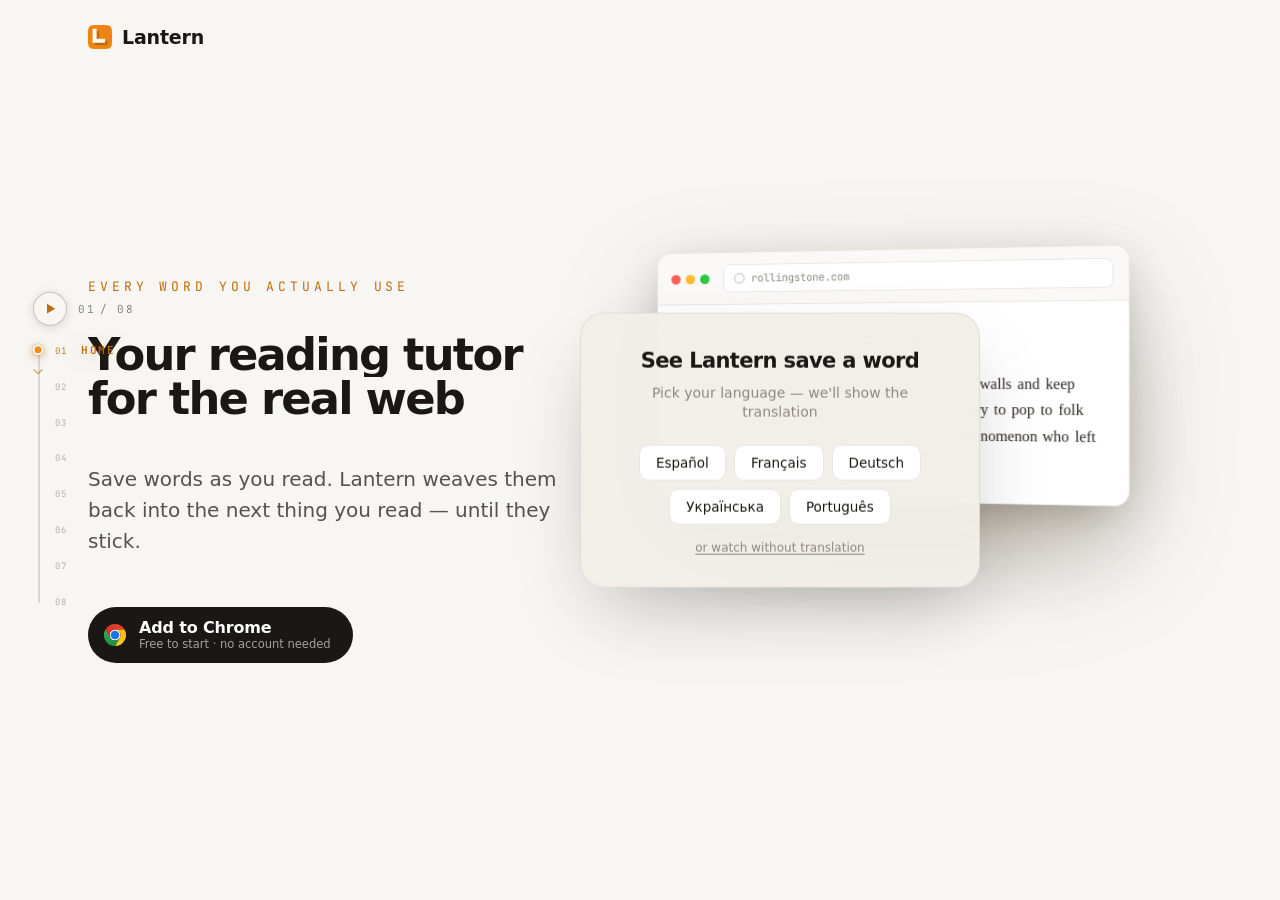
<file: src/index.html>
<!DOCTYPE html>
<html lang="en">
<head>
<meta charset="UTF-8" />
<meta name="viewport" content="width=device-width, initial-scale=1.0" />
<title>Lantern — Learn Languages While You Read</title>
<meta name="description" content="Lantern turns any page you read into a language lesson — hard words glossed, passages simplified, the page talks back, every word quizzed until it sticks." />
<link rel="canonical" href="https://withlantern.ai/" />
<meta name="robots" content="index, follow, max-image-preview:large" />
<meta name="theme-color" content="#f5f0e8" />
<!-- Open Graph -->
<meta property="og:type" content="website" />
<meta property="og:url" content="https://withlantern.ai/" />
<meta property="og:site_name" content="Lantern" />
<meta property="og:locale" content="en_US" />
<meta property="og:title" content="Lantern — Learn Languages While You Read" />
<meta property="og:description" content="Your reading tutor for the real web — turn any page into a language lesson. Glossed, simplified, translated, discussed, and quizzed until the words stick." />
<meta property="og:image" content="https://withlantern.ai/og-image.png" />
<meta property="og:image:width" content="1200" />
<meta property="og:image:height" content="630" />
<meta property="og:image:alt" content="Lantern reading a web article — hard words glossed into your language as you read." />
<!-- Twitter -->
<meta name="twitter:card" content="summary_large_image" />
<meta name="twitter:title" content="Lantern — Learn Languages While You Read" />
<meta name="twitter:description" content="Your reading tutor for the real web — every page becomes a language lesson." />
<meta name="twitter:image" content="https://withlantern.ai/og-image.png" />
<meta name="twitter:image:alt" content="Lantern reading a web article — hard words glossed into your language as you read." />
<link rel="icon" type="image/svg+xml" href="lantern-icon-orange.svg" />
<!-- Structured data: Chrome extension is a SoftwareApplication -->
<script type="application/ld+json">
{
  "@context": "https://schema.org",
  "@type": "SoftwareApplication",
  "name": "Lantern",
  "applicationCategory": "EducationalApplication",
  "operatingSystem": "Chrome",
  "browserRequirements": "Requires Google Chrome",
  "url": "https://withlantern.ai/",
  "description": "Lantern is a Chrome extension that turns any page you read into a language lesson — hard words glossed, passages simplified, the page talks back, and every word is quizzed until it sticks.",
  "offers": { "@type": "Offer", "price": "0", "priceCurrency": "USD" }
}
</script>
<link rel="preconnect" href="https://fonts.googleapis.com" />
<link rel="preconnect" href="https://fonts.gstatic.com" crossorigin />
<link rel="preconnect" href="https://api.fontshare.com" crossorigin />
<link href="https://api.fontshare.com/v2/css?f[]=general-sans@400,500,600,700&display=swap" rel="stylesheet" />
<link href="https://fonts.googleapis.com/css2?family=JetBrains+Mono:wght@400;500;600&display=swap" rel="stylesheet" />
<link href="lantern-v3.css" rel="stylesheet" />
<style>
/* ===== HERO PHASE 2 ===== */

#hero .hero-stage { transition: transform 0.8s cubic-bezier(.4,0,.2,1); }
/* phase 2: wider browser slides left so its right edge stays on-screen */
body.hero-p2 #hero .hero-stage { transform: translateX(-5vw); }
/* P3 holds the stage exactly where P2 left it — the in-browser text is the SAME
   words (page-en → tr-page), so any stage shift here reads as that text jumping.
   Only the affordance (words → sentences) and the left copy change. */
body.hero-p3 #hero .hero-stage { transform: translateX(-5vw); }
/* P4: shift right + rise — browser moves noticeably between phases */
body.hero-p4 #hero .hero-stage { transform: translateX(calc(-5vw + 1.5%)) translateY(-28px); }
/* P5: shift left + drop */
body.hero-p5 #hero .hero-stage { transform: translateX(calc(-5vw - 4.5%)) translateY(12px); }

#hero .browser {
  position: relative;                /* tpanel + discuss dock anchor to the browser viewport */
  transform: perspective(1300px) rotateY(-4.4deg) scale(0.9);
  transform-origin: 50% 50%;
  transition: transform 0.8s cubic-bezier(.4,0,.2,1), box-shadow 0.6s ease;
}
/* tr-active: the browser holds still on ALL viewports — only the riser sentence
   card gets the 3D pop. Shadow stays neutral. */
body.hero-p3 #hero.tr-active .browser {
  transform: perspective(1300px) rotateY(0deg) !important;   /* flat — same pose as P2, browser holds still */
  box-shadow: inherit;
}
#hero .browser,
body.hero-p2 #hero .browser,
body.hero-p3 #hero .browser,
body.hero-p4 #hero .browser {
  width: min(593px, 41.1vw) !important;
  max-width: none !important;
}
body.hero-p2 #hero .browser { transform: perspective(1300px) rotateY(0deg) !important; }
body.hero-p3 #hero .browser { transform: perspective(1300px) rotateY(0deg) !important; }   /* flat, same as P2 — text doesn't tilt on the P2→P3 swap */
body.hero-p4 #hero .browser { transform: perspective(1300px) rotateY(0deg) !important; }   /* flat — same pose as Immerse, the frame doesn't tilt on the swap */
/* DISCUSS morph: once the chat dock is open (disc-open), the browser eases LEFT to
   become the left-hand backdrop object while the chat floats near screen-centre —
   applied on .browser (not the stage) so the stage-anchored dock holds still */
body.hero-p4.disc-open #hero .browser { transform: perspective(1300px) rotateY(0deg) translateX(-72px) !important; }
body.hero-p5 #hero .browser { transform: perspective(1300px) rotateY(0deg) !important; }   /* flat — same pose as Immerse */

#hero .hero-copy {
  transition: opacity 0.5s ease, transform 0.65s cubic-bezier(.4,0,.2,1);
}
body.hero-p2 #hero .hero-copy {
  opacity: 0;
  transform: translateX(-100px);
  pointer-events: none;
}

#hero .hw-card { transition: transform 0.45s cubic-bezier(.4,0,.2,1), opacity 0.35s ease; }
body.hero-p2 #hero .hw-card  { opacity: 0 !important; pointer-events: none; }
#hero .hw-card .wordcard { transform: rotate(var(--rot, 0deg)); }
/* big word-cards drift gently in the air once they settle (overrides lantern-v3.css, which pinned them static) */
#hero .hw-card.rested { animation: card-bob var(--cbdur, 4.6s) ease-in-out infinite; animation-delay: var(--cbdel, 0s); }
/* transitions live on the base selector so the return direction animates too */
#hero .hw-onboard { transition: opacity 0.3s ease; }
body.hero-p2 #hero .hw-onboard { opacity: 0; pointer-events: none; }
/* lang pill lives in the topbar — persistent (наскрізна): visible across EVERY
   hero phase, not only P3, so a returning visitor can always re-pick the gloss
   language. margin-left:auto pulls it out of the centre and groups it with the
   install pill on the right (logo alone left, controls clustered right). */
.topbar .hw-lang { position: relative; margin-left: auto; margin-right: clamp(14px, 2vw, 26px); opacity: 1; pointer-events: auto; transition: opacity 0.3s ease; }
.topbar { pointer-events: none; }
.topbar .brand, .topbar .hw-lang, .topbar .pill { pointer-events: auto; }
/* topbar content rides the centred .wrap grid (max 1200), NOT the raw gutter —
   so the logo's left edge lands on the hero headline's left edge (208px @1520),
   and the right cluster mirrors it. Background stays full-bleed (left/right:0);
   only the inner padding tracks the wrap inset, collapsing to --gut below 1200. */
.topbar { padding-left:  max(var(--gut), calc((100% - var(--maxw)) / 2 + var(--gut)));
          padding-right: max(var(--gut), calc((100% - var(--maxw)) / 2 + var(--gut))); }

#hero .hero-copy   { grid-column: 1; grid-row: 1; }
#hero .hero-stage  { grid-column: 2; grid-row: 1; position: relative; }

#hero .hero-copy-p2 {
  grid-column: 1; grid-row: 1;
  align-self: center; min-width: 0; max-width: 420px;
  opacity: 0; transform: translateY(56px); pointer-events: none;
  transition: opacity 0.6s ease 0.18s, transform 0.72s cubic-bezier(.4,0,.2,1) 0.1s;
}
body.hero-p2 #hero .hero-copy-p2 { opacity: 1; transform: none; pointer-events: auto; }
#hero .hero-copy-p2 .p2-eyebrow,
#hero .hero-copy-p3 .p2-eyebrow,
#hero .hero-copy-p4 .p2-eyebrow {
  font-family: var(--mono, 'JetBrains Mono', monospace);
  font-size: 12px; letter-spacing: .22em; text-transform: uppercase;
  color: var(--amber-deep, #c96b00); margin-bottom: 32px;
}
#hero .hero-copy-p2 h2,
#hero .hero-copy-p3 h2,
#hero .hero-copy-p4 h2 {
  font-weight: 700; letter-spacing: -.035em;
  font-size: clamp(32px, 3.5vw, 50px); line-height: 1.04; margin: 0 0 34px;
}
#hero .hero-copy-p2 .p2-sub,
#hero .hero-copy-p3 .p2-sub,
#hero .hero-copy-p4 .p2-sub {
  font-size: clamp(15px, 1.5vw, 18px); color: var(--ink-70, rgba(26,23,20,.7));
  line-height: 1.58; max-width: 36ch; margin: 0;
}

/* HOME shows only the lead paragraph; this dense 2nd paragraph stays clipped away
   (clip-path + max-height:0) until SIMPLIFY (screen 2), where it reveals and gets
   simplified. overflow:visible lets the simp-dot peek out past the left edge. */
.hero-extra {
  overflow: visible;
  opacity: 0;
  max-height: 0;
  clip-path: inset(0 0 100% 0);
  transition: clip-path 1s cubic-bezier(.4,0,.2,1) 0.12s, opacity 0.65s ease 0.3s, max-height 1s cubic-bezier(.4,0,.2,1) 0.12s;
}
body.hero-p2 .hero-extra {
  clip-path: inset(0 -10px -40px -34px); /* negative left lets dot peek out */
  max-height: 500px;
  opacity: 1;
}

.scroll-cue { transition: opacity 0.3s ease; display: none !important; }
body.hero-p2 .scroll-cue { opacity: 0; }

/* mobile-only bottom nav cluster — hidden on desktop (shown in the ≤920px block) */
.m-navcluster { display: none; }
/* mobile-only relocated CTA clone — hidden on desktop */
.hcta-m { display: none; }
/* responsive visibility helpers */
.m-only { display: none; }
.d-only { display: block; }

/* worddeck: lift at-hero suppression in phase 2 */
body.hero-p2 #worddeck {
  opacity: 1 !important;
  pointer-events: auto !important;
  transition: opacity 0.35s ease, transform 0.5s cubic-bezier(.4,0,.2,1);
}

/* topbar stays transparent through every hero phase — modern floating header,
   no frosted band, no hairline. The controls (dark logo, gloss selector, dark
   pill) read fine on the light hero, and the content sits below the header line. */
body.hero-p2.at-hero .topbar {
  background: transparent !important;
  backdrop-filter: none !important;
  -webkit-backdrop-filter: none !important;
  box-shadow: none !important;
}
body.hero-p2.at-hero .topbar .nav-links {
  opacity: 1 !important; pointer-events: auto !important;
  transition: opacity 0.35s ease 0.2s;
}
body.hero-p2.at-hero .pill {
  opacity: 1 !important; visibility: visible !important;
  pointer-events: auto !important;
  transition: opacity 0.35s ease 0.25s, visibility 0s;
}

/* left nav dots */
.m-dotnav {
  position: fixed; left: 28px; top: 50%; transform: translateY(-50%);
  display: flex; flex-direction: column; gap: 8px; z-index: 200;
}
.m-dot-wrap {
  display: flex; align-items: center; gap: 9px;
  cursor: pointer; background: none; border: none; padding: 0;
}
.m-nav-slot {
  width: 15px; height: 15px; flex-shrink: 0;
  display: flex; align-items: center; justify-content: center;
}
.m-dot {
  width: 7px; height: 7px; border-radius: 50%;
  background: rgba(26,23,20,.25);
  transition: background 0.25s ease;
}
.m-icon {
  width: 15px; height: 15px; display: none;
  fill: var(--amber, #ef8e1c); stroke: var(--amber, #ef8e1c);
  stroke-width: 1; stroke-linecap: round; stroke-linejoin: round;
}
.m-dot-lbl {
  font-family: var(--mono, monospace); font-size: 10px;
  letter-spacing: .12em; text-transform: uppercase;
  color: rgba(26,23,20,.35); white-space: nowrap;
  opacity: 0; transition: color 0.3s ease, opacity 0.2s ease;
}
/* active tab — hide dot, show filled icon */
.m-dot-wrap.on .m-dot { display: none; }
.m-dot-wrap.on .m-icon { display: block; }
.m-dot-wrap.on .m-dot-lbl { color: var(--amber-deep, #c96b00); }
/* hover (non-active) */
.m-dot-wrap:not(.on):hover .m-dot { background: var(--ink, #1a1714); }
.m-dot-wrap:not(.on):hover .m-dot-lbl { color: var(--ink, #1a1714); }

/* === magnetic m-dotnav (mirrors index.html dotnav mechanic) === */
/* cancel the naive full-nav hover; per-dot opacity driven by --m instead */
.m-dotnav:hover .m-dot-lbl { opacity: 0; }
/* lean + swell driven by CSS vars set by JS */
.m-dot-wrap {
  transform: translateX(calc(var(--near, 0) * 6px + var(--m, 0) * 12px));
  transition: transform 0.14s ease-out;
}
.m-dotnav.peek .m-dot-lbl {
  opacity: var(--m, 0);
  transform: none;
  transition: opacity 0.12s, transform 0.14s;
}

/* ═══ desktop bottom deck — council verdict B: the side rail retires; navigation
   moves to a bottom media-player (caption + scrubber + PLAY), built mouse-native
   and as a real focusable slider. Driven through window.LanternPhases. ═══ */
#d-deck { display: none; }
@media (min-width: 921px) {
  .m-dotnav { display: none !important; }            /* side rail retired on desktop */
  .scroll-cue { display: none !important; }          /* deck's PLAY replaces the "scroll" hint */
  /* ═══ DESKTOP LEFT CHAPTER-INDEX RAIL — council verdict "The Wick" ═══
     all 8 screens stacked top→bottom, threaded by an amber wick whose lit
     bead rides to the current chapter; the active name glows as if lit by the
     lantern. Replaces the old bottom media-player. (named-list 6/7,
     odometer 5/7, full-height 5/7, chevron hint 7/7, PLAY kept 7/7) */
  #d-deck {
    position: fixed; left: clamp(18px, 2.6vw, 42px); top: 50%;
    transform: translateY(-50%);
    z-index: 71; pointer-events: none;                /* children re-enable */
    display: flex; flex-direction: column; align-items: flex-start; gap: 16px;
    transition: opacity .4s ease;
  }
  body.ph-cta #d-deck { opacity: 0; pointer-events: none; }   /* clear the install screen */

  /* (head) PLAY + odometer phase counter */
  .d-head { display: flex; align-items: center; gap: 11px; pointer-events: auto; }
  .d-count {
    font-family: var(--mono, monospace); font-size: 11px; letter-spacing: .16em;
    color: var(--ink, #1a1714); opacity: .5; line-height: 1; display: inline-flex; gap: .35em;
  }
  .d-count .d-cn { display: inline-block; font-variant-numeric: tabular-nums; }
  .d-count .d-cn.roll { animation: d-roll .42s cubic-bezier(.3,.1,.25,1); }
  @keyframes d-roll { 0% { transform: translateY(-72%); opacity: 0; } 100% { transform: none; opacity: 1; } }

  .d-playbtn {
    pointer-events: auto; flex-shrink: 0;
    width: 34px; height: 34px; border-radius: 50%;
    border: 1.5px solid rgba(26,23,20,.22); box-sizing: border-box;
    background: var(--paper, #f7f6f3); box-shadow: 0 2px 10px rgba(26,23,20,.14);
    display: flex; align-items: center; justify-content: center; padding: 0;
    cursor: pointer; transition: border-color .18s, background .18s, transform .12s;
  }
  .d-playbtn:hover { border-color: rgba(26,23,20,.42); }
  .d-playbtn:active { transform: scale(.92); }
  .d-playbtn:focus-visible { outline: 2px solid var(--amber, #ef8e1c); outline-offset: 3px; }
  .d-playbtn svg { width: 18px; height: 18px; fill: var(--amber-deep, #c96b00); }
  .d-playbtn .ic-stop { display: none; }
  .d-playbtn.playing { border-color: var(--amber, #ef8e1c); background: rgba(239,142,28,.10); }
  .d-playbtn.playing .ic-play { display: none; }
  .d-playbtn.playing .ic-stop { display: block; }

  /* (rail) the chapter index — all 8 screens, threaded by the amber "wick" */
  .d-rail {
    position: relative; display: flex; flex-direction: column;
    gap: clamp(13px, 2.2vh, 26px); padding-left: 22px; pointer-events: auto;
  }
  .d-wick { position: absolute; left: 5px; top: 6px; bottom: 6px; width: 1.5px;
            background: rgba(26,23,20,.14); border-radius: 2px; }
  .d-wick-fill { position: absolute; left: 5px; top: 6px; width: 1.5px; height: 0;
                 background: linear-gradient(180deg, rgba(239,142,28,.5), var(--amber, #ef8e1c));
                 border-radius: 2px; transition: height .42s cubic-bezier(.3,.1,.25,1); }
  .d-bead { position: absolute; left: 5px; top: 0; width: 11px; height: 11px; border-radius: 50%;
            transform: translate(-50%, -50%); background: var(--amber, #ef8e1c);
            border: 2.5px solid var(--paper, #f7f6f3);
            box-shadow: 0 0 0 1px rgba(26,23,20,.10), 0 2px 8px rgba(201,107,0,.55);
            transition: top .42s cubic-bezier(.3,.1,.25,1); }

  .d-chap { position: relative; display: flex; align-items: baseline; gap: 9px;
            background: none; border: none; padding: 1px 0; margin: 0; cursor: pointer;
            font-family: var(--mono, monospace); text-align: left;
            -webkit-tap-highlight-color: transparent; }
  .d-chap-num { font-size: 9px; letter-spacing: .08em; color: var(--ink, #1a1714); opacity: .3;
                min-width: 15px; font-variant-numeric: tabular-nums; font-style: normal;
                transition: opacity .3s ease, color .3s ease; }
  /* names stay hidden — the 8 numbered ticks already carry the depth. Only the
     active chapter is named; the rest fade in on hover (TOC-style reveal). */
  .d-chap-name { font-size: 11px; letter-spacing: .13em; text-transform: uppercase;
                 color: var(--ink, #1a1714); opacity: 0; white-space: nowrap;
                 transition: opacity .35s ease, color .35s ease,
                             transform .42s cubic-bezier(.3,.1,.25,1), text-shadow .35s ease; }
  .d-chap:hover .d-chap-name { opacity: .6; }
  .d-chap:focus-visible { outline: 2px solid var(--amber, #ef8e1c); outline-offset: 3px; border-radius: 4px; }
  .d-chap:focus-visible .d-chap-name { opacity: .6; }   /* keyboard reveal mirrors hover */
  .d-chap.passed .d-chap-num { opacity: .5; color: var(--amber-deep, #c96b00); }
  .d-chap.on .d-chap-num { opacity: .9; color: var(--amber-deep, #c96b00); }
  .d-chap.on .d-chap-name { opacity: 1; color: var(--amber-deep, #c96b00); font-weight: 600;
                            transform: translateX(2px); text-shadow: 0 0 18px rgba(239,142,28,.5); }

  /* first-timer cue (council option B): a lone down-chevron sat ON the wick, just
     under the lit bead — reads as "the light keeps going down the rail." No label:
     the arrow says it. Top set by JS to the gap under the active row; shown on HOME,
     fades + stops bobbing once they move. */
  .d-hint { position: absolute; left: -3px; pointer-events: none;   /* chevron centre lands on the wick (x=5px) */
            display: flex; opacity: 0; transition: opacity .5s ease;
            animation: d-bob 1.7s ease-in-out infinite; animation-play-state: paused; }
  .d-hint.show { opacity: .55; animation-play-state: running; }
  .d-hint svg { width: 16px; height: 16px; stroke: var(--amber-deep, #c96b00);
                fill: none; stroke-width: 2.2; stroke-linecap: round; stroke-linejoin: round; }
  @keyframes d-bob { 0%, 100% { transform: translateY(0); } 50% { transform: translateY(3px); } }

  @media (prefers-reduced-motion: reduce) {
    .d-wick-fill, .d-bead, .d-chap-name { transition: none; }
    .d-hint { animation: none; }
    .d-count .d-cn.roll { animation: none; }
  }
}

/* hero simplify dot: fade in after text is visible; on hover it eases up a touch
   (smooth, no bounce). transform MUST be in this transition list — this id rule
   overrides .simp-dot's own transform transition from lantern-v3.css, so without
   it the hover scale would snap instantly. */
#hero-simp-dot {
  opacity: 0; pointer-events: none;
  transition: opacity 0.35s ease 1s,
              transform 0.3s cubic-bezier(.25,.8,.35,1),
              box-shadow 0.3s ease, background 0.3s ease;
}
body.hero-p2 #hero-simp-dot { opacity: 1; pointer-events: auto; }
/* …but never in P3/P4 (hero-p2 stays on body there): the dot is invisible yet an explicit
   pointer-events:auto re-enables hit-testing through the page-en's pointer-events:none */
body.hero-p3 #hero-simp-dot { pointer-events: none !important; }
/* hover the dot → light amber wash hints "this paragraph will simplify",
   and the dot itself scales up smoothly */
#hero .sv-para.simp { border-radius: 9px; transition: background 0.25s ease; }
#hero .sv-para.simp:has(#hero-simp-dot:hover) { background: rgba(239,142,28,0.10); }
#hero-simp-dot:hover { transform: translate(-50%,-50%) scale(1.35); }

/* reading-level badge — a single chip pinned to the toolbar's top-right CORNER.
   It pops in showing C1 (the dense level), then the card FLIPS over to reveal B2.
   left/bottom:auto override lantern-v3.css's base .simp-level (left:50%, bottom:-28px),
   which would otherwise stretch this box across half the toolbar. */
.browser .url { position: relative; }
.browser .bbar { position: relative; }
.browser .simp-level {
  position: absolute; right: 24px; top: 50%; left: auto; bottom: auto;
  display: block; width: 34px; height: 22px;
  transform-origin: right center;
  opacity: 0; transform: translateY(-50%) scale(.5);
  transition: opacity .3s ease, transform .5s cubic-bezier(.2,1.12,.3,1);
  pointer-events: none; z-index: 4;
  perspective: 240px;                 /* gives the flip its depth */
}
.browser .simp-level.show { opacity: 1; transform: translateY(-50%) scale(1); }

/* the flipping card: two faces back-to-back, rotated on rolled */
.browser .simp-level .sl-flip {
  position: relative; width: 100%; height: 100%;
  transform-style: preserve-3d;
  transition: transform .62s cubic-bezier(.4,.05,.2,1);
}
.browser .simp-level.rolled .sl-flip { transform: rotateY(180deg); }
.browser .simp-level .sl-face {
  position: absolute; inset: 0;
  display: flex; align-items: center; justify-content: center;
  font-family: var(--mono,'JetBrains Mono',monospace);
  font-size: 10.5px; font-weight: 700; letter-spacing: .04em;
  border-radius: 7px;                 /* rounded-rect corners, matching the CEFR chips on the MY VOCAB cards */
  backface-visibility: hidden; -webkit-backface-visibility: hidden;
}
/* front = C1 (dense), amber */
.browser .simp-level .sl-front {
  color: var(--amber-deep,#c96b00); background: rgba(176,106,44,.10);
  border: 1px solid rgba(176,106,44,.3);
}
/* back = B2 (your level), green — pre-rotated so it faces out after the flip */
.browser .simp-level .sl-back {
  color: #fff; background: var(--green,#5a9e5f); border: 1px solid var(--green,#5a9e5f);
  transform: rotateY(180deg);
}
.browser .simp-level.rolled.pulse .sl-back { animation: slpulse .72s ease; }

/* ===== HERO PHASE 3 — Translate ===== */

/* All three article layers stay position:absolute — simultaneous crossfade, no layout shifts */
#hero .browser .page { min-height: 220px; overflow: hidden; transition: min-height 1s cubic-bezier(.4,0,.2,1) 0.12s; }
/* P2: browser expands smoothly as the 2nd paragraph reveals — min-height drives height, pages stay absolute */
body.hero-p2 #hero .browser .page { min-height: 340px; }

#hero .page-en {
  position: absolute; top: 0; left: 0; right: 0;
  overflow: visible;
  transition: opacity 0.26s ease;
}
body.hero-p3 #hero .page-en { opacity: 0; pointer-events: none; transition: opacity 0.20s ease; }

/* translation page */
#hero .tr-page {
  position: absolute; top: 0; left: 0; right: 0;
  padding: 26px 32px;
  opacity: 0; pointer-events: none;
  transition: opacity 0.26s ease, padding-right 0.45s cubic-bezier(.34,.1,.64,1);
}
body.hero-p3 #hero .tr-page { opacity: 1; pointer-events: auto; transition: opacity 0.34s ease, padding-right 0.45s cubic-bezier(.34,.1,.64,1); }

/* layer-swap must not move text: .hl and .sel carry 3px side padding, pulled
   back with negative margins so both layers flow exactly like plain text —
   P2→P3 changes the affordance, never the position */
#hero .page-en .hl { margin: 0 -3px; }
#hero .tr-page .sel { margin: -1px -3px; }

/* p2 copy exits */
body.hero-p3 #hero .hero-copy-p2 { opacity: 0; transform: translateX(-120px); pointer-events: none; }

/* browser stays at p2 position — hero-stage inherits hero-p2 transform */

/* browser nudges left when the translate panel opens, giving it room */
body.hero-p3 #hero.panel-open .hero-stage { transform: translateX(calc(-5vw - 36px)); }

/* p3 copy slides in */
#hero .hero-copy-p3 {
  grid-column: 1; grid-row: 1;
  align-self: center; min-width: 0;
  opacity: 0; transform: translateY(48px); pointer-events: none;
  transition: opacity 0.6s ease 0.28s, transform 0.72s cubic-bezier(.4,0,.2,1) 0.18s;
}
body.hero-p3 #hero .hero-copy-p3 { opacity: 1; transform: none; pointer-events: auto; }

/* translate card: a compact popup that pops out next to the sentence.
   It is reparented to <body> on init so position:fixed resolves against the
   viewport (the hero-stage carries a transform, which would otherwise become
   the containing block). left/top come from the live sentence rect in JS;
   transform-origin (--tc-ox / --tc-oy) points the pop toward the text. */
/* .tcard = the fixed-positioned, gently-floating shell (left/top set in JS).
   The float lives here as a transform animation; the one-time pop-in lives on
   .tc-pop inside — two elements so the two transforms never fight. The card
   floats on its own gentle cycle while, in Translate, the page browser is frozen
   (see the rule below) — so the card is the ONLY thing moving, not the reverse. */
.tcard {
  position: fixed; left: 0; top: 0; z-index: 60;
  width: 343px; max-width: min(374px, 86vw);
  pointer-events: none;
  animation: tcbob 4.5s ease-in-out infinite;
}
@keyframes tcbob { 0%, 100% { transform: translateY(0); } 50% { transform: translateY(-4px); } }
/* Translate = the card is the live element: freeze the browser's bob so it sits
   dead still and only the card floats (the opposite of every other phase). */
body.hero-p3 #hero .floatwrap { animation: none !important; transform: none !important; }

.tc-pop {
  background: rgba(255,255,255,.94);
  -webkit-backdrop-filter: blur(16px) saturate(1.4);
  backdrop-filter: blur(16px) saturate(1.4);
  border: 1px solid var(--line);
  border-radius: 15px;
  box-shadow: 0 26px 54px -22px rgba(26,23,20,.42), 0 6px 16px -10px rgba(26,23,20,.16);
  overflow: hidden;
  font-family: var(--sans);
  opacity: 0;
  transform: translateY(7px) scale(.95);
  transform-origin: var(--tc-ox, 24px) var(--tc-oy, 0%);
  transition: opacity 0.2s ease, transform 0.44s cubic-bezier(.2,1.05,.3,1), height 0.42s cubic-bezier(.3,.82,.32,1);
}
.tcard.show .tc-pop { opacity: 1; transform: none; pointer-events: auto; }
/* the demo pointer that flies in to "click" the sentence open — viewport-fixed so
   it tracks the live sentence rect (reuses .hw-cursor visuals; hidden ≤1000px) */
.hw-cursor.tr-cursor { position: fixed; z-index: 62; }
/* switching sentences: the card glides to the new spot (and stretches its height
   in JS) instead of fade-repopping */
.tcard.tc-gliding { transition: left 0.42s cubic-bezier(.3,.82,.32,1), top 0.42s cubic-bezier(.3,.82,.32,1); }

/* header bar: a warm strip with the translate glyph + language direction */
.tc-bar {
  display: flex; align-items: center; gap: 7px;
  padding: 9px 14px;
  background: var(--paper-2, #f1efe9);
  border-bottom: 1px solid var(--line-soft);
}
.tc-glyph { width: 15px; height: 15px; color: var(--amber, #ef8e1c); display: flex; }
.tc-glyph svg { width: 15px; height: 15px; }
.tc-title {
  font-family: var(--mono, monospace); font-size: 10px; font-weight: 600;
  letter-spacing: .15em; text-transform: uppercase; color: var(--ink-70, #5c574f);
}
/* pin + close — top-right of the card; need their own pointer-events since .tcard is none */
.tc-pin, .tc-close {
  flex-shrink: 0; padding: 0;
  display: flex; align-items: center; justify-content: center;
  width: 20px; height: 20px;
  border: none; border-radius: 6px; background: transparent; cursor: pointer;
  color: var(--ink-45, #8d877e); pointer-events: auto;
  transition: background .18s ease, color .18s ease;
}
.tc-pin { margin-left: auto; }   /* the pin opens the right-side cluster */
.tc-pin:hover, .tc-close:hover { background: rgba(26,23,20,.08); color: var(--ink, #1a1714); }
.tc-pin.pinned { color: var(--amber, #ef8e1c); background: rgba(239,142,28,.12); }
.tc-pin svg { width: 14px; height: 14px; }
.tc-pin.pinned svg path:last-child { fill: currentColor; }
.tc-close svg { width: 13px; height: 13px; }
/* language direction — moved to a footer strip at the bottom of the card */
.tc-foot {
  display: flex; align-items: center; justify-content: flex-end;
  padding: 8px 15px; border-top: 1px solid var(--line-soft);
}
.tc-lang {
  font-family: var(--mono, monospace); font-size: 10px; font-weight: 600;
  letter-spacing: .12em; text-transform: uppercase; color: var(--ink-45, #8d877e);
}
.tc-body { padding: 13px 15px 15px; }
.tc-src {
  font-size: 13px; line-height: 1.5; color: var(--ink-45, #8d877e);
  display: -webkit-box; -webkit-box-orient: vertical; -webkit-line-clamp: 2; overflow: hidden;
}
.tc-rule { height: 1px; background: var(--line-soft); margin: 11px 0; }
.tc-tgt { font-size: 15px; line-height: 1.55; color: var(--ink, #1a1714); }
.tc-tgt .tw {
  display: inline-block; opacity: 0; transform: translateY(6px);
  animation: twWave 0.5s cubic-bezier(.2,.7,.2,1) both;
}

/* "go next" pill — sits under the card; left/top set in JS, fades in + gently
   bobs once the translation has played. Click (or scroll) → next screen. */
.tc-next {
  position: fixed; left: 0; top: 0; z-index: 60;
  display: inline-flex; align-items: center; gap: 7px;
  padding: 9px 17px;
  font-family: var(--sans); font-size: 13px; font-weight: 600; letter-spacing: .01em;
  color: var(--ink, #1a1714);
  background: rgba(255,255,255,.94);
  -webkit-backdrop-filter: blur(16px) saturate(1.4); backdrop-filter: blur(16px) saturate(1.4);
  border: 1px solid var(--line); border-radius: 999px;
  box-shadow: 0 12px 26px -14px rgba(26,23,20,.42), 0 2px 8px -4px rgba(26,23,20,.16);
  cursor: pointer;
  opacity: 0; transform: translateY(6px);
  /* NOTE: no `transform` in the transition — the bob + press keyframes own
     transform; a .4s transform transition would fight the keyframes at every
     bob→press handoff and make the auto-press jitter instead of depress cleanly */
  transition: opacity .3s ease, box-shadow .2s ease;
  pointer-events: none;
}
.tc-next.show { opacity: 1; pointer-events: auto; animation: tcNextBob 2.4s ease-in-out infinite; }
.tc-next:hover { box-shadow: 0 14px 30px -14px rgba(26,23,20,.5), 0 2px 8px -4px rgba(26,23,20,.18); }
.tc-next .arr { color: var(--amber, #ef8e1c); font-weight: 700; transition: transform .25s ease; }
.tc-next:hover .arr { transform: translateX(3px); }
@keyframes tcNextBob { 0%, 100% { transform: translateY(0); } 50% { transform: translateY(-3px); } }
/* tactile press: a quick depress + amber ripple — fires on click and (under PLAY)
   as the visible cause of the auto-advance. Overrides the bob while it plays. */
.tc-next.press { animation: tcNextPress .28s ease; }
/* translateY(0) is pinned at every stop so the handoff back to the bob (which
   also rests at translateY(0)) is seamless — only `scale` moves during the press */
@keyframes tcNextPress {
  0%   { transform: translateY(0) scale(1);   box-shadow: 0 12px 26px -14px rgba(26,23,20,.42), 0 0 0 0 rgba(239,142,28,.5); }
  32%  { transform: translateY(0) scale(.93); box-shadow: 0 6px 14px -10px rgba(26,23,20,.4), 0 0 0 4px rgba(239,142,28,.32); }
  100% { transform: translateY(0) scale(1);   box-shadow: 0 12px 26px -14px rgba(26,23,20,.42), 0 0 0 12px rgba(239,142,28,0); }
}
/* under PLAY the pill is auto-pressed (not waiting for a click), so the idle bob
   serves no purpose — and its mid-cycle handoff into/out of the press read as a
   strange one-off jitter. Hold it still: no bob, just the clean depress. */
.tc-next.show.still { animation: none; transform: translateY(0); }
.tc-next.show.still.press { animation: tcNextPress .28s ease; }
@media (prefers-reduced-motion: reduce) { .tc-next.show { animation: none; } }
/* the chat is tall on phones — its "next" cue would land in the bottom cards +
   scrubber. Mobile already walks on via the scrubber, so hide it there. */
@media (max-width: 920px) { #hero-disc-next, #hero-home-next, #hero-prac-next, #hero-simp-next, #hero-tc-next { display: none !important; } }

/* ===== HERO PHASE 3.5 — Immersion (read the whole article in your language) =====
   Builds on the Translate browser. The article is a 3D flip card: the front face
   is English with our saved words in blue; the ↻ control flips it once and the
   back face shows the same article in the chosen gloss language, our words in
   violet. The article "stays English" everywhere else — this is the one screen
   that reads it through. */
#hero .imm-page {
  position: absolute; top: 0; left: 0; right: 0;
  padding: 26px 32px; perspective: 1400px;
  opacity: 0; pointer-events: none; transition: opacity 0.28s ease;
}
body.hero-imm #hero .imm-page { opacity: 1; pointer-events: auto; }
/* immersion owns the article surface — the translate layer steps aside */
body.hero-imm #hero .tr-page { opacity: 0 !important; pointer-events: none; }

#hero .imm-surface { position: relative; min-height: 196px; }
#hero .imm-face { top: 0; left: 0; right: 0; }
#hero .imm-front { position: relative; }
#hero .imm-back  { position: absolute; opacity: 0; pointer-events: none; }
/* per-word morph — each word transitions as a unit */
#hero .imm-word { display: inline-block; transition: opacity 0.22s ease, transform 0.27s cubic-bezier(.2,.8,.2,1); }
#hero .imm-face.imm-out .imm-word { opacity: 0; transform: translateY(-7px); }
#hero .imm-face.imm-in  .imm-word { opacity: 0; transform: translateY(7px); transition: none; }
#hero .imm-title { font-family: 'General Sans', sans-serif; font-weight: 700; font-size: 21px; margin: 0 0 14px; text-align: center; }
#hero .imm-p  { margin: 0; }
#hero .imm-p.imm-p2 { margin: 18px 0 0; }
/* our saved words, marked on both faces — blue in English, violet once translated */
#hero .imm-w { border-radius: 4px; padding: 0 3px; transition: background .25s, color .25s; }
#hero .imm-front .imm-w { background: #e3edfd; color: #2f6fd6; }
#hero .imm-back  .imm-w { background: #efe4fb; color: #7b46cf; }
#hero .tr-page   .imm-w { background: #e3edfd; color: #2f6fd6; }

/* ↻ flip control — reuses the in-browser pill; bottom-right like Discuss */
#hero-imm-fab {
  opacity: 0; transform: translateY(10px); pointer-events: none; z-index: 6;
  transition: opacity 0.3s ease, transform 0.38s cubic-bezier(.2,.85,.25,1);
  border-radius: 999px;
}
#hero-imm-fab.show { opacity: 1; transform: none; pointer-events: auto; }
#hero-imm-fab.press { transform: scale(.93); transition: transform 0.12s ease; }
#hero-imm-fab.gone  { opacity: 0; transform: scale(.9); pointer-events: none; transition: opacity 0.22s ease, transform 0.25s ease; }
#hero-imm-fab .dc-ico { color: var(--amber-deep, #c96b00); }
/* the icon spins with the page each way it swaps (forward into your language,
   back into English) */
#hero-imm-fab .dc-ico svg { transition: transform 1s cubic-bezier(.52,0,.18,1); }
body.imm-flipped #hero-imm-fab .dc-ico svg { transform: rotate(360deg); }

/* Immersion copy — slides in from the right like the other phase copies */
#hero .hero-copy-imm {
  grid-column: 1; grid-row: 1; align-self: center; min-width: 0; max-width: 420px;
  opacity: 0; transform: translateX(120px); pointer-events: none;
  transition: opacity 0.6s ease 0.12s, transform 0.72s cubic-bezier(.4,0,.2,1) 0.08s;
}
body.hero-imm #hero .hero-copy-imm { opacity: 1; transform: none; pointer-events: auto; }
body.hero-imm #hero .hero-copy-p3  { opacity: 0; transform: translateX(-120px); pointer-events: none; }
#hero .hero-copy-imm .p2-eyebrow {
  font-family: var(--mono, 'JetBrains Mono', monospace);
  font-size: 12px; letter-spacing: .22em; text-transform: uppercase;
  color: var(--amber-deep, #c96b00); margin-bottom: 32px;
}
#hero .hero-copy-imm h2 { font-weight: 700; letter-spacing: -.035em; font-size: clamp(32px, 3.5vw, 50px); line-height: 1.04; margin: 0 0 34px; }
#hero .hero-copy-imm .p2-sub { font-size: clamp(15px, 1.5vw, 18px); color: var(--ink-70, rgba(26,23,20,.7)); line-height: 1.58; max-width: 36ch; margin: 0; }

@media (max-width: 920px) {
  #hero .hero-copy-imm { grid-column: 1 !important; grid-row: 1 !important; width: 90vw !important; max-width: none !important; margin-left: auto !important; margin-right: auto !important; padding: 0; min-width: 0; align-self: end !important; transform: none; }
  body.hero-imm #hero .hero-copy-imm { transform: translateY(-12px); }
  #hero .hero-copy-imm h2 { display: block !important; white-space: normal; font-size: clamp(20px, 5.6vw, 28px) !important; margin-bottom: 0; line-height: 1.14; font-weight: 700; }
  #hero .hero-copy-imm .p2-eyebrow { font-size: 10px; letter-spacing: .18em; margin-bottom: 8px; }
  #hero .hero-copy-imm .p2-sub { display: -webkit-box !important; -webkit-box-orient: vertical; -webkit-line-clamp: 3; overflow: hidden; margin: var(--m-vgap) auto 0 !important; max-width: none; font-size: 17px !important; line-height: 1.45; }
  #hero-imm-next { display: none !important; }
  body.hero-imm #hero .browser .page { min-height: 380px !important; }
  /* Immerse reads at the SAME size as the other article screens. The old shrink
     (15px title / 12.5px body) existed only because the window was a FIXED, height-
     capped box that clipped the longer gloss languages — but fitMobileBrowser() now
     sizes the window to its content, so there's nothing to fit-to-shrink. (Very long
     languages may clip a line off the bottom-anchored title — by design, never the
     payoff.) Matches .page-en: title 20px, body 14px, padding 18/20/26. */
  #hero .imm-page { padding: 18px 20px 26px !important; }
  #hero .imm-title { font-size: 20px !important; margin: 0 0 12px !important; }
  #hero .imm-p { font-size: 14px !important; line-height: 1.6 !important; }
  #hero .imm-p.imm-p2 { margin: 14px 0 0 !important; }
  body.hero-imm #hero .imm-surface { min-height: auto !important; }
}

/* IMMERSE layout swap (desktop only): browser moves left, copy text moves right.
   Practice (p5) and Discuss (p4) inherit the SAME layout so the browser window
   stays glued in place across Immerse → Practice → Discuss — only the in-window
   content and the right-hand copy swap. No column jump between these screens. */
@media (min-width: 921px) {
  body.hero-imm #hero .hero-inner,
  body.hero-p4 #hero .hero-inner,
  body.hero-p5 #hero .hero-inner { grid-template-columns: minmax(0, 1fr) minmax(0, 0.82fr); }
  body.hero-imm.hero-p3 #hero .hero-stage,
  body.hero-p4 #hero .hero-stage,
  body.hero-p5 #hero .hero-stage { grid-column: 1; transform: none; }
  body.hero-imm #hero .hero-copy-imm,
  body.hero-p4 #hero .hero-copy-p4,
  body.hero-p5 #hero .hero-copy-p5 { grid-column: 2; }
  body.hero-imm #hero .browser .page { min-height: 400px; }
}
body.hero-imm #hero .imm-surface { min-height: 240px; }

/* ===== HERO PHASE 4 — Discuss (the page talks back) =====
   The floating tilted chat is retired: a side panel docks INSIDE the browser
   frame, flush under the toolbar — the exact shape of a real Chrome side
   panel. The article stays visible on the left as grounding. */

/* p3 copy exits, p4 copy slides in — mirror of the p2->p3 swap */
body.hero-p4 #hero .hero-copy-p3 { opacity: 0; transform: translateX(-120px); pointer-events: none; }
#hero .hero-copy-p4 {
  grid-column: 1; grid-row: 1;
  align-self: center; min-width: 0;
  opacity: 0; transform: translateX(-32px); pointer-events: none;
  transition: transform 0.55s cubic-bezier(.4,0,.2,1) 0.15s;
}
body.hero-p4 #hero .hero-copy-p4 { opacity: 1; transform: none; pointer-events: auto; }

/* the translate sentences go quiet — P4 reads the article, doesn't translate it */
body.hero-p4 #hero .tr-page .sel { pointer-events: none; }
#hero.panel-open .tr-page .sel { pointer-events: none; }

/* this headline runs one word longer than its siblings — a notch smaller
   keeps "The page talks back." clear of the window's left edge */
#hero .hero-copy-p4 h2 { font-size: clamp(34px, 3.4vw, 48px); }

/* the vocab deck stays on screen in P4 — the "word used" spark flies to it
   and its progress ring ticks up */

/* "Discuss the article" pill — bottom-right of the page, like the real extension */
#hero-disc-fab {
  opacity: 0; transform: translateY(10px); pointer-events: none; z-index: 6;
  transition: opacity 0.3s ease, transform 0.38s cubic-bezier(.2,.85,.25,1);
  border-radius: 999px;
}
#hero-disc-fab.show  { opacity: 1; transform: none; pointer-events: auto; }
#hero-disc-fab.press { transform: scale(.93); transition: transform 0.12s ease; }
#hero-disc-fab.gone  { opacity: 0; transform: scale(.9); pointer-events: none; transition: opacity 0.22s ease, transform 0.25s ease; }

/* the chat popup sits flush under the toolbar at the right of the browser frame.
   Height is auto so the dock grows to fit its content without any internal scroll. */
#hero-dock {
  position: absolute; top: 56px; left: 285px; width: 308px; z-index: 7;
  max-height: calc(100% - 66px);
  background: #fff; border: 1px solid var(--line); border-radius: 14px;
  box-shadow: 0 26px 48px -20px rgba(26,23,20,.30), 0 8px 18px -10px rgba(26,23,20,.14);
  display: flex; flex-direction: column; overflow: hidden;
  opacity: 0; transform: translateX(-18px) scale(.97);
  transform-origin: top left;            /* floats near screen-centre, slightly left; the browser eases left behind it */
  transition: opacity 0.25s ease, transform 0.38s cubic-bezier(.2,.85,.25,1);
  pointer-events: none;
}
#hero-dock.show { opacity: 1; transform: none; pointer-events: auto; }
#hero-dock .cw-body  { flex: 1 1 auto; min-height: 0; height: auto; overflow-y: auto; padding: 14px 16px 10px; }
#hero-dock .cw-foot  { flex: 0 0 auto; padding: 9px 14px 15px; border-top: 1px solid var(--line-soft); }
/* bot messages read like a real chat — hard left, not inheriting #hero's centre */
#hero-dock .cw-bot   { font-size: 14px; line-height: 1.55; text-align: left; }
#hero-dock .cw-user  { font-size: 13.5px; }

/* "word used" credit: the typed word flashes green in the bubble and a
   spark flies to its deck card, whose progress ring ticks up */
#hero-dock .cw-user .cw-saved { box-shadow: inset 0 -2px 0 var(--green, #2f9e5f); }
.cw-saved.used { animation: usedflash 0.9s ease; }
@keyframes usedflash { 30% { background: rgba(47,158,95,.22); } }
.use-spark {
  position: fixed; z-index: 96; width: 10px; height: 10px; border-radius: 50%;
  margin: -5px 0 0 -5px; pointer-events: none;
  background: var(--green, #2f9e5f); box-shadow: 0 0 0 4px rgba(47,158,95,.18);
  transition: transform 0.55s cubic-bezier(.3,.1,.3,1), opacity 0.2s ease 0.4s;
}

/* skeleton shimmer while "reading" — brief and honest */
.dk-skel { display: flex; flex-direction: column; gap: 9px; padding: 4px 0; transition: opacity 0.22s ease; }
.dk-skel i {
  height: 11px; border-radius: 6px;
  background: linear-gradient(100deg, var(--paper-2, #eeedea) 38%, #f8f6f2 50%, var(--paper-2, #eeedea) 62%);
  background-size: 220% 100%;
  animation: dkshine 1.1s linear infinite;
}
.dk-skel i:nth-child(2) { width: 88%; }
.dk-skel i:nth-child(3) { width: 72%; }
@keyframes dkshine { from { background-position: 130% 0; } to { background-position: -90% 0; } }
.dk-skel.out { opacity: 0; }

/* summary: mono micro-label + three bullets that stream in */
.dk-label {
  font-family: var(--mono, monospace); font-size: 10px; font-weight: 600;
  letter-spacing: .18em; text-transform: uppercase; color: var(--ink-45, #8d877e);
  margin: 2px 0 9px; opacity: 0; transition: opacity 0.4s ease;
}
.dk-label.on { opacity: 1; }
.dk-label .lvl { color: var(--green, #2f9e5f); }
.dk-b { display: flex; gap: 9px; font-size: 14px; line-height: 1.5; color: var(--ink, #1a1714); padding: 3px 0; }
.dk-b .dk-dot { width: 5px; height: 5px; border-radius: 50%; background: var(--amber, #ef8e1c); margin-top: 8px; flex-shrink: 0; opacity: 0; transition: opacity 0.3s ease; }
.dk-b.live .dk-dot { opacity: 1; }

/* the sentence an answer cites pulses amber in the article — grounding made visible */
#hero .tr-page .sel.cite { animation: citepulse 1.25s ease 2; border-radius: 4px; }
@keyframes citepulse { 0%, 100% { background: transparent; } 38% { background: rgba(239,142,28,.2); } }

/* progress ring 3D pop — the ring jumps toward the viewer when a word is used.
   Targets the ring (.wd-prog), NOT the whole card: a card-level transform here
   with fill 'both' used to stick at transform:none after the pop and kill the
   resting tilt + hover lift on every card that had ever been used. The ring has
   no rest/hover transform of its own, so it can hold the pop freely. */
@keyframes ring-pop {
  0%   { transform: none; }
  38%  { transform: perspective(72px) translateZ(5px) scale(1.16); }
  100% { transform: none; }
}
.wd-card.ring-pop .wd-prog { animation: ring-pop 0.52s cubic-bezier(.2,.85,.3,1) both; }

/* mobile mastery bar — the flying chip has no ring, so progress reads as an inset
   bar that fills 0→100% during the fly, then BLINKS twice at arrival: the bar-
   analogue of the desktop ring closing + ring-pop. Swell + brightness on the fill,
   contained within the chip (it never escapes the pill). */
@keyframes mr-bar-blink {
  0%   { transform: scaleY(1);   filter: brightness(1)    drop-shadow(0 0 0   rgba(239,142,28,0));  }
  18%  { transform: scaleY(1.8); filter: brightness(1.38) drop-shadow(0 0 4px rgba(239,142,28,.85)); }
  40%  { transform: scaleY(1);   filter: brightness(1)    drop-shadow(0 0 0   rgba(239,142,28,0));  }
  60%  { transform: scaleY(1.6); filter: brightness(1.34) drop-shadow(0 0 4px rgba(239,142,28,.8));  }
  100% { transform: scaleY(1);   filter: brightness(1)    drop-shadow(0 0 0   rgba(239,142,28,0));  }
}
.mr-bar-blink { animation: mr-bar-blink 0.66s cubic-bezier(.2,.85,.3,1) both; }

/* once the page scrolls past the hero to the CTA, hero chrome bows out */
.m-dotnav { transition: opacity 0.3s ease; }
body.at-close .m-dotnav { opacity: 0; pointer-events: none; }
body.past-hero #worddeck { opacity: 0 !important; pointer-events: none !important; transition: opacity 0.3s ease; }
/* snap departing phase copy out instantly — kills double-exposure overlap between phases */
#hero .phase-exit { transition: opacity 0.09s ease, transform 0.09s ease !important; }

/* ===== HERO SIMP STATE — departure-board after simplification completes ===== */

@keyframes board-out {
  from { opacity: 1; transform: rotateX(0deg);   }
  to   { opacity: 0; transform: rotateX(-55deg); }
}
@keyframes board-in {
  from { opacity: 0; transform: rotateX(55deg); }
  to   { opacity: 1; transform: rotateX(0deg);  }
}
/* "first" spreads into the gap between "We" and "invented" */
@keyframes first-spread {
  0%   { max-width: 0;     opacity: 0; }
  52%  { max-width: 280px; opacity: 0; }
  100% { max-width: 280px; opacity: 1; }
}

/* SIMP payoff ribbon — council change: the left explanatory copy (.hero-copy-p2) is
   NO LONGER boarded out; it stays readable while the visitor reads it. The "living
   dictionary" payoff is reparented to <body> and pinned to the browser's bottom edge
   (placed in JS via _heroPlaceSimpRibbon), then crossfades into the "Next: Translate"
   pill — one continuous gesture, no destructive in-place swap. */
.hero-copy-simp {
  position: fixed; left: 0; top: 0; z-index: 60;
  transform: translateX(-50%);            /* JS sets left to the browser's centre x */
  opacity: 0; pointer-events: none;
  transition: opacity .34s ease;
  perspective: 600px;
}
body.hero-simp .hero-copy-simp { opacity: 1; }
body.hero-simp .hero-copy-simp .sc-h { animation: board-in 0.3s cubic-bezier(.2,.8,.3,1) 0.06s both; transform-origin: bottom center; }

.hero-copy-simp .sc-h {
  margin: 0; white-space: nowrap; text-align: center;
  box-sizing: border-box;                 /* so JS min-width (= measured width) maps 1:1 */
  font-weight: 700; letter-spacing: -.02em;
  font-size: clamp(17px, 1.5vw, 23px); line-height: 1.1;
  color: var(--ink, #1a1714);
  background: rgba(255,255,255,.9);
  -webkit-backdrop-filter: blur(8px); backdrop-filter: blur(8px);
  border: 1px solid rgba(58,36,2,.10);
  box-shadow: 0 20px 44px -24px rgba(58,36,2,.34), 0 4px 14px -8px rgba(26,23,20,.14);
  padding: 11px 24px; border-radius: 999px;
}
/* morph clone — same visuals as .sc-h but selectable when reparented to <body> */
[data-sc-morph] {
  font-weight: 700; letter-spacing: -.02em;
  font-size: clamp(17px, 1.5vw, 23px); line-height: 1.1;
  color: var(--ink, #1a1714);
  background: rgba(255,255,255,.9);
  -webkit-backdrop-filter: blur(8px); backdrop-filter: blur(8px);
  border: 1px solid rgba(58,36,2,.10);
  box-shadow: 0 20px 44px -24px rgba(58,36,2,.34), 0 4px 14px -8px rgba(26,23,20,.14);
  padding: 11px 24px; border-radius: 999px;
  white-space: nowrap; text-align: center;
  box-sizing: border-box; overflow: hidden;
}

/* verb cycle: made → built → created → invented (3 departure-board flips) */
@keyframes verb-out    { to   { transform:rotateX(-90deg); opacity:0; } }
@keyframes verb-in-mid { from { transform:rotateX(80deg);  opacity:0; } }
@keyframes verb-in-end {
  0%   { transform:rotateX(80deg); opacity:0; }
  60%  { transform:rotateX(-8deg); opacity:1; }
  80%  { transform:rotateX(3deg); }
  100% { transform:rotateX(0deg); }
}
/* "made" rides in WITH the headline in plain ink (no separate wipe), then lights
   amber and departure-board flips to "invented" */
.hero-copy-simp .sc-verb {
  display:inline-block; vertical-align:baseline;
  color: inherit; transition: color .32s ease;
}
.hero-copy-simp .sc-verb.amber { color: var(--amber-deep,#c96b00); }
body.hero-simp .hero-copy-simp .sc-verb.v-out { animation:verb-out     0.22s ease-in  both !important; }
body.hero-simp .hero-copy-simp .sc-verb.v-end { animation:verb-in-end  0.45s ease-out both !important; }

/* ===== HERO PHASE 5 — In-page exercises ===== */

/* p4 copy exits when P5 arrives (hero-p4 class is removed, so copy-p4 reverts to hidden;
   hero-copy-p5 enters with the same slide-in pattern as p2/p3/p4) */
#hero .hero-copy-p5 {
  grid-column: 1; grid-row: 1;
  align-self: center; min-width: 0;
  opacity: 0; transform: translateY(44px); pointer-events: none;
  transition: opacity 0.6s ease 0.28s, transform 0.72s cubic-bezier(.4,0,.2,1) 0.18s;
}
body.hero-p5 #hero .hero-copy-p5 { opacity: 1; transform: none; pointer-events: auto; }
/* the MY VOCAB rail (#worddeck) is fixed to the viewport's right edge (right:20px,
   162px wide). On laptop-width viewports its footprint overhangs the right copy
   column, so the wide "Instant exercises." heading runs under it. Reserve the deck's
   footprint on the right of the P5 copy — it shrinks to 0 once the viewport is wide
   enough that the deck clears the centred 1200px wrap (~1500px+). */
@media (min-width: 921px) {
  #hero .hero-copy-p5 { padding-right: clamp(0px, calc(150px - (100vw - 1200px) / 2), 150px); }
}
/* hero-p3 stays on the body in P5 (additive classes), so the P3 copy is still
   "on" — slide it out, the way P4 does, or it double-exposes under the P5 copy */
body.hero-p5 #hero .hero-copy-p3 { opacity: 0; transform: translateX(-120px); pointer-events: none; }

/* ex-page: absolutely positioned by default (like .tr-page), shown in P5 */
#hero .ex-page {
  position: absolute; top: 0; left: 0; right: 0;
  padding: 26px 32px;
  opacity: 0; pointer-events: none;
  /* leaving Practice, the exercises lift up + fade — they "fly off" rather than
     just cross-fading into Discuss. The slide only animates on EXIT: the
     hero-p5 rule below omits transform from its transition, so entry snaps the
     offset away invisibly (while still at opacity 0) and only fades in. */
  transform: translateY(-26px);
  transition: opacity 0.3s ease, transform 0.42s cubic-bezier(.5,0,.85,.3), padding-right 0.45s cubic-bezier(.34,.1,.64,1);
}
body.hero-p5 #hero .ex-page {
  opacity: 1; pointer-events: auto;
  transform: none;
  transition: opacity 0.34s ease;
}
/* hero-p3 stays active in P5 (browser stays wide), but tr-page must hide */
body.hero-p5 #hero .tr-page {
  opacity: 0; pointer-events: none; position: absolute;
  padding-right: 0; transition: opacity 0.20s ease;
}

/* HUD (inq-hud reused from lantern-v3.css) — hidden until P5 */
#hero .hx-hud { display: none; }
body.hero-p5 #hero .hx-hud { display: block; }

/* menu dropdowns inside the browser — open upward so they don't overflow the frame */
#hero .ex-page .inqgap .menu {
  top: auto; bottom: calc(100% + 7px);
  min-width: 98px; border-radius: 9px;
}
#hero .ex-page .inqgap .menu button { font-size: 12px; padding: 5px 10px; border-radius: 6px; }
/* first gap (genre) is near the top — flip its menu to open downward */
#hero .ex-page .gap-first .menu { top: calc(100% + 7px); bottom: auto; }
/* Oops! bubble base — mobile media query has these too; duplicated here so desktop gets them */
.ex-bubble {
  position: absolute; bottom: calc(100% + 8px); left: 50%;
  z-index: 30; white-space: nowrap;
  font-family: var(--sans, 'General Sans', sans-serif);
  font-weight: 700; font-size: 13px; letter-spacing: .01em;
  background: #fff; color: #c43c3c;
  border: 2px solid #1a1714; border-radius: 11px;
  padding: 6px 11px;
  box-shadow: 3px 3px 0 rgba(26,23,20,.85);
  transform: translateX(-50%) scale(.5) rotate(-4deg);
  opacity: 0;
  transition: transform .22s cubic-bezier(.2,1.6,.35,1), opacity .15s ease;
  pointer-events: none;
}
.ex-bubble::after {
  content: ""; position: absolute; bottom: -6px; left: 50%;
  width: 9px; height: 9px; transform: translateX(-50%) rotate(45deg);
  background: #fff; border-right: 2px solid #1a1714; border-bottom: 2px solid #1a1714;
}
.ex-bubble.show { transform: translateX(-50%) scale(1) rotate(-4deg); opacity: 1; }
/* hero exercise: menu opens upward, so flip bubble below the gap */
#hero .ex-page .inqgap .ex-bubble { bottom: auto; top: calc(100% + 8px); }
#hero .ex-page .inqgap .ex-bubble::after { bottom: auto; top: -6px; border-right: none; border-bottom: none; border-left: 2px solid #1a1714; border-top: 2px solid #1a1714; }
/* Article-choice exercise (Practice screen) — until "Turn into exercises" the slot
   reads as plain prose ("a"), like the word gaps. On activation the word collapses
   to a [ ] gap and the choice pills fly in, matching how the word cards form. */
.art-gap { position: relative; }
.art-choices { display: none; }
.art-gap.art-live .art-rest { display: none; }
.art-gap.art-live .art-choices { display: inline-flex; align-items: baseline; gap: 1px; vertical-align: -1px; margin: 0 1px; }
/* the [ ] frame that marks the slot as a fill-in */
.art-br { color: rgba(26,23,20,.34); font-weight: 600; }
.art-gap.art-live .art-br { animation: artBr .34s ease both; }
@keyframes artBr { from { opacity: 0; } to { opacity: 1; } }
.art-pill { display: inline-block; padding: 2px 6px; border-radius: 99px; border: 1.5px solid transparent; background: transparent; font-size: 13px; font-family: inherit; font-weight: 500; color: var(--ink); cursor: pointer; transition: background .14s, color .14s, border-color .14s; line-height: 1.5; }
/* each pill flies up into the gap, staggered */
.art-gap.art-live .art-pill { animation: artPop .42s cubic-bezier(.2,1.5,.4,1) both; }
.art-gap.art-live .art-pill:nth-of-type(1) { animation-delay: .06s; }
.art-gap.art-live .art-pill:nth-of-type(2) { animation-delay: .15s; }
.art-gap.art-live .art-pill:nth-of-type(3) { animation-delay: .24s; }
@keyframes artPop { from { opacity: 0; transform: translateY(7px) scale(.6); } to { opacity: 1; transform: none; } }
.art-pill:hover, .art-pill.hover { background: rgba(26,23,20,.09); border-color: rgba(26,23,20,.3); }
.art-pill.wrong { border-color: #c43c3c; color: #c43c3c; }
.art-pill.chosen { background: var(--green, #5a9e5f); color: #fff; border-color: var(--green, #5a9e5f); pointer-events: none; }
.art-gap.done .art-pill:not(.chosen) { opacity: .3; pointer-events: none; }
.art-sep { color: rgba(26,23,20,.22); font-size: 10px; pointer-events: none; align-self: center; margin: 0 -1px; }
@media (prefers-reduced-motion: reduce) {
  .art-gap.art-live .art-pill, .art-gap.art-live .art-br { animation: none; opacity: 1; transform: none; }
}

/* ===== CTA CHARGE — the six features wire into the install button =====
   Cards + wires live in .cta-dock, built by lantern-cta-charge.js.
   z:-1 keeps them under the headline/button but over the page background. */
.cta-dock { position: absolute; inset: 0; z-index: -1; pointer-events: none; }
/* the six feature cards breathe — each orbits a tiny ellipse (radius --ax/--ay)
   with its own period (--fd) and a negative --fdelay, so the six never bob in
   unison. The translate composes the -50%,-50% centring so they stay anchored;
   the wires re-glue to the live card position every frame (lantern-cta-charge.js). */
@keyframes dkFloat {
  0%   { transform: translate(calc(-50% + var(--ax,5px)), calc(-50% + var(--ay,5px))); }
  25%  { transform: translate(calc(-50% - var(--ay,5px)), calc(-50% + var(--ax,5px))); }
  50%  { transform: translate(calc(-50% - var(--ax,5px)), calc(-50% - var(--ay,5px))); }
  75%  { transform: translate(calc(-50% + var(--ay,5px)), calc(-50% - var(--ax,5px))); }
  100% { transform: translate(calc(-50% + var(--ax,5px)), calc(-50% + var(--ay,5px))); }
}
#ev-close .dk-card { animation: dkFloat var(--fd, 8s) ease-in-out var(--fdelay, 0s) infinite; will-change: transform; }
@media (prefers-reduced-motion: reduce) { #ev-close .dk-card { animation: none; } }
/* at rest the six cards settle back so the headline + orange CTA own the focus —
   council 3/7: they should frame the climax, not compete with it (desaturated,
   slightly recessed). The wires/beads + button stay at full strength. */
#ev-close .dk-card { opacity: .82; filter: saturate(.85); }
/* the heat ramp: JS lerps background-color ink → amber in 10 even steps
   (one per bead arrival); the linear transition blurs the steps into one
   continuous warming — no binary flip at the end */
#ev-close .d1-install { transition: transform .2s cubic-bezier(.3,.9,.3,1), box-shadow .2s ease, background-color .65s linear; }
.d1-install.blazing { box-shadow: 0 22px 48px -18px rgba(239,142,28,.7), 0 3px 9px -4px rgba(26,23,20,.3); }
/* once the pill is fully amber the amber-bright arrow would muddy into the
   background — lift it to white so it stays as legible as the cream label
   (eases in over the heat ramp via the .d1-arrow color transition) */
.d1-install.blazing .d1-arrow { color: #fff; }
/* touches of warmth: each bead that sinks under the rim continues INSIDE the
   pill as a glowing trace — it keeps the bead's trajectory and fades out,
   clipped to the pill shape */
.d1-warm { position: absolute; inset: 0; border-radius: inherit; overflow: hidden; pointer-events: none; z-index: 1; }
.d1-install > span:not(.d1-warm) { position: relative; z-index: 2; }
.d1-touch { position: absolute; width: 64px; height: 64px; margin: -32px 0 0 -32px; border-radius: 50%;
  background: radial-gradient(circle, rgba(255,186,84,.95), rgba(239,142,28,.4) 50%, transparent 72%);
  --dx: 0px; --dy: 0px;
  animation: warm-touch .6s ease-out forwards; }
@keyframes warm-touch { 0% { opacity: .95; transform: scale(.4) translate(0,0); } 100% { opacity: 0; transform: scale(1.05) translate(var(--dx), var(--dy)); } }
@media (max-width: 979px) { .cta-dock { display: none; } }
/* docked entry: when the finale's flip-clones deliver the cards, the real dock
   cards must appear INSTANTLY where the clones land — no fade/slide */
.dk-card.snap .dk-in { transition: none; opacity: 1; transform: none; }
/* ── finale → CTA flip transition: each article card flies to its dock slot and
   flips to reveal the feature it powers (lantern-everywhere.js builds these) ── */
.flip-clone { position: fixed; left: 0; top: 0; z-index: 1200; pointer-events: none; perspective: 1300px; will-change: transform; }
.fc-rot { position: relative; transform-style: preserve-3d; }
.fc-front, .fc-back { position: absolute; left: 0; top: 0; transform: translate(-50%, -50%);
  backface-visibility: hidden; -webkit-backface-visibility: hidden; }
.fc-back { transform: translate(-50%, -50%) rotateY(180deg); }
.fc-front .pg { margin: 0; }
.fc-back .dk-card { position: relative !important; left: auto !important; top: auto !important; transform: none !important; animation: none !important; }
/* the desktop flip stays desktop-only; the mobile flip opts in with .m-flip */
@media (max-width: 979px) { .flip-clone:not(.m-flip) { display: none; } }
/* mobile flip clones: the back must match the compact in-#ev-close dock card
   (no preview, tight padding) since the clone lives on <body>, outside that scope */
.m-flip .dk-prev { display: none; }
.m-flip .dk-in { padding: 10px 10px 8px; }
.m-flip .dk-top { margin-bottom: 0; }
/* ═══════════ ONE-SCREEN MODEL ═══════════
   Everywhere + CTA are NOT scroll sections — they are phase overlays of the one
   pinned hero screen. No scrolling between screens: the browser window morphs
   through the hero phases → splits into the six pages (ph-ev) → the pages dock
   into the install button (ph-cta). Driven by the hero phase engine. */
#finale, #ev-close { position: fixed; inset: 0; z-index: 40; opacity: 0; pointer-events: none; transition: opacity .55s ease; }
body.ph-ev  #finale   { opacity: 1; pointer-events: auto; }
body.ph-cta #ev-close { opacity: 1; pointer-events: auto; z-index: 50; }
body.ph-cta #finale   { opacity: 0; pointer-events: none; }
/* the hero bows out behind the overlays once we leave its phases.
   !important: lantern-v3.js's scroll loop writes #hero opacity inline every frame,
   so a plain rule would lose to it and the hero would never hide. */
body.ph-ev #hero, body.ph-cta #hero { opacity: 0 !important; pointer-events: none; transition: opacity .55s ease; }
/* Practice → Everywhere: before the shatter, the window glides DEAD-CENTRE and the
   Practice copy clears out — so the six cards then burst symmetrically from centre.
   JS (toEverywhere) writes the centring translate on .hero-stage inline; these rules
   square the browser, fade the left copy, and freeze the bob so the measured centre
   stays put. Placed AFTER the hero-pN transforms so it wins the !important tie. */
body.ev-centering #hero .floatwrap { animation-play-state: paused; }
body.ev-centering #hero .browser {
  transform: perspective(1300px) rotateY(0deg) rotate(0deg) !important;
  transition: transform 0.55s cubic-bezier(.4,0,.2,1) !important;
}
body.ev-centering #hero .hero-copy-p5 {
  opacity: 0 !important;
  transform: translateX(-34px) !important;
  transition: opacity 0.38s ease, transform 0.5s cubic-bezier(.4,0,.2,1) !important;
}
/* nav dots fade on the CTA phase (replaces the old at-close hook) */
body.ph-cta .m-dotnav { opacity: 0; pointer-events: none; }
/* MY VOCAB deck belongs to the hero — on the CTA it just overlaps the dock cards
   (and a body.at-hero.vocab-on rule keeps forcing it visible since at-hero never
   flips off here). Glide it off to the right + fade: "your words are collected,
   now it all lives in one click". Keyed on ph-cta so it auto-restores (slides
   back) when you leave the CTA. The 4-class selector out-specifies the forced
   rule (1,3,1 > 1,2,1) so it wins without !important on the transform. */
/* same on the finale (Everywhere): the browser wall + the vocab strip would
   overlap, so the deck glides off there too — keyed on ph-ev so it slides back
   when you return to the hero. */
body.ph-ev #worddeck,
body.ph-ev.at-hero.vocab-on #worddeck,
body.ph-cta #worddeck,
body.ph-cta.at-hero.vocab-on #worddeck {
  opacity: 0 !important;
  transform: translateX(150%) !important;
  pointer-events: none !important;
  transition: transform .55s cubic-bezier(.4,0,.2,1), opacity .45s ease;
}
/* the scroll gate nudges the cue when you try to scroll past without acting:
   a single downward bounce + amber emphasis says "do something here" (the bob
   keeps breathing underneath via the stacked animation) */
.ev-cue.nudge { animation: evCueBreathe 2.6s ease-in-out infinite, cueNudge .52s cubic-bezier(.3,.9,.3,1); color: var(--amber-deep); }
@keyframes cueNudge { 0%,100% { transform: translateY(0); } 35% { transform: translateY(5px); } 70% { transform: translateY(0); } }
/* the streak as the button's echo: days 2..10 moved out of .d1-track
   (lantern-cta-charge.js) into a compact centred row under the button,
   so the button itself sits dead-centre as the heart of the charge scene */
#ev-close .d1-echo { display: flex; align-items: center; justify-content: center; gap: 8px; max-width: 100%; padding: 0 16px; margin-top: 20px; }
#ev-close .d1-echo .d1-daycell { width: 34px; height: 34px; border-radius: 10px; font-size: 12px; }
/* days 2..10 ride in their own wrapper so the promise collapses in one move
   once it has played; day 1 + label stay */
#ev-close .d1-futures { display: inline-flex; align-items: center; gap: 8px; overflow: hidden; max-width: 640px; opacity: 1; transition: max-width .6s cubic-bezier(.4,0,.2,1), opacity .45s ease, margin-left .6s cubic-bezier(.4,0,.2,1); }
#ev-close .d1-echo.faded .d1-futures { max-width: 0; opacity: 0; margin-left: -8px; }
/* the streak names itself: a quiet label + day 1 as the row's anchor —
   faint amber before ignition, fully lit (and staying lit) after */
#ev-close .d1-echo-lab { font-family: var(--mono); font-size: 10.5px; letter-spacing: .16em; text-transform: uppercase; color: rgba(26,23,20,.35); margin-right: 8px; }
#ev-close .d1-echo .d1-daycell.day1 { background: rgba(239,142,28,.12); border-color: rgba(239,142,28,.38); color: var(--amber-deep, #c96b00); }
#ev-close .d1-echo .d1-daycell.day1.lit { background: var(--amber); border-color: var(--amber); color: #fff; }
/* shorter label ("Add to Chrome", set by lantern-cta-charge.js) buys a bigger button */
#ev-close .d1-install { font-size: 24px; padding: 22px 36px 22px 28px; gap: 15px; }
#ev-close .d1-install .d1-chrome { width: 34px; height: 34px; }
/* hero CTA → full pill, matching the topbar pill and the final install button
   (base .btn-install is a 14px rounded-rect; main.html only, index stays as-is) */
#hero .btn-install { border-radius: 999px; }
#hero .floatwrap { filter: drop-shadow(0 36px 50px rgba(58,36,2,.20)) drop-shadow(0 10px 22px rgba(26,23,20,.12)); }
#hero #hero-disc-fab { bottom: 16px; }
body.hero-p5 #hero .hx-hud { position: absolute; bottom: 0; left: 0; right: 0; z-index: 2; }

/* ── P3: sentences — hover tint, lift = translateY+shadow only, zero scale/rotate ── */
#hero .tr-page .sel {
  display: inline;                    /* inline, NOT inline-block — sentences flow as one paragraph */
  -webkit-box-decoration-break: clone; box-decoration-break: clone;  /* bg/underline wrap per line */
  box-shadow: none !important;        /* kill the blue inset-underline from .page .sel */
  text-decoration: underline;
  text-decoration-color: transparent;
  text-decoration-thickness: 2px;
  text-underline-offset: 3px;
  text-shadow: .35px 0 transparent, -.35px 0 transparent;
  transition: background .2s ease, text-decoration-color .2s ease, text-shadow .2s ease,
              border-radius .2s ease,
              transform .38s cubic-bezier(.2,.8,.25,1), box-shadow .38s ease,
              opacity .15s ease, padding .38s cubic-bezier(.2,.8,.25,1);
}
/* hover: underline the sentence + a smooth nudge toward a heavier weight — faked
   with a paired text-shadow so the glyph advance (and the layout) never shifts;
   no change to font size or family, so nothing reflows */
#hero .tr-page .sel:hover {
  cursor: pointer;
  background: transparent;        /* kill the blue .page .sel:hover wash */
  text-decoration-color: rgba(59,111,212,.85);   /* blue underline, no fill */
  text-shadow: .35px 0 currentColor, -.35px 0 currentColor;
}
/* active sentence (being translated): a blue underline marks it — no background
   wash (the underline alone is the cue; the amber wash read as a yellow box) */
#hero .tr-page .sel.on {
  background: transparent;
  text-decoration-color: var(--blue, #3b6fd4);
  text-shadow: .35px 0 currentColor, -.35px 0 currentColor;
}
#hero .tr-page .sel.m-lift {
  position: relative; z-index: 5;
  background: #fff; border-radius: 11px; padding: 11px 13px;
  transform: translateY(-3px);
  box-shadow: 0 10px 26px -8px rgba(26,23,20,.18), 0 2px 6px -3px rgba(26,23,20,.09) !important;
}
/* exit: fade + nudge up (no scale) */
#hero .tr-page .sel.m-lift.m-swap { opacity: 0; transform: translateY(-9px); }
#hero .tr-page .sel.m-lift::after {
  content: attr(data-langchip);
  position: absolute; top: -10px; right: 10px;
  font-family: var(--mono, monospace); font-size: 9.5px; font-weight: 600;
  line-height: 1; letter-spacing: .08em;
  background: var(--amber, #ef8e1c); color: #fff;
  padding: 4px 7px; border-radius: 999px;
  box-shadow: 0 3px 8px -3px rgba(201,107,0,.5);
  opacity: 0; transform: translateY(4px);
  transition: opacity .25s ease, transform .25s ease;
}
#hero .tr-page .sel.m-uk::after { opacity: 1; transform: none; transition-delay: .3s; }
/* riser clone — out-of-flow, page never reflows */
#hero .tr-page .sel.m-riser {
  z-index: 5;
  transition: transform .38s cubic-bezier(.2,.8,.25,1), box-shadow .38s ease,
              background .2s ease, opacity .15s ease,
              padding .38s cubic-bezier(.2,.8,.25,1), border-radius .38s ease,
              left .38s cubic-bezier(.2,.8,.25,1), top .38s cubic-bezier(.2,.8,.25,1),
              height .4s cubic-bezier(.25,.8,.25,1);
}
@media (min-width: 921px) {
  #hero .tr-page .sel.m-lift { padding: 16px 20px; border-radius: 13px; }
}

/* ═══════════════════════════════════════════════════════
   MOBILE (≤920px) — reveal hero stage, scale browser,
   swipe-navigable phases, bottom progress dots
   ═══════════════════════════════════════════════════════ */
@media (max-width: 920px) {
  /* single spacing token — all gaps/paddings above and below the browser derive from this */
  :root { --m-vgap: 12px; }

  .m-only { display: block; }
  .d-only { display: none; }
  /* inline-safe mobile hide: stays inline on desktop (no rule there), drops out
     on phones. Used to shorten dense in-article prose so the Practice window
     doesn't overflow — and to spare learners the hardest (C1) trailing clauses. */
  .m-hide { display: none !important; }

  /* un-hide stage (lantern-v3.css sets display:none at 920px) */
  #hero .hero-stage {
    display: block !important;
    grid-column: 1 !important;
    grid-row: 2 !important;
    height: auto !important;
    margin-right: 0 !important;
    overflow: visible !important;
    transform: none !important;
  }
  /* neutralise all desktop stage horizontal slides */
  body.hero-p2 #hero .hero-stage,
  body.hero-p3 #hero .hero-stage,
  body.hero-p3 #hero.panel-open .hero-stage,
  body.hero-p4 #hero .hero-stage,
  body.hero-p5 #hero .hero-stage { transform: none !important; }

  /* two-row hero: copy (auto) above, stage (remaining) below */
  #hero .hero-inner {
    grid-template-columns: 1fr !important;
    grid-template-rows: 134px auto 1fr !important;  /* copy (fixed) · browser · spacer */
    align-items: start !important;
    gap: var(--m-vgap) !important;
    height: 100% !important;
  }

  /* all phase copies: row 1, bottom-aligned so browser Y stays constant */
  #hero .hero-copy,
  #hero .hero-copy-p2,
  #hero .hero-copy-p3,
  #hero .hero-copy-p4,
  #hero .hero-copy-p5 {
    grid-column: 1 !important;
    grid-row: 1 !important;
    align-self: end !important;
    /* same box as the browser window below (width:90vw, centred) so the titles +
       slogans align edge-to-edge with the frame instead of running wider */
    width: 90vw !important; max-width: none !important;
    margin-left: auto !important; margin-right: auto !important;
    padding: 0;
    min-width: 0;
  }

  /* per-phase title block rides ABOVE the browser — the message of each screen
     ("Every word you actually use", "Read it simpler", …). Single bold line so
     the heading is a label, not a paragraph; the subhead carries the detail. */
  #hero .hero-copy-p2 h2, #hero .hero-copy-p3 h2,
  #hero .hero-copy-p4 h2, #hero .hero-copy-p5 h2 {
    display: block !important; white-space: nowrap; overflow: hidden;
    text-overflow: ellipsis; font-weight: 700;
  }
  /* <br> inside h2 would break the single-line rule — suppress it */
  #hero .hero-copy-p2 h2 br, #hero .hero-copy-p3 h2 br,
  #hero .hero-copy-p4 h2 br, #hero .hero-copy-p5 h2 br { display: none !important; }
  /* Immerse title is long — let it wrap to 2 lines at the authored break instead of clipping */
  #hero .hero-copy-imm h2 br { display: inline !important; }

  /* compact copy on mobile */
  /* Home title "Your reading tutor for the real web" rides on ONE line on mobile
     (owner request). reveal-lines' .ln spans collapse to inline; the font scales with
     the viewport (vw) so the whole phrase fits the 90vw box without wrapping, down to
     320px. The kicker is hidden on mobile (below), so the headline owns the top alone. */
  /* Home title "Your reading tutor for the real web" rides on ONE line on mobile
     (owner request). reveal-lines' .ln spans collapse to inline; the font scales with
     the viewport (vw) so the whole phrase fits the 90vw box without wrapping, down to
     320px. The kicker is hidden on mobile (below), so the headline owns the top alone. */
  #hero .hero-copy h1 { display: block !important; font-size: clamp(15px, 4.6vw, 30px) !important; line-height: 1.1; margin-bottom: 0; white-space: nowrap; }
  #hero .hero-copy h1 .ln,
  #hero .hero-copy h1 .ln > .i { display: inline !important; transform: none !important; overflow: visible; }
  /* Owner request: drop the kicker on mobile entirely — the one-line headline owns the
     top. "Every word you actually use" stays in the DESKTOP kicker (it's keyword-free,
     so hiding it on mobile costs no SEO; the keywords live in the h1 + title/meta). */
  #hero .hero-copy .hero-eyebrow { display: none !important; }
  /* descriptive subhead under each headline — shown on mobile so every screen
     matches the desktop copy (Practice/p5 included). Clamped + compact so the
     browser + cards still fit. */
  #hero .hero-copy .hsub {
    display: -webkit-box !important; -webkit-box-orient: vertical; -webkit-line-clamp: 2; overflow: hidden;
    margin: var(--m-vgap) auto 0 !important; max-width: none;   /* fill the 90vw copy box, matching the browser width */
    font-size: 16px !important; line-height: 1.45;
  }
  #hero .hero-copy-p2 .p2-sub,
  #hero .hero-copy-p3 .p2-sub,
  #hero .hero-copy-p4 .p2-sub,
  #hero .hero-copy-p5 .p2-sub {
    display: -webkit-box !important; -webkit-box-orient: vertical; -webkit-line-clamp: 3; overflow: hidden;
    margin: var(--m-vgap) auto 0 !important; max-width: none;   /* fill the 90vw copy box, matching the browser width */
    font-size: 17px !important; line-height: 1.45;
  }
  #hero .hero-copy .hcta { margin-top: 10px; }
  #hero .hero-copy-p2 h2,
  #hero .hero-copy-p3 h2,
  #hero .hero-copy-p4 h2,
  #hero .hero-copy-p5 h2 { font-size: clamp(20px, 5.5vw, 28px) !important; margin-bottom: 0 !important; line-height: 1.1; }
  /* the per-screen name (Simplify / Translate / Discuss / Practice / Everywhere)
     is already named by the bottom phase caption — drop the top eyebrow on mobile
     so it isn't shown twice. (P1's "Your reading tutor for the real web" tagline
     stays — it's not a screen name.) */
  #hero .hero-copy-p2 .p2-eyebrow,
  #hero .hero-copy-p3 .p2-eyebrow,
  #hero .hero-copy-imm .p2-eyebrow,
  #hero .hero-copy-p4 .p2-eyebrow,
  #hero .hero-copy-p5 .p2-eyebrow { display: none !important; }
  /* payoff ribbon on mobile: smaller pill, still pinned to the browser's bottom edge
     (no Next pill on mobile — the crank is the nav — so it simply fades after its dwell) */
  #hero-simp-ribbon .sc-h { font-size: 14px !important; padding: 9px 18px !important; max-width: 90vw; }

  /* exit: vertical nudge instead of desktop horizontal slide */
  body.hero-p2 #hero .hero-copy { transform: translateY(-12px) !important; }
  body.hero-p3 #hero .hero-copy-p2 { transform: translateY(-12px) !important; }
  body.hero-p4 #hero .hero-copy-p3 { transform: translateY(-12px) !important; }
  body.hero-p5 #hero .hero-copy-p3 { transform: translateY(-12px) !important; }

  /* hero: don't vertical-centre — let copy + stage stack from top.
     sticky: the crank runway below scrolls under it while the story plays in place */
  #hero { align-items: flex-start !important; padding: 0 var(--gut, 20px) 60px !important; position: sticky; top: 0; }

  /* the crank runway: ~80vh of native scroll per phase step (6 steps) */
  #m-crank { height: 480vh; height: 480svh; }
  html, body { overscroll-behavior-y: none; }
  #hero .hero-inner {
    width: 100% !important;
    box-sizing: border-box !important;
    align-self: stretch !important;
    min-height: calc(100vh - var(--nav, 56px));
    /* lifted ~22px: copies overlay in one grid row (height = tall HOME copy) and the
       bottom cluster is position:fixed, so trimming the top padding raises the browser
       toward viewport-centre AND widens the clean gap below it (kills the "каша"). */
    padding: calc(var(--nav, 56px) - 8px) 0 calc(env(safe-area-inset-bottom,0px) + 120px) !important;
  }

  /* float: lantern-v3.css sets display:none at 920px — un-hide and make static */
  #hero .float { display: block !important; position: static !important; top: auto !important; left: auto !important; z-index: auto !important; }
  #hero .floatwrap { animation: none !important; transform: none !important; filter: none !important; }

  /* browser: flat, full-width, no 3D perspective, no bottom crop */
  #hero .browser,
  body.hero-p2 #hero .browser,
  body.hero-p3 #hero .browser,
  body.hero-p4 #hero .browser,
  body.hero-p4.disc-open #hero .browser {    /* the desktop Discuss browser-right shift is desktop-only */
    position: relative !important;
    width: 90vw !important; max-width: none !important; min-height: 0 !important;  /* 90% of the screen, centred (vw, not %-of-padded-column) */
    margin-left: auto !important; margin-right: auto !important;
    transform: none !important; clip-path: none !important;
    box-shadow: 0 10px 28px -8px rgba(26,23,20,.18) !important;
  }
  /* desktop staggers the p4 copy behind disc-open; on mobile just show it on enter */
  body.hero-p4 #hero .hero-copy-p4 { opacity: 1 !important; transform: none !important; }
  /* translate beat: the desktop tilt/shrink (#hero.tr-active) must NOT move the
     browser on mobile — the frame holds still, only the sentence lifts inside it */
  body.hero-p3 #hero.tr-active .browser {
    transform: none !important;
    box-shadow: 0 10px 28px -8px rgba(26,23,20,.18) !important;
  }

  /* browser page: smaller font; keep min-height (children are position:absolute).
     P1 sized to the FULL 4-line article (no clip), tightened inner padding so the
     paragraph wraps to fewer lines and the window stays compact — cards below ride
     higher and clear the CTA + scrubber (P2 grows it to 330 for the simplify para) */
  #hero .browser .page { font-size: 14px !important; line-height: 1.6 !important; padding: 16px !important; min-height: 330px !important; }
  /* bottom padding > top: the article is bottom-anchored and the window hugs the
     layer, so a heavier bottom seats the last line off the frame the same as the
     heading clears the top (owner: top/bottom must read equal). */
  #hero .browser .page-en,
  #hero .browser .tr-page,
  #hero .browser .ex-page { padding: 18px 20px 26px !important; }
  #hero .browser .page > p:first-child,
  #hero .browser .page h3 { font-size: 15px !important; }
  /* The 2nd paragraph used to be RESERVED from the start (max-height:250) so the
     Home window was pre-sized for Simplify and didn't jump. We no longer reserve:
     fitMobileBrowser() (bottom of body) measures the live text on every screen and
     drives .page min-height with the 1s transition below, so the window MORPHS to
     fit each phase — Home stays short (one paragraph), Simplify grows for the second.
     hero-extra falls back to its base rule: max-height:0 on Home, 500 on hero-p2. */

  /* the page children are position:absolute, so .page never grows on its own.
     fitMobileBrowser() sets an inline min-height (important) per screen; these
     CSS values are only the pre-JS fallback. The transition makes the morph. */
  #hero .browser .page { transition: min-height 1s cubic-bezier(.4,0,.2,1) 0.12s; }
  body.hero-p2 #hero .browser .page { min-height: 330px !important; }

  /* COUNCIL verdict (7/0, Option A): the in-browser article is taller than the
     fixed ~330px window on mobile, so something must clip. Anchor every article
     layer to the BOTTOM of the window so each phase's PAYOFF stays whole — the
     simplified card, the translated sentence, the exercises — and the article's
     own title + intro clip off the TOP instead. The marketing headline above the
     browser already carries each phase's meaning, so the clipped title costs no
     story. (.page is overflow:hidden + position:relative, so bottom:0 children
     overflow upward and clip cleanly under the address bar.)
     Scoped to body.hero-p2 (present SIMPLIFY→Practice, absent on Home/Install): on
     Home the only content is the title + intro — its payoff is at the TOP and the
     reserved 2nd-paragraph space sits at the bottom, so bottom-anchoring there would
     clip the title instead. Those intro screens keep the default top-anchor. */
  body.hero-p2 #hero .browser .page-en,
  body.hero-p2 #hero .browser .tr-page,
  body.hero-p2 #hero .browser .ex-page,
  body.hero-p2 #hero .browser .imm-page { top: auto !important; bottom: 0 !important; }

  /* base highlight geometry on mobile; only the demo-SAVED words go blue.
     branch out (nondemo) + the candidate words keep the amber invite from
     lantern-v3.css (body.hw-invite), mirroring desktop — no blanket blue. */
  #hero .browser .hl { border-radius: 4px; padding: 0 2px; }
  #hero .browser .hl.saved { background: #e3edfd; color: #2f6fd6; }

  /* the fake article should read like a real page — left-aligned, not centred
     (the marketing headline + CTA stay centred; only the browser content resets) */
  #hero .browser .page { text-align: left !important; }

  /* CTA relocates BELOW the browser on mobile.
     Desktop keeps the in-copy button (copy+CTA centre as one stacked unit);
     on phones the copy button is hidden and a sibling clone sits under the browser. */
  #hero .hero-copy .hcta { display: none !important; }
  /* COUNCIL Q2 (lever B, 4/7): dock the send-CTA directly under the word-cards
     instead of pinning it to the viewport bottom. The cards are absolute and
     top-anchored in the #hero box (~605px from top, stable across viewport
     heights); the CTA shares that coordinate space, so anchoring it from the TOP
     makes it track the cards and kills the dead gap — proof (cards) and action
     (Send) read as one continuous unit. (Visible on HOME only — faded P2+.) */
  #hero .hcta-m {
    position: absolute !important; top: 628px !important; bottom: auto !important;
    left: 0 !important; right: 0 !important;
    grid-column: unset !important; grid-row: unset !important;
    margin: 0 !important; display: block; transition: opacity 0.4s ease;
  }
  /* compact word cards on mobile — small like the vocab strip, two rows:
     row 1 = EN word alone (font set inline per word so long ones fit);
     row 2 = translation + CEFR level badge, translation eased down a step
     (the desktop 20px gloss was oversized on a phone). */
  #hero .hw-card .wordcard.wordcard-m { padding: 7px 9px !important; border-radius: 13px !important; }
  #hero .hw-card .wordcard-m .w { line-height: 1.05 !important; }
  #hero .hw-card .wordcard-m .wbot { display: flex !important; align-items: center; justify-content: space-between; gap: 6px; margin-top: 5px !important; }
  #hero .hw-card .wordcard-m .tr { font-size: 11px !important; margin-top: 0 !important; }
  #hero .hw-card .wordcard-m .cefr-b { font-size: 9px !important; padding: 2px 5px !important; flex: none; }
  /* leaving screen 1, the cards MORPH into the vocab strip (JS FLIP in
     lantern-hero-words.js, fired from toP2). The fold lifts each card OUT of
     #hero to fixed coords, so this opacity:0 only catches the fallback case
     where no morph runs (it never flashes during the morph). */
  /* only on the Home phase; fades away once the user swipes on */
  body.hero-p2   #hero .hcta-m,
  body.hero-p3   #hero .hcta-m,
  body.hero-p4   #hero .hcta-m,
  body.hero-p5   #hero .hcta-m,
  body.hero-simp #hero .hcta-m,
  body.ph-ev     #hero .hcta-m,
  body.ph-cta    #hero .hcta-m { opacity: 0; pointer-events: none; }

  /* swipe-down cue under the Send button — a down-arrow that "swipes" down on a
     loop, telling first-timers the story keeps going below. Inherits .hcta-m's
     HOME-only visibility, so it fades the moment they swipe on. */
  #hero .hcta-m .m-swipe-cue { display: flex; justify-content: center; margin-top: 13px; pointer-events: none; }
  #hero .hcta-m .m-swipe-cue svg { width: 22px; height: 22px; color: var(--amber-deep, #c96b00); animation: m-swipe 1.7s ease-in-out infinite; }
  @keyframes m-swipe {
    0%   { transform: translateY(-3px); opacity: .3; }
    50%  { transform: translateY(5px);  opacity: 1; }
    100% { transform: translateY(-3px); opacity: .3; }
  }

  /* Translate card (.tcard) is JS-anchored under the tapped sentence by placeTCard,
     which on mobile reserves the bottom band so the card never overlaps the My-vocab
     strip. (The old `.tpanel` bottom-sheet rule that lived here was DEAD — the live
     element is class `tcard`, not `tpanel` — and a fixed bottom sheet would now
     collide with the vocab strip at bottom:88px, so it is removed deliberately.) */

  /* discuss phase: chat floats as a fixed card in front of the whole screen —
     same focal treatment as desktop but adapted for portrait. The browser frame
     stays visible below as a grounding backdrop. */
  body.hero-p4 #hero .browser { max-width: 460px !important; }
  body.hero-p4 #hero .browser .page { min-height: calc(100vh - 480px) !important; }

  #hero-dock {
    position: fixed !important;
    left: 16px !important; right: 16px !important;
    width: auto !important; max-width: 420px !important;
    margin: 0 auto !important;
    top: auto !important;
    bottom: calc(env(safe-area-inset-bottom, 0px) + 92px) !important;
    height: auto !important;
    max-height: 70vh !important;
    border-radius: 20px !important;
    box-shadow: 0 32px 72px -20px rgba(26,23,20,.52), 0 0 0 1px rgba(26,23,20,.07) !important;
    transform: translateY(18px) scale(0.97) !important;
    transform-origin: bottom center !important;
    opacity: 0 !important;
    pointer-events: none !important;
    transition: opacity 0.3s ease, transform 0.38s cubic-bezier(.2,.85,.25,1) !important;
  }
  #hero-dock.show {
    opacity: 1 !important;
    transform: translateY(0) scale(1) !important;
    pointer-events: auto !important;
    /* pre-size to the panel's natural full height so it never grows upward as messages type in;
       cw-body (flex:1) fills the space and scrolls — no layout shift during the chat animation */
    height: clamp(300px, 46vh, 400px) !important;
  }
  #hero-dock .cw-body {
    height: 0 !important; flex: 1 1 auto !important;
    min-height: 0 !important; max-height: none !important; overflow-y: auto !important;
  }
  /* bottom padding must clear the 20px card radius, else the composer's
     rounded corners get sliced by the card's overflow:hidden corner */
  #hero-dock .cw-foot { padding: 9px 15px 16px !important; }
  body.hero-p4 #hero .browser .page { opacity: 0.22 !important; transition: opacity .3s ease; }

  /* word deck: compact right-rail — visible P2 onwards */
  #worddeck { position: fixed; top: 68px; right: 12px; width: 110px; }
  body.hero-p2 #worddeck.show { display: block !important; }
  .wd-ph { display: none; }
  .wd-label { font-size: 9px; margin-bottom: 5px; }
  .wd-card { padding: 5px 9px; border-radius: 10px; margin-top: -17px; }
  /* the small cards carry the gloss (the translation), not the phonetic/level —
     that's the payoff the visitor reads; the level badge is dropped, the row with it */
  .wd-card .wd-tr { display: block !important; }
  .wd-card .wd-row { display: none !important; }
  .wd-card .wd-side .cefr-b { display: none !important; }

  /* word popup: compact on mobile */
  .popup.hw-popup { width: min(256px, calc(100vw - 32px)) !important; padding: 12px 14px !important; }
  .popup.hw-popup .w { font-size: 17px !important; }
  .popup.hw-popup hr { margin: 8px 0 !important; }
  .popup.hw-popup .def { font-size: 13px !important; line-height: 1.4 !important; }
  .popup.hw-popup .ex { display: none !important; }
  .popup.hw-popup .save { margin-top: 9px !important; }
  .popup.hw-popup .savebtn { padding: 9px 14px !important; font-size: 13px !important; }

  /* P2-P5: worddeck = "A+" horizontal-scroll vocab strip just above the scrubber.
     Fixed-width readable cards (never flex-squished); overflow scrolls with a soft
     right edge-fade as the "more ->" cue; gesture-isolated (touch-action:pan-x +
     overscroll-behavior-x:contain) so a sideways pan on the strip does NOT fight
     the vertical phase-crank. Every saved word is kept and reachable by scroll
     (trim() is gated off on mobile in lantern-v3.js, and the newest card auto-
     scrolls into view on save). Static scatter rhymes with the desktop rail. */
  body.hero-p2 #worddeck {
    position: fixed !important;
    bottom: 88px !important;
    left: var(--gut, 20px) !important;
    right: var(--gut, 20px) !important;
    top: auto !important;
    width: auto !important;
    transform: none !important;
  }
  body.hero-p2 #worddeck.show { display: block !important; }
  body.hero-p2 .wd-label {
    display: block !important; margin: 0 0 6px 2px !important;
    font-family: var(--mono); font-size: 9px; letter-spacing: .14em; text-transform: uppercase;
    color: var(--amber-deep); opacity: .9;
  }
  body.hero-p2 #wd-stack {
    display: flex !important; flex-direction: row !important; flex-wrap: nowrap !important;
    justify-content: flex-start !important; gap: 5px !important;
    overflow-x: auto !important; overflow-y: visible !important;
    scroll-behavior: smooth; scrollbar-width: none;
    touch-action: pan-x; overscroll-behavior-x: contain;
    -webkit-mask: linear-gradient(90deg, #000 88%, transparent);
            mask: linear-gradient(90deg, #000 88%, transparent);
    padding: 3px 14px 4px 0;
  }
  body.hero-p2 #wd-stack::-webkit-scrollbar { display: none; }
  /* chip = the word at full chip-width + its gloss; the desktop progress RING
     (.wd-side) is dropped from the strip — on an 86px chip it stole ~32px and
     crushed long words ("phenomenon"). Progress is kept (parity) but re-drawn as
     a 2px amber underline via ::after, fed by --wd-prog-frac set in lantern-v3.js.
     Width fits the word (min 62 / max 132) so short words stay compact and long
     ones get the room they need; the strip scrolls horizontally past the screen. */
  body.hero-p2 .wd-card {
    flex: 0 0 auto !important;
    width: auto !important; min-width: 62px !important; max-width: 132px !important;
    margin: 0 !important; padding: 7px 10px 9px !important; gap: 0 !important;
    overflow: hidden !important;
    /* the desktop pile's deep drop shadow (0 18px 34px) looks heavy on a flat
       horizontal strip — soften to a gentle, diffuse lift (owner: "мьяка розсіяна"). */
    box-shadow: 0 3px 12px -6px rgba(26,23,20,.13) !important;
  }
  /* Mobile strip entrance: pop in from scale(0.85) in place — the desktop
     translateX(16px) shifts the card rightward into the next card's space,
     causing visible overlap in the horizontal row. Scale-in avoids that. */
  body.hero-p2 .wd-card:not(.in):not(.preset) {
    transform: scale(0.85) !important;
  }
  body.hero-p2 .wd-card .wd-side { display: none !important; }
  body.hero-p2 .wd-card .wd-main { width: 100% !important; }
  body.hero-p2 .wd-card .wd-w {
    font-size: 12.5px !important; line-height: 1.1 !important;
    white-space: nowrap !important; overflow: hidden !important; text-overflow: ellipsis !important;
    display: block !important;
  }
  body.hero-p2 .wd-card .wd-tr {
    font-size: 10.5px !important; line-height: 1.15 !important; margin-top: 2px !important;
    white-space: nowrap !important; overflow: hidden !important; text-overflow: ellipsis !important;
  }
  /* progress underline — keeps the desktop ring's signal without the horizontal cost */
  body.hero-p2 .wd-card::after {
    content: ''; position: absolute; left: 10px; right: 10px; bottom: 4px; height: 2px;
    border-radius: 2px;
    /* amber fill SIZED to the progress fraction over a faint track; background-size
       is animatable, so the bar grows smoothly as the word earns progress across
       screens (the mobile analogue of the desktop ring closing). Fed by
       --wd-prog-frac, which setProg() now keeps in lockstep with the ring. */
    background: linear-gradient(90deg, var(--amber, #F07010) 0, var(--amber, #F07010) 100%)
                  left center / calc(var(--wd-prog-frac, 0) * 100%) 100% no-repeat,
                rgba(26,23,20,.12);
    transition: background-size .6s cubic-bezier(.4,0,.2,1);
  }
  /* the in-flight mastery clone draws its own animated bar inside the pill — drop
     the static underline on it so the two don't stack */
  body.hero-p2 .wd-card.mr-fly::after { display: none !important; }
  /* gathered, upright row — drop the desktop rail's rotation/nudge scatter so the
     cards sit neatly one after another (owner: "зібрані картки"), not tilted. */
  body.hero-p2 #worddeck .wd-card.in {
    transform: none !important; animation: none !important;
  }

  /* left nav dots: hidden */
  .m-dotnav { display: none !important; }

  /* scroll-cue arrow: hidden */
  .scroll-cue { display: none; }

  /* bottom phase-nav cluster: visible */
  .m-navcluster { display: flex; }

  /* ═══ bottom phase-nav cluster — council verdict "The Folio Index" ═══
     raised off the floor; hint → caption → uniform dot rail, stacked.
     active state carried by colour + a non-layout halo, never by size. */
  .m-navcluster {
    position: fixed; left: 50%;
    bottom: calc(env(safe-area-inset-bottom, 0px) + 20px);
    transform: translateX(-50%);
    z-index: 71; pointer-events: none;
    display: flex; flex-direction: column; align-items: center;
  }

  /* (1) phase caption — meaning lives in type, not in 6px pictograms */
  .m-phase-caption {
    font-family: var(--mono, monospace); font-size: 11px;
    letter-spacing: .14em; text-transform: uppercase; white-space: nowrap;
    color: var(--ink, #1a1714); opacity: .55;
    margin-top: 5px;
    transition: opacity .18s ease;
  }

  /* (2) scrubber — drag the bead anywhere; the demo plays every phase on the
     way there at a capped speed. Generous vertical padding = fat hit target. */
  /* play + scrub on one media-player row; track stays the truth, play is opt-in */
  .m-scrub-row {
    display: flex; align-items: center; gap: 16px;
    width: min(86vw, 360px);       /* narrower row = ticks sit closer together; play (LEFT) + advance (RIGHT) flank a tighter scrubber */
    pointer-events: none;          /* children re-enable; cluster stays click-through */
  }
  /* play = a BARE triangle, twin to the bare advance chevron on the right (no
     border/box). The play↔stop icon swap is the only "playing" cue it needs. */
  .m-playbtn {
    pointer-events: auto; flex-shrink: 0;
    width: 34px; height: 34px;
    background: none; border: none; box-shadow: none;
    display: flex; align-items: center; justify-content: center;
    padding: 0; cursor: pointer; -webkit-tap-highlight-color: transparent;
    transition: transform .12s ease;
  }
  .m-playbtn:active { transform: scale(.92); }
  .m-playbtn svg { width: 24px; height: 24px; fill: var(--amber-deep, #c96b00); }
  .m-playbtn .ic-stop { display: none; }
  .m-playbtn.playing .ic-play { display: none; }
  .m-playbtn.playing .ic-stop { display: block; }

  /* advance = a BARE down-chevron that gently bobs (no border/box) — the "keep going
     down" cue, now seated at the right of the scrubber. Tap = next screen. */
  .m-advance {
    pointer-events: auto; flex-shrink: 0;
    width: 34px; height: 34px;
    background: none; border: none; box-shadow: none;
    display: flex; align-items: center; justify-content: center;
    padding: 0; cursor: pointer; -webkit-tap-highlight-color: transparent;
  }
  .m-advance svg {
    width: 22px; height: 22px; fill: none;
    stroke: var(--amber-deep, #c96b00); stroke-width: 2.4;
    stroke-linecap: round; stroke-linejoin: round;
    animation: m-swipe 1.7s ease-in-out infinite;
  }
  .m-advance:active svg { animation: none; transform: translateY(4px); }
  @media (prefers-reduced-motion: reduce) { .m-advance svg { animation: none; } }

  .m-scrub {
    pointer-events: auto;
    flex: 1; min-width: 0;         /* fill the middle between play (left) and advance (right) */
    padding: 14px 0 10px;
    touch-action: none;            /* the track owns its gestures */
  }
  .m-scrub:focus, .m-scrub:focus-visible,
  .m-scrub *:focus, .m-scrub *:focus-visible { outline: none; }
  .m-scrub-track {
    position: relative; height: 3px; border-radius: 2px;
    background: rgba(26,23,20,.12);
  }
  /* notches: 7 phase stops, built by lantern-scrub.js */
  .m-scrub-tick {
    position: absolute; top: 50%; width: 5px; height: 5px;
    border-radius: 50%; transform: translate(-50%,-50%);
    background: var(--paper, #f7f6f3);
    border: 1px solid rgba(26,23,20,.30); box-sizing: border-box;
  }
  .m-scrub-tick.passed { background: var(--amber, #ef8e1c); border-color: var(--amber, #ef8e1c); }
  /* amber read-trail behind the bead */
  .m-scrub-fill {
    position: absolute; left: 0; top: 0; bottom: 0; width: 0;
    border-radius: 2px;
    background: linear-gradient(90deg, rgba(239,142,28,.45), var(--amber, #ef8e1c));
    transition: width .45s cubic-bezier(.3,.1,.25,1);
  }
  /* the bead — our pulsing dot, same DNA as the desktop hero dot */
  .m-scrub-ball {
    position: absolute; left: 0; top: 50%;
    width: 18px; height: 18px; border-radius: 50%;
    transform: translate(-50%,-50%);
    background: var(--amber, #ef8e1c);
    border: 2.5px solid #fff; box-sizing: border-box;
    box-shadow: 0 1px 4px rgba(26,23,20,.22), 0 0 0 1px rgba(26,23,20,.06);
    transition: left .45s cubic-bezier(.3,.1,.25,1);
  }
  /* finger down: no easing (1:1 tracking) + the pulse ring */
  .m-scrub.drag .m-scrub-ball { transition: none; }
  .m-scrub.drag .m-scrub-fill { transition: none; }
  .m-scrub.drag .m-scrub-ball::after {
    content: ""; position: absolute; inset: -2.5px; border-radius: 50%;
    animation: scrub-pulse 1.1s ease-out infinite;
  }
  @keyframes scrub-pulse {
    0%   { box-shadow: 0 0 0 0 rgba(239,142,28,.50); }
    100% { box-shadow: 0 0 0 14px rgba(239,142,28,0); }
  }
  /* a hollow ring marks where you let go while the demo catches up */
  .m-scrub-goal {
    position: absolute; top: 50%; width: 14px; height: 14px;
    border-radius: 50%; transform: translate(-50%,-50%);
    border: 2px solid var(--amber-deep, #c96b00); box-sizing: border-box;
    opacity: 0; transition: opacity .25s ease;
  }
  .m-scrub.chasing .m-scrub-goal { opacity: .8; }
  @media (prefers-reduced-motion: reduce) {
    .m-scrub.drag .m-scrub-ball::after { animation: none; }
  }

  /* ── CTA screen (#ev-close) mobile ─────────────────────────────── */

  /* solid paper background so the section properly covers the Everywhere
     screen during and after the phase transition */
  #ev-close { background: var(--paper, #f7f6f3); }

  /* content is tall now (headline + CTA + 6 cards + foot) — centre it between
     the absolute logo at top and the fixed navcluster at bottom */
  #ev-close .close-wrap {
    flex: 1 !important;
    /* owner: 3 zones via auto margins — [title + note] together at the top, [button + cards]
       centred in the middle, [Free to start · Privacy] at the bottom. The two auto margins
       (.cta-dock + .m-cta-foot) split the free space evenly above the middle and the foot. */
    justify-content: flex-start !important;
    padding-top: clamp(80px, 11.5vh, 104px) !important;  /* drops the title clear of the logo */
    padding-bottom: clamp(70px, 10vh, 100px) !important; /* clears bottom navcluster */
  }
  /* the note now rides directly under the h1 (JS moves it out of the button cluster) */
  #ev-close .close-wrap > .m-close-note {
    margin: 12px auto 0 !important; max-width: 92vw;
    font-size: 12.5px; line-height: 1.45; color: var(--ink-45, rgba(26,23,20,.5));
  }
  #ev-close .cta-dock { margin-top: auto !important; }   /* push the middle cluster down off the title+note */

  /* topbar install pill is useless on mobile (Chrome Web Store rejects it) */
  .topbar .pill { display: none !important; }

  /* topbar is hidden on P7 — reclaim its padding-top for content room */
  body.ph-cta #ev-close { padding-top: 0 !important; }

  /* ── 7→8 seam: the EVERYWHERE wall and the INSTALL chrome share the top zone,
     so the default simultaneous .55s cross-fade ghosts one headline through the
     other — that's the "скачок". During the flip we instead clear the wall fast,
     then ease the install chrome in AS the six cards dock (~760ms), so the screen
     forms AROUND the landing cards instead of flashing in over them. Scoped to
     .m-cta-flip (added by toCTAmobile, dropped on land) so back-nav off the CTA
     still uses the plain symmetric fade — no laggy exit. */
  body.m-cta-flip #finale   { transition: opacity .3s ease; }
  body.m-cta-flip #ev-close { transition: opacity .46s ease .3s; }

  /* P1 inline share prompt */
  .m-hcta-note {
    font-size: 12px; margin: 0 0 10px;
    color: var(--ink-45, rgba(26,23,20,.45));
    letter-spacing: .01em;
  }
  /* smaller outlined share button for P1 */
  .m-share-sm {
    background: transparent !important;
    color: var(--ink, #1a1714) !important;
    border: 1.5px solid rgba(26,23,20,.22) !important;
    box-shadow: none !important;
    font-size: 14px !important;
    padding: 10px 20px !important;
    border-radius: 999px !important;
  }
  .m-share-sm svg { stroke: var(--ink, #1a1714) !important; width: 15px; height: 15px; }

  /* email fallback link in P7 CTA */
  .m-email-link {
    display: block; margin-top: 14px;
    font-size: 13px; font-family: var(--mono, monospace); letter-spacing: .04em;
    color: var(--ink-45, rgba(26,23,20,.45));
    text-decoration: underline; text-underline-offset: 3px;
  }

  /* push Everywhere content below the fixed topbar */
  #finale { padding-top: calc(var(--nav, 72px) + 16px) !important; }

  /* the day-streak echo row, shown on mobile too (matches desktop's lit end-state).
     It rides right under the "Day one…" headline — day 1 lit as a static start, the
     rest of the week ahead. No charge animation on mobile, so day 1 is lit by CSS. */
  #ev-close .d1-echo {
    display: flex !important; align-items: center; justify-content: center;
    flex-wrap: nowrap; gap: 7px; max-width: 100%; overflow: hidden;
    margin: 0 0 8px; padding: 0 16px;
  }
  #ev-close .d1-echo .d1-echo-lab { margin-right: 6px; }
  #ev-close .d1-echo .d1-daycell { width: 26px; height: 26px; border-radius: 8px; font-size: 11px; flex: none; }
  #ev-close .d1-echo .d1-daycell.day1 { background: var(--amber); border-color: var(--amber); color: #fff; }
  #ev-close .d1-futures { gap: 7px; }

  /* hide nav on CTA — full vertical space for the 3+3+button layout */
  body.ph-cta .topbar { opacity: 0 !important; pointer-events: none !important; transition: opacity .3s; }
  /* …and reclaim its height: the topbar is gone, so no nav offset */
  #ev-close { padding-top: 0 !important; }

  /* compact footer: one line, with room for the scrubber riding above it */
  #ev-close footer {
    padding: 10px var(--gut, 20px) calc(env(safe-area-inset-bottom, 0px) + 88px);
    font-size: 13px;
  }

  /* tighten the eyebrow letter-spacing so it doesn't wrap mid-word on
     narrow phones (320–375px) */
  #ev-close .d1-kick { letter-spacing: .12em; font-size: 11px; }

  /* the share button IS the primary CTA on mobile — amber = "the action" */
  .m-share-btn {
    display: inline-flex; align-items: center; justify-content: center; gap: 10px;
    border: none; cursor: pointer; white-space: nowrap;
    font-family: var(--sans); font-weight: 600; font-size: 16px; letter-spacing: -.01em;
    padding: 15px 26px; border-radius: 999px;
    background: var(--amber, #ef8e1c);
    color: #fff;
    box-shadow: 0 16px 36px -14px rgba(239,142,28,.55), 0 3px 8px -4px rgba(26,23,20,.2);
  }
  .m-share-btn svg { width: 18px; height: 18px; flex: none; }
  .m-share-btn:active { opacity: .88; }
  /* …except on the CTA screen, where it starts INK and the bead arrivals
     heat it to amber (inline background-color from lantern-cta-charge.js) */
  #ev-close .m-share-btn {
    background: var(--ink, #1a1714);
    position: relative; overflow: hidden;
    box-shadow: 0 12px 28px -12px rgba(26,23,20,.45);
    transition: background-color .45s ease, box-shadow .45s ease, opacity .15s;
  }
  #ev-close .m-share-btn > span:not(.d1-warm),
  #ev-close .m-share-btn > svg { position: relative; z-index: 2; }
  #ev-close .m-share-btn.blazing {
    box-shadow: 0 18px 40px -12px rgba(239,142,28,.65), 0 4px 10px -4px rgba(26,23,20,.25);
  }
  /* мобайл: скасувати підйом (clip-path вже none на мобайлі) */
  #hero #hero-disc-fab { bottom: 16px; }
  body.hero-p5 #hero .hx-hud { position: relative; bottom: auto; left: auto; right: auto; }
  /* P5: let menus + bubbles overflow above the browser frame */
  body.hero-p5 #hero .browser { overflow: visible !important; }
  body.hero-p5 #hero .browser .page { overflow: visible !important; }

  /* ── P1 word demo on mobile: un-gate the cards + the demo "cursor" ──
     lantern-v3.css hides .hw-card/.hw-cursor under 1000px; the mobile
     demo (lantern-hero-words.js MOBILE mode) needs both back */
  .hw-card { display: block !important; }
  /* rested mobile cards glide when the row re-centres (centreMobileRow in
     lantern-hero-words.js); transform/opacity keep their fly-in timing */
  #hero .hw-card { transition: transform .45s cubic-bezier(.4,0,.2,1), opacity .35s ease, left .42s cubic-bezier(.4,0,.2,1), top .42s cubic-bezier(.4,0,.2,1); }
  /* let the rested mobile cards drift a touch (живі, не мертві) — a gentle ~3px
     float, half the desktop amplitude + slower, so it reads as breathing rather
     than the old "jumping". Cards desync via their per-card --cbdur. */
  #hero .hw-card.rested { animation: card-bob-m var(--cbdur, 4.6s) ease-in-out infinite !important; }
  @keyframes card-bob-m {
    0%   { transform: translate3d(0, 0, 0); }
    33%  { transform: translate3d(.5px, -3px, 0); }
    66%  { transform: translate3d(-.5px, -1.5px, 0); }
    100% { transform: translate3d(0, 0, 0); }
  }
  .hw-cursor { display: block !important; }
  /* the pointer is a fingertip, not a mouse arrow */
  .hw-cursor .hwc-ico svg { display: none; }
  .hw-cursor .hwc-ico::before {
    content: ""; position: absolute; left: -11px; top: -11px;
    width: 22px; height: 22px; border-radius: 50%;
    background: rgba(26,23,20,.30);
    border: 1.5px solid rgba(255,255,255,.9);
    box-shadow: 0 2px 8px rgba(26,23,20,.25);
  }

  /* ── P5: comic beats for the self-playing exercise ───────────────── */
  .ex-bubble {
    position: absolute; bottom: calc(100% + 8px); left: 50%;
    z-index: 30; white-space: nowrap;
    font-family: var(--sans, 'General Sans', sans-serif);
    font-weight: 700; font-size: 13px; letter-spacing: .01em;
    background: #fff; color: #c43c3c;
    border: 2px solid #1a1714; border-radius: 11px;
    padding: 6px 11px;
    box-shadow: 3px 3px 0 rgba(26,23,20,.85);
    transform: translateX(-50%) scale(.5) rotate(-4deg);
    opacity: 0;
    transition: transform .22s cubic-bezier(.2,1.6,.35,1), opacity .15s ease;
    pointer-events: none;
  }
  .ex-bubble::after {                /* the comic tail */
    content: ""; position: absolute; bottom: -6px; left: 50%;
    width: 9px; height: 9px; transform: translateX(-50%) rotate(45deg);
    background: #fff; border-right: 2px solid #1a1714; border-bottom: 2px solid #1a1714;
  }
  .ex-bubble.show { transform: translateX(-50%) scale(1) rotate(-4deg); opacity: 1; }

  .ex-success {
    position: fixed; left: 50%; top: 42%;
    z-index: 320; text-align: center;
    background: #fff; border: 2px solid #1a1714; border-radius: 20px;
    padding: 22px 34px 20px;
    box-shadow: 5px 6px 0 rgba(26,23,20,.85), 0 30px 60px -20px rgba(26,23,20,.35);
    transform: translate(-50%,-50%) scale(.55) rotate(2deg);
    opacity: 0;
    transition: transform .3s cubic-bezier(.2,1.5,.35,1), opacity .18s ease;
    pointer-events: none;
  }
  .ex-success.show { transform: translate(-50%,-50%) scale(1) rotate(0deg); opacity: 1; }
  .ex-success .exs-ic {
    width: 44px; height: 44px; margin: 0 auto 10px;
    border-radius: 50%; background: var(--green, #2f9e5f); color: #fff;
    display: flex; align-items: center; justify-content: center;
  }
  .ex-success .exs-ic svg { width: 24px; height: 24px; }
  .ex-success .exs-h {
    font-family: var(--sans, 'General Sans', sans-serif);
    font-weight: 700; font-size: 26px; letter-spacing: -.02em; color: var(--ink, #1a1714);
  }
  .ex-success .exs-sub {
    font-size: 13px; color: var(--ink-45, rgba(26,23,20,.55)); margin-top: 3px;
  }

  /* ── Everywhere screen: logo + domain + 2 lines of live article text ──
     We drop the made-up headlines and instead show the real excerpt (2 lines).
     That makes the auto-simplify cascade + tap-to-simplify VISIBLE on mobile —
     the hard sentence rewriting to your level is the whole point of this screen,
     and it was previously hidden behind the title. */
  .pg-head { display: none; }
  .pg-stack { display: grid; }
  .pg-stack > p { font-size: 12.5px; line-height: 1.42; -webkit-line-clamp: 2; }
  .pg-body { padding: 9px 13px 11px; }
  /* drop the "News / Thread / Paper" kind label — logo+domain is enough */
  .pg-kind { display: none; }
  /* compact card sized for 2-column layout (~20% wider than before) */
  .pg {
    width: clamp(150px, 45vw, 190px);
    box-shadow: 0 8px 18px -10px rgba(26,23,20,.35);
  }
  /* show all 6 (overrides the ≤600px display:none in lantern-v3.css) */
  .pg-float:nth-child(n+5) { display: block; }
  /* title forced onto ONE line — shrink to fit, never wrap */
  .ev-title { white-space: nowrap !important; font-size: clamp(18px, 6.6vw, 34px) !important; line-height: 1.05; margin-bottom: 10px; }
  /* lift the whole Everywhere stack up under the logo (was vertically centred,
     which left a big dead band above the title) */
  #finale.ev { justify-content: flex-start !important; }
  /* 2-column wall — widened to seat the two fatter cards side by side */
  .ev-wall { gap: 12px !important; max-width: 420px !important; }
  /* swipe-to-simplify hint (touch only) — mono micro-copy under the subtitle */
  .ev-swipe {
    display: block; margin: 26px 0 clamp(14px, 2vh, 22px);   /* +30px vs before — drops swipe + cards + cue as a group */
    font-family: var(--mono); font-size: 11px; letter-spacing: .12em;
    text-transform: uppercase; color: var(--amber-deep); z-index: 5;
  }
  .ev-swipe-arr { display: inline-block; animation: evSwipeArr 1.4s ease-in-out infinite; }
  @keyframes evSwipeArr { 0%,100% { transform: translateX(0); } 50% { transform: translateX(5px); } }

  /* ── CTA screen (council 7/7, layout "b"): button+note isolated at TOP,
        six pills in a clean 3×2 grid below, wires run UP into the button ─ */

  /* the desktop "Add to Chrome" pill can't install on a phone (Chrome Web Store
     needs a desktop browser) — drop it; the dock's "Send to desktop" IS the CTA */
  #ev-close .d1-track { display: none !important; }

  /* council: no footer + no "Read the world" branding on the phone — the screen
     ends on the action, not on a vanity bar */
  #ev-close footer { display: none !important; }

  /* council 7/7: a quiet brand mark top-left replaces the lost navbar/footer logo */
  #ev-close .m-cta-logo {
    display: flex; align-items: center; gap: 8px;
    position: absolute; top: 18px; left: 18px; z-index: 6;
    font-weight: 600; font-size: 17px; letter-spacing: -.01em;
    color: var(--ink, #1a1714);
  }
  #ev-close .m-cta-logo .lmark { width: 21px; height: 21px; }

  /* dock = vertical grid; JS puts .m-close-cta first (top), then the 3×2 pills,
     then .m-cta-foot (email + reassurance) last */
  #ev-close .cta-dock {
    display: grid !important;
    grid-template-columns: repeat(3, 1fr);
    gap: var(--m-vgap) 8px;
    position: relative !important;     /* anchors the .ev-wires overlay */
    inset: auto !important;
    width: 100%;
    z-index: 1 !important;
    pointer-events: none;
  }
  /* the button block: isolated full-width TOP row, generous air below so the
     wires have a clean lane up from the pills (no copy for them to cross) */
  #ev-close .cta-dock > .m-close-cta {
    grid-column: 1 / -1;
    order: 0;
    position: relative; z-index: 4;
    pointer-events: auto;
    display: flex !important;
    flex-direction: column; align-items: center; gap: var(--m-vgap);
    text-align: center;
    margin: 0 0 var(--m-vgap);
  }
  /* INSTALL must hold the headline + streak + 6 example cards + foot in one screen:
     trim the giant close headline and the gaps on phones */
  /* owner: title in 2 lines (was wrapping to 3) with a touch more air between them.
     Lift the desktop max-width:16ch cap (that's what forced the 2nd line to wrap) so the
     <br> alone controls the break; sized so "makes the next page easier" holds one line. */
  #ev-close .d1-headline { font-size: clamp(19px, 5.4vw, 24px) !important; line-height: 1.2; max-width: none !important; margin: 0 0 var(--m-vgap) !important; }
  #ev-close .d1-kick { margin-bottom: 6px; }
  #ev-close .m-close-cta .m-close-note {
    margin: 0; font-size: 12.5px; line-height: 1.45;
    color: var(--ink-45, rgba(26,23,20,.5));
  }
  /* foot is now a direct child of close-wrap (moved out of the dock in JS) so space-between
     drops it to the bottom band — between the last card and the scrubber. */
  #ev-close .m-cta-foot {
    width: 100%;
    margin-top: auto !important;   /* second auto margin — drops the foot to the bottom band */
    pointer-events: auto;
    display: flex; flex-direction: column; align-items: center; gap: 11px;
    text-align: center;
  }
  #ev-close .m-cta-foot .m-email-link { margin: 0; }
  #ev-close .m-cta-foot .m-hero-hint {
    margin: 0; font-size: 12px; color: var(--ink-45, rgba(26,23,20,.5));
  }
  #ev-close .m-cta-foot .m-priv-link {
    margin: 2px 0 0; font-size: 12px; color: var(--ink-45, rgba(26,23,20,.5));
    text-decoration: underline; text-underline-offset: 2px;
  }
  /* cards: relative so ::before/::after can anchor to them; float on their own ellipse */
  @keyframes dkfloatM {
    0%   { transform: translateY(0px) rotate(.3deg); }
    25%  { transform: translateY(calc(var(--ay, 3px) * -.65)) rotate(0deg); }
    50%  { transform: translateY(calc(var(--ay, 3px) * -1)) rotate(-.3deg); }
    75%  { transform: translateY(calc(var(--ay, 3px) * -.65)) rotate(0deg); }
    100% { transform: translateY(0px) rotate(.3deg); }
  }
  #ev-close .dk-card {
    position: relative !important;
    left: auto !important; top: auto !important;
    /* fit the 1fr cell: content-width (width:auto) let the wide cards (Translate,
       Save) spill past their column and off the right screen edge (~394px on a
       390px phone — "Immerse" clipped). min-width:0 defeats the grid item's auto
       minimum so the cell can actually constrain it. */
    width: 100% !important; min-width: 0; box-sizing: border-box;
    /* the desktop "recessed" wash (opacity .82 + desaturate) reads as washed-out
       transparent pills on the small phone cards — keep them solid here */
    opacity: 1 !important; filter: none !important;
  }
  #ev-close .dk-card.in {
    animation: dkfloatM var(--fd, 8s) ease-in-out var(--fdelay, 0s) infinite;
  }
  @media (prefers-reduced-motion: reduce) { #ev-close .dk-card.in { animation: none; } }
  /* top row: Translate · Exercises · Save  |  bottom row: Simplify · Discuss · Immerse */
  #ev-close .dk-card[data-feat="translate"]  { order: 1; }
  #ev-close .dk-card[data-feat="exercises"]  { order: 2; }
  #ev-close .dk-card[data-feat="save"]       { order: 3; }
  #ev-close .dk-card[data-feat="simplify"]   { order: 4; }
  #ev-close .dk-card[data-feat="discuss"]    { order: 5; }
  #ev-close .dk-card[data-feat="immerse"]    { order: 6; }
  /* compact: 3-col cards are narrower, trim padding so previews still fit */
  #ev-close .dk-in  { padding: 7px 8px 8px; }
  #ev-close .dk-top { margin-bottom: 4px; }
  #ev-close .dk-prev { display: flex; font-size: 9px; line-height: 1.3; min-height: 0; padding: 5px 6px; gap: 3px; overflow: hidden; }
  /* the rigid preview chips (Save's word pill, Translate's gloss) set their own
     larger font + don't shrink, so on the narrow 3-col card they spilled past
     the card edge. Pull them down to the compact size and let them wrap. */
  #ev-close .dk-prev > * { max-width: 100%; min-width: 0; }
  #ev-close .dkw  { flex-wrap: wrap; font-size: 9px; padding: 2px 5px; gap: 3px 5px; }
  #ev-close .dkw i { font-size: 8px; }
  #ev-close .dkw .cefr-b { font-size: 8px !important; padding: 1px 4px !important; border-radius: 4px !important; }
  #ev-close .dktr { flex-wrap: wrap; font-size: 9px; gap: 3px 5px; }
  #ev-close .dktr .s { flex-basis: 100%; }   /* source word on line 1, →translation on line 2 */
  #ev-close .dk-ic { width: 26px !important; height: 26px !important; border-radius: 9px !important; } /* more breathing, same svg */

  /* Owner: the highlighted payoff words ranged 9px (devotado, genre) to 11.5px (phenomenon)
     because the bigger cards (exercises/simplify/immerse) never got a mobile size override and
     inherited their desktop sizes. Normalise: every card's CONTEXT text to the 9px base, every
     EMPHASISED word to ONE size (10.5px) so the highlight reads the same on all 6 cards. */
  #ev-close .dkcz,
  #ev-close .dksm,
  #ev-close .dkim { font-size: 9px !important; line-height: 1.4 !important; }
  #ev-close .dkw b,
  #ev-close .dkok,
  #ev-close .dktr .t,
  #ev-close .dkcz .gap,
  #ev-close .dksm b,
  #ev-close .dkim b { font-size: 10.5px !important; line-height: 1.25 !important; }
  /* "phenomenon" is the longest highlighted word — trim its pill padding so it clears
     the narrow card edge at the uniform 10.5px size (others fit as-is). */
  #ev-close .dkcz .gap { padding: 0 4px !important; }

  /* Simplify: hold it to 2 rows. The struck "before" text + arrow share row 1 (shrink the
     de-emphasised strikethrough so both fit the 91px card), the payoff drops to row 2 — the
     arrow no longer wraps onto a lonely middle line. */
  #ev-close .dksm { row-gap: 2px !important; column-gap: 4px !important; align-items: baseline !important; }
  #ev-close .dksm s { font-size: 7.5px !important; }
  #ev-close .dksm b { flex-basis: 100% !important; }

  /* Save: lift the A2 level badge into the card's top-right corner (smaller) so the genre
     pill reads as one clean line "genre /ʒɒn.rə/" instead of wrapping the badge below it. */
  #ev-close .dk-card[data-feat="save"] .dk-prev { position: relative; }
  #ev-close .dkw .cefr-b {
    position: absolute !important; top: 4px !important; right: 5px !important;
    font-size: 7px !important; padding: 1px 3px !important; border-radius: 3px !important;
  }

  /* the REAL wires: the desktop SVG bead engine, vertical geometry —
     absolute overlay across the whole 3+button+3 grid */
  #ev-close .ev-wires {
    display: block !important;       /* lantern-v3.css hides it under 980px */
    position: absolute !important;
    inset: 0 !important;
    width: 100%; height: 100%;
    overflow: visible;
    pointer-events: none;
    z-index: 3;
  }
}
</style>
<script>
(function () {
  var d = document.documentElement;
  d.classList.add('fonts-loading');
  var done = false, cbs = [];
  function ready() {
    if (done) return; done = true;
    d.classList.remove('fonts-loading'); d.classList.add('fonts-ready');
    cbs.forEach(function (f) { try { f(); } catch (e) {} }); cbs = null;
  }
  window.whenFontsReady = function (cb) { done ? cb() : cbs.push(cb); };
  try {
    if (document.fonts && document.fonts.load) {
      Promise.all([
        document.fonts.load('700 1em "General Sans"'),
        document.fonts.load('500 1em "General Sans"'),
        document.fonts.load('400 1em "General Sans"'),
        document.fonts.load('500 1em "JetBrains Mono"')
      ]).then(ready).catch(ready);
      document.fonts.ready.then(ready);
    } else { ready(); }
  } catch (e) { ready(); }
  setTimeout(ready, 2000);
})();
</script>
</head>
<body class="at-hero">
<div id="bg"></div>
<div id="grain"></div>

<!-- NAV -->
<div class="topbar" id="topbar">
  <div class="brand"><img src="lantern-icon-orange.svg" class="lmark" width="24" height="24" alt="" aria-hidden="true"><span class="wm">Lant<span class="en">e</span>rn</span></div>
  <button class="pill"><svg class="c-ico" viewBox="0 0 48 48" width="15" height="15" aria-hidden="true"><defs><linearGradient id="chp-a" x1="3.2173" y1="15" x2="44.7812" y2="15" gradientUnits="userSpaceOnUse"><stop offset="0" stop-color="#d93025"/><stop offset="1" stop-color="#ea4335"/></linearGradient><linearGradient id="chp-b" x1="20.7219" y1="47.6791" x2="41.5039" y2="11.6837" gradientUnits="userSpaceOnUse"><stop offset="0" stop-color="#fcc934"/><stop offset="1" stop-color="#fbbc04"/></linearGradient><linearGradient id="chp-c" x1="26.5981" y1="46.5015" x2="5.8161" y2="10.506" gradientUnits="userSpaceOnUse"><stop offset="0" stop-color="#1e8e3e"/><stop offset="1" stop-color="#34a853"/></linearGradient></defs><circle cx="24" cy="23.9947" r="12" fill="#fff"/><path d="M24,12H44.7812a23.9939,23.9939,0,0,0-41.5639.0029L13.6079,30l.0093-.0024A11.9852,11.9852,0,0,1,24,12Z" fill="url(#chp-a)"/><circle cx="24" cy="24" r="9.5" fill="#1a73e8"/><path d="M34.3913,30.0029,24.0007,48A23.994,23.994,0,0,0,44.78,12.0031H23.9989l-.0025.0093A11.985,11.985,0,0,1,34.3913,30.0029Z" fill="url(#chp-b)"/><path d="M13.6086,30.0031,3.218,12.006A23.994,23.994,0,0,0,24.0025,48L34.3931,30.0029l-.0067-.0068a11.9852,11.9852,0,0,1-20.7778.007Z" fill="url(#chp-c)"/></svg>Add to Chrome</button>
</div>

<!-- NAV DOTS -->
<nav class="m-dotnav" aria-label="Hero screens">
  <button class="m-dot-wrap on" id="m-dot-1" aria-label="Home">
    <span class="m-nav-slot"><span class="m-dot"></span><svg class="m-icon" viewBox="0 0 24 24" aria-hidden="true"><path d="M12 3L2 12h3v9h5v-5h4v5h5v-9h3L12 3z"/></svg></span>
    <span class="m-dot-lbl">Home</span>
  </button>
  <button class="m-dot-wrap" id="m-dot-2" aria-label="Simplify">
    <span class="m-nav-slot"><span class="m-dot"></span><svg class="m-icon" viewBox="0 0 24 24" aria-hidden="true"><path d="M15 4V2"/><path d="M15 16v-2"/><path d="M8 9h2"/><path d="M20 9h2"/><path d="M17.8 11.8 19 13"/><path d="M15 9h.01"/><path d="M17.8 6.2 19 5"/><path d="m3 21 9-9"/><path d="M12.2 6.2 11 5"/></svg></span>
    <span class="m-dot-lbl">Simplify</span>
  </button>
  <button class="m-dot-wrap" id="m-dot-3" aria-label="Translate">
    <span class="m-nav-slot"><span class="m-dot"></span><svg class="m-icon" viewBox="0 0 24 24" aria-hidden="true"><path d="m5 8 6 6"/><path d="M4 14l6-6 2-3"/><path d="M2 5h12"/><path d="M7 2h1"/><path d="M22 22 17 12l-5 10"/><path d="M14 18h6"/></svg></span>
    <span class="m-dot-lbl">Translate</span>
  </button>
  <button class="m-dot-wrap" id="m-dot-imm" aria-label="Everywhere">
    <span class="m-nav-slot"><span class="m-dot"></span><svg class="m-icon" viewBox="0 0 24 24" aria-hidden="true"><polyline points="21 3 21 8 16 8"/><polyline points="3 21 3 16 8 16"/><path d="M19.4 9a7.5 7.5 0 0 0-12.5-2.8L3 8"/><path d="M4.6 15a7.5 7.5 0 0 0 12.5 2.8L21 16"/></svg></span>
    <span class="m-dot-lbl">Everywhere</span>
  </button>
  <button class="m-dot-wrap" id="m-dot-4" aria-label="Discuss">
    <span class="m-nav-slot"><span class="m-dot"></span><svg class="m-icon" viewBox="0 0 24 24" aria-hidden="true"><path d="M21 15a2 2 0 0 1-2 2H7l-4 4V5a2 2 0 0 1 2-2h14a2 2 0 0 1 2 2z"/></svg></span>
    <span class="m-dot-lbl">Discuss</span>
  </button>
  <button class="m-dot-wrap" id="m-dot-5" aria-label="Practice">
    <span class="m-nav-slot"><span class="m-dot"></span><svg class="m-icon" viewBox="0 0 24 24" aria-hidden="true"><path d="M22 10v6M2 10l10-5 10 5-10 5z"/><path d="M6 12v5c3 3 9 3 12 0v-5"/></svg></span>
    <span class="m-dot-lbl">Practice</span>
  </button>
  <button class="m-dot-wrap" id="m-dot-ev" aria-label="Everywhere">
    <span class="m-nav-slot"><span class="m-dot"></span><svg class="m-icon" viewBox="0 0 24 24" aria-hidden="true"><circle cx="12" cy="12" r="10"/><path d="M12 2a15.3 15.3 0 0 1 4 10 15.3 15.3 0 0 1-4 10 15.3 15.3 0 0 1-4-10A15.3 15.3 0 0 1 12 2z"/><line x1="2" y1="12" x2="22" y2="12"/></svg></span>
    <span class="m-dot-lbl">Everywhere</span>
  </button>
  <button class="m-dot-wrap" id="m-dot-6" aria-label="Get Lantern">
    <span class="m-nav-slot"><span class="m-dot"></span><svg class="m-icon" viewBox="0 0 24 24" aria-hidden="true"><path d="M8.5 14.5A2.5 2.5 0 0 0 11 12c0-1.38-.5-2-1-3-1.072-2.143-.224-4.054 2-6 .5 2.5 2 4.9 4 6.5 2 1.6 3 3.5 3 5.5a7 7 0 1 1-14 0c0-1.153.433-2.294 1-3a2.5 2.5 0 0 0 2.5 2z"/></svg></span>
    <span class="m-dot-lbl">Install</span>
  </button>
</nav>

<!-- HERO -->
<header class="hero" id="hero" data-sect data-tx="rise" data-screen-label="Hero">
  <div class="hero-inner wrap">

    <!-- COLUMN 1 — phase 1 copy -->
    <div class="hero-copy">
      <!-- COUNCIL verdict (Option C, 4/3): swap the brand line and the tagline.
           The keyword phrase carries the <h1> weight (closes the on-page SEO gap —
           title/meta already banked it); the distinctive "Every word you actually
           use" survives as the kicker, not binned (the council overruled dropping it). -->
      <div class="hero-eyebrow">Every word you actually use</div>
      <h1 class="disp reveal-lines">Your reading tutor <br class="hero-h1-brk" />for the real web</h1>
      <p class="hsub" data-m="Save words as you read. Lantern brings them back in the next thing you read — until they stick.">Save words as you read. Lantern weaves them back into the next thing you read — until they stick.</p>
      <div class="hcta">
        <button class="btn-install">
          <svg width="22" height="22" viewBox="0 0 48 48" xmlns="http://www.w3.org/2000/svg" aria-hidden="true"><defs><linearGradient id="chf-a" x1="3.2173" y1="15" x2="44.7812" y2="15" gradientUnits="userSpaceOnUse"><stop offset="0" stop-color="#d93025"/><stop offset="1" stop-color="#ea4335"/></linearGradient><linearGradient id="chf-b" x1="20.7219" y1="47.6791" x2="41.5039" y2="11.6837" gradientUnits="userSpaceOnUse"><stop offset="0" stop-color="#fcc934"/><stop offset="1" stop-color="#fbbc04"/></linearGradient><linearGradient id="chf-c" x1="26.5981" y1="46.5015" x2="5.8161" y2="10.506" gradientUnits="userSpaceOnUse"><stop offset="0" stop-color="#1e8e3e"/><stop offset="1" stop-color="#34a853"/></linearGradient></defs><circle cx="24" cy="23.9947" r="12" fill="#fff"/><path d="M24,12H44.7812a23.9939,23.9939,0,0,0-41.5639.0029L13.6079,30l.0093-.0024A11.9852,11.9852,0,0,1,24,12Z" fill="url(#chf-a)"/><circle cx="24" cy="24" r="9.5" fill="#1a73e8"/><path d="M34.3913,30.0029,24.0007,48A23.994,23.994,0,0,0,44.78,12.0031H23.9989l-.0025.0093A11.985,11.985,0,0,1,34.3913,30.0029Z" fill="url(#chf-b)"/><path d="M13.6086,30.0031,3.218,12.006A23.994,23.994,0,0,0,24.0025,48L34.3931,30.0029l-.0067-.0068a11.9852,11.9852,0,0,1-20.7778.007Z" fill="url(#chf-c)"/></svg>
          <span class="il"><span class="t1">Add to Chrome</span><span class="t2">Free to start · no account needed</span></span>
        </button>
      </div>
    </div>

    <!-- COLUMN 2 — browser (stays through both phases) -->
    <div class="hero-stage">
      <div class="float" data-speed="-0.08" style="top:calc(8% + 10px);left:calc(-2% + 25px);z-index:1">
        <div class="floatwrap" style="--dur:8s;--del:0s">
          <div class="browser" style="box-shadow:0 72px 124px -46px rgba(58,36,2,.22),0 18px 38px -20px rgba(26,23,20,.16)">
            <div class="bbar"><div class="bdots"><i></i><i></i><i></i></div><div class="url">rollingstone.com</div></div>
            <div class="page" style="font-size:16.5px;line-height:1.72;position:relative">
              <!-- English content — Phase 1 & 2 -->
              <div class="page-en" style="padding:26px 32px">
                <p style="font-family:'General Sans',sans-serif;font-weight:700;font-size:21px;margin:0 0 14px;text-align:center">The Eras Tour</p>
                <p style="margin:0">Few musicians <span class="hl" data-w="branch out" data-ph="/brɑːntʃ aʊt/" data-cls="amber" data-cefr="B2" data-tr="розширюватися" data-tr-uk="розширюватися" data-tr-es="diversificarse" data-tr-fr="se diversifier" data-tr-de="sich verzweigen" data-tr-pt="se ramificar" data-tr-en="diversify" data-nondemo="1">branch out</span> across so many <span class="hl" data-w="genre" data-ph="/ˈʒɒn.rə/" data-cls="green" data-cefr="A2" data-tr="жанр" data-tr-uk="жанр" data-tr-es="género" data-tr-fr="genre" data-tr-de="Genre" data-tr-pt="gênero" data-tr-en="style">genre</span> walls and keep every audience. Taylor Swift moved from country to pop to folk without losing her <span class="hl" data-w="devoted" data-ph="/dɪˈvəʊ.tɪd/" data-cls="red" data-cefr="B2" data-tr="відданий" data-tr-uk="відданий" data-tr-es="devoto" data-tr-fr="dévoué" data-tr-de="treu" data-tr-pt="devotado" data-tr-en="loyal">devoted</span> fans — a cultural <span class="hl" data-w="phenomenon" data-ph="/fɪˈnɒm.ɪ.nən/" data-cls="violet" data-cefr="C1" data-tr="явище" data-tr-uk="явище" data-tr-es="fenómeno" data-tr-fr="phénomène" data-tr-de="Phänomen" data-tr-pt="fenômeno" data-tr-en="marvel">phenomenon</span> who left a <span class="hl" data-w="legacy" data-ph="/ˈleɡ.ə.si/" data-cls="red" data-cefr="B2" data-tr="спадщина" data-tr-uk="спадщина" data-tr-es="legado" data-tr-fr="héritage" data-tr-de="Erbe" data-tr-pt="legado" data-tr-en="heritage">legacy</span> no one had predicted.</p>
                <!-- revealed in phase 2 — the dense paragraph that simplifies -->
                <div class="hero-extra">
                  <p class="sv-para simp" id="hero-simp-para" style="margin:18px 0 0">
                    <button class="simp-dot" id="hero-simp-dot" aria-label="Simplify this paragraph"><span class="sd-core"></span></button>
                    <span class="simp-body" id="hero-simp-body">Her unprecedented commercial <span class="hl" data-w="trajectory" data-ph="/trəˈdʒek.tər.i/" data-cls="red" data-cefr="C1" data-tr="траєкторія" data-tr-uk="траєкторія" data-tr-es="trayectoria" data-tr-fr="trajectoire" data-tr-de="Laufbahn" data-tr-pt="trajetória" data-tr-en="path">trajectory</span> has eclipsed every prior touring benchmark, drawing scrutiny over whether the industry can sustain such <span class="hl" data-w="pervasive" data-ph="/pəˈveɪ.sɪv/" data-cls="violet" data-cefr="C1" data-tr="повсюдний" data-tr-uk="повсюдний" data-tr-es="omnipresente" data-tr-fr="omniprésent" data-tr-de="allgegenwärtig" data-tr-pt="generalizado" data-tr-en="widespread">pervasive</span> saturation. The revenue disparity between her and her <span class="hl" data-w="contemporaries" data-ph="/kənˈtem.pər.ər.iz/" data-cls="blue" data-cefr="C1" data-tr="сучасники" data-tr-uk="сучасники" data-tr-es="contemporáneos" data-tr-fr="contemporains" data-tr-de="Zeitgenossen" data-tr-pt="contemporâneos" data-tr-en="peers">contemporaries</span> signals a structural shift.</span>
                  </p>
                </div>
              </div>
              <!-- English content — Phase 3 (sentences clickable for translation) -->
              <div class="tr-page">
                <p style="font-family:'General Sans',sans-serif;font-weight:700;font-size:21px;margin:0 0 14px;text-align:center">The Eras Tour</p>
                <!-- same text as page-en, sentence-wrapped — the P2→P3 swap changes
                     the affordance (words → sentences), never the text position -->
                <p style="margin:0"><span class="sel" data-tr="s1" tabindex="0" role="button">Few musicians branch out across so many <span class="imm-w">genre</span> walls and keep every audience.</span> <span class="sel" data-tr="s1b" tabindex="0" role="button">Taylor Swift moved from country to pop to folk without losing her <span class="imm-w">devoted</span> fans — a cultural <span class="imm-w">phenomenon</span> who left a <span class="imm-w">legacy</span> no one had predicted.</span></p>
                <!-- para 2 = the ORIGINAL dense sentence. Simplify (P2) previews the
                     easier version then reverts, so the dense text is what carries here -->
                <p style="margin:18px 0 0"><span class="sel" data-tr="s2a" tabindex="0" role="button">Her unprecedented commercial trajectory has eclipsed every prior touring benchmark, drawing scrutiny over whether the industry can sustain such pervasive saturation.</span> <span class="sel" data-tr="s2b" tabindex="0" role="button">The revenue disparity between her and her contemporaries signals a structural shift.</span></p>
              </div>
              <!-- Phase 3.5 — Immersion: the article flips into the reader's language.
                   Front = English, our vocab in blue; flip the ↻ control and the page
                   spins once to the chosen gloss language, our vocab now in violet. -->
              <div class="imm-page" aria-hidden="true">
                <div class="imm-surface" id="imm-surface">
                  <div class="imm-face imm-front">
                    <p class="imm-title">The Eras Tour</p>
                    <p class="imm-p"  id="imm-front-p1"></p>
                    <p class="imm-p imm-p2" id="imm-front-p2"></p>
                  </div>
                  <div class="imm-face imm-back" aria-hidden="true">
                    <p class="imm-title">The Eras Tour</p>
                    <p class="imm-p"  id="imm-back-p1"></p>
                    <p class="imm-p imm-p2" id="imm-back-p2"></p>
                  </div>
                </div>
              </div>
              <!-- Phase 5 — same full article, exercise gaps instead of sentence-selects.
                   Four gaps in reading order: genre (word), article (a/the/Ø),
                   phenomenon (word), has/have/had (tense — para 2 first line). -->
              <div class="ex-page" style="padding:26px 32px">
                <p style="font-family:'General Sans',sans-serif;font-weight:700;font-size:21px;margin:0 0 14px;text-align:center">The Eras Tour</p>
                <p style="margin:0">Few musicians branch out across so many <span class="exw gap-first" data-a="genre" data-o="genre|style|trend">genre</span> walls and keep every audience. Taylor Swift moved from country to pop to folk without losing her devoted fans — <span class="art-gap" data-a="a"><span class="art-rest">a</span><span class="art-choices" aria-hidden="true"><span class="art-br">[</span><button class="art-pill" data-v="The" type="button">The</button><span class="art-sep">|</span><button class="art-pill" data-v="Ø" type="button">Ø</button><span class="art-sep">|</span><button class="art-pill" data-v="a" type="button">a</button><span class="art-br">]</span></span></span> cultural <span class="exw" data-a="phenomenon" data-o="phenomenon|event|talent">phenomenon</span> who left a legacy no one had predicted.</p>
                <p style="margin:18px 0 0">Her unprecedented commercial trajectory <span class="art-gap" data-a="has"><span class="art-rest">has</span><span class="art-choices" aria-hidden="true"><span class="art-br">[</span><button class="art-pill" data-v="have" type="button">have</button><span class="art-sep">|</span><button class="art-pill" data-v="had" type="button">had</button><span class="art-sep">|</span><button class="art-pill" data-v="has" type="button">has</button><span class="art-br">]</span></span></span> eclipsed every prior touring benchmark<span class="m-hide">, drawing scrutiny over whether the industry can sustain such pervasive saturation. The revenue disparity between her and her contemporaries signals a structural shift</span>.</p>
              </div>
            </div>

            <!-- Phase 5 — HUD with "Turn into exercises" button -->
            <div class="inq-hud hx-hud" id="hx-hud">
              <div class="hud-activate">
                <span class="ha-text"><span class="ha-dot"></span>4 exercises hidden in this page</span>
                <button class="ha-go" id="hx-toggle" type="button"><svg class="l-ico" viewBox="0 0 24 24" width="14" height="14" fill="currentColor" aria-hidden="true"><path d="M13 2 4 14h6l-1 8 9-12h-6z"/></svg>Turn into exercises</button>
              </div>
              <div class="hud-track">
                <div class="hud-main"><span class="hud-cue" id="hx-cue">Choose the right article or word</span><span class="hud-count" id="hx-count"><b>0</b> / 4</span></div>
                <div class="hud-prog" id="hx-prog"></div>
              </div>
            </div>

            <!-- Phase 3.5 — Immersion: the ↻ control flips the whole article into the
                 reader's chosen language (the gloss language) -->
            <button class="disc-fab imm-fab" id="hero-imm-fab" type="button" aria-hidden="true" tabindex="-1"><span class="dc-ico"><svg viewBox="0 0 24 24" fill="none" stroke="currentColor" stroke-width="2" stroke-linecap="round" stroke-linejoin="round"><path d="M3 8h18"/><path d="M17 4l4 4-4 4"/><path d="M21 16H3"/><path d="M7 12l-4 4 4 4"/></svg></span><span class="imm-fab-lbl">Browse in your language</span></button>

            <!-- Phase 4 — "Discuss the article" pill + side panel docked inside the
                 browser frame, the way the real extension opens -->
            <button class="disc-fab" id="hero-disc-fab" type="button" aria-hidden="true" tabindex="-1"><span class="dc-ico"><svg viewBox="0 0 24 24" fill="none" stroke="currentColor" stroke-width="2" stroke-linecap="round" stroke-linejoin="round"><path d="M14 9a2 2 0 0 1-2 2H6l-4 4V4a2 2 0 0 1 2-2h8a2 2 0 0 1 2 2Z"/><path d="M18 9h2a2 2 0 0 1 2 2v11l-4-4h-6a2 2 0 0 1-2-2v-1"/></svg></span>Discuss this article</button>
          </div>
        </div>
      </div>
      <!-- Discuss chat — lifted OUT of the browser so the cropped window + its
           overflow:hidden never slice the chat's composer/send buttons; it floats
           over the window like the translate panel, free to grow past the frame -->
      <aside id="hero-dock" aria-hidden="true" aria-label="Discuss the article">
        <div class="cw-head">
          <div class="dc-id">
            <span class="dc-name">Discuss the article</span>
            <span class="dc-src">rollingstone.com · The Eras Tour</span>
          </div>
        </div>
        <div class="cw-body" id="dock-body"></div>
        <div class="cw-foot">
          <div class="cw-composer">
            <textarea rows="1" placeholder="Ask about this article…" readonly tabindex="-1" aria-hidden="true"></textarea>
            <div class="cw-row">
              <button class="cw-send" type="button" aria-label="Send" tabindex="-1"><svg viewBox="0 0 24 24" fill="none" stroke="currentColor" stroke-width="2"><path d="M22 2 11 13M22 2l-7 20-4-9-9-4 20-7z"/></svg></button>
            </div>
          </div>
        </div>
      </aside>
      <!-- Translation card — a small popup that pops out next to the sentence;
           source text on top, the translation fades in word-by-word below.
           Positioned in JS (fixed) against the live sentence rect. -->
      <div class="tcard" id="hero-tpanel" aria-hidden="true" aria-label="Translation">
        <div class="tc-pop">
          <div class="tc-bar">
            <span class="tc-glyph"><svg viewBox="0 0 24 24" fill="none" stroke="currentColor" stroke-width="2" stroke-linecap="round" stroke-linejoin="round"><path d="m5 8 6 6"/><path d="m4 14 6-6 2-3"/><path d="M2 5h12"/><path d="M7 2h1"/><path d="m22 22-5-10-5 10"/><path d="M14 18h6"/></svg></span>
            <span class="tc-title">Translate</span>
            <button class="tc-pin" id="hero-tp-pin" type="button" aria-label="Pin translation" aria-pressed="false"><svg viewBox="0 0 24 24" fill="none" stroke="currentColor" stroke-width="2" stroke-linecap="round" stroke-linejoin="round"><path d="M12 17v5"/><path d="M9 10.76V6a2 2 0 0 1 2-2h2a2 2 0 0 1 2 2v4.76a2 2 0 0 0 .59 1.42L17 13.5V15H7v-1.5l1.41-1.32A2 2 0 0 0 9 10.76Z"/></svg></button>
            <button class="tc-close" id="hero-tp-close" type="button" aria-label="Close translation"><svg viewBox="0 0 24 24" fill="none" stroke="currentColor" stroke-width="2.2" stroke-linecap="round"><path d="M6 6 18 18M18 6 6 18"/></svg></button>
          </div>
          <div class="tc-body">
            <div class="tc-src" id="hero-tp-src"></div>
            <div class="tc-rule"></div>
            <div class="tc-tgt" id="hero-tp-tgt"></div>
          </div>
          <div class="tc-foot"><span class="tc-lang" id="hero-tp-lang">EN → UK</span></div>
        </div>
      </div>
      <!-- "go next" pill for Simplify — fades in under the browser once the
           simplify preview has played and the text has reverted to the original -->
      <button class="tc-next" id="hero-simp-next" type="button" aria-hidden="true" tabindex="-1">Next: Translate <span class="arr" aria-hidden="true">→</span></button>
      <!-- "go next" pill — fades in under the translate card once the translation
           has played; reparented to <body> in JS (viewport-fixed, like the card) -->
      <button class="tc-next" id="hero-tc-next" type="button" aria-hidden="true" tabindex="-1">Next: Everywhere <span class="arr" aria-hidden="true">→</span></button>
      <!-- "go next" pill for Immersion — fades in under the browser once it has flipped -->
      <button class="tc-next" id="hero-imm-next" type="button" aria-hidden="true" tabindex="-1">Next: Practice <span class="arr" aria-hidden="true">→</span></button>
      <!-- same "go next" pill for Discuss — fades in under the chat once it has played -->
      <button class="tc-next" id="hero-disc-next" type="button" aria-hidden="true" tabindex="-1">Next: Everywhere <span class="arr" aria-hidden="true">→</span></button>
      <!-- "go next" pill for Home — fades in once the "save a word" demo has played -->
      <button class="tc-next" id="hero-home-next" type="button" aria-hidden="true" tabindex="-1">Next: Simplify <span class="arr" aria-hidden="true">→</span></button>
      <!-- "go next" pill for Practice — fades in once the exercise autoplay finishes -->
      <button class="tc-next" id="hero-prac-next" type="button" aria-hidden="true" tabindex="-1">Next: Discuss <span class="arr" aria-hidden="true">→</span></button>

    </div>

    <!-- MOBILE-ONLY CTA — relocated below the browser on phones (desktop keeps the in-copy one) -->
    <div class="hcta-m">
      <p class="m-hcta-note">Lantern's a desktop extension — add it later.</p>
      <button class="m-share-btn m-share-sm" data-m-share aria-label="Send this page to yourself">
        <svg viewBox="0 0 24 24" fill="none" stroke="currentColor" stroke-width="2.2" stroke-linecap="round" stroke-linejoin="round" aria-hidden="true"><path d="M4 12v8a2 2 0 0 0 2 2h12a2 2 0 0 0 2-2v-8"/><polyline points="16 6 12 2 8 6"/><line x1="12" y1="2" x2="12" y2="15"/></svg>
        <span>Send to yourself</span>
      </button>
      <!-- loose swipe-down ↓ removed — the scrubber's advance arrow (›) is now the single onward signal -->

    </div>

    <!-- PHASE 2 COPY — slides into col 1 -->
    <div class="hero-copy-p2">
      <div class="p2-eyebrow">Simplify</div>
      <h2>Too dense? <br>Read it at your level.</h2>
      <p class="p2-sub" data-m="Tap the orange dot and a hard paragraph rewrites to your level — with your saved words woven back in.">Hit the orange dot and a heavy paragraph rewrites to exactly your level — weaving the words you’ve saved back in, so they resurface as you read.</p>
    </div>

    <!-- PHASE 3 COPY — Translate -->
    <div class="hero-copy-p3">
      <div class="p2-eyebrow">Translate</div>
      <h2>Click a sentence. <br>Read it in yours.</h2>
      <p class="p2-sub" data-m="Lantern translates whole thoughts in context, not word by word — right in the page.">Lantern translates in context — whole thoughts, not word by word. Your language, right in the page.</p>
    </div>

    <!-- PHASE 3.5 COPY — Immersion -->
    <div class="hero-copy-imm">
      <div class="p2-eyebrow">Everywhere</div>
      <h2>Your words follow you <br>into your language.</h2>
      <p class="p2-sub" data-m="Switch to your language and the words you're learning still glow violet — on any site. Your vocabulary stays with you.">Switch to your native language and the words you're building still glow violet — on any site, wherever they naturally appear. Read the news at home. Your vocabulary doesn't leave.</p>
    </div>

    <!-- PHASE 4 COPY — Analysis -->
    <div class="hero-copy-p4">
      <div class="p2-eyebrow">Discuss</div>
      <h2>Click Discuss. <br>The page talks back.</h2>
      <p class="p2-sub" data-m="One click and Lantern reads the whole article — a short summary at your level, then ask it anything on the page.">One click and Lantern has read the whole article. You get a short summary at your level — then ask about any fact on the page, with your saved words woven back in.</p>
    </div>

    <!-- PHASE 5 COPY — Practice -->
    <div class="hero-copy-p5">
      <div class="p2-eyebrow" style="font-family:var(--mono,'JetBrains Mono',monospace);font-size:12px;letter-spacing:.22em;text-transform:uppercase;color:var(--amber-deep,#c96b00);margin-bottom:32px">Practice</div>
      <h2 style="font-weight:700;letter-spacing:-.035em;font-size:clamp(36px,4vw,56px);line-height:1.04;margin:0 0 34px">Any text. <br>Instant exercises.</h2>
      <p class="p2-sub">Your saved words fly into the page as gaps — <strong>any article, any text, wired to your words</strong>. Watch it happen.</p>
    </div>

    <!-- SIMP payoff RIBBON — council change: keep the left explanatory copy (it is no
         longer boarded out); the payoff is reparented to <body> and pinned to the
         browser's bottom edge in JS, then crossfades into the "Next: Translate" pill -->
    <div class="hero-copy-simp" id="hero-simp-ribbon">
      <p class="sc-h">We<span class="sc-verb">&nbsp;made</span> the living dictionary.</p>
    </div>

  </div>

  <div class="scroll-cue"><span>Scroll</span><span class="ln"></span></div>
</header>

<!-- mobile CRANK: invisible scroll runway — native scroll position maps onto the
     phase track (lantern-scrub.js); the hero above is position:sticky so the
     story plays in place while the finger "winds the barrel organ" -->
<div id="m-crank" class="m-only" aria-hidden="true"></div>

<!-- ============ ACT III — EVERYWHERE ============ -->
<section class="ev" id="finale" data-screen-label="Everywhere">

  <h2 class="ev-title">You can read anything now.</h2>
  <p class="ev-sub">A news article, a forum thread, a research paper, a lasagna recipe.</p>
  <p class="ev-swipe">Swipe across them <span class="ev-swipe-arr">→</span></p>

  <div class="ev-wall" id="ev-wall">

    <div class="pg-float" style="--dur:7.2s;--del:0s">
      <article class="pg">
        <div class="pg-bar"><span class="pg-fav" style="background:#b00020">A</span><span class="pg-url">apnews.com</span><span class="pg-cefr" data-easy="B1">C1</span></div>
        <div class="pg-body">
          <div class="pg-head">Scientists map the full ocean floor</div>
          <div class="pg-stack">
            <p class="t-hard">The survey, integrating three decades of multibeam sonar data, catalogued more than 11,000 previously undocumented seamounts.</p>
            <p class="t-easy" data-text="A new map shows the full ocean floor for the first time &#8212; and it found thousands of underwater mountains nobody knew existed."></p>
          </div>
        </div>
      </article>
    </div>

    <div class="pg-float" style="--dur:8.4s;--del:.6s">
      <article class="pg">
        <div class="pg-bar"><span class="pg-fav" style="background:#ff4500">R</span><span class="pg-url">reddit.com/r/explainlikeimfive</span><span class="pg-cefr" data-easy="A2">C1</span></div>
        <div class="pg-body">
          <div class="pg-head">ELI5: Why time feels faster with age</div>
          <div class="pg-stack">
            <p class="t-hard">Each year forms a smaller fraction of your total lifespan, so perceived duration compresses the older you get.</p>
            <p class="t-easy" data-text="At age 5, one year is 20% of your whole life. At 50, it&#8217;s just 2% &#8212; so each year feels shorter, because relative to everything, it is."></p>
          </div>
        </div>
      </article>
    </div>

    <div class="pg-float" style="--dur:6.6s;--del:1.1s">
      <article class="pg">
        <div class="pg-bar"><span class="pg-fav" style="background:#1b1b1b">W</span><span class="pg-url">wikipedia.org</span><span class="pg-cefr" data-easy="B2">C2</span></div>
        <div class="pg-body">
          <div class="pg-head">Neuroplasticity</div>
          <div class="pg-stack">
            <p class="t-hard">Neural networks reorganise through synaptogenesis and pruning in response to intrinsic and extrinsic stimuli.</p>
            <p class="t-easy" data-text="The brain&#8217;s ability to rewire itself &#8212; forming new connections and cutting old ones &#8212; whenever you learn something or recover from injury."></p>
          </div>
        </div>
      </article>
    </div>

    <div class="pg-float" style="--dur:8.8s;--del:.3s">
      <article class="pg">
        <div class="pg-bar"><span class="pg-fav" style="background:#b31b1b">X</span><span class="pg-url">arxiv.org/abs/2412.08814</span><span class="pg-cefr" data-easy="B1">C2</span></div>
        <div class="pg-body">
          <div class="pg-head">Sleep loss cuts word retention by 38%</div>
          <div class="pg-stack">
            <p class="t-hard">Sleep-deprived subjects consolidated significantly fewer novel second-language words overnight than fully-rested controls.</p>
            <p class="t-easy" data-text="People who slept fewer than six hours remembered far fewer new words the next day compared to those who got a full night&#8217;s sleep."></p>
          </div>
        </div>
      </article>
    </div>

    <div class="pg-float" style="--dur:7.8s;--del:1.4s">
      <article class="pg">
        <div class="pg-bar"><span class="pg-fav" style="background:#00ab6c">M</span><span class="pg-url">medium.com/@readslowly</span><span class="pg-cefr" data-easy="B2">C1</span></div>
        <div class="pg-body">
          <div class="pg-head">The case for reading slowly</div>
          <div class="pg-stack">
            <p class="t-hard">We have systematically optimised our cognition for throughput at the expense of the contemplative engagement that dense prose demands.</p>
            <p class="t-easy" data-text="We&#8217;ve trained our brains to skim. The cost is that we can no longer sit inside a sentence long enough to feel what it means."></p>
          </div>
        </div>
      </article>
    </div>

    <div class="pg-float" style="--dur:7.0s;--del:.9s">
      <article class="pg">
        <div class="pg-bar"><span class="pg-fav" style="background:#e55e00">S</span><span class="pg-url">seriouseats.com</span><span class="pg-cefr" data-easy="A2">C1</span></div>
        <div class="pg-body">
          <div class="pg-head">The lasagna worth the effort</div>
          <div class="pg-stack">
            <p class="t-hard">The béchamel must be coaxed over low heat with constant agitation for twenty minutes to reach the right consistency.</p>
            <p class="t-easy" data-text="Don&#8217;t rush the white sauce. Give it twenty minutes on low heat, keep stirring &#8212; that&#8217;s what makes the whole dish."></p>
          </div>
        </div>
      </article>
    </div>

  </div>

  <div class="ev-cue" id="ev-cue">click anywhere &#8212; <b>and you&#8217;re in &#8595;</b></div>

</section>

<!-- ============ CTA — compact closer (ported from index.html) ============ -->
<section id="ev-close" data-screen-label="Read the world" style="min-height:100vh;display:flex;flex-direction:column;align-items:center;text-align:center;padding-top:var(--nav)">
  <div class="m-cta-logo m-only" aria-hidden="true"><span class="lmark"></span><span class="m-cta-wm">Lantern</span></div>
  <div class="close-wrap d1-wrap" data-cascade style="flex:1;display:flex;flex-direction:column;justify-content:center;align-items:center;width:100%;padding:0 var(--gut)">
    <div class="d1-kick d-only">every word you save makes the next page easier</div>
    <h2 class="disp d1-headline reveal-lines d-only">One click&nbsp;away.</h2>
    <h2 class="disp d1-headline reveal-lines m-only">Every word you save<br>makes the next page&nbsp;easier.</h2>
    <div class="d1-track">
      <button class="d1-install" id="close-cta" data-cta type="button" aria-label="Add Lantern to Chrome — free to start, no account needed."></button>
    </div>
    <div class="d1-fine d-only">Free to start · no account needed · works on any site</div>
    <div class="m-only m-close-cta">
      <p class="m-close-note">You're on mobile — Lantern runs in Chrome on Mac or PC. Send yourself the link to install.</p>
      <button class="m-share-btn" data-m-share aria-label="Send to desktop">
        <svg viewBox="0 0 24 24" fill="none" stroke="currentColor" stroke-width="2.2" stroke-linecap="round" stroke-linejoin="round" aria-hidden="true"><path d="M4 12v8a2 2 0 0 0 2 2h12a2 2 0 0 0 2-2v-8"/><polyline points="16 6 12 2 8 6"/><line x1="12" y1="2" x2="12" y2="15"/></svg>
        <span>Send to desktop</span>
      </button>
      <!-- COUNCIL verdict (A, 6/1): "Email myself the link" removed — it's a strict subset
           of "Send to desktop" (share sheet already exposes Mail; on no-share browsers the
           button falls back to the identical mailto). One confident primary, no false choice. -->
      <p class="m-hero-hint">Free to start &middot; no account needed</p>
    </div>
  </div>
  <footer style="width:100%;flex-shrink:0">
    <div class="fb">withlantern.ai</div>
    <!-- TODO: point Privacy at the real policy page before launch (stub for now) -->
    <div class="fm"><span class="fm-tag">Read the world · 2026</span><a class="fm-priv" href="/privacy">Privacy</a></div>
  </footer>
</section>

<div class="m-navcluster">
  <div class="m-scrub-row">
    <button class="m-playbtn" id="m-playbtn" type="button" aria-label="Play the story">
      <svg class="ic-play" viewBox="0 0 24 24" aria-hidden="true"><path d="M8 5.5v13l11-6.5z"/></svg>
      <svg class="ic-stop" viewBox="0 0 24 24" aria-hidden="true"><rect x="6.5" y="6.5" width="11" height="11" rx="2"/></svg>
    </button>
    <div class="m-scrub" id="m-scrub" aria-hidden="true">
      <div class="m-scrub-track">
        <div class="m-scrub-fill"></div>
        <div class="m-scrub-ball"></div>
      </div>
    </div>
    <button class="m-advance" id="m-advance" type="button" aria-label="Next screen">
      <svg viewBox="0 0 24 24" aria-hidden="true"><path d="M6 9l6 6 6-6"/></svg>
    </button>
  </div>
  <div class="m-phase-caption" id="m-phase-caption">01 · HOME</div>
</div>
<div id="flame"></div>
<script src="lantern-v3.js"></script>
<script src="lantern-everywhere.js"></script>
<script src="lantern-morph.js"></script>
<script src="lantern-v3-morph-feat.js"></script>
<script src="lantern-hero-words.js"></script>
<script src="lantern-v3-close.js"></script>
<script src="lantern-cta-charge.js"></script>
<script src="lantern-light.js"></script>
<script>
/* ============================================================
   PLAY cinema — scene-busy registry
   Each phase has a scripted action (simplify the paragraph, lift+translate a
   sentence, play the discuss chat, autoplay the exercises, split/dock the
   window). Those actions take far longer than one tick and start with their
   own delays. This tiny registry lets every action raise a flag while it is
   PERFORMING and drop it the moment it has played to the end (or is
   abandoned). The PLAY engines (desktop deck + mobile scrubber) wait for the
   registry to clear before advancing — so the demo runs each action to
   completion, screen by screen, like a film. Manual gestures ignore it and
   always cut through. window.LanternPlaying marks when a PLAY run owns the
   wheel, so self-advancing scenes can defer to the engine instead.
   ============================================================ */
window.LanternBusy = (function () {
  var flags = {};
  return {
    set: function (key, on) { if (on) flags[key] = true; else delete flags[key]; },
    has: function (key) { return !!flags[key]; },
    active: function () { for (var k in flags) if (flags[k]) return true; return false; },
    clearAll: function () { flags = {}; }
  };
})();
window.LanternPlaying = false;

/* ============================================================
   Deck progress — every saved word starts barely lit (10%) and
   earns a little progress each time it's woven back into a
   scene or the reader uses it
   ============================================================ */
(function () {
  if (!window.Shelf) return;
  var CIRC = 62.83;        /* 2π·r — matches the r=10 ring drawn in lantern-v3.js */
  var START = 0.10, STEP = 0.12, MAX = 0.96;
  function ringOf(card) { var c = card && card.querySelectorAll('.wd-prog circle'); return c && c[1]; }
  function setProg(card, p, instant) {
    var ring = ringOf(card); if (!ring) return;
    card.dataset.prog = p;
    /* mobile strip hides the ring and draws progress as an underline fed by this
       var — keep it in lockstep with the ring so the bar climbs on phones too */
    card.style.setProperty('--wd-prog-frac', (+p).toFixed(3));
    ring.style.transition = instant ? 'none' : 'stroke-dashoffset .6s cubic-bezier(.4,0,.2,1)';
    ring.style.strokeDashoffset = (CIRC * (1 - p)).toFixed(2);
    if (!instant) {
      card.classList.remove('ring-pop');
      void card.offsetWidth;
      card.classList.add('ring-pop');
    }
  }
  var origAdd = window.Shelf.add;
  window.Shelf.add = function (lemma, opts) {
    var fresh = !window.Shelf.has(lemma);
    var card = origAdd(lemma, opts);
    if (fresh && card) setProg(card, START, true);
    return card;
  };
  window.shelfProgress = function (lemma, step) {
    var card = window.Shelf.cardEl(lemma); if (!card) return;
    var cur = parseFloat(card.dataset.prog) || START;
    /* demo showcase: "phenomenon" is the word we walk the visitor through end to
       end, so it climbs faster (0.18/credit) and is allowed to top out at a FULL
       100% ring — its 5 credits (Immerse → Practice×2 → Discuss×2) land it on 1.0
       exactly at the chat. Every other word still caps at MAX. */
    if (lemma === 'phenomenon') { setProg(card, Math.min(1, cur + (step || 0.18))); return; }
    setProg(card, Math.min(MAX, cur + (step || STEP)));
  };
  /* a card flying out into a scene = the word getting used — credit it */
  var origFly = window.flyShelfCardTo;
  if (origFly) window.flyShelfCardTo = function (lemma, rect, opts) {
    var p = origFly(lemma, rect, opts);
    Promise.resolve(p).then(function () { window.shelfProgress(lemma); });
    return p;
  };

  /* ── story-depth floor ────────────────────────────────────────────────────
     The rings must read the SAME whether you PLAYED through every screen or
     CLICKED/scrubbed straight to a later one — otherwise jumping ahead leaves
     the deck looking untouched while the story says the words were already
     woven through each feature. So every card is floored to the cumulative
     level of all screens BEFORE the one you're on (the current screen's own
     per-word credits still play ON TOP, so normal forward play keeps its
     sparks and never gets pre-empted). Monotonic by visual position: jumping
     back never lowers a ring — a word already learned stays learned.
     Floor by VISUAL position 0..7 (HOME SIMP TR IMM PRAC DISC EV INSTALL):
     each weaving screen passed = one STEP; HOME is the save, EV/INSTALL recap. */
  var DEPTH = [0, 0, 1, 2, 3, 4, 5, 5];        /* prior-screen credits at each stop */
  var seenMax = 0;
  function syncDepth() {
    var LP = window.LanternPhases; if (!LP) return;
    var pos = LP.pos();
    if (pos > seenMax) seenMax = pos;
    var floor = Math.min(MAX, START + (DEPTH[seenMax] || 0) * STEP);
    var stack = window.Shelf && window.Shelf.stackEl; if (!stack) return;
    stack.querySelectorAll('.wd-card').forEach(function (card) {
      var cur = parseFloat(card.dataset.prog) || 0;
      if (floor > cur + 0.001) setProg(card, floor);   /* raise only — never lower */
    });
  }
  setInterval(syncDepth, 220);
})();

/* ============================================================
   Install CTAs → Chrome Web Store
   Every call-to-action carries the store listing: the three
   "Add to Chrome" buttons open it; the mobile "send to
   yourself" controls share / email the same link.
   ============================================================ */
(function () {
  var STORE_URL = 'https://chromewebstore.google.com/detail/lantern-language-learning/pgiinlkmlaininhncaimphmmedphmonb';
  var MAIL = 'mailto:?subject=' + encodeURIComponent('Install Lantern') +
             '&body=' + encodeURIComponent('Add Lantern to Chrome — free to start, no account needed:\n' + STORE_URL);

  // desktop install buttons — open the store listing in a new tab
  Array.prototype.forEach.call(
    document.querySelectorAll('.topbar .pill, #hero .btn-install, #close-cta'),
    function (btn) {
      btn.style.cursor = 'pointer';
      btn.addEventListener('click', function () {
        window.open(STORE_URL, '_blank', 'noopener');
      });
    }
  );

  // mobile "send to yourself / send to desktop" — native share, else email the link
  Array.prototype.forEach.call(document.querySelectorAll('[data-m-share]'), function (btn) {
    btn.addEventListener('click', function () {
      if (navigator.share) {
        navigator.share({
          title: 'Lantern — Language Learning',
          text: 'Add Lantern to Chrome on your desktop:',
          url: STORE_URL
        }).catch(function () {});
      } else {
        window.location.href = MAIL;
      }
    });
  });

  // email-myself link — carries the store listing
  var el = document.querySelector('.m-email-link');
  if (el) el.href = MAIL;
})();

/* ============================================================
   Phase controller — P1=Hero  P2=Simplify  P3=Translate
   ============================================================ */
(function () {
  var HERO_WORDS = ['genre', 'devoted', 'phenomenon', 'legacy'];
  var phase = 0;
  var evCentering = false;          /* true while the window glides to centre before the Everywhere split — gates input */
  var wheelLock = false, wheelLockTimer = 0, wheelLockStart = 0;
  var RM = window.matchMedia('(prefers-reduced-motion: reduce)').matches;

  var dot1        = document.getElementById('m-dot-1');
  var dot2        = document.getElementById('m-dot-2');
  var dot3        = document.getElementById('m-dot-3');
  var dotImm      = document.getElementById('m-dot-imm');
  var dot4        = document.getElementById('m-dot-4');
  var dot5        = document.getElementById('m-dot-5');
  var dot6        = document.getElementById('m-dot-6');
  var dotEv       = document.getElementById('m-dot-ev');
  var navHome     = document.getElementById('nav-home');
  var navSimplify = document.getElementById('nav-simplify');

  /* the scroll engine's right-side dotnav is permanently hidden on this page —
     drop it so its pointermove magnet exits before any layout reads */
  var engineNav = document.querySelector('.dotnav');
  if (engineNav && engineNav.parentNode) engineNav.parentNode.removeChild(engineNav);

  /* ---- discuss dock (phase 4) ---- */
  var dock      = document.getElementById('hero-dock');
  var dockBody  = document.getElementById('dock-body');
  var discFab   = document.getElementById('hero-disc-fab');
  var dockGen   = 0;      /* bumped on every enter/leave — stale async steps bail */
  var dockBusy  = false;

  /* ---- translation panel ---- */
  var heroTpanel  = document.getElementById('hero-tpanel');
  var heroTcNext  = document.getElementById('hero-tc-next');
  /* lift the card (and its "next" pill) to <body> so position:fixed is viewport-
     relative — inside .hero-stage (transformed) fixed would anchor to the stage */
  if (heroTpanel && heroTpanel.parentNode !== document.body) document.body.appendChild(heroTpanel);
  if (heroTcNext && heroTcNext.parentNode !== document.body) document.body.appendChild(heroTcNext);
  var heroDiscNext = document.getElementById('hero-disc-next');
  if (heroDiscNext && heroDiscNext.parentNode !== document.body) document.body.appendChild(heroDiscNext);
  /* ---- simplify (phase 1) "next" pill ---- */
  var simpNext = document.getElementById('hero-simp-next');
  if (simpNext && simpNext.parentNode !== document.body) document.body.appendChild(simpNext);
  /* ---- simplify payoff ribbon: lifted to <body> so position:fixed is viewport-
     relative (inside the transformed .hero-stage it would anchor to the stage) ---- */
  var simpRibbon = document.getElementById('hero-simp-ribbon');
  if (simpRibbon && simpRibbon.parentNode !== document.body) document.body.appendChild(simpRibbon);
  /* ---- home (phase 0) + practice (phase 5) "next" pills ---- */
  var homeNext = document.getElementById('hero-home-next');
  if (homeNext && homeNext.parentNode !== document.body) document.body.appendChild(homeNext);
  var pracNext = document.getElementById('hero-prac-next');
  if (pracNext && pracNext.parentNode !== document.body) document.body.appendChild(pracNext);
  /* ---- immersion (phase 3) ---- */
  var immFab     = document.getElementById('hero-imm-fab');
  var immNext    = document.getElementById('hero-imm-next');
  var immFrontEl = document.querySelector('#hero .imm-front');
  var immBackEl  = document.querySelector('#hero .imm-back');
  if (immNext && immNext.parentNode !== document.body) document.body.appendChild(immNext);
  var heroTpSrc   = document.getElementById('hero-tp-src');
  var heroTpTgt   = document.getElementById('hero-tp-tgt');
  var heroTpClose = document.getElementById('hero-tp-close');
  var heroTpPin   = document.getElementById('hero-tp-pin');
  var activeSel   = null;

  /* reads user's chosen gloss language; falls back to 'fr' when 'en' or unset */
  function userLang() {
    try { var l = localStorage.getItem('lantern.gloss'); return (l && l !== 'en') ? l : 'fr'; }
    catch (e) { return 'fr'; }
  }

  var TR = {
    s1: {
      en: "Few musicians branch out across so many genre walls and keep every audience.",
      uk: "Небагато музикантів розвиваються в стількох жанрових напрямках і при цьому зберігають кожну аудиторію.",
      es: "Pocos músicos se ramifican en tantos estilos y mantienen a cada audiencia.",
      fr: "Peu de musiciens s'étendent à travers autant de styles et gardent chaque public.",
      de: "Wenige Musiker verzweigen sich in so viele Genres und halten dabei jedes Publikum.",
      pt: "Poucos músicos se expandem por tantos estilos e mantêm cada público."
    },
    s1b: {
      en: "Taylor Swift moved from country to pop to folk without losing her devoted fans — a cultural phenomenon who left a legacy no one had predicted.",
      uk: "Тейлор Свіфт перейшла від кантрі до попу та фолку, не втративши відданих шанувальників — культурне явище, що залишило спадщину, якої ніхто не очікував.",
      es: "Taylor Swift pasó del country al pop y al folk sin perder a sus fans devotos — un fenómeno cultural que dejó un legado que nadie había predicho.",
      fr: "Taylor Swift est passée du country à la pop et au folk sans perdre ses fans dévoués — un phénomène culturel qui a laissé un héritage que personne n'avait prévu.",
      de: "Taylor Swift wechselte vom Country über Pop zum Folk, ohne ihre treuen Fans zu verlieren — ein kulturelles Phänomen, das ein Erbe hinterließ, das niemand vorhergesagt hatte.",
      pt: "Taylor Swift passou do country ao pop e ao folk sem perder seus fãs devotados — um fenômeno cultural que deixou um legado que ninguém havia previsto."
    },
    /* para 2 split into two sentences so each hovers independently */
    s2a: {
      en: "Her unprecedented commercial trajectory has eclipsed every prior touring benchmark, drawing scrutiny over whether the industry can sustain such pervasive saturation.",
      uk: "Її безпрецедентна комерційна траєкторія перевершила всі попередні турнейні рекорди, викликаючи запитання про те, чи здатна індустрія витримати таке всеохопне насичення.",
      es: "Su trayectoria comercial sin precedentes ha eclipsado todos los récords de giras anteriores, generando interrogantes sobre si la industria puede sostener una saturación tan generalizada.",
      fr: "Sa trajectoire commerciale sans précédent a éclipsé tous les records de tournées précédents, suscitant des interrogations sur la capacité de l'industrie à soutenir une telle saturation généralisée.",
      de: "Ihre beispiellose kommerzielle Laufbahn hat alle bisherigen Tournee-Rekorde übertroffen und wirft die Frage auf, ob die Branche eine so allgegenwärtige Sättigung aufrechterhalten kann.",
      pt: "Sua trajetória comercial sem precedentes eclipsou todos os recordes anteriores de turnês, gerando questionamentos sobre se a indústria consegue sustentar uma saturação tão generalizada."
    },
    s2b: {
      en: "The revenue disparity between her and her contemporaries signals a structural shift.",
      uk: "Розрив у доходах між нею та її сучасниками сигналізує про структурний зсув.",
      es: "La disparidad de ingresos entre ella y sus contemporáneos señala un cambio estructural.",
      fr: "L'écart de revenus entre elle et ses contemporains signale un changement structurel.",
      de: "Die Einkommensunterschiede zwischen ihr und ihren Zeitgenossen signalisieren einen strukturellen Wandel.",
      pt: "A disparidade de receitas entre ela e seus contemporâneos sinaliza uma mudança estrutural."
    }
  };

  /* ============================================================
     Immersion (phase 3) — the article flips into the reader's language,
     but the saved vocab stays ENGLISH. Front = full English (saved words
     blue). The ↻ control flips it once; the back face is the SAME article
     with only the connective text translated into the chosen gloss
     language — the saved words remain English, highlighted violet, so you
     read comfortably in your language yet keep meeting your target words.
     [[word]] marks a saved word; it carries the English token on every
     face, so es/fr/de/uk/pt below keep genre/devoted/phenomenon/legacy in
     English inside the translated sentence. Re-renders live on lang change. */
  var IMM = {
    en: {
      p1: "Few musicians branch out across so many [[genre]] walls and keep every audience. Taylor Swift moved from country to pop to folk without losing her [[devoted]] fans — a cultural [[phenomenon]] who left a [[legacy]] no one had predicted.",
      p2: "Her unprecedented commercial trajectory has eclipsed every prior touring benchmark, drawing scrutiny over whether the industry can sustain such pervasive saturation. The revenue disparity between her and her contemporaries signals a structural shift."
    },
    es: {
      p1: "Pocos músicos se ramifican entre tantos muros de [[genre]] y conservan a cada público. Taylor Swift pasó del country al pop y al folk sin perder a sus fans [[devoted]] — un [[phenomenon]] cultural que dejó un [[legacy]] que nadie había predicho.",
      p2: "Su trayectoria comercial sin precedentes ha eclipsado todos los récords de giras anteriores, generando interrogantes sobre si la industria puede sostener una saturación tan generalizada. La disparidad de ingresos entre ella y sus contemporáneos señala un cambio estructural."
    },
    fr: {
      p1: "Peu de musiciens s'aventurent à travers autant de murs de [[genre]] tout en gardant chaque public. Taylor Swift est passée du country à la pop puis au folk sans perdre ses fans [[devoted]] — un [[phenomenon]] culturel qui a laissé un [[legacy]] que personne n'avait prévu.",
      p2: "Sa trajectoire commerciale sans précédent a éclipsé tous les records de tournées précédents, suscitant des interrogations sur la capacité de l'industrie à soutenir une telle saturation généralisée. L'écart de revenus entre elle et ses contemporains signale un changement structurel."
    },
    de: {
      p1: "Nur wenige Musiker verzweigen sich über so viele [[genre]]-Grenzen und behalten dabei jedes Publikum. Taylor Swift wechselte vom Country über Pop zum Folk, ohne ihre [[devoted]] Fans zu verlieren — ein kulturelles [[phenomenon]], das ein [[legacy]] hinterließ, das niemand vorhergesagt hatte.",
      p2: "Ihre beispiellose kommerzielle Laufbahn hat alle bisherigen Tournee-Rekorde übertroffen und wirft die Frage auf, ob die Branche eine so allgegenwärtige Sättigung aufrechterhalten kann. Die Einkommensunterschiede zwischen ihr und ihren Zeitgenossen signalisieren einen strukturellen Wandel."
    },
    uk: {
      p1: "Небагато музикантів долають стільки меж [[genre]] і зберігають кожну аудиторію. Тейлор Свіфт перейшла від кантрі до попу та фолку, не втративши своїх [[devoted]] шанувальників — культурний [[phenomenon]], що залишив [[legacy]], якого ніхто не очікував.",
      p2: "Її безпрецедентна комерційна траєкторія перевершила всі попередні турнейні рекорди, викликаючи запитання про те, чи здатна індустрія витримати таке всеохопне насичення. Розрив у доходах між нею та її сучасниками сигналізує про структурний зсув."
    },
    pt: {
      p1: "Poucos músicos se ramificam por tantas barreiras de [[genre]] e mantêm cada público. Taylor Swift passou do country ao pop e ao folk sem perder seus fãs [[devoted]] — um [[phenomenon]] cultural que deixou um [[legacy]] que ninguém havia previsto.",
      p2: "Sua trajetória comercial sem precedentes eclipsou todos os recordes anteriores de turnês, gerando questionamentos sobre se a indústria consegue sustentar uma saturação tão generalizada. A disparidade de receitas entre ela e seus contemporâneos sinaliza uma mudança estrutural."
    }
  };

  /* [[word]] -> highlighted vocab span; each word wrapped for the slide-in animation */
  function immRender(str) {
    return str.split(' ').map(function (w) {
      if (!w) return '';
      var m = w.match(/^\[\[([\s\S]+?)\]\]([\s\S]*)$/);
      if (m) return '<span class="imm-word"><span class="imm-w">' + m[1] + '</span>' + m[2] + '</span>';
      return '<span class="imm-word">' + w + '</span>';
    }).join(' ');
  }
  function immFill() {
    var back = IMM[userLang()] || IMM.uk;
    var f1 = document.getElementById('imm-front-p1'), f2 = document.getElementById('imm-front-p2');
    var b1 = document.getElementById('imm-back-p1'),  b2 = document.getElementById('imm-back-p2');
    if (f1) f1.innerHTML = immRender(IMM.en.p1);
    if (f2) f2.innerHTML = immRender(IMM.en.p2);
    if (b1) b1.innerHTML = immRender(back.p1);
    if (b2) b2.innerHTML = immRender(back.p2);
    // only wire English front face — back face is in the user's language, no popup needed
    if (window.HeroWords && window.HeroWords.wireWord) {
      [f1, f2].forEach(function (el) {
        if (!el) return;
        Array.prototype.slice.call(el.querySelectorAll('.imm-word')).forEach(function (iw) {
          window.HeroWords.tokenizeWords(iw).forEach(window.HeroWords.wireWord);
        });
        Array.prototype.slice.call(el.querySelectorAll('.imm-w')).forEach(function (iw) {
          if (!iw.dataset.w) iw.dataset.w = (iw.textContent || '').toLowerCase().replace(/[^a-z'']/g, '');
          if (iw.dataset.w) window.HeroWords.wireWord(iw);
        });
      });
    }
  }
  function showImmFab() {
    if (!immFab) return;
    immFab.setAttribute('aria-hidden', 'false'); immFab.tabIndex = 0;
    immFab.classList.remove('gone'); immFab.classList.add('show');
    if (!RM) immFab.classList.add('beckon');
  }
  function hideImmFab() {
    if (!immFab) return;
    immFab.classList.remove('show', 'beckon');
    immFab.setAttribute('aria-hidden', 'true'); immFab.tabIndex = -1;
  }
  /* ── Next-pill press: a quick depress + amber ripple so a transition reads as a
     real button press. Manual click → press, then advance. Under PLAY the engine
     drives the advance, so we just play the press as its visible cause, holding the
     reel ('navpress') long enough for it to register before the phase steps. ── */
  function pressPill(pill) {
    if (!pill) return;
    pill.classList.remove('press'); void pill.offsetWidth; pill.classList.add('press');
    setTimeout(function () { if (pill) pill.classList.remove('press'); }, 300);
  }
  function pressThenNav(pill, fn) { pressPill(pill); setTimeout(fn, 170); }
  function autoPressNext(pill) {
    if (!pill) return;
    pill.classList.remove('still');                        /* default (manual): idle bob invites the click */
    if (!window.LanternPlaying) return;
    if (getComputedStyle(pill).display === 'none') return; /* hidden on this breakpoint (mobile hides several pills) — don't stall the reel on an invisible press */
    pill.classList.add('still');                           /* under PLAY: kill the bob so the auto-press is clean (no twitch) */
    window.LanternBusy.set('navpress', true);              /* hold the reel through the press */
    setTimeout(function () {
      pressPill(pill);
      setTimeout(function () { window.LanternBusy.set('navpress', false); }, 300);   /* release → BREATH, then PLAY steps */
    }, 220);
  }

  function placeImmNext() {
    /* anchor UNDER the right-side copy block (.hero-copy-imm), left-aligned with it */
    var copyEl = document.querySelector('#hero .hero-copy-imm');
    var br     = document.querySelector('#hero .browser');
    var host   = (copyEl && copyEl.getBoundingClientRect().width > 0) ? copyEl : br;
    if (!immNext || !host) return;
    var r = host.getBoundingClientRect();
    immNext.style.left = Math.round(r.left) + 'px';
    immNext.style.top  = Math.round(r.bottom + 16) + 'px';
  }
  function showImmNext() {
    if (!immNext) return;
    immNext.setAttribute('aria-hidden', 'false'); immNext.tabIndex = 0;
    placeImmNext();
    requestAnimationFrame(function () { placeImmNext(); immNext.classList.add('show'); });
    autoPressNext(immNext);
  }
  function hideImmNext() {
    if (!immNext) return;
    immNext.classList.remove('show');
    immNext.setAttribute('aria-hidden', 'true'); immNext.tabIndex = -1;
  }
  var immGen = 0;
  /* reset to the English front each time the screen is (re)entered — the gloss
     language may have changed, so refill the back too */
  function immReset() {
    immGen++;
    immCredited = {};
    document.body.classList.remove('imm-flipped');
    setImmFabLabel(false);
    immFill();
    if (immFrontEl) { immFrontEl.classList.remove('imm-out', 'imm-in'); immFrontEl.removeAttribute('style'); }
    if (immBackEl)  { immBackEl.classList.remove('imm-out', 'imm-in');  immBackEl.removeAttribute('style'); }
    hideImmNext();
    showImmFab();
  }
  /* the fab is a persistent swap: it flips the article front (English) ⇄ back
     (your language) and stays put, so you can read it either way as many times
     as you like. The first flip into your language unlocks the "next" pill. */
  function setImmFabLabel(flipped) {
    if (!immFab) return;
    var lbl = immFab.querySelector('.imm-fab-lbl');
    if (lbl) lbl.textContent = flipped ? 'Read in English' : 'Read in your language';
  }
  /* meeting a saved word while reading in YOUR language is a real exposure —
     credit it like Discuss/Practice: a spark flies from the word to its "My vocab"
     card and the ring ticks up. Once per word per immersion entry (immReset clears
     the guard), staggered so the four words don't all fire at once. */
  var immCredited = {};
  function immSparkCredit(wordEl, lemma) {
    var card = window.Shelf && window.Shelf.cardEl(lemma);
    if (!card || RM || !wordEl) { if (window.shelfProgress) window.shelfProgress(lemma); return; }
    var fr = wordEl.getBoundingClientRect(), to = card.getBoundingClientRect();
    if (!fr.width || !to.width) { if (window.shelfProgress) window.shelfProgress(lemma); return; }
    var spark = document.createElement('span');
    spark.className = 'use-spark';
    spark.style.left = (fr.left + fr.width / 2) + 'px';
    spark.style.top  = (fr.top + fr.height / 2) + 'px';
    document.body.appendChild(spark);
    void spark.offsetWidth;
    spark.style.transform = 'translate(' + (to.left + to.width / 2 - fr.left - fr.width / 2).toFixed(1) + 'px,' +
                                           (to.top + to.height / 2 - fr.top - fr.height / 2).toFixed(1) + 'px) scale(.55)';
    spark.style.opacity = '0';
    setTimeout(function () {
      if (spark.parentNode) spark.parentNode.removeChild(spark);
      if (window.shelfProgress) window.shelfProgress(lemma);
      if (window.Shelf && window.Shelf.bump) window.Shelf.bump();
    }, 560);
  }
  function immCreditWords() {
    if (!immBackEl) return;
    var ws = immBackEl.querySelectorAll('.imm-p .imm-w');
    var delay = 0;
    for (var i = 0; i < ws.length; i++) {
      var lemma = (ws[i].textContent || '').trim();
      if (!lemma || immCredited[lemma]) continue;
      immCredited[lemma] = true;
      (function (wordEl, lem, d) {
        setTimeout(function () { if (phase === 3) immSparkCredit(wordEl, lem); }, d);
      })(ws[i], lemma, delay);
      delay += 200;
    }
  }
  function immFlip() {
    if (phase !== 3) return;
    var toBack = !document.body.classList.contains('imm-flipped');
    var fromFace = toBack ? immFrontEl : immBackEl;
    var toFace   = toBack ? immBackEl  : immFrontEl;
    if (!fromFace || !toFace) return;
    if (immFab) { immFab.classList.remove('beckon'); immFab.classList.add('press'); setTimeout(function () { if (immFab) immFab.classList.remove('press'); }, 140); }
    document.body.classList.toggle('imm-flipped', toBack);
    setImmFabLabel(toBack);
    var gen = ++immGen;
    window.LanternBusy.set('immerse', true);

    if (RM) {
      fromFace.style.opacity = '0'; fromFace.style.pointerEvents = 'none'; fromFace.style.position = 'absolute';
      toFace.style.opacity = '1'; toFace.style.pointerEvents = 'auto'; toFace.style.position = 'relative';
      if (toBack) { showImmNext(); immCreditWords(); }
      window.LanternBusy.set('immerse', false);
      return;
    }

    /* stagger exit: each word lifts and fades, left→right */
    var fromChars = fromFace.querySelectorAll('.imm-p .imm-word');
    for (var i = 0; i < fromChars.length; i++) {
      fromChars[i].style.transitionDelay = Math.min(i * 14, 200) + 'ms';
    }
    fromFace.classList.add('imm-out');
    var exitMs = Math.min(fromChars.length * 14 + 240, 450);

    setTimeout(function () {
      if (gen !== immGen) return;

      fromFace.classList.remove('imm-out');
      for (var j = 0; j < fromChars.length; j++) { fromChars[j].style.transitionDelay = ''; }
      fromFace.style.opacity = '0'; fromFace.style.pointerEvents = 'none'; fromFace.style.position = 'absolute';

      /* snap incoming words to start position via .imm-in (transition:none) */
      var toChars = toFace.querySelectorAll('.imm-p .imm-word');
      toFace.classList.add('imm-in');
      toFace.style.opacity = '1'; toFace.style.position = 'relative'; toFace.style.pointerEvents = 'auto';

      requestAnimationFrame(function () {
        for (var k = 0; k < toChars.length; k++) {
          toChars[k].style.transitionDelay = Math.min(k * 14, 200) + 'ms';
        }
        toFace.classList.remove('imm-in');   /* words animate in staggered */

        var enterMs = Math.min(toChars.length * 14 + 240, 450);
        setTimeout(function () {
          if (gen !== immGen) return;
          for (var m = 0; m < toChars.length; m++) { toChars[m].style.transitionDelay = ''; }
          if (toBack) { showImmNext(); immCreditWords(); }
          window.LanternBusy.set('immerse', false);
        }, enterMs);
      });
    }, exitMs);
  }
  if (immFab) immFab.addEventListener('click', function (e) { e.stopPropagation(); immFlip(); });
  if (immNext) immNext.addEventListener('click', function () { if (phase === 3) pressThenNav(immNext, function () { hideImmNext(); toP5(); }); });
  /* changing the gloss language re-immerses the article live — the translated body
     re-renders into the new language while your saved words stay English. Fires
     even off-screen (cheap innerHTML); if flipped, the back updates in place. */
  window.addEventListener('lantern:gloss', function () {
    if (!IMM[userLang()]) return;
    immFill();
  });

  /* ── Simplify (phase 1) "next" pill: the simplify scene plays its preview, the
     text reverts to the original, then this pill invites Translate. Centred under
     the browser like the Immerse pill; exposed to the simplify IIFE via globals. ── */
  function placeSimpNext() {
    var br = document.querySelector('#hero .browser');
    if (!simpNext || !br) return;
    var r = br.getBoundingClientRect(), pw = simpNext.offsetWidth || 150;
    simpNext.style.left = Math.round(r.left + r.width / 2 - pw / 2) + 'px';
    simpNext.style.top  = Math.round(r.bottom + 14) + 'px';
  }
  /* payoff ribbon: pinned straddling the browser's bottom edge, centred via the
     element's own translateX(-50%) so it stays centred as the verb grows
     (made → invented). The Next pill then takes the same zone — one continuous
     gesture rather than a destructive in-place swap of the left copy. */
  function placeSimpRibbon() {
    var br = document.querySelector('#hero .browser');
    if (!simpRibbon || !br) return;
    var r = br.getBoundingClientRect();
    simpRibbon.style.left = Math.round(r.left + r.width / 2) + 'px';
    simpRibbon.style.top  = Math.round(r.bottom - 20) + 'px';
  }
  window._heroPlaceSimpRibbon = placeSimpRibbon;
  window.addEventListener('resize', function () {
    if (document.body.classList.contains('hero-simp')) placeSimpRibbon();
  }, { passive: true });
  function showSimpNext() {
    if (!simpNext || phase !== 1) return;
    simpNext.setAttribute('aria-hidden', 'false'); simpNext.tabIndex = 0;
    placeSimpNext();
    requestAnimationFrame(function () { placeSimpNext(); simpNext.classList.add('show'); });
    autoPressNext(simpNext);
  }
  function hideSimpNext() {
    if (!simpNext) return;
    simpNext.classList.remove('show');
    simpNext.setAttribute('aria-hidden', 'true'); simpNext.tabIndex = -1;
  }
  window._heroShowSimpNext = showSimpNext;
  window._heroHideSimpNext = hideSimpNext;
  if (simpNext) simpNext.addEventListener('click', function () { if (phase === 1) pressThenNav(simpNext, function () { hideSimpNext(); toP3(); }); });

  /* TRUE seamless morph: the payoff ribbon physically becomes the "Next: Translate"
     pill — one continuous gesture. A FLIP clone of the ribbon is pinned to <body> and
     animated (left/top/width/HEIGHT) from the ribbon's rect to the pill's exact rect,
     so the box genuinely shrinks into the pill shape; the real pill then crossfades in
     at that identical rect. Animating height matters: skip it and the box keeps the
     ribbon's height and collapses ~12px at the swap — the "jump" we're avoiding.
     Falls back to the plain show on reduced-motion / mobile (no pill there — the crank
     is the nav). */
  function morphSimpToNext() {
    var canMorph = simpNext && simpRibbon && phase === 1 && window.innerWidth > 920;
    if (!canMorph || matchMedia('(prefers-reduced-motion: reduce)').matches) {
      document.body.classList.remove('hero-simp'); showSimpNext(); return;
    }
    var scH = simpRibbon.querySelector('.sc-h');
    if (!scH) { document.body.classList.remove('hero-simp'); showSimpNext(); return; }

    // 1. Snapshot ribbon pill in viewport coords (getBCR accounts for translateX(-50%))
    var r0 = scH.getBoundingClientRect();

    // 2. Place simpNext invisibly to measure its target rect
    simpNext.setAttribute('aria-hidden', 'false'); simpNext.tabIndex = 0;
    simpNext.classList.add('show');
    simpNext.style.opacity = '0';
    simpNext.style.transition = 'none';
    simpNext.style.pointerEvents = 'none';
    placeSimpNext();
    var r1 = simpNext.getBoundingClientRect();

    // 3. Clone the pill; [data-sc-morph] restores visual styles outside .hero-copy-simp
    var clone = scH.cloneNode(true);
    clone.setAttribute('data-sc-morph', '');
    clone.style.cssText =
      'position:fixed;margin:0;transform:none;z-index:300;overflow:hidden;box-sizing:border-box;' +
      'left:' + Math.round(r0.left) + 'px;top:' + Math.round(r0.top) + 'px;' +
      'width:' + Math.round(r0.width) + 'px;height:' + Math.round(r0.height) + 'px;' +
      'min-width:0;transition:none;';
    document.body.appendChild(clone);

    // 4. Hide original ribbon instantly — clone is the visual now
    document.body.classList.remove('hero-simp');
    simpRibbon.style.transition = 'none';
    simpRibbon.style.opacity = '0';

    // 5. Force layout, then FLIP: animate clone from ribbon rect → Next pill rect.
    //    Height rides along with width/left/top so the box genuinely SHRINKS into the
    //    pill's shape. Without it the clone keeps the ribbon's ~49px height the whole
    //    way and then collapses ~12px to the pill's ~37px at the handoff — that drop
    //    was the visible "jump". Landing on r1 EXACTLY means the clone↔pill swap has
    //    no geometry to pop.
    void clone.getBoundingClientRect();
    var DUR = 600;
    var ease = 'cubic-bezier(.4,0,.2,1)';
    clone.style.transition =
      'left '    + DUR + 'ms ' + ease +
      ',top '    + DUR + 'ms ' + ease +
      ',width '  + DUR + 'ms ' + ease +
      ',height ' + DUR + 'ms ' + ease;

    requestAnimationFrame(function () { requestAnimationFrame(function () {
      clone.style.left   = Math.round(r1.left)   + 'px';
      clone.style.top    = Math.round(r1.top)    + 'px';
      clone.style.width  = Math.round(r1.width)  + 'px';
      clone.style.height = Math.round(r1.height) + 'px';
    }); });

    // 6. Fade the ribbon copy out early — the viewer sees the shape travelling, not the
    //    long "living dictionary" line clipping as the box narrows.
    setTimeout(function () {
      clone.style.transition += ',color 220ms ease';
      clone.style.color = 'transparent';
    }, 60);

    // 7. Seamless handoff: the real pill fades in (its own .3s opacity) just BEHIND the
    //    still-opaque clone, so any sub-pixel motion residue is hidden; then — once the
    //    box has settled on the pill's exact rect — the clone dissolves to reveal it.
    //    No blank frame, no geometry pop: only the "Next: Translate" copy resolves in.
    simpNext.classList.add('still');                   // no idle bob during the crossfade
    setTimeout(function () {
      simpNext.style.transition = '';                  // restore .tc-next transition: opacity .3s ease
      simpNext.style.opacity = '';                     // let .tc-next.show { opacity:1 } fade it in
      simpNext.style.pointerEvents = '';
    }, DUR - 150);
    setTimeout(function () {
      clone.style.transition += ',opacity 180ms ease';
      clone.style.opacity = '0';
    }, DUR);
    setTimeout(function () {
      if (clone.parentNode) clone.parentNode.removeChild(clone);
      simpRibbon.style.opacity = ''; simpRibbon.style.transition = '';
      autoPressNext(simpNext);
    }, DUR + 200);
  }
  window._heroMorphSimpToNext = morphSimpToNext;

  /* ── Home (phase 0) "next" pill: the "save a word" demo plays its four saves,
     then this pill invites the Simplify screen. Centred under the browser
     like the other cues; raised by lantern-hero-words.js when the demo finishes,
     and by toP1() when the visitor walks back to Home. ── */
  function placeHomeNext() {
    var br = document.querySelector('#hero .browser');
    if (!homeNext || !br) return;
    var r = br.getBoundingClientRect(), pw = homeNext.offsetWidth || 150;
    homeNext.style.left = Math.round(r.left + r.width / 2 - pw / 2 - 26) + 'px';   // nudged a touch left of centre
    homeNext.style.top  = Math.round(r.bottom + 14) + 'px';
  }
  function showHomeNext() {
    if (!homeNext || phase !== 0) return;
    homeNext.setAttribute('aria-hidden', 'false'); homeNext.tabIndex = 0;
    placeHomeNext();
    requestAnimationFrame(function () { placeHomeNext(); homeNext.classList.add('show'); });
    autoPressNext(homeNext);
  }
  function hideHomeNext() {
    if (!homeNext) return;
    homeNext.classList.remove('show');
    homeNext.setAttribute('aria-hidden', 'true'); homeNext.tabIndex = -1;
  }
  window._heroShowHomeNext = showHomeNext;
  window._heroHideHomeNext = hideHomeNext;
  if (homeNext) homeNext.addEventListener('click', function () { if (phase === 0) pressThenNav(homeNext, function () { hideHomeNext(); toP2(); }); });

  /* ── Practice (phase 5) "next" pill: the cursor-guided exercise plays through,
     the success card is seen, then this pill invites the Everywhere wall. ── */
  function placePracNext() {
    /* anchored under the Practice copy column (not the browser): the article +
       exercises make the window tall, so a pill below it crowds the scrubber.
       The copy ends higher, so sit under its subtext, left-aligned to the text. */
    var col = document.querySelector('#hero .hero-copy-p5');
    var anchor = (col && col.querySelector('.p2-sub')) || col;
    if (!pracNext || !anchor) return;
    var r = anchor.getBoundingClientRect();
    pracNext.style.left = Math.round(r.left) + 'px';
    pracNext.style.top  = Math.round(r.bottom + 24) + 'px';
  }
  function showPracNext() {
    if (!pracNext || phase !== 5) return;
    pracNext.setAttribute('aria-hidden', 'false'); pracNext.tabIndex = 0;
    placePracNext();
    requestAnimationFrame(function () { placePracNext(); pracNext.classList.add('show'); });
    autoPressNext(pracNext);
  }
  function hidePracNext() {
    if (!pracNext) return;
    pracNext.classList.remove('show');
    pracNext.setAttribute('aria-hidden', 'true'); pracNext.tabIndex = -1;
  }
  window._heroShowPracNext = showPracNext;
  window._heroHidePracNext = hidePracNext;
  if (pracNext) pracNext.addEventListener('click', function () { if (phase === 5) pressThenNav(pracNext, function () { hidePracNext(); toP4(); }); });

  function closeTPanel() {
    if (activeSel) activeSel.classList.remove('on');
    activeSel = null;
    mobTranslateReset();
    hideNextPill();
    if (tpPinned && heroTpPin) { tpPinned = false; heroTpPin.classList.remove('pinned'); heroTpPin.setAttribute('aria-pressed', 'false'); }
    if (heroTpanel) {
      clearTimeout(tpResizeT);
      heroTpanel.classList.remove('tc-gliding');
      var pop = heroTpanel.querySelector('.tc-pop');
      if (pop) pop.style.height = '';        /* drop the stretched height so the next open pops clean */
      heroTpanel.style.transition = 'none';
      heroTpanel.classList.remove('show');
      void heroTpanel.offsetHeight;
      heroTpanel.style.transition = '';
      document.getElementById('hero').classList.remove('panel-open');
    }
  }

  /* the "go next" pill: sits centred under the card, fades in once the
     translation has played; click (like a scroll) walks on to Discuss */
  function placeNextPill() {
    if (!heroTcNext || !heroTpanel) return;
    var cl = parseFloat(heroTpanel.style.left) || 0;
    var ct = parseFloat(heroTpanel.style.top) || 0;
    var cw = heroTpanel.offsetWidth, ch = heroTpanel.offsetHeight;
    var pw = heroTcNext.offsetWidth || 150, ph = heroTcNext.offsetHeight || 44;
    var rawTop = ct + ch + 24;
    heroTcNext.style.left = Math.round(cl + cw / 2 - pw / 2) + 'px';
    heroTcNext.style.top  = Math.round(Math.min(rawTop, window.innerHeight - ph - 16)) + 'px';
  }
  function showNextPill() {
    if (!heroTcNext) return;
    heroTcNext.setAttribute('aria-hidden', 'false');
    heroTcNext.tabIndex = 0;
    placeNextPill();
    heroTcNext.classList.add('show');
    autoPressNext(heroTcNext);
  }
  function hideNextPill() {
    if (!heroTcNext) return;
    heroTcNext.classList.remove('show');
    heroTcNext.setAttribute('aria-hidden', 'true');
    heroTcNext.tabIndex = -1;
  }
  if (heroTcNext) heroTcNext.addEventListener('click', function () {
    if (phase === 2) pressThenNav(heroTcNext, function () { hideNextPill(); toImmersion(); });
  });

  /* the same "go next" pill for Discuss — sits under the chat once it has played,
     click walks on to Practice (mirrors the Translate cue) */
  function placeDiscNext() {
    /* anchored under the Discuss copy column ("Click Discuss. The page talks
       back."), left-aligned to the text — same treatment as the Practice cue,
       so the chat panel below doesn't crowd it */
    var col = document.querySelector('#hero .hero-copy-p4');
    var anchor = (col && col.querySelector('.p2-sub')) || col;
    if (!heroDiscNext || !anchor) return;
    var r = anchor.getBoundingClientRect();
    if (!r.width) return;
    heroDiscNext.style.left = Math.round(r.left) + 'px';
    heroDiscNext.style.top  = Math.round(r.bottom + 24) + 'px';
  }
  function showDiscNext() {
    if (!heroDiscNext) return;
    heroDiscNext.setAttribute('aria-hidden', 'false');
    heroDiscNext.tabIndex = 0;
    placeDiscNext();
    heroDiscNext.classList.add('show');
    autoPressNext(heroDiscNext);
  }
  function hideDiscNext() {
    if (!heroDiscNext) return;
    heroDiscNext.classList.remove('show');
    heroDiscNext.setAttribute('aria-hidden', 'true');
    heroDiscNext.tabIndex = -1;
  }
  if (heroDiscNext) heroDiscNext.addEventListener('click', function () {
    if (phase === 4) pressThenNav(heroDiscNext, function () { hideDiscNext(); toEverywhere(); });
  });

  /* ── mobile P3: no side panel — the sentence ITSELF lifts off the page
     (3D card, anchored right), its text morphs to the visitor's language,
     holds, then settles back to English. Chains to the second sentence. ── */
  var mobGen = 0;
  function mobTranslateReset() {
    mobGen++;
    var hero = document.getElementById('hero');
    if (hero) hero.classList.remove('tr-active');
    document.querySelectorAll('#hero .tr-page .m-riser').forEach(function (n) { n.remove(); });
    document.querySelectorAll('#hero .tr-page .sel').forEach(function (s) {
      s.classList.remove('m-lift', 'm-swap', 'm-uk', 'on');
      s.style.cssText = '';                       /* restore the hidden original */
      var d = TR[s.dataset.tr];
      if (d) s.textContent = d.en;
    });
  }

  /* text swap on the riser:
     - exit: caller adds m-swap → opacity:0 + translateY(-7px) via CSS
     - here we swap text + FLIP height while invisible
     - prime the "enter from below" position, re-arm transitions,
       then caller removes m-swap → opacity 1 + translateY slides up into place */
  function riserSwap(clone, txt) {
    var h0 = clone.offsetHeight;
    clone.style.height = '';
    clone.textContent = txt;
    var h1 = clone.offsetHeight;
    if (Math.abs(h1 - h0) > 1) {
      clone.style.overflow = 'hidden';
      clone.style.height = h0 + 'px';
      void clone.offsetHeight;
      clone.style.height = h1 + 'px';
      setTimeout(function () { clone.style.overflow = ''; clone.style.height = ''; }, 470);
    }
    /* prime enter-from-below: freeze transitions, set the "from" transform,
       reflow, re-arm → caller's removal of m-swap fires slide-up + fade-in */
    /* prime enter-from-below: while invisible, set start pos, rearm transitions,
       clear → CSS .m-lift = translateY(-3px), transition fires: +8→-3 = 11px up */
    clone.style.transition = 'none';
    clone.style.transform = 'translateY(8px)';
    void clone.offsetHeight;
    clone.style.transition = '';
    clone.style.transform = '';
  }
  function mobTranslate(sel, chainNext) {
    var gen = ++mobGen;
    var data = TR[sel.dataset.tr];
    if (!data) return;
    var lang = userLang();
    var tgt  = data[lang] || data.uk;
    function alive() { return gen === mobGen && phase === 2; }
    var hero = document.getElementById('hero');
    var page = sel.closest('.tr-page');
    if (!page) return;
    document.querySelectorAll('#hero .tr-page .m-riser').forEach(function (n) { n.remove(); });

    /* the riser: an absolute clone over the real sentence — the page flow
       NEVER reflows. The real sentence hides under it (its space is kept);
       lift, text morph and settle all play out on the out-of-flow card. */
    var pr  = page.getBoundingClientRect();
    var r   = sel.getBoundingClientRect();
    var cs  = getComputedStyle(sel);
    var pl0 = parseFloat(cs.paddingLeft) || 0, pt0 = parseFloat(cs.paddingTop) || 0;
    var x0  = r.left - pr.left, y0 = r.top - pr.top;
    /* lifted padding mirrors .m-lift CSS (11/13 phone, 16/20 desktop) */
    var LIFT = matchMedia('(min-width: 921px)').matches ? { v: 16, h: 20 } : { v: 11, h: 13 };

    var clone = sel.cloneNode(true);
    clone.classList.add('m-riser', 'on');
    clone.removeAttribute('tabindex'); clone.removeAttribute('role');
    clone.setAttribute('aria-hidden', 'true');
    clone.dataset.langchip = 'EN → ' + (data[lang] ? lang : 'uk').toUpperCase();
    clone.style.cssText = 'position:absolute;margin:0;transition:none;' +
      'left:' + x0 + 'px;top:' + y0 + 'px;' +
      'width:' + (r.width - pl0 - (parseFloat(cs.paddingRight) || 0)) + 'px;';
    page.appendChild(clone);
    sel.style.opacity = '0';
    sel.style.pointerEvents = 'none';

    setTimeout(function () {
      if (!alive()) return;
      clone.style.transition = '';            /* arm the stylesheet transitions */
      clone.classList.add('m-lift');
      /* left/top glide against the growing padding — the glyphs hold still */
      clone.style.left = (x0 - (LIFT.h - pl0)) + 'px';
      clone.style.top  = (y0 - (LIFT.v - pt0)) + 'px';
      if (hero) hero.classList.add('tr-active');
      setTimeout(function () {
        if (!alive()) return;
        clone.classList.add('m-swap');
        setTimeout(function () {
          if (!alive()) return;
          riserSwap(clone, tgt);
          clone.classList.add('m-uk');
          clone.classList.remove('m-swap');
          setTimeout(function () {
            if (!alive()) return;
            clone.classList.add('m-swap');
            setTimeout(function () {
              if (!alive()) return;
              riserSwap(clone, data.en);
              clone.classList.remove('m-swap', 'm-uk');
              setTimeout(function () {
                if (!alive()) return;
                clone.classList.remove('m-lift', 'on');
                clone.style.left = x0 + 'px';
                clone.style.top  = y0 + 'px';
                if (hero) hero.classList.remove('tr-active');
                setTimeout(function () {
                  if (!alive()) return;
                  sel.style.opacity = ''; sel.style.pointerEvents = '';
                  clone.remove();
                  window.LanternBusy.set('translate', false);   /* riser settled → PLAY may advance */
                  if (chainNext) {
                    var sels = document.querySelectorAll('#hero .tr-page .sel:not(.m-riser)');
                    if (sels[1]) setTimeout(function () { if (gen === mobGen && phase === 2) mobTranslate(sels[1], false); }, 500);
                  }
                }, 520);
              }, 380);
            }, 180);
          }, 2200);
        }, 180);
      }, 350);
    }, 200);
  }

  var tpGen = 0, tpResizeT = 0, tpPinned = false;
  /* place the card against the live sentence rect — fixed coords survive the
     stage's float/tilt transforms — and grow it out toward the sentence start */
  function placeTCard(sel, keepTop) {
    var card = heroTpanel;
    var cw = card.offsetWidth || 312, ch = card.offsetHeight || 160;
    var r  = sel.getBoundingClientRect();
    var vw = window.innerWidth, vh = window.innerHeight, M = 14;
    /* horizontal: sit more over the CENTRE of the sentence (nudged a touch left)
       so the card overlaps the text instead of hanging off its left edge */
    var left = r.left + r.width * 0.5 - cw * 0.5 - 16;
    left = Math.min(Math.max(left, M), vw - cw - M);
    /* vertical: sit below the sentence with a fixed gap */
    var GAP = 20;
    /* mobile reserves the bottom ~168px (My-vocab strip at bottom:88px + caption +
       scrubber) so the card flips above the sentence rather than landing on the strip */
    var floor = (vw <= 920) ? vh - 168 : vh - M;
    var top = r.bottom + GAP;
    if (top + ch > floor) top = Math.max(M, r.top - ch - GAP);   /* no room below → flip above, same gap */
    /* switching sentences must never DROP the card lower — only let it rise */
    if (keepTop != null) top = Math.min(keepTop, top);
    var ox = Math.min(Math.max(r.left + 22 - left, 18), cw - 18);
    card.style.left = Math.round(left) + 'px';
    card.style.top  = Math.round(top) + 'px';
    card.style.setProperty('--tc-ox', Math.round(ox) + 'px');
    card.style.setProperty('--tc-oy', '0%');
    return Math.round(top);
  }

  function openTPanel(sel) {
    var key  = sel.dataset.tr;
    var data = TR[key];
    if (!data || !heroTpanel) return 0;
    var pop      = heroTpanel.querySelector('.tc-pop');
    var wasShown = heroTpanel.classList.contains('show');
    var h0       = (wasShown && pop) ? pop.offsetHeight : 0;   /* old height, BEFORE the content swaps */
    var lang    = userLang();
    var tgtText = data[lang] || data.uk;
    var langPill = document.getElementById('hero-tp-lang');
    if (langPill) langPill.textContent = 'EN → ' + lang.toUpperCase();
    if (activeSel) activeSel.classList.remove('on');
    activeSel = sel;
    sel.classList.add('on');
    document.querySelectorAll('#hero .tr-page .sel').forEach(function (s) { s.classList.remove('cand-pulse'); });
    heroTpSrc.textContent = data.en;
    heroTpTgt.innerHTML = '';
    swapped = false;
    /* build the words first (hidden, but they hold layout) so the card measures
       at full height before we place it; each then fades in as a wave */
    var words = tgtText.split(' ');
    var stagger = Math.max(14, Math.min(30, Math.round(560 / words.length)));
    words.forEach(function (w, i) {
      if (i > 0) heroTpTgt.appendChild(document.createTextNode(' '));
      var span = document.createElement('span');
      span.className = 'tw';
      span.style.animationDelay = (i * stagger) + 'ms';
      span.textContent = w;
      heroTpTgt.appendChild(span);
    });
    heroTpanel.setAttribute('aria-hidden', 'false');
    if (wasShown && pop) {
      /* already open → switching sentences: stretch to the new height (no fade-repop).
         Reposition only if NOT pinned, and never let the card drop lower than it is
         now (keepTop) — a downward jump on every click read as jarring. */
      var curTop = parseFloat(heroTpanel.style.top) || 0;
      pop.style.transition = 'none';
      pop.style.height = 'auto';
      var h1 = pop.offsetHeight;            /* new natural height */
      if (!tpPinned) {
        heroTpanel.classList.add('tc-gliding');
        placeTCard(sel, curTop);            /* glide; never drops below curTop */
      }
      pop.style.height = h0 + 'px';
      void pop.offsetWidth;                 /* commit old height with no transition */
      pop.style.transition = '';
      pop.style.height = h1 + 'px';         /* animate the stretch */
      clearTimeout(tpResizeT);
      tpResizeT = setTimeout(function () { pop.style.height = ''; heroTpanel.classList.remove('tc-gliding'); }, 460);
    } else {
      /* fresh open → pop in, expanding downward if translation is tall */
      var h1f = 0;
      if (pop) {
        pop.style.transition = 'none';
        pop.style.height = 'auto';
        h1f = pop.offsetHeight;
        var barEl = pop.querySelector('.tc-bar');
        pop.style.height = (barEl ? barEl.offsetHeight + 20 : 52) + 'px';
      }
      heroTpanel.classList.remove('tc-gliding', 'show');
      void heroTpanel.offsetWidth;          /* restart the pop + word-wave */
      if (pop) pop.style.transition = '';
      placeTCard(sel);
      heroTpanel.classList.add('show');
      if (pop && h1f) {
        pop.style.height = h1f + 'px';
        clearTimeout(tpResizeT);
        tpResizeT = setTimeout(function () { pop.style.height = ''; }, 480);
      }
    }
    return words.length * stagger + 520;    /* ms until the fade has fully landed */
  }

  /* scripted P3 (desktop): pop the card, let the translation fade in, hold,
     then release 'translate' so PLAY may walk on. The card rests open until the
     phase is left (closeTPanel runs on toP2 / toP4). */
  function playTranslate(sel) {
    if (!heroTpanel) return;
    var g = ++tpGen;
    hideNextPill();
    var fadeMs = openTPanel(sel) || 1200;
    window.LanternBusy.set('translate', true);
    setTimeout(function () { if (g === tpGen && phase === 2) showNextPill(); }, 240);   /* cue shows AS the card opens — no waiting for the whole fade */
    setTimeout(function () {
      if (g !== tpGen || phase !== 2) return;
      window.LanternBusy.set('translate', false);   /* translation played → PLAY may walk on */
    }, fadeMs + 180);
  }

  /* cursor-led open: when you SCROLL/scrub into Translate, a pointer flies to the
     first sentence and "clicks" it open. PLAY (and mobile / reduced-motion) open
     bare; clicking a sentence yourself also opens bare — you already did it. */
  function makeTrCursor() {
    var c = document.createElement('div');
    c.className = 'hw-cursor tr-cursor';
    c.innerHTML = '<span class="hwc-ico"><svg viewBox="0 0 24 24" width="25" height="25"><path d="M3 2 L3 18.6 L7.3 14.6 L10.3 21 L13 19.8 L10 13.5 L16.2 13.5 Z" fill="#1a1714" stroke="#fff" stroke-width="1.4" stroke-linejoin="round"/></svg></span><span class="hwc-ring"></span>';
    document.body.appendChild(c);
    return c;
  }
  function trCursorAt(c, sel, atStart) {
    var box = sel.getBoundingClientRect();
    /* a sentence wraps over 2+ lines, so getBoundingClientRect's 62%-down point lands
       on a LATER line — the cursor then "clicks" mid-sentence. Aim the click at the
       sentence's FIRST visual line instead, so it reads as clicking the sentence open. */
    var rects = sel.getClientRects();
    var line = (rects && rects.length) ? rects[0] : box;
    var x = atStart ? (box.right - 24) : (line.left + Math.min(line.width * 0.5, 130));
    var y = atStart ? (box.bottom + 92) : (line.top + line.height * 0.62);
    if (atStart) { c.style.transition = 'none'; c.style.transform = 'translate(' + x.toFixed(1) + 'px,' + y.toFixed(1) + 'px)'; void c.offsetWidth; c.style.transition = ''; }
    else { c.classList.add('show'); c.style.transform = 'translate(' + x.toFixed(1) + 'px,' + y.toFixed(1) + 'px)'; }
  }
  function playTranslateWithCursor(sel) {
    if (!heroTpanel) return;
    var g = ++tpGen;
    hideNextPill();
    window.LanternBusy.set('translate', true);
    var cur = makeTrCursor();
    trCursorAt(cur, sel, true);                      /* park at the fly-in start (lower-right) */
    requestAnimationFrame(function () { trCursorAt(cur, sel, false); });   /* glide to the sentence */
    setTimeout(function () {
      if (g !== tpGen || phase !== 2) { if (cur.parentNode) cur.remove(); return; }
      cur.classList.add('tap');                     /* the click */
      var fadeMs = openTPanel(sel) || 1200;         /* the card opens on the click */
      setTimeout(function () { if (g === tpGen && phase === 2) showNextPill(); }, 240);   /* cue right away, as the card opens */
      setTimeout(function () { cur.classList.add('gone'); setTimeout(function () { if (cur.parentNode) cur.remove(); }, 420); }, 360);
      setTimeout(function () {
        if (g !== tpGen || phase !== 2) return;
        window.LanternBusy.set('translate', false);
      }, fadeMs + 180);
    }, 760);                                         /* cursor travel (~.6s) + a beat */
  }

  /* cursor-led flip: when you SCROLL/scrub into Immerse, a pointer flies to the
     ↻ fab and "taps" it, so the page-spin reads as a click you could make yourself
     — and can: tapping the fab first bumps immGen and voids this. PLAY / mobile /
     reduced-motion flip bare. Mirrors playTranslateWithCursor. */
  function immCursorAt(c, atStart) {
    if (!immFab) return;
    var r = immFab.getBoundingClientRect();
    var x = atStart ? (r.right + 26) : (r.left + r.width * 0.5 - 2);
    var y = atStart ? (r.bottom + 84) : (r.top + r.height * 0.5 - 2);
    if (atStart) { c.style.transition = 'none'; c.style.transform = 'translate(' + x.toFixed(1) + 'px,' + y.toFixed(1) + 'px)'; void c.offsetWidth; c.style.transition = ''; }
    else { c.classList.add('show'); c.style.transform = 'translate(' + x.toFixed(1) + 'px,' + y.toFixed(1) + 'px)'; }
  }
  function playImmersionWithCursor() {
    if (!immFab) { immFlip(); return; }
    var gen = immGen;                                /* a real tap on the fab bumps immGen and voids this */
    window.LanternBusy.set('immerse', true);
    var cur = makeTrCursor();
    immCursorAt(cur, true);                          /* park at the fly-in start (lower-right of the fab) */
    requestAnimationFrame(function () { immCursorAt(cur, false); });   /* glide onto the fab */
    setTimeout(function () {
      if (gen !== immGen || phase !== 3) { if (cur.parentNode) cur.remove(); return; }
      cur.classList.add('tap');                      /* the click */
      immFlip();                                     /* the page spins into the reader's language */
      setTimeout(function () { cur.classList.add('gone'); setTimeout(function () { if (cur.parentNode) cur.remove(); }, 420); }, 360);
    }, 760);                                         /* cursor travel (~.6s) + a beat */
  }

  if (heroTpClose) heroTpClose.addEventListener('click', closeTPanel);
  /* pin: freeze the card in place — clicking other sentences then only swaps the
     translation, the window stays put */
  if (heroTpPin) heroTpPin.addEventListener('click', function () {
    tpPinned = !tpPinned;
    heroTpPin.classList.toggle('pinned', tpPinned);
    heroTpPin.setAttribute('aria-pressed', tpPinned ? 'true' : 'false');
  });
  document.querySelectorAll('#hero .tr-page .sel').forEach(function (sel) {
    sel.addEventListener('click', function () {
      if (phase !== 2) return;
      /* one Translate treatment on every width now: the pop-out card next to the
         sentence (mobile used to lift the sentence inline — desktop's card reads
         clearer and keeps the two versions in sync) */
      playTranslate(sel);
    });
  });

  /* ---- dots ---- */
  var M_PHASE_NAMES = ['HOME', 'SIMPLIFY', 'TRANSLATE', 'IMMERSE', 'DISCUSS', 'PRACTICE', 'EVERYWHERE', 'INSTALL'];
  var mCaption = document.getElementById('m-phase-caption');
  function setDots(p) {
    if (dot1)   dot1.classList.toggle('on', p === 0);
    if (dot2)   dot2.classList.toggle('on', p === 1);
    if (dot3)   dot3.classList.toggle('on', p === 2);
    if (dotImm) dotImm.classList.toggle('on', p === 3);  /* Immerse */
    if (dot4)   dot4.classList.toggle('on', p === 4);
    if (dot5)   dot5.classList.toggle('on', p === 5);
    if (dotEv)  dotEv.classList.toggle('on', p === 6);   /* Everywhere */
    if (dot6)   dot6.classList.toggle('on', p === 7);    /* Install / CTA */
    /* mobile rail: uniform dots — colour-only states, no size jump */
    document.querySelectorAll('#m-progress .m-progress-dot').forEach(function (d, i) {
      d.classList.toggle('on', i === p);
      d.classList.toggle('passed', i < p);
    });
    /* mobile caption names the current phase */
    if (mCaption && M_PHASE_NAMES[p]) {
      var visP = [0,1,2,3,5,4,6,7][p];
      mCaption.textContent = ('0' + ((visP !== undefined ? visP : p) + 1)) + ' · ' + M_PHASE_NAMES[p];
    }
    /* tell the mobile scrubber/crank the phase moved — synchronously, so a scene
       auto-advance (discuss→practice) anchors the runway before a stale scroll
       can walk it back (the chat-stuck bug). No-op on desktop (no crank). */
    if (window.LanternCrank && window.LanternCrank.notifyPhase) window.LanternCrank.notifyPhase(p);
  }

  /* ── ONE-SCREEN phases 5 (Everywhere) & 6 (CTA): no scroll, no screen swap —
        the browser window splits into the six pages, then the pages dock into the
        install button, all as phase morphs of this same pinned screen. ── */
  var LE = function () { return window.LanternEverywhere || null; };

  /* every phase change abandons the previous scene mid-flight — drop all
     scene-busy flags so the PLAY engine is never stranded waiting on a scene
     that's no longer on screen. The entered phase re-raises its own flag. */
  function clearScenes() {
    window.LanternBusy.set('home', false);
    window.LanternBusy.set('simp', false);
    window.LanternBusy.set('translate', false);
    window.LanternBusy.set('immerse', false);
    window.LanternBusy.set('discuss', false);
    window.LanternBusy.set('practice', false);
    window.LanternBusy.set('everywhere', false);
    window.LanternBusy.set('navpress', false);
    /* immersion is a scene too — drop its flip state + ↻/next controls */
    document.body.classList.remove('imm-flipped');
    hideImmFab();
    hideImmNext();
    hideSimpNext();
    hideHomeNext();
    hidePracNext();
  }

  /* true only while a scrubber CLICK (jump) is being applied — tells the
     morph-bearing entries (toEverywhere/toCTA) to land statically instead of
     replaying a predecessor morph from a source that a far jump never set up. */
  var jumping = false;

  /* full instant teardown of EVERY phase layer to a neutral baseline, used
     before a jump so the target paints onto a clean stage — no leftover hero
     copy, overlay, or scene mid-animation showing through as a stale render. */
  function resetPhaseLayers() {
    clearScenes();
    abortMastery();                 /* tear down any in-flight mastery reveal (grown clone + stamp) */
    exitOverlays();                 /* clearEvCentering + backToWall + drop ph-ev/ph-cta */
    closeTPanel();
    leaveDiscuss();
    document.body.classList.remove('hero-p2', 'hero-p3', 'hero-imm', 'hero-p4', 'hero-p5', 'hero-simp');
    document.querySelectorAll('#hero .sel').forEach(function (s) { s.classList.remove('on', 'cand-pulse'); });
    if (window._heroSimpReset) window._heroSimpReset();
    if (window._heroSimpCancelAuto) window._heroSimpCancelAuto();
  }

  /* leaving phases 5/6 back to a hero phase: drop the overlays, restore the wall */
  function exitOverlays() {
    abortMastery();                                            /* drop any in-flight mastery reveal */
    clearEvCentering();                                        /* drop any centred-window transform from the Everywhere split */
    var le = LE(); if (le && le.backToWall) le.backToWall();   /* removes ph-cta + un-hides wall */
    document.body.classList.remove('ph-ev', 'ph-cta', 'm-cta-flip');   /* drop the flip-stagger class if a back-nav abandons the dock flip mid-flight */
    /* a completed mastery reveal leaves the rail "phenomenon" card hidden (the
       clone did the flying) — restore it as the deck slides back into view */
    var pc = window.Shelf && window.Shelf.cardEl('phenomenon');
    if (pc) pc.style.visibility = '';
  }

  /* undo ev-centering: restore bob + browser tilt + copy visibility.
     stage.style.transform reset is a no-op (we no longer set an inline transform). */
  function clearEvCentering() {
    evCentering = false;
    document.body.classList.remove('ev-centering');
    var stage = document.querySelector('#hero .hero-stage');
    if (stage) {
      stage.style.transition = 'none';
      stage.style.transform  = '';
      void stage.offsetWidth;
      stage.style.transition = '';
    }
  }

  /* ── B (council 9/9): the mastered "phenomenon" card is the HINGE of the
     Everywhere split. On Next it grows centre-stage over the scene, holds with a
     "Mastered" stamp, then CRACKS into the six article pages — the word you
     mastered opens up the whole web. The growing card masks the hero/chat fade
     beneath (nothing fades naked); the "press" is an auto-beat so PLAY + the
     scrubber stay continuous (evCentering holds the gate through grow + hold,
     then le.busy()/morphing carries the crack — handed over synchronously). ── */
  var _mr = null;                       /* { clone, stamp, card, t1, t2 } while a mastery reveal is mid-flight */
  function abortMastery() {
    if (!_mr) return;
    clearTimeout(_mr.tRise); clearTimeout(_mr.t1); clearTimeout(_mr.tStamp); clearTimeout(_mr.tPhrase); clearTimeout(_mr.tExit); clearTimeout(_mr.tFlip); clearTimeout(_mr.t2); clearTimeout(_mr.tDivide);
    if (_mr.sway) cancelAnimationFrame(_mr.sway);
    if (_mr.stamp && _mr.stamp.parentNode) _mr.stamp.remove();
    if (_mr.line  && _mr.line.parentNode)  _mr.line.remove();
    if (_mr.blur  && _mr.blur.parentNode)  _mr.blur.remove();
    if (_mr.clone && _mr.clone.parentNode) _mr.clone.remove();
    if (_mr.pbar  && _mr.pbar.parentNode)  _mr.pbar.remove();
    if (_mr.card) _mr.card.style.visibility = '';
    _mr = null;
    evCentering = false;
    window.LanternBusy.set('mastery', false);
  }
  function masteryReveal(phCard, win, le) {
    var r  = phCard.getBoundingClientRect();
    var wr = win.getBoundingClientRect();
    var cardW = phCard.offsetWidth, cardH = phCard.offsetHeight;
    var k  = (wr.width / cardW) * 0.72;                    /* −20%, then −10% more */
    var H  = cardH * k;
    var cx = innerWidth / 2, cy = innerHeight / 2;         /* DEAD centre of the screen */
    var Ty = cy - H / 2;                                   /* grown card's top edge (for the stamp) */
    var ttX = cx - cardW / 2, ttY = cy - cardH / 2;        /* translate for a CENTRE transform-origin: the card's centre lands on screen centre at any scale */
    var RISE = 360, FLY = 940, HOLD = 3300;                /* two slow beats; the float = pulse → line + badge → they dissolve */

    /* the two screens fully blur behind the card — a frosted backdrop (not a light
       blur), reaching full WHILE the card flies. The card stays sharp in front. */
    var blur = document.createElement('div');
    blur.className = 'mastery-blur';
    blur.style.cssText = 'position:fixed;inset:0;z-index:1100;pointer-events:none;opacity:0;' +   /* BELOW the card (1300) AND the divide shards (1200+) so both stay sharp; it only blurs the DISCUSS scene behind */
      'backdrop-filter:blur(20px) saturate(1.04);-webkit-backdrop-filter:blur(20px) saturate(1.04);' +
      'background:rgba(247,246,243,.38);transition:opacity ' + (RISE + FLY) + 'ms ease;';
    document.body.appendChild(blur);

    /* the floating card: NO radius override — it keeps the vocab card's own 15px,
       which scale(k) blows up proportionally, so its corners read exactly as soft
       as the deck cards. transform-origin centre → it grows + sways in place. */
    var clone = phCard.cloneNode(true);
    clone.classList.remove('collapsing', 'gone');
    clone.style.cssText = 'position:fixed;left:0;top:0;margin:0;z-index:1300;pointer-events:none;' +
      'width:' + cardW + 'px;transform-origin:50% 50%;' +
      'transform:translate(' + r.left.toFixed(1) + 'px,' + r.top.toFixed(1) + 'px) scale(1);' +
      'box-shadow:0 18px 34px -16px rgba(26,23,20,.4),0 2px 6px -3px rgba(26,23,20,.1);transition:none;will-change:transform;';   /* == the rail card's shadow, so the hand-off is invisible; it grows on lift-off */
    document.body.appendChild(clone);
    phCard.style.visibility = 'hidden';                    /* hide the rail original under the clone — seamless */

    /* tweak 2: drive the ring home on the SAME easing as the flight. phenomenon is
       usually already 100% by Discuss, so this is a no-op fill and the ring-pop
       below carries the tactile beat; on a scrub-in it actually completes here. */
    var ringC = clone.querySelectorAll('.wd-prog circle')[1];
    if (ringC) ringC.style.transition = 'stroke-dashoffset ' + (RISE + FLY) + 'ms cubic-bezier(.22,.7,.24,1)';

    var stampPos = 'translate(' + cx.toFixed(1) + 'px,' + (Ty + H + 18).toFixed(1) + 'px) translate(-50%,0)';
    var stamp = document.createElement('div');
    stamp.className = 'mastery-stamp';
    stamp.innerHTML = '<span class="ms-check">✓</span> Mastered';
    stamp.style.cssText = 'position:fixed;left:0;top:0;z-index:1301;pointer-events:none;opacity:0;transform-origin:50% 50%;' +
      'transform:' + stampPos + ' scale(.8);' +
      'transition:opacity .24s ease, transform .34s cubic-bezier(.34,1.56,.64,1);';
    document.body.appendChild(stamp);

    /* the council round-2 line — the human voice of the beat — sits ABOVE the card */
    var linePos = 'translate(' + cx.toFixed(1) + 'px,' + (Ty - 24).toFixed(1) + 'px) translate(-50%,-100%)';
    var line = document.createElement('div');
    line.className = 'mastery-line';
    line.textContent = 'One word. Thousands ahead.';
    line.style.cssText = 'position:fixed;left:0;top:0;z-index:1301;pointer-events:none;opacity:0;' +
      'transform:' + linePos + ' translateY(12px);' +
      'transition:opacity .34s ease, transform .44s cubic-bezier(.22,.7,.24,1);';
    document.body.appendChild(line);

    /* progress bar — mobile only: the flying chip has no ring, so its progress is
       drawn as an inset bar along the chip's bottom edge (the clone's own static
       ::after underline is dropped). It starts EMPTY and fills 0 → 100 % during the
       FLY, then blinks at arrival — the bar-analogue of the desktop ring closing +
       ring-pop. Living inside the pill, it cracks WITH the card like the ring does. */
    var pbarFill = null;
    if (window.matchMedia('(max-width: 920px)').matches) {
      clone.classList.add('mr-fly');
      var ibar = document.createElement('div');
      ibar.style.cssText = 'position:absolute;left:11px;right:11px;bottom:6px;height:3px;border-radius:3px;' +
        'background:rgba(26,23,20,.12);z-index:2;pointer-events:none;';
      pbarFill = document.createElement('div');
      pbarFill.style.cssText = 'height:100%;width:0%;border-radius:3px;background:var(--amber,#ef8e1c);' +
        'transform-origin:50% 50%;transition:width ' + FLY + 'ms cubic-bezier(.22,.7,.24,1);';
      ibar.appendChild(pbarFill);
      clone.appendChild(ibar);
    }

    _mr = { clone: clone, stamp: stamp, line: line, blur: blur, pbar: null, card: phCard, tRise: 0, t1: 0, tStamp: 0, tPhrase: 0, tExit: 0, tFlip: 0, t2: 0, tDivide: 0, sway: 0 };
    evCentering = true;                                    /* gate input + hold PLAY through the whole reveal */
    window.LanternBusy.set('mastery', true);
    void clone.offsetWidth;                                /* commit the start frame so beat 1 eases (no jump) */

    /* BEAT 1 — the card lifts UP out of the vocab deck (in place), like taking off;
       the frosted blur begins easing in behind it the moment it leaves the rail. */
    requestAnimationFrame(function () {
      clone.style.transition = 'transform ' + RISE + 'ms cubic-bezier(.34,1.08,.5,1), box-shadow ' + RISE + 'ms ease';
      clone.style.transform  = 'translate(' + r.left.toFixed(1) + 'px,' + (r.top - 32).toFixed(1) + 'px) scale(1.07)';
      clone.style.boxShadow  = '0 44px 96px -34px rgba(26,23,20,.5)';   /* the float shadow grows in as it lifts off the deck */
      blur.style.opacity = '1';
    });

    /* BEAT 2 — then it glides LEFT to dead centre and grows (slower) */
    _mr.tRise = setTimeout(function () {
      if (!_mr) return;
      clone.style.transition = 'transform ' + FLY + 'ms cubic-bezier(.4,0,.2,1)';
      clone.style.transform  = 'translate(' + ttX.toFixed(1) + 'px,' + ttY.toFixed(1) + 'px) scale(' + k.toFixed(4) + ')';
      if (ringC) ringC.style.strokeDashoffset = '0';        /* ring closes as the card opens */
      /* the inset bar fills 0 → 100 % in lockstep with the fly (mobile) */
      if (pbarFill) {
        requestAnimationFrame(function () { requestAnimationFrame(function () {
          if (pbarFill) pbarFill.style.width = '100%';
        }); });
      }
    }, RISE);

    /* arrival (achieved): the progress RING pulses first, and a gentle 3-D sway
       begins — the card parks in space, tilting a couple degrees back and forth */
    _mr.t1 = setTimeout(function () {
      if (!_mr) return;
      clone.classList.remove('ring-pop'); void clone.offsetWidth; clone.classList.add('ring-pop');   /* PB pulse — you reached it */
      if (pbarFill) { pbarFill.classList.remove('mr-bar-blink'); void pbarFill.offsetWidth; pbarFill.classList.add('mr-bar-blink'); }   /* mobile: the inset bar blinks at 100% */
      clone.style.transition = 'none';                     /* the sway loop owns transform now */
      var t0 = performance.now();
      (function sway(now) {
        if (!_mr) return;
        var e = (now - t0) / 1000;
        var ry = 2.6 * Math.sin(e / 1.9);                  /* tilt a couple degrees, slow, back and forth */
        var rx = 1.5 * Math.sin(e / 2.5);                  /* starts at 0 (no micro-tilt at hand-off from the glide) */
        var by = 3.5 * Math.sin(e / 1.5);                  /* gentle vertical bob — it floats, never just sits */
        var bs = 1 + 0.005 * Math.sin(e / 2.2);            /* the faintest breath of scale */
        clone.style.transform = 'perspective(1200px) translate(' + ttX.toFixed(1) + 'px,' + (ttY + by).toFixed(2) + 'px) scale(' + (k * bs).toFixed(4) + ') rotateY(' + ry.toFixed(2) + 'deg) rotateX(' + rx.toFixed(2) + 'deg)';
        _mr.sway = requestAnimationFrame(sway);
      })(t0);
    }, RISE + FLY);

    /* 2) a beat AFTER the pulse the BADGE arrives (received) — pops up with overshoot */
    _mr.tStamp = setTimeout(function () {
      if (!_mr) return;
      stamp.style.opacity = '1';
      stamp.style.transform = stampPos + ' scale(1)';
    }, RISE + FLY + 460);

    /* 3) THEN the phrase rises in above the card */
    _mr.tPhrase = setTimeout(function () {
      if (!_mr) return;
      line.style.opacity = '1';
      line.style.transform = linePos;
    }, RISE + FLY + 460 + 560);

    /* 4) the BADGE leaves first (alone): a quick press, then it flips up + dissolves.
       The phrase stays — it goes WITH the card at the divide. */
    _mr.tExit = setTimeout(function () {
      if (!_mr) return;
      stamp.style.transition = 'transform .12s ease';
      stamp.style.transform = stampPos + ' scale(.9)';                                       /* press */
      _mr.tFlip = setTimeout(function () {
        if (!_mr) return;
        stamp.style.transition = 'transform .36s cubic-bezier(.5,0,.75,.2),opacity .34s ease';
        stamp.style.transform = 'perspective(520px) ' + stampPos + ' scale(.9) rotateX(88deg)';   /* flip up + */
        stamp.style.opacity = '0';                                                           /* dissolve */
      }, 130);
    }, RISE + FLY + HOLD - 1000);

    /* hold ends → first the sway EASES TO REST (no snap), then the card divides.
       The divide is seeded from this exact flat resting state, so the slices line
       up with the last on-screen frame — no jump. */
    _mr.t2 = setTimeout(function () {
      if (!_mr || phase !== 6) { abortMastery(); return; }
      cancelAnimationFrame(_mr.sway);
      clone.style.transition = 'transform .3s cubic-bezier(.33,0,.2,1)';                       /* settle perspective/tilt/bob → flat */
      clone.style.transform  = 'translate(' + ttX.toFixed(1) + 'px,' + ttY.toFixed(1) + 'px) scale(' + k.toFixed(4) + ')';
      _mr.tDivide = setTimeout(function () {
        if (!_mr || phase !== 6) { abortMastery(); return; }
        var c = clone, b = blur, ln = line, pb = _mr.pbar;
        clone.style.transition = 'none';
        if (stamp.parentNode) stamp.remove();              /* badge already gone */
        /* 5) the phrase fades out IN LOCKSTEP with the split — card + phrase vanish together */
        ln.style.transition = 'opacity .4s ease, transform .5s cubic-bezier(.4,0,.6,1)';
        ln.style.transform = linePos + ' translateY(-8px)';
        ln.style.opacity = '0';
        setTimeout(function () { if (ln.parentNode) ln.remove(); }, 520);
        if (pb) { pb.style.opacity = '0'; setTimeout(function () { if (pb.parentNode) pb.remove(); }, 320); }
        _mr = null;
        closeTPanel(); leaveDiscuss();                     /* reset the chat (it divides into the media now) */
        if (le.backToWall) le.backToWall();
        document.body.classList.add('ph-ev');              /* hero bows out under the flying media shards */
        b.style.transition = 'opacity .7s ease';           /* lift the frosted backdrop as the media surface */
        b.style.opacity = '0';
        setTimeout(function () { if (b.parentNode) b.remove(); }, 760);
        evCentering = false;                               /* hand the gate to le.busy() (morphing) — synchronous, no gap */
        window.LanternBusy.set('mastery', false);
        le.morphFromCard(c);                               /* the card cracks → six media fly to the wall */
      }, 330);                                             /* let the settle finish before slicing */
    }, RISE + FLY + HOLD);
  }

  function toEverywhere() {            /* phase 6 */
    if (phase === 6) return;
    clearScenes();
    var fromCTA = (phase === 7);
    phase = 6;
    /* clicked here from a non-adjacent phase: the window/dock was never split,
       so there's no valid source to shatter — drop the wall in statically */
    if (jumping) {
      document.body.classList.add('ph-ev');
      var le0 = LE(); if (le0 && le0.presentWall) le0.presentWall();
      setDots(6);
      return;
    }
    /* ── B (council): coming from Discuss → run the mastery reveal (grow the
       "phenomenon" card → hold → crack into six). Detected BEFORE leaveDiscuss
       so the chat stays put under the growing card. Mobile parity: the same
       reveal runs there — masteryReveal centres on the viewport and morphFromCard
       cracks into the wall's own grid (2×3 on mobile, 3×2 on desktop). ── */
    var leMR  = LE();
    var winMR = document.querySelector('#hero .browser');
    var phMR  = window.Shelf ? window.Shelf.cardEl('phenomenon') : null;
    if (!fromCTA &&
        phMR && phMR.getBoundingClientRect().width > 2 && !RM &&
        winMR && leMR && leMR.morphFromCard) {
      setDots(6);
      masteryReveal(phMR, winMR, leMR);
      return;
    }
    /* PLAY: let the six-article wall breathe — hold the reel ≥2s after entry
       before it docks into the CTA (the split morph's own busy already covers
       the animation; this is the dwell to actually read the wall) */
    if (!fromCTA) {
      window.LanternBusy.set('everywhere', true);
      setTimeout(function () { window.LanternBusy.set('everywhere', false); }, 2000);
    }
    /* capture discuss panel BEFORE leaveDiscuss() clears it */
    var dock = document.getElementById('hero-dock');
    var dockShowing = !fromCTA && dock && dock.classList.contains('show');
    var dockClone = dockShowing ? dock.cloneNode(true) : null;
    var dockRect  = dockShowing ? dock.getBoundingClientRect() : null;
    closeTPanel(); leaveDiscuss();
    var le = LE(); if (le && le.backToWall) le.backToWall();
    setDots(6);
    var win = document.querySelector('#hero .browser');
    var canSplit  = !fromCTA && le && win;
    var bigEnough = window.matchMedia('(min-width: 981px)').matches && !RM;
    if (canSplit && bigEnough) {
      if (dockClone && le.morphFromDock) {
        /* Discuss → Everywhere: the chat cracks into the six cards. Run it
           SYNCHRONOUSLY — leaveDiscuss() above already hid the real dock, so the
           shards (built here) reconstruct it in the SAME frame: no paint happens
           in between, the chat never blinks out before the split. */
        document.body.classList.add('ph-ev');
        le.morphFromDock(dockClone, dockRect, win);
      } else {
        /* Practice → Everywhere: browser window shatters */
        evCentering = true;
        document.body.classList.add('ev-centering');
        setTimeout(function () {
          evCentering = false;
          if (phase !== 6) { clearEvCentering(); return; }
          document.body.classList.add('ph-ev');
          if (le.morphFromWindow) le.morphFromWindow(win);
        }, 380);
      }
    } else {
      document.body.classList.add('ph-ev');
      if (canSplit) {
        if (dockClone && le.morphFromDock) le.morphFromDock(dockClone, dockRect, win);
        else if (le.morphFromWindow) le.morphFromWindow(win);
      }
    }
  }

  function toCTA() {                   /* phase 7 */
    if (phase === 7) return;
    clearScenes();
    phase = 7;
    setDots(7);
    var le = LE();
    /* clicked straight here: the wall was never built, so the finale→CTA flip
       has no cards to flip — present the docked end-state directly */
    if (jumping) {
      document.body.classList.add('ph-ev');
      if (le && le.presentCTA) le.presentCTA();
      else document.body.classList.add('ph-cta');
      return;
    }
    /* mobile: arm the staggered fade BEFORE ph-cta. ph-cta is what triggers the
       #ev-close/#finale opacity change, and a transition reads its timing at the
       frame it starts — so m-cta-flip must already be on the body, or the default
       .55s cross-fade wins and the two headlines ghost through each other. Cleared
       on land (toCTAmobile) + a fallback timer so back-nav exits with the plain fade. */
    if (window.innerWidth <= 920) {
      document.body.classList.add('m-cta-flip');
      setTimeout(function () { document.body.classList.remove('m-cta-flip'); }, 820);
    }
    document.body.classList.add('ph-cta');
    if (le && le.toCTA) le.toCTA();
  }

  function backToHero() {              /* phase 6 → 4: the six articles fly home and
                                          flip back into the window — it reassembles */
    if (phase !== 6) return;
    clearEvCentering();                 /* snap the window back to its real P4 spot so the gather targets it */
    var le = LE(), win = document.querySelector('#hero .browser');
    if (le && le.morphToWindow) {
      le.morphToWindow(win, function () {
        document.body.classList.remove('ph-ev', 'ph-cta');
        toP4();                        /* restores the hero Discuss/Analysis state */
      });
    } else {
      document.body.classList.remove('ph-ev', 'ph-cta');
      toP4();
    }
  }

  /* ---- hw-cards ---- */
  function cardsIn() {
    setTimeout(function () {
      document.querySelectorAll('#hero .hw-card').forEach(function (card) { card.style.transform = ''; });
    }, 500);
  }

  function populateShelf() {
    if (!window.Shelf) return;
    window.Shelf.reveal();
    HERO_WORDS.forEach(function (w) { window.Shelf.add(w); });
  }

  /* ---- transitions ---- */

  /* fast-exit: snap the currently-visible phase copy out in 90ms before the
     incoming copy fades in — eliminates double-exposure text overlap */
  var PHASE_SELS = [
    '#hero .hero-copy',
    '#hero .hero-copy-p2',
    '#hero .hero-copy-p3',
    '#hero .hero-copy-p4',
    '#hero .hero-copy-p5'
  ];
  function fastExitCurrent() {
    var els = [];
    if (document.body.classList.contains('hero-simp')) els.push(document.querySelector('.hero-copy-simp'));
    if (phase >= 0 && phase < PHASE_SELS.length) els.push(document.querySelector(PHASE_SELS[phase]));
    els.forEach(function (e) {
      if (!e) return;
      e.classList.add('phase-exit');
      setTimeout(function () { e.classList.remove('phase-exit'); }, 200);
    });
  }

  function toP1() {
    if (phase === 0) return;
    fastExitCurrent();
    clearScenes();
    phase = 0;
    exitOverlays();
    cardsIn();
    closeTPanel();
    leaveDiscuss();
    if (window._heroSimpReset) window._heroSimpReset();
    document.querySelectorAll('#hero .sel').forEach(function (s) { s.classList.remove('on', 'cand-pulse'); });
    document.body.classList.remove('hero-p2', 'hero-p3', 'hero-imm', 'hero-p4', 'hero-p5', 'hero-simp');
    setDots(0);
    /* the cards are already saved on a walk-back — no demo to wait on, so raise the
       "next" cue once they've settled back into place (cardsIn runs at 500ms) */
    setTimeout(function () { showHomeNext(); }, 760);
  }

  function toP2() {
    if (phase === 1) return;
    fastExitCurrent();
    clearScenes();
    var wasAbove = (phase >= 2);
    phase = 1;
    exitOverlays();
    document.body.classList.add('hero-p2');
    document.body.classList.remove('hero-p3', 'hero-imm', 'hero-p4', 'hero-p5', 'hero-simp');
    leaveDiscuss();
    if (wasAbove) {
      closeTPanel();
      document.querySelectorAll('#hero .sel').forEach(function (s) { s.classList.remove('on', 'cand-pulse'); });
      if (window._heroSimpReset) window._heroSimpReset();
      if (window._heroSimpCancelAuto) window._heroSimpCancelAuto();
    }
    /* any entry into P2 guarantees the four words — a dot1→dot3 jump used to
       skip this and silently degrade the simplify demo to plain text */
    var needWords = !window.Shelf || !window.Shelf.has('genre');
    var canMorph = window.HeroWords && window.HeroWords.pending();
    if (needWords && canMorph) {
      /* the screen-1 cards lift to fixed coords and MORPH straight into the
         vocab strip (mobile) or deck rail (desktop) — one continuous FLIP each.
         Two-rAF pattern in foldToDeck guarantees the transition fires before
         the hero-p2 opacity:0 is painted. */
      window.HeroWords.foldToDeck();
      setTimeout(populateShelf, 220);
    } else if (needWords) {
      setTimeout(populateShelf, 400);
    }
    if (window._heroLevelRest) window._heroLevelRest();   // C1 badge rests in the corner, awaiting the tap
    if (!wasAbove && window._heroSimpAutoPlay) {
      /* gate PLAY from the moment we enter: the cursor autoplay only raises 'simp'
         ~1.3s in (when it taps the badge), but PLAY's 600ms BREATH would step away
         first and skip the whole Simplify scene. Hold the reel here; the autoplay's
         dot.click clears 'simp' when the word-stream ends (and clearScenes drops it
         if the phase is left first). */
      window.LanternBusy.set('simp', true);
      setTimeout(window._heroSimpAutoPlay, 400);
    }
    setDots(1);
  }

  function toP3() {
    if (phase === 2) return;
    fastExitCurrent();
    clearScenes();
    window.LanternBusy.set('translate', true);   /* held until the riser settles back, or the phase is left */
    phase = 2;
    if (window.Shelf && !window.Shelf.has('genre')) populateShelf();
    if (window._heroSimpRevert) window._heroSimpRevert();   // scrolling on rewinds the B2 preview (quick fade)
    exitOverlays();
    /* FLIP: snapshot stage position before grid-column swap back */
    var _fStg = document.querySelector('#hero .hero-stage');
    var _fR = (_fStg && matchMedia('(min-width: 921px)').matches && !matchMedia('(prefers-reduced-motion: reduce)').matches)
      ? _fStg.getBoundingClientRect() : null;
    document.body.classList.add('hero-p2', 'hero-p3');
    document.body.classList.remove('hero-imm', 'hero-p4', 'hero-p5', 'hero-simp');
    /* FLIP: invert to old position, release to animate */
    if (_fR && _fStg) {
      var _dx = _fR.left - _fStg.getBoundingClientRect().left;
      if (Math.abs(_dx) > 2) {
        _fStg.style.transition = 'none';
        _fStg.style.transform = 'translateX(' + _dx.toFixed(1) + 'px)';
        void _fStg.offsetWidth;
        requestAnimationFrame(function () { _fStg.style.transition = ''; _fStg.style.transform = ''; });
      }
    }
    closeTPanel();
    leaveDiscuss();
    setDots(2);
    setTimeout(function () {
      if (phase !== 2) return;
      var first = document.querySelector('#hero .tr-page .sel');
      if (!first) return;
      /* auto-translate: fires once the phase-entry animation has landed, and clears
         wheelLock so the next scroll advances to P4.
         - scrolled/scrubbed in (desktop, not the PLAY reel): a pointer flies out
           and clicks the first sentence open;
         - the PLAY reel, mobile, or reduced-motion: the card just opens. */
      var deskMotion = matchMedia('(min-width: 921px)').matches && !matchMedia('(prefers-reduced-motion: reduce)').matches;
      if (deskMotion && !window.LanternPlaying) playTranslateWithCursor(first);
      else playTranslate(first);
      wheelLock = false;
      clearTimeout(wheelLockTimer);
    }, 1000);
  }

  function toImmersion() {            /* phase 3 — the article flips into the reader's language */
    if (phase === 3) return;
    fastExitCurrent();
    clearScenes();
    phase = 3;
    if (window.Shelf && !window.Shelf.has('genre')) populateShelf();
    exitOverlays();
    /* FLIP: snapshot stage position before grid-column swap */
    var _fStg = document.querySelector('#hero .hero-stage');
    var _fR = (_fStg && matchMedia('(min-width: 921px)').matches && !matchMedia('(prefers-reduced-motion: reduce)').matches)
      ? _fStg.getBoundingClientRect() : null;
    document.body.classList.add('hero-p2', 'hero-p3', 'hero-imm');
    document.body.classList.remove('hero-p4', 'hero-p5', 'hero-simp');
    /* FLIP: invert to old position, release to animate */
    if (_fR && _fStg) {
      var _dx = _fR.left - _fStg.getBoundingClientRect().left;
      if (Math.abs(_dx) > 2) {
        _fStg.style.transition = 'none';
        _fStg.style.transform = 'translateX(' + _dx.toFixed(1) + 'px)';
        void _fStg.offsetWidth;
        requestAnimationFrame(function () { _fStg.style.transition = ''; _fStg.style.transform = ''; });
      }
    }
    closeTPanel();
    leaveDiscuss();
    document.querySelectorAll('#hero .sel').forEach(function (s) { s.classList.remove('on', 'cand-pulse'); });
    immReset();                                  /* English front, our words blue, ↻ armed */
    setDots(3);
    /* a beat after entry, demonstrate the flip — unless the visitor taps the fab
       themselves first (immFlip bumps immGen, voiding this). On a desktop scroll-in
       a pointer flies to the ↻ fab and taps it, so the swap reads as a click you
       could make; the PLAY reel / mobile / reduced-motion just flip bare. */
    window.LanternBusy.set('immerse', true);
    var gen = immGen;
    setTimeout(function () {
      if (phase !== 3 || gen !== immGen) return;
      var deskMotion = matchMedia('(min-width: 921px)').matches && !matchMedia('(prefers-reduced-motion: reduce)').matches;
      if (deskMotion && !window.LanternPlaying) playImmersionWithCursor();
      else immFlip();
    }, RM ? 0 : 1100);
  }

  function toP4() {
    if (phase === 4) return;
    fastExitCurrent();
    clearScenes();
    window.LanternBusy.set('discuss', true);     /* held across the whole scripted chat */
    phase = 4;
    exitOverlays();
    document.body.classList.add('hero-p2', 'hero-p3', 'hero-p4');
    document.body.classList.remove('hero-imm', 'hero-p5', 'hero-simp');
    closeTPanel();
    document.querySelectorAll('#hero .sel').forEach(function (s) { s.classList.remove('on', 'cand-pulse'); });
    setDots(4);
    runDiscuss();
  }

  function toP5() {
    if (phase === 5) return;
    fastExitCurrent();
    clearScenes();
    window.LanternBusy.set('practice', true);    /* held across the cursor-guided exercise autoplay */
    phase = 5;
    exitOverlays();
    document.body.classList.add('hero-p2', 'hero-p3', 'hero-p5');
    document.body.classList.remove('hero-imm', 'hero-p4', 'hero-simp');
    closeTPanel();
    leaveDiscuss();
    if (window.Shelf && !window.Shelf.has('genre')) setTimeout(populateShelf, 400);
    setDots(5);
    if (window._heroExOnEnter) window._heroExOnEnter();
  }

  /* ============================================================
     Discuss — the real extension flow, scripted:
     "Discuss the article" click → dock slides in → reading… →
     summary at your level → suggested questions → grounded answers
     ============================================================ */
  /* bot opens with a provocation; visitor fires back; bot closes with citation */
  var BOT_OPEN = 'Quick take — is Swift\'s cross-genre run a real [[phenomenon]], or just [[devoted]] fans who\'d follow anything she does?';
  var USER_REPLY = {
    text:  'Has to be a [[phenomenon]] — she kept every crowd through every reinvention.',
    plain: 'Has to be a phenomenon — she kept every crowd through every reinvention.',
    lemmas: ['phenomenon']
  };
  var BOT_FOLLOW = {
    text: 'Exactly. The article puts it plain — leaving a [[legacy]] no other artist has matched.',
    cite: 's2'
  };

  function wait(ms) { return new Promise(function (r) { setTimeout(r, RM ? 0 : ms); }); }
  /* a step is stale once the user left P4 or re-entered it (new generation) */
  function aliveD(gen) { return gen === dockGen && document.body.classList.contains('hero-p4'); }
  function pinDock() { if (dockBody) dockBody.scrollTop = dockBody.scrollHeight; }
  function leaveDiscuss() {
    dockGen++; dockBusy = false;
    hideDiscNext();
    document.body.classList.remove('disc-open');   /* drop the browser-right / copy reveal */
    if (dock) {
      dock.style.transition = 'none';
      dock.classList.remove('show');
      dock.setAttribute('aria-hidden', 'true');
      void dock.offsetHeight;
      dock.style.transition = '';
    }
    if (discFab) discFab.classList.remove('show', 'beckon', 'press', 'gone');
    document.querySelectorAll('#hero .tr-page .sel').forEach(function (s) { s.classList.remove('cite'); });
  }

  /* tokenize: [[lemma]] -> tappable saved word, else plain .cw-w word */
  function buildWords(container, text) {
    var queue = [];
    text.split(' ').forEach(function (w, i) {
      if (i > 0) container.appendChild(document.createTextNode(' '));
      var m = w.match(/^\[\[(.+?)\]\]([.,!?;:—…]*)$/);
      if (m) {
        var sv = document.createElement('span');
        sv.className = 'cw-saved'; sv.dataset.w = m[1]; sv.textContent = m[1];
        container.appendChild(sv);
        if (m[2]) container.appendChild(document.createTextNode(m[2]));
        queue.push({ el: sv, saved: true, lemma: m[1] });
      } else {
        var pw = document.createElement('span');
        pw.className = 'cw-w'; pw.textContent = w;
        container.appendChild(pw);
        queue.push({ el: pw, saved: false });
      }
    });
    return queue;
  }

  /* word-by-word reveal; saved words wait for their shelf card to fly over first */
  function revealWords(queue, gen) {
    return new Promise(function (done) {
      (function step(i) {
        if (!aliveD(gen) || i >= queue.length) return done();
        var s = queue[i];
        if (s.saved && !RM && window.flyShelfCardTo && window.Shelf && window.Shelf.has(s.lemma)) {
          window.flyShelfCardTo(s.lemma, s.el.getBoundingClientRect(), { scale: 0.5, settle: 0 }).then(function () {
            if (!aliveD(gen)) return done();
            s.el.classList.add('on');
            setTimeout(function () { step(i + 1); }, RM ? 0 : 80);
          });
        } else {
          s.el.classList.add('on');
          setTimeout(function () { step(i + 1); }, RM ? 0 : 17);
        }
      })(0);
    });
  }

  /* the sentence an answer cites pulses amber in the article — grounding, visibly */
  function citePulse(key) {
    var sel = document.querySelector('#hero .tr-page .sel[data-tr="' + key + '"]');
    if (!sel) return;
    sel.classList.remove('cite');
    void sel.offsetWidth;
    sel.classList.add('cite');
    sel.addEventListener('animationend', function h() { sel.classList.remove('cite'); sel.removeEventListener('animationend', h); });
  }

  async function streamSummary(gen) {
    var label = document.createElement('div');
    label.className = 'dk-label';
    label.innerHTML = 'What it says · <span class="lvl">B1</span>';
    dockBody.appendChild(label);
    requestAnimationFrame(function () { label.classList.add('on'); });
    var rows = SUMMARY.map(function (t) {
      var b = document.createElement('div'); b.className = 'dk-b';
      var d = document.createElement('span'); d.className = 'dk-dot';
      var w = document.createElement('span'); w.className = 'dk-t';
      b.appendChild(d); b.appendChild(w);
      dockBody.appendChild(b);
      return { row: b, queue: buildWords(w, t) };   /* built hidden — height reserved, no jitter */
    });
    pinDock();
    if (!aliveD(gen)) return;
    rows.forEach(function (r) { r.row.classList.add('live'); });
    for (var ri = 0; ri < rows.length; ri++) {
      if (!aliveD(gen)) return;
      await revealWords(rows[ri].queue, gen);
    }
  }

  /* the typed word is credited: green flash in the bubble, a spark flies to
     its deck card, and the card's progress ring ticks up — used = learned */
  function creditWord(lemma, wordEl) {
    wordEl.classList.remove('used'); void wordEl.offsetWidth;
    wordEl.classList.add('used');
    var card = window.Shelf && window.Shelf.cardEl(lemma);
    if (!card || RM) { if (window.shelfProgress) window.shelfProgress(lemma); return; }
    var fr = wordEl.getBoundingClientRect(), to = card.getBoundingClientRect();
    var spark = document.createElement('span');
    spark.className = 'use-spark';
    spark.style.left = (fr.left + fr.width / 2) + 'px';
    spark.style.top  = (fr.top + fr.height / 2) + 'px';
    document.body.appendChild(spark);
    void spark.offsetWidth;
    spark.style.transform = 'translate(' + (to.left + to.width / 2 - fr.left - fr.width / 2).toFixed(1) + 'px,' +
                                           (to.top + to.height / 2 - fr.top - fr.height / 2).toFixed(1) + 'px) scale(.55)';
    spark.style.opacity = '0';
    setTimeout(function () {
      if (spark.parentNode) spark.parentNode.removeChild(spark);
      if (window.shelfProgress) window.shelfProgress(lemma);
      if (window.Shelf && window.Shelf.bump) window.Shelf.bump();
    }, 560);
  }

  /* visitor types a short reply; each saved word used is credited */
  async function typeReply(gen) {
    if (dockBusy || !aliveD(gen)) return;
    dockBusy = true;
    var input = dock.querySelector('.cw-composer textarea');
    var send  = dock.querySelector('.cw-send');
    if (input && !RM) {
      if (send) send.classList.add('on');
      for (var i = 1; i <= USER_REPLY.plain.length; i++) {
        if (!aliveD(gen)) { input.value = ''; input.style.height = ''; dockBusy = false; return; }
        input.value = USER_REPLY.plain.slice(0, i);
        input.style.height = 'auto'; input.style.height = input.scrollHeight + 'px';
        await wait(8 + (i % 3) * 5);
      }
      await wait(120); if (!aliveD(gen)) { input.value = ''; dockBusy = false; return; }
      if (send) { send.classList.add('press'); setTimeout(function () { send.classList.remove('press', 'on'); }, 180); }
      input.value = ''; input.style.height = '';
    }
    var u = document.createElement('div');
    u.className = 'cw-user';
    buildWords(u, USER_REPLY.text).forEach(function (s) { s.el.classList.add('on'); });
    dockBody.appendChild(u); pinDock();
    await wait(200); if (!aliveD(gen)) { dockBusy = false; return; }
    USER_REPLY.lemmas.forEach(function (lemma) {
      var el = u.querySelector('.cw-saved[data-w="' + lemma + '"]');
      if (el) creditWord(lemma, el);
    });
    dockBusy = false;
  }

  /* everything after the "Discuss the article" press */
  async function openDockFlow(gen) {
    dock.classList.add('show');                    /* beat 1 — the chat opens on the LEFT */
    await wait(260); if (!aliveD(gen)) return;
    document.body.classList.add('disc-open');      /* beat 2 — browser eases right; beat 3 — copy trails in (CSS-delayed) */
    var skel = document.createElement('div');
    skel.className = 'dk-skel'; skel.innerHTML = '<i></i><i></i><i></i>';
    dockBody.appendChild(skel);
    await wait(280); if (!aliveD(gen)) return;      /* brief, honest "reading…" */
    skel.classList.add('out');
    await wait(100); if (!aliveD(gen)) return;
    if (skel.parentNode) skel.parentNode.removeChild(skel);
    /* bot opens first — provokes rather than summarises */
    var botQ = document.createElement('div');
    botQ.className = 'cw-bot';
    var qQueue = buildWords(botQ, BOT_OPEN);
    dockBody.appendChild(botQ); pinDock();
    await revealWords(qQueue, gen); if (!aliveD(gen)) return;
    await wait(360); if (!aliveD(gen)) return;
    /* visitor fires back — two saved words credited */
    await typeReply(gen); if (!aliveD(gen)) return;
    await wait(260); if (!aliveD(gen)) return;
    /* bot closes with article citation */
    var botF = document.createElement('div');
    botF.className = 'cw-bot';
    botF.innerHTML = '<span class="cw-typing"><i></i><i></i><i></i></span>';
    dockBody.appendChild(botF); pinDock();
    await wait(170); if (!aliveD(gen)) return;
    botF.innerHTML = '';
    var fQueue = buildWords(botF, BOT_FOLLOW.text);
    pinDock();
    citePulse(BOT_FOLLOW.cite);
    await revealWords(fQueue, gen); if (!aliveD(gen)) return;
    await wait(220); if (!aliveD(gen)) return;
    /* chat played out — keep it open (like the translate card) and raise the
       "Next: Practice" cue, then release so PLAY may walk on */
    showDiscNext();
    window.LanternBusy.set('discuss', false);
  }

  async function runDiscuss() {
    if (!dock || !dockBody) return;
    var gen = ++dockGen;
    dockBusy = false;
    /* fresh scene every visit — the old once-only chat showed a stale transcript forever */
    dockBody.innerHTML = '';
    hideDiscNext();
    dock.classList.remove('show');
    document.body.classList.remove('disc-open');   /* reset the morph: browser back at rest, copy hidden */
    if (discFab) discFab.classList.remove('press', 'gone', 'beckon');
    dock.setAttribute('aria-hidden', 'false');
    /* flush under the real toolbar, whatever its rendered height */
    var bbar = document.querySelector('#hero .browser .bbar');
    if (bbar) dock.style.top = (bbar.offsetHeight + 10) + 'px';   /* popup hangs under the toolbar */
    /* the words the answers weave back in */
    if (window.Shelf && !window.Shelf.has('genre')) populateShelf();

    if (RM) {                       /* reduced motion: the scene assembles without theatrics */
      await openDockFlow(gen);
      return;
    }

    await wait(320); if (!aliveD(gen)) return;        /* let the copy swap land */
    if (discFab) {
      discFab.classList.add('show', 'beckon');
      await wait(620); if (!aliveD(gen)) return;      /* scripted press */
      discFab.classList.remove('beckon');
      discFab.classList.add('press');
      await wait(140); if (!aliveD(gen)) return;
      discFab.classList.add('gone');
    }
    await openDockFlow(gen);
  }

  /* user beats the script to the button — same flow, immediately */
  if (discFab) discFab.addEventListener('click', function () {
    if (phase !== 4 || !dock || dock.classList.contains('show')) return;
    var gen = ++dockGen;            /* cancels the scripted pre-roll */
    dockBusy = false;
    discFab.classList.remove('beckon');
    discFab.classList.add('press');
    setTimeout(function () { discFab.classList.add('gone'); }, 130);
    openDockFlow(gen);
  });

  /* simp-done state: raise the payoff ribbon under the browser (the left copy stays) */
  window._heroToP3 = function () {
    if (window._heroPlaceSimpRibbon) window._heroPlaceSimpRibbon();   // place before it fades in
    document.body.classList.add('hero-simp');
  };
  window._heroToP2 = function () { document.body.classList.remove('hero-simp'); };

  /* verb cycle: "made" spreads in, then departure-board 3D-flips to "invented" */
  (function () {
    var gen = 0;
    function start() {
      var g = ++gen;
      /* pre-size the pill to the WIDER "invented" state so the made → invented flip
         doesn't grow the box (the pill window would otherwise visibly jump). "made"
         then sits centred in the reserved width; the flip changes only the text. */
      var hv = document.querySelector('.hero-copy-simp .sc-verb');
      var hp = hv && hv.closest('.sc-h');
      if (hv && hp) {
        var was = hv.textContent;
        hv.textContent = ' invented';   /* nbsp matches the real flip text exactly */
        hp.style.minWidth = '';
        /* reserve the WIDEST ("invented") width + a small buffer, so the pill is a
           touch larger from the start and the made → invented flip can never lengthen
           it (zero reflow even if the measure is a sub-pixel off) */
        hp.style.minWidth = (Math.ceil(hp.getBoundingClientRect().width) + 16) + 'px';
        hv.textContent = was;
      }
      setTimeout(function () {
        if (g !== gen) return;
        var v = document.querySelector('.hero-copy-simp .sc-verb');
        if (!v) return;
        v.classList.add('amber');            /* "made" lights up amber */
        setTimeout(function () {
          if (g !== gen) return;
          v.classList.add('v-out');          /* flip out */
        setTimeout(function () {
          if (g !== gen) return;
          v.textContent = ' invented';   /* swap while invisible mid-flip */
          v.classList.remove('v-out');
          void v.offsetHeight;
          v.classList.add('v-end');      /* the 3D flip-in with overshoot (v-in had no CSS rule → it just popped) */
          setTimeout(function () { if (g === gen) v.classList.remove('v-end'); }, 550);
        }, 220);
        }, 560);                             /* hold on the amber "made" before it turns */
      }, 1400);   /* let "We made the living dictionary" read first */
    }
    function reset() {
      gen++;
      var v = document.querySelector('.hero-copy-simp .sc-verb');
      if (!v) return;
      v.classList.remove('v-out', 'v-end', 'amber');
      v.style.cssText = '';
      v.textContent = ' made';
    }
    new MutationObserver(function () {
      if (document.body.classList.contains('hero-simp')) start(); else reset();
    }).observe(document.body, { attributes: true, attributeFilter: ['class'] });
  }());

  /* ---- inputs ---- */
  if (dot1) dot1.addEventListener('click', toP1);
  if (dot2) dot2.addEventListener('click', toP2);
  if (dot3) dot3.addEventListener('click', toP3);
  if (dotImm) dotImm.addEventListener('click', toImmersion);                     /* phase 3 */
  if (dot4) dot4.addEventListener('click', toP4);
  if (dot5) dot5.addEventListener('click', toP5);
  if (dotEv) dotEv.addEventListener('click', function () { toEverywhere(); });   /* phase 6 */
  if (dot6)  dot6.addEventListener('click', function () { toCTA(); });           /* phase 7 */
  if (navHome)     navHome.addEventListener('click', function (e) { e.preventDefault(); toP1(); });
  if (navSimplify) navSimplify.addEventListener('click', function (e) { e.preventDefault(); toP2(); });
  /* the brand logo returns to the hero (it already shows cursor:pointer) — works
     from any phase since toP1 → exitOverlays() tears down ph-ev/ph-cta + mastery */
  var brandLogo = document.querySelector('.brand');
  if (brandLogo) {
    brandLogo.setAttribute('role', 'button');
    brandLogo.setAttribute('tabindex', '0');
    brandLogo.setAttribute('aria-label', 'Lantern — back to start');
    brandLogo.addEventListener('click', function () { toP1(); });
    brandLogo.addEventListener('keydown', function (e) { if (e.key === 'Enter' || e.key === ' ') { e.preventDefault(); toP1(); } });
  }

  /* tpanel lang pill: click cycles translation language */
  var LANG_CYCLE = ['uk', 'es', 'fr', 'de', 'pt'];
  var langPillEl = document.getElementById('hero-tp-lang');
  if (langPillEl) {
    langPillEl.style.cursor = 'pointer';
    langPillEl.title = 'Change language';
    langPillEl.addEventListener('click', function () {
      var cur  = userLang();
      var next = LANG_CYCLE[(LANG_CYCLE.indexOf(cur) + 1) % LANG_CYCLE.length];
      try { localStorage.setItem('lantern.gloss', next); } catch (e) {}
      try { window.dispatchEvent(new CustomEvent('lantern:gloss', { detail: next })); } catch (e) {}
      if (activeSel) openTPanel(activeSel);
    });
  }

  /* swap button: flips src↔tgt text in the panel */
  var swapBtn = document.getElementById('hero-tp-swap');
  var swapped = false;
  if (swapBtn) {
    swapBtn.addEventListener('mouseover', function () { swapBtn.style.color = 'var(--ink)'; swapBtn.style.background = 'var(--paper-2)'; });
    swapBtn.addEventListener('mouseout', function () { swapBtn.style.color = 'var(--ink-45)'; swapBtn.style.background = 'none'; });
    swapBtn.addEventListener('click', function () {
      if (!activeSel) return;
      swapped = !swapped;
      var key = activeSel.dataset.tr, data = TR[key];
      if (!data) return;
      var lang = userLang();
      if (swapped) {
        heroTpSrc.textContent = data[lang] || data.uk;
        heroTpTgt.textContent = data.en;
      } else {
        heroTpSrc.textContent = data.en;
        heroTpTgt.textContent = data[lang] || data.uk;
      }
    });
  }

  /* wheel: P1 → P2 → P3 → P4; at P4 a further scroll-down releases to the CTA section below */
  var lastAwayTs = 0;
  /* one physical flick (and the inertial tail trackpads keep emitting after it)
     must produce at most ONE phase step — and never a reverse step from a tail
     event whose deltaY flips sign. Track the gap between wheel events: a quiet
     stretch > WHEEL_GESTURE_GAP ms means a genuinely new gesture began; until
     then this flick has "already stepped" and we swallow every event whatever
     its sign. This is the layer that kills the self-skip-forward-and-back. */
  /* WHEEL_MIN_DELTA: ignore micro-events from a light finger touch (trackpad
     sends deltaY=2..8 before the real swipe registers). 12px is well below any
     intentional flick but above capacitive-touch noise. */
  var WHEEL_MIN_DELTA = 18;
  /* WHEEL_GESTURE_GAP: gap > this ms = new gesture (wheelGestureStepped resets).
     400ms is long enough to absorb inertial-burst pauses on Magic Trackpad/
     Precision Touchpad without letting a genuine second flick sneak through. */
  var WHEEL_GESTURE_GAP = 400, wheelGestureTs = 0, wheelGestureStepped = false;
  window.addEventListener('wheel', function (e) {
    /* crank mode (mobile): native scroll drives the phases — don't double-step */
    if (window.__mCrank) return;
    if (!document.body.classList.contains('at-hero')) return;
    // at-hero can stay true even when ev-close is centred: hero + ev-close are both 100vh, so
    // the scroll centre only *reaches* ev-close's midpoint, never passes it, and the v3 loop
    // never flips at-hero off. Without this guard the phase handler keeps eating upward wheels
    // down at the CTA, so the page can never scroll back up to the hero.
    if (window.scrollY > window.innerHeight * 0.5) return;
    /* inertia from the CTA→hero glide keeps emitting wheel events after scrollY crosses the
       threshold — without this grace window a single hard flick rewound a phase or two */
    /* grace window: block native scroll but skip the phase step — inertia from a
       CTA→hero glide should not rewind phases, but it MUST NOT scroll the page either */
    if (performance.now() - lastAwayTs < 400) { e.preventDefault(); return; }
    /* a scrollable chat body owns its wheel (mirror of the pager's carve-out in lantern-v3.js) */
    var cw = e.target && e.target.closest ? e.target.closest('.cw-body') : null;
    if (cw && cw.scrollHeight > cw.clientHeight + 1) {
      var atTop = cw.scrollTop <= 0;
      var atBot = cw.scrollTop + cw.clientHeight >= cw.scrollHeight - 1;
      if ((e.deltaY < 0 && !atTop) || (e.deltaY > 0 && !atBot)) return;
    }
    /* ONE SCREEN: every gesture is a phase morph in place — never a scroll.
       preventDefault fires BEFORE the delta check so inertial tail events (deltaY
       below threshold) can't drift scrollY when the page becomes tall on resize. */
    e.preventDefault();
    e.stopImmediatePropagation();
    /* filter out capacitive noise / accidental brush — only react to intentional flicks */
    if (Math.abs(e.deltaY) < WHEEL_MIN_DELTA) return;
    /* gesture gate: one step per physical flick. Update the clock on EVERY event
       (so a continuous inertia train keeps the gesture "alive"), then bail if this
       gesture already spent its step — the inertial tail and any reverse-sign tail
       event are eaten before they can re-drive a phase. */
    var nowW = performance.now();
    if (nowW - wheelGestureTs > WHEEL_GESTURE_GAP) wheelGestureStepped = false;
    wheelGestureTs = nowW;
    if (wheelGestureStepped) return;
    /* while locked: refresh the window on every event so inertial scroll can't outlast it */
    if (wheelLock) {
      /* absolute cap: inertial scroll can't hold the lock past 2500ms */
      if (performance.now() - wheelLockStart > 2500) { wheelLock = false; }
      else {
        clearTimeout(wheelLockTimer);
        wheelLockTimer = setTimeout(function () { wheelLock = false; }, 900);
        return;
      }
    }
    /* a split/reassembly in flight owns the screen — swallow gestures until it lands */
    var le0 = LE();
    if (le0 && le0.busy && le0.busy()) return;
    wheelLock = true; wheelLockStart = performance.now();
    wheelGestureStepped = true;   /* this flick has now spent its single step */
    clearTimeout(wheelLockTimer);
    wheelLockTimer = setTimeout(function () { wheelLock = false; }, 2000);
    if (e.deltaY > 0) {
      if (phase === 0) toP2();
      else if (phase === 1) toP3();
      else if (phase === 2) toImmersion();
      else if (phase === 3) toP5();
      else if (phase === 5) toP4();
      else if (phase === 4) toEverywhere();
      else if (phase === 6) toCTA();
      /* phase 7 (CTA): the end — nothing further */
    } else {
      if (phase === 7) toEverywhere();   /* CTA → Everywhere (overlay back, no re-flip) */
      else if (phase === 6) backToHero();
      else if (phase === 4) toP5();
      else if (phase === 5) toImmersion();
      else if (phase === 3) toP3();
      else if (phase === 2) toP2();
      else toP1();
    }
  }, { capture: true, passive: false });

  /* one-screen model: there is no document scroll — keep the active dot in sync
     with the phase (cheap, and covers any stray scroll/restore) */
  function onScroll() { setDots(phase); }
  window.addEventListener('scroll', onScroll, { passive: true });

  /* ── mobile: populate progress dots (8 phases) ─────────────────────────────
     lantern-v3.js also touches #m-progress on mobile (section pager for
     index.html); clear whatever it added, then build our 8-phase dots. */
  (function () {
    var nav = document.getElementById('m-progress');
    if (!nav) return;
    while (nav.firstChild) nav.removeChild(nav.firstChild);
    for (var i = 0; i < 8; i++) {
      var d = document.createElement('div');
      d.className = 'm-progress-dot';
      nav.appendChild(d);
    }
    setDots(phase);
  })();

  /* ── mobile: touch swipe = same phase logic as wheel ── */
  var touchStartY = 0, touchStartX = 0, touchStartT = 0;
  document.addEventListener('touchstart', function (e) {
    var t = e.touches[0];
    touchStartY = t.clientY; touchStartX = t.clientX; touchStartT = performance.now();
  }, { passive: true });
  document.addEventListener('touchend', function (e) {
    /* the scrubber owns its own gestures */
    if (e.target && e.target.closest && e.target.closest('.m-scrub')) return;
    var t = e.changedTouches[0];
    var dy = touchStartY - t.clientY;
    var dx = Math.abs(touchStartX - t.clientX);
    /* NO duration cap: in crank mode every vertical drag is a phase step, and a
       deliberate human swipe routinely runs >0.7s — the old 700ms cap silently
       ate those (the "swipe does nothing" bug). A swipe is defined by distance +
       direction, not speed. */
    if (Math.abs(dy) < 40) return;
    if (dx > Math.abs(dy)) return;   /* reject only clearly-horizontal drags (thumb swipes arc) */
    /* leaving the HOME screen must be a DELIBERATE swipe, never an accidental
       brush: a 40px flick on the hero used to auto-jump to Simplify (the
       "screen 1→2 happens by itself" bug). Demand a clearly intentional
       vertical throw — ~16% of the viewport — before stepping off Home. Later
       screens keep the light 40px gate (the user is already engaged there). */
    if (phase === 0 && dy > 0 && dy < Math.max(120, window.innerHeight * 0.16)) return;
    /* don't capture swipes inside a scrollable chat body */
    var cw = e.target && e.target.closest ? e.target.closest('.cw-body') : null;
    if (cw && cw.scrollHeight > cw.clientHeight + 1) {
      var atTop = cw.scrollTop <= 0;
      var atBot = cw.scrollTop + cw.clientHeight >= cw.scrollHeight - 1;
      if ((dy > 0 && !atBot) || (dy < 0 && !atTop)) return;
    }

    /* crank mode: a phase is ~80vh of runway, so a flick almost never scrolls far
       enough to cross one — drive the phase DIRECTLY (one step per swipe), then
       snap the runway to it and mute the leftover momentum so it can't rewind. */
    if (window.__mCrank) {
      if (wheelLock) return;
      var LPc = window.LanternPhases;
      if (LPc && LPc.busy && LPc.busy()) return;
      wheelLock = true; clearTimeout(wheelLockTimer);
      wheelLockTimer = setTimeout(function () { wheelLock = false; }, 600);
      if (window.LanternCrank) window.LanternCrank.suppress(1000);
      if (LPc && LPc.step) LPc.step(dy > 0 ? 1 : -1);
      if (window.LanternCrank && LPc) setTimeout(function () { window.LanternCrank.syncTo(LPc.pos()); }, 40);
      return;
    }

    /* ── legacy (no crank runway): step phases against scroll position ── */
    if (!document.body.classList.contains('at-hero')) return;
    if (window.scrollY > window.innerHeight * 0.5) return;
    if (wheelLock) return;
    var le0 = LE();
    if (le0 && le0.busy && le0.busy()) return;
    wheelLock = true; wheelLockStart = performance.now();
    clearTimeout(wheelLockTimer);
    wheelLockTimer = setTimeout(function () { wheelLock = false; }, 1500);
    if (dy > 0) {
      if (phase === 0) toP2();
      else if (phase === 1) toP3();
      else if (phase === 2) toImmersion();
      else if (phase === 3) toP5();
      else if (phase === 5) toP4();
      else if (phase === 4) toEverywhere();
      else if (phase === 6) toCTA();
    } else {
      if (phase === 7) toEverywhere();
      else if (phase === 6) backToHero();
      else if (phase === 4) toP5();
      else if (phase === 5) toImmersion();
      else if (phase === 3) toP3();
      else if (phase === 2) toP2();
      else toP1();
    }
  }, { passive: true });

  /* ── public phase API — lantern-scrub.js drives the demo through this.
     step() is ONE rate-limited move; the scrubber's chase engine calls it
     repeatedly so a long drag still plays every phase on the way. ── */
  window.LanternPhases = {
    get: function () { return phase; },
    /* visual scrubber position (0-7): Practice(5) now comes before Analysis(4) */
    pos: function () { return [0,1,2,3,5,4,6,7][phase] !== undefined ? [0,1,2,3,5,4,6,7][phase] : phase; },
    busy: function () {
      if (evCentering) return true;          /* hold every gesture while the window centres */
      var le0 = LE();
      return !!(le0 && le0.busy && le0.busy());
    },
    /* the current phase's scripted scene is still performing — PLAY waits for
       this before advancing (manual gestures ignore it and cut through). The
       window-split / dock morph reports through busy() above, so fold it in. */
    actionPlaying: function () {
      if (evCentering || window.LanternBusy.active()) return true;
      var le0 = LE();
      return !!(le0 && le0.busy && le0.busy());
    },
    step: function (dir) {
      if (evCentering) return false;          /* mid-centre: ignore steps until the split fires */
      var le0 = LE();
      if (le0 && le0.busy && le0.busy()) return false;
      if (dir > 0) {
        if (phase === 0) toP2();
        else if (phase === 1) toP3();
        else if (phase === 2) toImmersion();
        else if (phase === 3) toP5();
        else if (phase === 5) toP4();
        else if (phase === 4) toEverywhere();
        else if (phase === 6) toCTA();
        else return false;
      } else {
        if (phase === 7) toEverywhere();
        else if (phase === 6) backToHero();
        else if (phase === 4) toP5();
        else if (phase === 5) toImmersion();
        else if (phase === 3) toP3();
        else if (phase === 2) toP2();
        else if (phase === 1) toP1();
        else return false;
      }
      return true;
    },
    /* n is a VISUAL scrubber position (0-7); VIS_PHASE maps it to the internal
       phase (Practice/Analysis swapped). A click jumps clean: tear every layer
       down to a neutral baseline, then paint the target onto it — no neighbour
       morph from a state this jump never set up, so no stale render bleeds in. */
    jump: function (n) {
      var VIS_PHASE = [0, 1, 2, 3, 5, 4, 6, 7];
      var fns = [toP1, toP2, toP3, toImmersion, toP5, toP4, toEverywhere, toCTA];
      if (n < 0 || n >= fns.length) return false;
      if (VIS_PHASE[n] === phase) return true;      /* already here — don't wipe + rebuild */
      jumping = true;
      resetPhaseLayers();
      try { fns[n](); } finally { jumping = false; }
      return true;
    }
  };
})();

/* ============================================================
   Magnetic m-dotnav — tick + navMagnet (ported from index.html)
   ============================================================ */
(function () {
  if (window.matchMedia('(prefers-reduced-motion: reduce)').matches) return;
  var dotNav = document.querySelector('.m-dotnav');
  if (!dotNav) return;

  var NEAR_PX = 250, FALL_PX = 132;
  var navRAF = 0, lastFocus = -1, actx = null;

  function unlockAudio() {
    try {
      var AC = window.AudioContext || window.webkitAudioContext;
      if (AC && !actx) actx = new AC();
      if (actx && actx.state === 'suspended') actx.resume();
    } catch (e) {}
  }

  function tick() {
    if (!actx || actx.state !== 'running') return;
    var t = actx.currentTime;
    var o = actx.createOscillator(), g = actx.createGain();
    o.type = 'sine'; o.frequency.value = 60;
    g.gain.setValueAtTime(0.0001, t);
    g.gain.exponentialRampToValueAtTime(0.28, t + 0.002);
    g.gain.exponentialRampToValueAtTime(0.0001, t + 0.025);
    o.connect(g); g.connect(actx.destination);
    o.start(t); o.stop(t + 0.03);
  }

  function clamp(v, lo, hi) { return v < lo ? lo : v > hi ? hi : v; }

  function navMagnet(cx, cy) {
    if (window.innerWidth < 880) { dotNav.classList.remove('peek'); lastFocus = -1; return; }
    var r = dotNav.getBoundingClientRect();
    if (!r.width) return;
    /* cursor proximity: approaches from right toward left-side nav */
    var near = clamp(1 - (cx - r.left) / NEAR_PX, 0, 1);
    dotNav.classList.toggle('peek', near > 0.02);
    var btns = dotNav.querySelectorAll('.m-dot-wrap');
    var fi = -1, fm = 0.5;
    for (var i = 0; i < btns.length; i++) {
      var b = btns[i], br = b.getBoundingClientRect();
      var m = near * clamp(1 - Math.abs(cy - (br.top + br.height / 2)) / FALL_PX, 0, 1);
      b.style.setProperty('--near', near.toFixed(3));
      b.style.setProperty('--m', m.toFixed(3));
      if (m > fm) { fm = m; fi = i; }
    }
    if (near <= 0.02) lastFocus = -1;
    else if (fi !== lastFocus) { lastFocus = fi; }
  }

  document.addEventListener('pointerdown', unlockAudio);
  document.addEventListener('keydown', unlockAudio);

  window.addEventListener('pointermove', function (e) {
    if (e.pointerType === 'touch') return;
    var cx = e.clientX, cy = e.clientY;
    if (navRAF) return;
    navRAF = requestAnimationFrame(function () { navRAF = 0; navMagnet(cx, cy); });
  }, { passive: true });

  document.addEventListener('pointerleave', function () {
    dotNav.classList.remove('peek');
    lastFocus = -1;
  });
})();

/* ============================================================
   Hero simplify dot — orange dot on hero-extra paragraph
   ============================================================ */
(function () {
  var para = document.getElementById('hero-simp-para');
  var dot  = document.getElementById('hero-simp-dot');
  var body = document.getElementById('hero-simp-body');
  if (!para || !dot || !body) return;

  /* The three article layers are position:absolute, so .page can't grow with its
     content. The simplified text is longer than the dense original and, at narrower
     desktop widths, wraps past the fixed min-height — overflow:hidden then clips the
     last line ("…crossed so many boundaries."). Grow .page to fit the simplified
     content so it always stays inside the browser frame. */
  var pageEl   = para.closest('.page');
  var pageEnEl = para.closest('.page-en');
  function fitPage() {
    if (!pageEl || !pageEnEl) return;
    pageEl.style.minHeight = '';                                   // drop to the CSS baseline first
    var base = parseFloat(getComputedStyle(pageEl).minHeight) || 0;
    pageEl.style.minHeight = Math.max(base, pageEnEl.offsetHeight + 4) + 'px';
  }
  function unfitPage() { if (pageEl) pageEl.style.minHeight = ''; }
  var fitRz;
  window.addEventListener('resize', function () {
    if (!simplified) return;
    clearTimeout(fitRz); fitRz = setTimeout(fitPage, 150);
  });

  /* simple version: {lemma} = word from shelf (highlighted if saved) */
  var SIMPLE = [
    'Her commercial rise has crossed every ',
    { lemma: 'genre',      text: 'genre' },
    ' — from country to pop to folk — without ever losing a single ',
    { lemma: 'devoted',    text: 'devoted' },
    ' fan along the way. Critics everywhere call it a cultural ',
    { lemma: 'phenomenon', text: 'phenomenon' },
    ': a scale of success the music industry had simply never seen before.'
  ];

  var simplified = false, busy = false;
  var simpGen    = 0;     /* bumped by every phase change — aborts an in-flight word stream */
  var origNodes  = null;  /* saved DOM nodes on first simplify (preserves .hl listeners) */

  function wait(ms) { return new Promise(function (r) { setTimeout(r, ms); }); }

  /* reading-level badge: was C1 (dense) → now B2 (simplified to your level).
     Reuses .simp-level styles from lantern-v3.css; sits below the paragraph, right. */
  var levelEl = null;
  function ensureLevel() {
    if (levelEl) return levelEl;
    levelEl = document.createElement('div');
    levelEl.className = 'simp-level';
    levelEl.innerHTML =
      '<div class="sl-flip">' +
        '<span class="sl-face sl-front">C1</span>' +
        '<span class="sl-face sl-back">B2</span>' +
      '</div>';
    var bbar = para.closest('.browser').querySelector('.bbar');
    (bbar || para).appendChild(levelEl);
    return levelEl;
  }

  function buildSimpleSpans() {
    body.innerHTML = '';
    var spans = [];
    SIMPLE.forEach(function (tok) {
      if (typeof tok === 'string') {
        tok.split(/(\s+)/).forEach(function (part) {
          if (/^\s+$/.test(part)) { body.appendChild(document.createTextNode(part)); return; }
          var s = document.createElement('span');
          s.className = 'simp-w';
          s.textContent = part;
          body.appendChild(s);
          spans.push(s);
        });
      } else {
        var saved = window.Shelf && window.Shelf.has(tok.lemma);
        var s = document.createElement('span');
        s.className = 'simp-w' + (saved ? ' saved' : '');
        s.textContent = tok.text;
        s.dataset.w   = tok.lemma;
        body.appendChild(s);
        spans.push(s);
      }
    });
    return spans;
  }

  async function swapIn(spans) {
    var g = simpGen;
    for (var i = 0; i < spans.length; i++) {
      /* the visitor moved on mid-stream — abort the word stream cleanly */
      if (g !== simpGen) return;
      var s = spans[i];
      if (s.classList.contains('saved') && window.flyShelfCardTo && window.Shelf && window.Shelf.has(s.dataset.w)) {
        await window.flyShelfCardTo(s.dataset.w, s.getBoundingClientRect(), { scale: 0.5, settle: 0 });
        s.classList.add('on');
        await wait(40);
      } else {
        s.classList.add('on');
      }
    }
  }

  dot.addEventListener('click', async function () {
    /* the dot is invisible but hit-testable in P3/P4 (hero-p2 stays on body) — never fire there */
    if (document.body.classList.contains('hero-p3')) return;
    if (busy) return;
    busy = true;

    if (!simplified) {
      var g = simpGen;
      window.LanternBusy.set('simp', true);      // hold PLAY across the whole preview + revert
      /* save original nodes before first swap */
      if (!origNodes) origNodes = Array.prototype.slice.call(body.childNodes);
      simplified = true;
      dot.style.animation = 'none';
      para.classList.add('simplified');
      void dot.offsetHeight;
      dot.style.animation = '';
      var lvl = ensureLevel();
      lvl.classList.remove('rolled', 'pulse');
      lvl.classList.add('show');                 // badge enters showing C1 (the dense level)
      body.classList.add('fade');
      await wait(188);
      if (g !== simpGen) { busy = false; return; }   // phase changed mid-fade
      var spans = buildSimpleSpans();
      if (window.HeroWords && window.HeroWords.wireWord) {
        spans.forEach(function (s) {
          if (!s.dataset.w) s.dataset.w = (s.textContent || '').toLowerCase().replace(/[^a-z'']/g, '');
          if (s.dataset.w) window.HeroWords.wireWord(s);
        });
      }
      fitPage();                                 // grow the frame to the simplified text before it reveals
      body.classList.remove('fade');
      await wait(160);                           // brief hold so C1 reads before it ticks
      if (g !== simpGen) { busy = false; return; }
      lvl.classList.add('rolled', 'pulse');      // C1 → B2 with a green pulse + "now at your level"
      setTimeout(function () { lvl.classList.remove('pulse'); }, 600);
      await wait(120);
      if (g !== simpGen) { busy = false; return; }
      await swapIn(spans);
      if (g !== simpGen) { busy = false; return; }
      /* STAY on the easy (B2) version — it no longer rewinds on its own timer.
         The dense original comes back only when the visitor scrolls on: toP3 / toP1
         call _heroSimpRevert for a quick fade. (Translate / Immerse carry the dense
         text, which lives in the separate tr-page, so leaving this simplified is safe.) */
      /* COUNCIL FIX (8-1): the rewrite is FULLY done → the left explanatory copy stays
         put (no destructive board-out), and the "We made the living dictionary" payoff
         rises as a ribbon on the browser's bottom edge, its verb flipping made → invented.
         Hold a real reading dwell so the payoff lands, THEN crossfade the ribbon into the
         "Next: Translate" pill (same zone) — never two messages fighting one slot. */
      await wait(120);
      if (g !== simpGen) { busy = false; return; }
      if (window._heroToP3) window._heroToP3();                   // ribbon fades in + verb cycle
      await wait(2800);                                          // dwell: read payoff, made→invented lands
      if (g !== simpGen) { busy = false; return; }
      /* TRUE morph: the ribbon physically becomes the "Next: Translate" pill (View
         Transitions). Fallback inside _heroMorphSimpToNext drops to a plain show. */
      if (window._heroMorphSimpToNext) window._heroMorphSimpToNext();
      else { document.body.classList.remove('hero-simp'); if (window._heroShowSimpNext) window._heroShowSimpNext(); }
      /* reading dwell — hold ~1.5s before releasing the 'simp' gate, so PLAY/autoplay
         doesn't step on to Translate the instant the pill lands. Scroll/manual is
         unaffected: the visitor paces it and the B2 text stays put. */
      await wait(1500);
      if (g !== simpGen) { busy = false; return; }
    } else {
      simplified = false;
      para.classList.remove('simplified');
      unfitPage();                               // shrink the frame back to its baseline height
      dot.style.animation = '';
      if (levelEl) levelEl.classList.remove('show', 'rolled', 'pulse');
      if (window._heroToP2) window._heroToP2();
      body.classList.add('fade');
      await wait(250);
      /* restore original nodes (event listeners intact) */
      while (body.firstChild) body.removeChild(body.firstChild);
      if (origNodes) origNodes.forEach(function (n) { body.appendChild(n); });
      body.classList.remove('fade');
    }

    busy = false;
    window.LanternBusy.set('simp', false);   /* word-stream done → PLAY may advance */
  });

  /* scroll-on revert: the visitor leaves the Simplify screen (toP3 / toP1) while the
     B2 preview is still showing → rewind to the dense original as a QUICK fade, instead
     of the old self-reverting timer. Mirrors the manual flip-back, minus _heroToP2 (the
     phase change owns the left copy now). Fire-and-forget; the crossfade plays over it. */
  async function fadeRevert() {
    if (!simplified) { if (levelEl) levelEl.classList.remove('show', 'rolled', 'pulse'); return; }
    var g = ++simpGen;                 /* abort any in-flight word stream */
    simplified = false; busy = false;
    para.classList.remove('simplified');
    unfitPage();
    dot.style.animation = '';
    if (levelEl) levelEl.classList.remove('rolled', 'pulse');   // badge eases back toward C1
    if (window.LanternBusy) window.LanternBusy.set('simp', false);
    body.classList.add('fade');
    await wait(160);                                            // quick fade out
    if (g !== simpGen) return;                                  // a newer reset took over
    while (body.firstChild) body.removeChild(body.firstChild);
    if (origNodes) origNodes.forEach(function (n) { body.appendChild(n); });
    body.classList.remove('fade');
    if (levelEl) levelEl.classList.remove('show');             // badge gone — we've left P2
  }
  window._heroSimpRevert = function () { fadeRevert(); };

  /* phase changes restore the original paragraph instantly, so a later return
     to P2 never shows simplified text desynced from the left copy */
  window._heroSimpReset = function () {
    simpGen++;                        /* abort any in-flight word stream */
    if (levelEl) levelEl.classList.remove('show', 'rolled', 'pulse');  /* badge → hidden (even if it was only resting at C1) */
    if (!simplified) return;
    simplified = false; busy = false; /* force-release: swapIn saw the gen bump and bailed */
    para.classList.remove('simplified');
    unfitPage();
    dot.style.animation = '';
    body.classList.remove('fade');
    while (body.firstChild) body.removeChild(body.firstChild);
    if (origNodes) origNodes.forEach(function (n) { body.appendChild(n); });
  };

  /* resting state on the Simplify screen: the C1 badge sits in the corner BEFORE
     any tap, then the dot click flips it to B2. Called on every entry into P2. */
  window._heroLevelRest = function () {
    if (simplified) return;           // already flipped to B2 — leave it
    var l = ensureLevel();
    l.classList.remove('rolled', 'pulse');
    l.classList.add('show');
  };

  var _autoTimer = 0, _autoCur = null;
  function _killAutoCur() {
    if (!_autoCur) return;
    var c = _autoCur; _autoCur = null;
    c.classList.add('gone');
    setTimeout(function () { if (c.parentNode) c.parentNode.removeChild(c); }, 420);
  }
  window._heroSimpAutoPlay = function () {
    clearTimeout(_autoTimer); _killAutoCur();
    if (simplified || busy) return;
    var hero = document.getElementById('hero');
    if (!hero) return;
    var cur = document.createElement('div');
    cur.className = 'hw-cursor';
    cur.innerHTML = '<span class="hwc-ico"><svg viewBox="0 0 24 24" width="25" height="25"><path d="M3 2 L3 18.6 L7.3 14.6 L10.3 21 L13 19.8 L10 13.5 L16.2 13.5 Z" fill="#1a1714" stroke="#fff" stroke-width="1.4" stroke-linejoin="round"/></svg></span><span class="hwc-ring"></span>';
    hero.appendChild(cur); _autoCur = cur;
    /* measure in rAF so layout is fully settled after phase transition */
    requestAnimationFrame(function () {
      if (_autoCur !== cur) return;
      var hr = hero.getBoundingClientRect(), dr = dot.getBoundingClientRect();
      var tx = (dr.left + dr.width / 2 - hr.left).toFixed(1);
      var ty = (dr.top + dr.height / 2 - hr.top).toFixed(1);
      cur.style.transition = 'none';
      cur.style.transform = 'translate(' + (parseFloat(tx) - 120) + 'px,' + (parseFloat(ty) + 80) + 'px)';
      void cur.offsetWidth;
      cur.style.transition = '';
      cur.style.transform = 'translate(' + tx + 'px,' + ty + 'px)';
      cur.classList.add('show');
    });
    /* re-measure just before tapping — corrects for float-animation drift over 750ms */
    _autoTimer = setTimeout(function () {
      if (_autoCur !== cur) return;
      var hr2 = hero.getBoundingClientRect(), dr2 = dot.getBoundingClientRect();
      var fx = (dr2.left + dr2.width / 2 - hr2.left).toFixed(1);
      var fy = (dr2.top + dr2.height / 2 - hr2.top).toFixed(1);
      cur.style.transition = 'transform .12s ease';
      cur.style.transform = 'translate(' + fx + 'px,' + fy + 'px)';
      setTimeout(function () {
        if (_autoCur !== cur) return;
        cur.classList.remove('tap'); void cur.offsetWidth; cur.classList.add('tap');
        if (!simplified && !busy) dot.click();
        setTimeout(function () { if (_autoCur === cur) _killAutoCur(); }, 560);
      }, 130);
    }, 750);
  };
  window._heroSimpCancelAuto = function () { clearTimeout(_autoTimer); _killAutoCur(); };
})();

/* ============================================================
   Phase 5 — In-page exercises
   ============================================================ */
(function () {
  var hxHud    = document.getElementById('hx-hud');
  var hxToggle = document.getElementById('hx-toggle');
  var hxCue    = document.getElementById('hx-cue');
  var hxCount  = document.getElementById('hx-count');
  var hxProg   = document.getElementById('hx-prog');
  if (!hxHud) return;

  var WORDS   = ['genre', 'phenomenon'];
  var gaps    = [];   /* every gap (word + article) in reading order — drives progress + autoplay */
  var targets = [];   /* word gaps only (.exw) — the ones that "form" with a flying card */
  var solved  = 0;
  var totalEx = 4;
  var enabled = false;
  var RM      = window.matchMedia('(prefers-reduced-motion: reduce)').matches;

  function buildGap(exw) {
    var a = exw.dataset.a, opts = exw.dataset.o.split('|');
    var word = exw.textContent.trim();
    exw.classList.add('inqgap');
    exw.dataset.answer = a;
    exw.innerHTML =
      '<span class="gt"><span class="ghost">' + a + '</span>' +
      '<span class="lex">' + word + '</span><span class="ln"></span></span>' +
      '<span class="menu">' + opts.map(function (o) { return '<button>' + o + '</button>'; }).join('') + '</span>';
    var gt   = exw.querySelector('.gt');
    var menu = exw.querySelector('.menu');
    gt.addEventListener('click', function (e) {
      e.stopPropagation();
      if (exw.dataset.done || !exw.classList.contains('formed')) return;
      targets.forEach(function (g) { if (g !== exw) g.classList.remove('open'); });
      exw.classList.toggle('open');
    });
    menu.querySelectorAll('button').forEach(function (b) {
      b.addEventListener('click', function (e) {
        e.stopPropagation();
        if (exw.dataset.done) return;
        if (b.textContent.trim() === a) {
          exw.classList.remove('open');
          solve(exw);
        } else {
          b.classList.add('wrong'); exw.classList.add('wrong');
          bubble(exw, 'Oops!', 'oops');
          var mi = gaps.indexOf(exw);
          if (hxProg && hxProg.children[mi]) hxProg.children[mi].classList.add('miss');   // show the slip on the tracker
          setTimeout(function () { b.classList.remove('wrong'); exw.classList.remove('wrong'); }, 450);
        }
      });
    });
  }

  function formGap(exw) { exw.classList.add('formed'); }

  function solve(exw) {
    if (exw.dataset.done) return;
    exw.dataset.done = '1';
    exw.classList.remove('open');
    solved++;
    /* answering a saved-word gap = using that word — tick its MY VOCAB ring up,
       same credit a card earns when it flies into a scene */
    if (window.shelfProgress && exw.dataset.answer) window.shelfProgress(exw.dataset.answer);
    var i = gaps.indexOf(exw);
    if (hxProg && hxProg.children[i]) { hxProg.children[i].classList.remove('miss'); hxProg.children[i].classList.add('on'); }
    var m = exw.querySelector('.menu');
    if (m) m.remove();
    exw.classList.add('done', 'flash');
    setTimeout(function () { exw.classList.remove('flash'); }, 760);
    if (hxCount) { var b = hxCount.querySelector('b'); if (b) b.textContent = solved; }
    if (solved >= totalEx) {
      hxHud.classList.add('done');
      if (hxCue) hxCue.innerHTML =
        '<span class="hud-tick"><svg viewBox="0 0 24 24" fill="none" stroke="currentColor" stroke-width="3">' +
        '<path d="M20 6 9 17l-5-5"/></svg></span> All done';
    }
  }

  function solveArt(gap, pill) {
    if (gap.dataset.done) return;
    gap.dataset.done = '1';
    gap.classList.add('done');
    pill.classList.add('chosen');
    solved++;
    var i = gaps.indexOf(gap);   /* article gap progress slot = its reading-order position */
    if (hxProg && hxProg.children[i]) hxProg.children[i].classList.add('on');
    if (hxCount) { var b = hxCount.querySelector('b'); if (b) b.textContent = solved; }
    if (solved >= totalEx) {
      hxHud.classList.add('done');
      if (hxCue) hxCue.innerHTML =
        '<span class="hud-tick"><svg viewBox="0 0 24 24" fill="none" stroke="currentColor" stroke-width="3">' +
        '<path d="M20 6 9 17l-5-5"/></svg></span> All done';
    }
  }

  function enable() {
    if (enabled) return;
    enabled = true;
    if (hxToggle) hxToggle.classList.remove('beckon');
    hxHud.classList.add('hud-go');
    if (window.Shelf) {
      WORDS.forEach(function (w) { if (!window.Shelf.has(w)) window.Shelf.add(w); });
      window.Shelf.reveal();
    }
    var exPage = document.querySelector('#hero .ex-page');
    if (!exPage) return;
    /* collect every gap (word + article) in reading order — progress + autoplay follow this */
    gaps    = Array.prototype.slice.call(exPage.querySelectorAll('.exw, .art-gap'));
    targets = gaps.filter(function (g) { return g.classList.contains('exw'); });
    totalEx = gaps.length;
    /* one progress segment per gap, in reading order */
    if (hxProg) gaps.forEach(function () { hxProg.appendChild(document.createElement('i')); });
    /* wire article gaps: pick the right pill, slip on a wrong one */
    gaps.forEach(function (g) {
      if (!g.classList.contains('art-gap')) return;
      /* fly the choice pills in (slot reads as plain "a" until now), in step with
         the word cards forming — instead of sitting exposed in the page */
      setTimeout(function () { g.classList.add('art-live'); }, RM ? 0 : 300);
      g.querySelectorAll('.art-pill').forEach(function (pill) {
        pill.addEventListener('click', function (e) {
          e.stopPropagation();
          if (g.dataset.done) return;
          if (pill.dataset.v === g.dataset.a) {
            solveArt(g, pill);
          } else {
            pill.classList.add('wrong');
            bubble(g, 'Oops!', 'oops');
            setTimeout(function () { pill.classList.remove('wrong'); }, 450);
          }
        });
      });
    });
    targets.forEach(function (exw) { buildGap(exw); });
    var delay = 0;
    targets.forEach(function (exw) {
      (function (e, d) {
        setTimeout(function () {
          var gt = e.querySelector('.gt');
          if (!RM && window.flyShelfCardTo && gt) {
            window.flyShelfCardTo(e.dataset.answer, gt.getBoundingClientRect(), { scale: 0.46, settle: 0 })
              .then(function () { formGap(e); });
          } else {
            formGap(e);
          }
        }, d);
      })(exw, delay);
      delay += 220;
    });
  }

  document.addEventListener('click', function () {
    targets.forEach(function (g) { g.classList.remove('open'); });
  });

  if (hxToggle) hxToggle.addEventListener('click', enable);

  /* ── mobile: the exercise plays ITSELF — gap by gap, quicker each time:
     right, right, WRONG (comic "Oops!" bubble + shake), then right —
     and a success card pops when the page is solved. ── */
  function bubble(exw, txt, cls) {
    var b = document.createElement('span');
    b.className = 'ex-bubble ' + cls;
    b.textContent = txt;
    exw.appendChild(b);
    requestAnimationFrame(function () { b.classList.add('show'); });
    setTimeout(function () {
      b.classList.remove('show');
      setTimeout(function () { if (b.parentNode) b.parentNode.removeChild(b); }, 300);
    }, 1150);
  }
  function successWin() {
    var w = document.createElement('div');
    w.className = 'ex-success';
    w.innerHTML =
      '<div class="exs-ic"><svg viewBox="0 0 24 24" fill="none" stroke="currentColor" stroke-width="3.2" stroke-linecap="round" stroke-linejoin="round"><path d="M20 6 9 17l-5-5"/></svg></div>' +
      '<div class="exs-h">' + totalEx + ' / ' + totalEx + '</div>' +
      '<div class="exs-sub">Your words, locked in.</div>';
    document.body.appendChild(w);
    requestAnimationFrame(function () { w.classList.add('show'); });
    /* leaves with its phase: don't linger over Everywhere if the visitor moves on */
    var guard = setInterval(function () {
      if (!document.body.classList.contains('hero-p5')) hide();
    }, 180);
    var hidden = false;
    function hide() {
      if (hidden) return; hidden = true;
      clearInterval(guard);
      w.classList.remove('show');
      setTimeout(function () { if (w.parentNode) w.parentNode.removeChild(w); }, 400);
    }
    setTimeout(hide, 2300);
  }
  function autoplay() {
    function alive() { return document.body.classList.contains('hero-p5'); }
    var t = 0;
    function step(d, fn) { t += d; setTimeout(function () { if (alive()) fn(); }, t); }

    /* cursor — same SVG as the word-hover demo; finger on mobile via existing CSS */
    var heroEl = document.getElementById('hero');
    var cur = null;
    if (heroEl && !RM) {
      cur = document.createElement('div');
      cur.className = 'hw-cursor';
      cur.innerHTML =
        '<span class="hwc-ico"><svg viewBox="0 0 24 24" width="25" height="25">' +
        '<path d="M3 2 L3 18.6 L7.3 14.6 L10.3 21 L13 19.8 L10 13.5 L16.2 13.5 Z" ' +
        'fill="#1a1714" stroke="#fff" stroke-width="1.4" stroke-linejoin="round"/></svg></span>' +
        '<span class="hwc-ring"></span>';
      heroEl.appendChild(cur);
      /* snappier glide than the global .6s so the cursor actually keeps up with
         the step timing below — taps + hovers land where the cursor visibly is */
      cur.style.transition = 'transform .42s cubic-bezier(.45,0,.2,1), opacity .35s ease';
      /* if the viewer leaves Practice before the scripted hideCur() runs (scrub or
         "Next: Discuss" mid-demo), every remaining gated step is skipped — so the
         cursor would linger into the next scene. Watch the phase and clear it the
         moment we're off p5. */
      var exGuard = setInterval(function () {
        if (!document.body.classList.contains('hero-p5')) { clearInterval(exGuard); hideCur(); }
      }, 160);
    }
    function moveTo(el) {
      if (!cur || !heroEl || !el) return;
      var hr = heroEl.getBoundingClientRect(), er = el.getBoundingClientRect();
      if (!er.width && !er.height) return;
      cur.style.transform = 'translate(' + (er.left + er.width * 0.5 - hr.left).toFixed(1) + 'px,' +
        (er.top + er.height * 0.5 - hr.top).toFixed(1) + 'px)';
      cur.classList.add('show');
    }
    function tap() {
      if (!cur) return;
      cur.classList.remove('tap'); void cur.offsetWidth; cur.classList.add('tap');
    }
    function hideCur() {
      if (!cur) return;
      clearInterval(exGuard);
      cur.classList.add('gone');
      setTimeout(function () { if (cur.parentNode) cur.parentNode.removeChild(cur); }, 400);
    }
    function findBtn(i, correct) {
      var g = targets[i]; if (!g) return null;
      var a = g.dataset.answer, found = null;
      Array.prototype.forEach.call(g.querySelectorAll('.menu button'), function (b) {
        var hit = (b.textContent.trim() === a);
        if (correct ? hit : (!hit && !found)) found = b;
      });
      return found;
    }

    function open(i) {
      var g = targets[i];
      if (!g || g.dataset.done || !g.classList.contains('formed')) return;
      targets.forEach(function (o) { o.classList.remove('open'); });
      g.classList.add('open');
    }
    function pick(i, correct) {
      var g = targets[i];
      if (!g || g.dataset.done) return;
      var a = g.dataset.answer, btn = null;
      Array.prototype.forEach.call(g.querySelectorAll('.menu button'), function (b) {
        var hit = (b.textContent.trim() === a);
        if (correct ? hit : (!hit && !btn)) btn = b;
      });
      if (!btn) return;
      if (correct) {
        btn.classList.add('right');
        setTimeout(function () { if (alive() && !g.dataset.done) btn.click(); }, 460);
      } else {
        btn.click();
        bubble(g, 'Oops!', 'oops');
      }
    }

    /* cursor → "Turn into exercises" button → enable() */
    step(400,  function () { moveTo(hxToggle); });
    step(400,  function () { tap(); if (hxToggle) hxToggle.click(); });

    /* gaps form: stagger ~220ms × 3 + card flights ≈ 1400ms */

    /* gap 0 — word (genre) */
    step(1500, function () { var g = targets[0]; moveTo(g && (g.querySelector('.gt') || g)); });
    step(420,  function () { tap(); open(0); });
    step(550,  function () { moveTo(findBtn(0, true)); });
    step(340,  function () { tap(); pick(0, true); });

    /* exercise 2 — ARTICLE: cursor sweeps left → right over The / Ø / a, then selects "a".
       The hover must light only AFTER the cursor lands on the pill — otherwise the
       pill glows while the cursor is still gliding toward it (the desync). */
    var artGaps = Array.prototype.slice.call(document.querySelectorAll('#hero .ex-page .art-gap'));
    var artGap  = artGaps[0];
    var pills   = artGap ? Array.prototype.slice.call(artGap.querySelectorAll('.art-pill')) : [];
    var artHit  = pills.filter(function (p) { return artGap && p.dataset.v === artGap.dataset.a; })[0] || pills[pills.length - 1];
    function lightOnArrival(p) { setTimeout(function () { if (alive() && p) p.classList.add('hover'); }, 360); }
    step(800,  function () { moveTo(pills[0]); lightOnArrival(pills[0]); });
    step(480,  function () { pills[0] && pills[0].classList.remove('hover'); moveTo(pills[1]); lightOnArrival(pills[1]); });
    step(480,  function () { pills[1] && pills[1].classList.remove('hover'); moveTo(artHit); lightOnArrival(artHit); });
    step(480,  function () { artHit && artHit.classList.remove('hover'); tap(); artHit && artHit.click(); });

    /* gap 1 — word (phenomenon): WRONG first (menu stays open via stopPropagation), then corrected */
    step(800,  function () { var g = targets[1]; moveTo(g && (g.querySelector('.gt') || g)); });
    step(420,  function () { tap(); open(1); });
    step(500,  function () { moveTo(findBtn(1, false)); });
    step(340,  function () { tap(); pick(1, false); });
    step(1150, function () { moveTo(findBtn(1, true)); });
    step(420,  function () { tap(); pick(1, true); });

    /* gap 3 — tense (has/have/had): last gap, so skip the sweep — cursor goes
       straight to "has" and selects it (snappier finish to the demo) */
    var tenseGap  = artGaps[1];
    var tensePills = tenseGap ? Array.prototype.slice.call(tenseGap.querySelectorAll('.art-pill')) : [];
    var tenseHit  = tensePills.filter(function (p) { return tenseGap && p.dataset.v === tenseGap.dataset.a; })[0] || tensePills[tensePills.length - 1];
    step(700,  function () { moveTo(tenseHit); lightOnArrival(tenseHit); });
    step(480,  function () { tenseHit && tenseHit.classList.remove('hover'); tap(); tenseHit && tenseHit.click(); });

    step(950,  function () { hideCur(); if (solved >= totalEx) successWin(); });
    step(380, function () { window.LanternBusy.set('practice', false); if (window._heroShowPracNext) window._heroShowPracNext(); });   /* success card seen → PLAY may advance, "next" cue rises */
  }

  function raisePracNext() { if (window._heroShowPracNext) window._heroShowPracNext(); }

  window._heroExOnEnter = function () {
    if (enabled) { window.LanternBusy.set('practice', false); raisePracNext(); return; }   /* already played → don't block PLAY; cue is available right away */
    /* show the text for 1.2s so the viewer sees it as normal — then cursor-guided demo */
    setTimeout(function () {
      if (enabled || !document.body.classList.contains('hero-p5')) { window.LanternBusy.set('practice', false); return; }
      if (RM) { enable(); window.LanternBusy.set('practice', false); raisePracNext(); return; }   /* reduced motion: no autoplay to wait on */
      autoplay();
    }, 1200);
  };
})();
</script>
<script src="lantern-scrub.js"></script>
<script src="lantern-deck.js"></script>
<script>
/* MOBILE COPY — shorter, ≤B2 phrasings for the hero subheads so the text fits
   the narrow phone layout without clipping. Desktop is left untouched: the swap
   only fires at ≤920px and restores the original copy if the viewport widens.
   Any element with data-m gets its text swapped (all targets are plain text). */
(function () {
  var mq = matchMedia('(max-width: 920px)');
  var nodes = document.querySelectorAll('[data-m]');
  function apply() {
    nodes.forEach(function (n) {
      if (mq.matches) {
        if (n.dataset.dOrig == null) n.dataset.dOrig = n.textContent;
        if (n.textContent !== n.dataset.m) n.textContent = n.dataset.m;
      } else if (n.dataset.dOrig != null) {
        n.textContent = n.dataset.dOrig;
      }
    });
  }
  apply();
  if (mq.addEventListener) mq.addEventListener('change', apply);
  else if (mq.addListener) mq.addListener(apply);
})();
</script>
<script>
/* ════════════════════════════════════════════════════════════════════
   MOBILE — ADAPTIVE WINDOW HEIGHT (screens 1–6: Home → Practice)

   The browser's content layers (.page-en / .tr-page / .imm-page / .ex-page)
   are position:absolute, so .page can't grow to its own text — every screen
   used to lean on a hand-tuned min-height, and the instant the copy changed
   (simplify swap, immerse flip, exercise reveal) something clipped.

   Instead: measure the LIVE active layer and drive .page min-height from it,
   so the window is exactly as tall as the text on each screen, with the page's
   own padding as breathing room. The 1s min-height transition makes it MORPH
   between screens. Observers re-fit on every in-phase content change, so it
   tracks the text continuously and nothing is ever cut.

   Discuss (hero-p4) is skipped — the chat floats over the frame, which is a
   sized backdrop; Everywhere / Install (ph-ev / ph-cta) aren't article screens.
   ════════════════════════════════════════════════════════════════════ */
(function () {
  var mq = matchMedia('(max-width: 920px)');

  function page()  { return document.querySelector('#hero .browser .page'); }
  function layer() {
    var b = document.body.classList;
    var sel = b.contains('hero-imm') ? '.imm-page'
            : b.contains('hero-p5')  ? '.ex-page'
            : b.contains('hero-p3')  ? '.tr-page'
            : '.page-en';                       /* Home + Simplify share page-en */
    return document.querySelector('#hero .browser .page ' + sel);
  }

  function fit() {
    var p = page();
    if (!p) return;
    /* off mobile, or on a non-article screen → hand height back to the stylesheet */
    var b = document.body.classList;
    if (!mq.matches || b.contains('hero-p4') || b.contains('ph-ev') || b.contains('ph-cta')) {
      p.style.removeProperty('min-height');
      return;
    }
    var L = layer();
    if (!L) return;
    /* offsetHeight = the layer's laid-out box height (its content + own padding).
       We use the LAYOUT box, not scrollHeight: on Home the 2nd paragraph is folded
       to max-height:0 but spills via overflow:visible, so scrollHeight would count
       it and keep Home tall — offsetHeight ignores the spill and Home stays short.
       Add the page's own padding so the text clears the window top/bottom by that
       margin. Inline min-height (important) beats the stylesheet's !important rules. */
    var cs    = getComputedStyle(p);
    var padTop = parseFloat(cs.paddingTop) || 0;
    var padBot = parseFloat(cs.paddingBottom) || 0;
    /* the article layer (.page-en/.tr-page/…) already carries its OWN symmetric
       top+bottom padding, so on the bottom-anchored screens (2–5) the window must
       hug it EXACTLY: adding any .page padding lands as slack at the TOP (content
       hugs the bottom) and unbalances heading-vs-foot. Home is top-anchored, so its
       slack falls harmlessly at the bottom — keep its padding as a min breathing. */
    var bottomAnchored = b.contains('hero-p2');
    var extra = cs.boxSizing === 'border-box' ? (bottomAnchored ? 0 : padTop + padBot) : 0;
    var h = Math.ceil(L.offsetHeight + extra);

    /* HARD CAP — the hero is ONE screen: the browser window, the My-Vocab strip
       and the scrubber are three stacked bands that must never overlap. The text
       height alone can exceed a short phone (the window then rode down OVER the
       vocab strip and scrubber). Clamp .page so the window's bottom stays a gap
       above whichever fixed band sits below it (vocab strip when shown, else the
       scrubber). The article is bottom-anchored on these phases, so the clamp just
       clips more of the title off the TOP — never the payoff. */
    var GAP = 14;
    var deck = document.getElementById('worddeck');
    var nav  = document.querySelector('.m-navcluster');
    var limit = window.innerHeight;
    if (deck && deck.classList.contains('show') && getComputedStyle(deck).display !== 'none') {
      limit = deck.getBoundingClientRect().top;
    } else if (nav) {
      limit = nav.getBoundingClientRect().top;
    }
    var maxH = Math.floor(limit - GAP - p.getBoundingClientRect().top);
    if (maxH > 120) h = Math.min(h, maxH);

    p.style.setProperty('min-height', h + 'px', 'important');

    /* the Home word-cards are pinned to browser.bottom; the height set above
       transitions over ~1s, so re-pin them once the frame stops moving */
    if (window._repositionHeroCards) {
      clearTimeout(repinT);
      repinT = setTimeout(window._repositionHeroCards, 1050);
    }
  }
  var repinT = 0;

  /* coalesce bursts of observer callbacks into one measure per frame */
  var raf = 0;
  function schedule() { if (!raf) raf = requestAnimationFrame(function () { raf = 0; fit(); }); }

  window._fitMobileBrowser = schedule;

  function wire() {
    /* phase changes flip body classes (hero-p2/p3/imm/p5…) → re-pick the layer */
    new MutationObserver(schedule).observe(document.body, { attributes: true, attributeFilter: ['class'] });

    /* in-phase content reflow (simplify rewrite, immerse text fill, exercise
       reveal) changes the active layer's height → re-fit while staying on screen */
    if (window.ResizeObserver) {
      var ro = new ResizeObserver(schedule);
      ['.page-en', '.tr-page', '.imm-page', '.ex-page'].forEach(function (s) {
        var el = document.querySelector('#hero .browser .page ' + s);
        if (el) ro.observe(el);
      });
    }

    if (mq.addEventListener) mq.addEventListener('change', schedule);
    else if (mq.addListener) mq.addListener(schedule);
    window.addEventListener('resize', schedule);
    window.addEventListener('orientationchange', function () { setTimeout(schedule, 120); });

    schedule();
    /* fonts land after first paint → wrap counts shift; re-measure once settled */
    setTimeout(schedule, 400);
    if (document.fonts && document.fonts.ready) document.fonts.ready.then(schedule);
  }

  if (document.readyState === 'loading') document.addEventListener('DOMContentLoaded', wire);
  else wire();
})();
</script>
</body>
</html>
</file>
<file: src/lantern-v3.css>
/* ---- font loading: kill FOUT / layout shift ---- */
@font-face{font-family:'GS Fallback';src:local('Arial'),local('Helvetica Neue'),local('Helvetica');size-adjust:97%}
html.fonts-loading body{opacity:0}
html.fonts-ready body{opacity:1;transition:opacity .45s ease}
/* keep the #bg colour-glow hidden through the intro fade, then ease it in once the
   content has settled — stops the amber hero tint flashing before the page paints */
html.fonts-ready #bg{opacity:1}

:root{
  --paper:#f7f6f3; --paper-2:#eeedea; --card:#ffffff;
  --ink:#1a1714; --ink-70:#56524c; --ink-45:#8d877e;
  --line:#e8e6e0; --line-soft:#f0eee9;
  --amber:#ef8e1c; --amber-bright:#fbb03b; --amber-deep:#bd6e0c;
  --highlight:#ffd98a; --amber-tint:#fdf1dd;
  /* cursor-as-lantern: eased light offset written by lantern-light.js (desktop only).
     Defaults are neutral (alpha 0) so without that script the look is unchanged. */
  --lit-dx:0px; --lit-dy:0px; --lit-a:0; --lit-blur:15px;
  --blue:#3b6fd4; --green:#2f9e5f; --red:#d4503b; --violet:#7a6f9c;
  --maxw:1200px; --gut:48px; --nav:72px;
  --sans:'General Sans','GS Fallback',system-ui,-apple-system,'Segoe UI',Roboto,Helvetica,Arial,sans-serif;
  --mono:'JetBrains Mono',ui-monospace,'SF Mono','Cascadia Mono','Roboto Mono',Menlo,Consolas,monospace;
}
*{box-sizing:border-box;margin:0;padding:0}
html{scroll-behavior:smooth;background:#f7f6f3}
body{background:#f7f6f3;color:var(--ink);font-family:var(--sans);-webkit-font-smoothing:antialiased;line-height:1.5;overflow-x:hidden}
::selection{background:var(--highlight);color:var(--ink)}
.disp{font-weight:700;letter-spacing:-.035em}
.mono{font-family:var(--mono)}
a{color:inherit;text-decoration:none}
img{max-width:100%;display:block}
.wrap{max-width:var(--maxw);margin:0 auto;padding:0 var(--gut);width:100%}
@media(prefers-reduced-motion:reduce){*{animation-duration:.001ms!important;animation-delay:0ms!important;transition-duration:.001ms!important;transition-delay:0ms!important;scroll-behavior:auto}html{scroll-snap-type:none}}
:focus-visible{outline:2px solid var(--amber-deep);outline-offset:3px;border-radius:5px}
.srccard:focus-visible{outline-offset:4px}
.sel:focus-visible{outline-offset:1px}

#bg{position:fixed;inset:0;z-index:-1;opacity:0;transition:background .12s linear,opacity .6s ease .45s;will-change:background,opacity}

/* ---------- nav: a normal block at the top of the hero only (scrolls away) ---------- */
.topbar{position:fixed;top:0;left:0;right:0;z-index:80;display:flex;align-items:center;justify-content:space-between;padding:18px var(--gut);background:rgba(242,239,233,.55);backdrop-filter:blur(14px);-webkit-backdrop-filter:blur(14px);box-shadow:0 1px 0 rgba(26,23,20,.05);transition:background .4s ease,box-shadow .4s ease,backdrop-filter .4s ease,opacity .4s ease,transform .4s ease}
/* hero: transparent strip — logo + CTA float over the page; nav links hidden */
body.at-hero .topbar{background:transparent;backdrop-filter:none;-webkit-backdrop-filter:none;box-shadow:none}
body.at-hero .topbar .nav-links{opacity:0;pointer-events:none}
.brand{display:flex;align-items:center;gap:10px;font-weight:600;font-size:19px;letter-spacing:-.01em}
/* Brand mark — two-L Lantern logo: orange shadow L (::before) behind a dark L (::after). Splits apart on brand hover. */
.lmark{position:relative;width:24px;height:24px;flex-shrink:0;background:none}
.lmark::before,.lmark::after{content:"";position:absolute;inset:0;background-position:center;background-repeat:no-repeat;background-size:contain;transition:transform .42s cubic-bezier(.2,.8,.2,1)}
.lmark::before{background-image:url("[data-uri]");transform:translate(18%,18%)}
.lmark::after{background-image:url("[data-uri]")}
/* white front L on dark surfaces */
.dc-ava .lmark::after,.evt-attach .lmark::after{background-image:url("[data-uri]")}
/* hover (nav lockup): the two L's slide apart */
.brand{cursor:pointer}
.brand:hover .lmark::before{transform:translate(calc(18% + 1px),calc(18% + 1px))}
.brand:hover .lmark::after{transform:translate(-1px,-1px)}
.nav-links{display:flex;gap:32px;font-size:14.5px;color:var(--ink-70)}
.nav-links a:hover{color:var(--ink)}
.pill{display:inline-flex;align-items:center;gap:8px;background:var(--ink);color:#fff;font-weight:600;font-size:14px;padding:11px 19px;border-radius:999px;cursor:pointer;border:none;transition:background .2s,box-shadow .2s,opacity .25s,visibility .25s}
body.at-hero .pill{opacity:0;visibility:hidden;pointer-events:none}
.pill:hover{background:#000;box-shadow:0 8px 20px -8px rgba(0,0,0,.5)}
.g-ico{width:16px;height:16px;flex-shrink:0;background:url("[data-uri]") center/contain no-repeat}
.g-ico::after{content:none}

/* ---------- buttons (no scale) ---------- */
.btn{display:inline-flex;align-items:center;gap:10px;font-weight:600;font-size:15.5px;border-radius:13px;padding:15px 26px;cursor:pointer;border:1px solid transparent;font-family:inherit;transition:background-color .2s,box-shadow .25s,border-color .2s}
.btn-amber{background:var(--amber);color:#3a2402;box-shadow:0 10px 26px -12px rgba(239,142,28,.9)}
.btn-amber:hover{background:var(--amber-bright);box-shadow:0 16px 34px -12px rgba(239,142,28,1)}
.btn-dark{background:var(--ink);color:#fff}
.btn-dark:hover{background:#000;box-shadow:0 16px 30px -14px rgba(0,0,0,.6)}
.btn-ghost{background:#fff;border-color:var(--line);color:var(--ink)}
.btn-ghost:hover{border-color:var(--ink)}
/* hero install button */
.btn-install{display:inline-flex;align-items:center;gap:13px;background:var(--ink);color:#fff;border:none;border-radius:14px;padding:12px 22px 12px 16px;cursor:pointer;font-family:inherit;transition:background .2s,transform .24s cubic-bezier(.2,.8,.2,1),box-shadow .24s ease}
.btn-install:hover{background:#111;transform:translateY(-3px) scale(1.025);box-shadow:0 16px 38px -10px rgba(26,23,20,.45),0 0 0 1.5px rgba(239,142,28,.35)}
.btn-install:active{transform:translateY(-1px) scale(1.01);transition-duration:.08s}
.btn-install .g-ico{width:26px;height:26px}.btn-install .g-ico::after{inset:8px}
.btn-install .il{display:flex;flex-direction:column;align-items:flex-start;line-height:1.15}
.btn-install .t1{font-weight:600;font-size:16px;letter-spacing:-.01em}
.btn-install .t2{font-size:11.5px;color:rgba(255,255,255,.6);font-weight:500}
.launch .stars{color:var(--amber);letter-spacing:1px;font-size:13px}

/* ---------- section scaffolding (fade engine) ---------- */
.feature{min-height:100vh;display:flex;align-items:center;padding:calc(var(--nav) + 30px) 0 124px;position:relative;scroll-snap-align:center;scroll-snap-stop:always;will-change:opacity}
.feat-grid{display:grid;grid-template-columns:0.92fr 1.08fr;gap:72px;align-items:center;width:100%}
.feat-grid.flip .feat-copy{order:2}
.eyebrow{display:inline-flex;align-items:center;gap:10px;font-family:var(--mono);font-size:12px;letter-spacing:.2em;text-transform:uppercase;color:var(--amber-deep);margin-bottom:22px}
.eyebrow .idx{color:var(--ink-45)}.eyebrow .bar{width:26px;height:1px;background:var(--amber)}
.feat-title{font-weight:700;letter-spacing:-.035em;font-size:clamp(32px,4.2vw,54px);line-height:1.03}
.feat-text{margin-top:22px;font-size:18px;line-height:1.6;color:var(--ink-70);max-width:42ch}
.feat-text strong{color:var(--ink);font-weight:600}.feat-text em{font-style:normal;color:var(--ink);font-weight:600}
.mini-list{margin-top:26px;display:flex;flex-direction:column;gap:12px}
.mini-list li{list-style:none;display:flex;align-items:center;gap:12px;font-size:15px;color:var(--ink-70)}
.mini-list .dot{width:7px;height:7px;border-radius:50%;background:var(--amber);box-shadow:0 0 0 4px rgba(251,176,59,.18);flex-shrink:0}
.feat-stage{position:relative;display:flex;justify-content:center;align-items:center}
.wrap{will-change:transform}

/* ---------- hero ---------- */
.hero{position:relative;min-height:100vh;display:flex;align-items:center;justify-content:center;padding:120px 0 80px;scroll-snap-align:center;scroll-snap-stop:always}
/* split layout: copy (col 1) + floating screen deck (col 2) */
.hero-inner{position:relative;z-index:5;display:grid;grid-template-columns:minmax(0,0.82fr) minmax(0,1fr);align-items:center;gap:clamp(18px,2.4vw,40px);text-align:left}
.hero-copy{min-width:0}
.hero-eyebrow{font-family:var(--mono);font-size:13px;letter-spacing:.3em;text-transform:uppercase;color:var(--amber-deep);margin-bottom:36px}
.hero h1{font-weight:700;letter-spacing:-.04em;font-size:clamp(50px,9vw,118px);line-height:.96}
/* "Your reading tutor for the real web" (COUNCIL Option C) is longer than the old
   headline — sized a step down so "Your reading tutor" fits line 1 and it breaks to a
   clean 2 lines (was 64px, which orphaned "tutor" onto its own line). */
.hero-copy h1{font-size:clamp(38px,3.5vw,52px)}
.hero .hsub{margin:42px auto 0;max-width:40ch;font-size:clamp(16px,1.6vw,20px);color:var(--ink-70);line-height:1.55}
.hero-copy .hsub{margin-left:0;margin-right:0}
.hero .hcta{margin-top:50px;display:flex;gap:16px;justify-content:center;align-items:center;flex-wrap:wrap}
.hero-copy .hcta{justify-content:flex-start}
/* col 2 — the bounded stage that contains the floating screen deck */
.hero-stage{position:relative;height:clamp(470px,66vh,600px);overflow:visible;margin-right:clamp(8px,2vw,24px)}
.hero-stage .float{position:absolute}
.hero-stage .hs-mark{position:absolute;top:6%;right:5%;transform:scale(.85);z-index:6}
.launch{display:inline-flex;align-items:center;gap:9px;font-size:13.5px;color:var(--ink-45)}
.dots{display:flex;gap:5px}.dots i{width:7px;height:7px;border-radius:50%}
.dots i:nth-child(1){background:var(--red)}.dots i:nth-child(2){background:var(--amber)}.dots i:nth-child(3){background:var(--green)}
.scroll-cue{position:absolute;bottom:30px;left:50%;transform:translateX(-50%);font-family:var(--mono);font-size:11px;letter-spacing:.18em;text-transform:uppercase;color:var(--ink-45);display:flex;flex-direction:column;align-items:center;gap:10px;z-index:5}
.scroll-cue .ln{width:1px;height:34px;background:linear-gradient(var(--amber),transparent);animation:cue 1.8s ease-in-out infinite}
@keyframes cue{0%,100%{opacity:.3;transform:scaleY(.7)}50%{opacity:1;transform:scaleY(1)}}
/* ── short desktop (≤760px tall): hero content + the floating panels were kissing
      the fixed bottom deck (#d-deck owns ~bottom 103px), worst on IMMERSE. Compress
      the stage + trim vertical padding so every phase clears it. Mirrors the finale's
      own max-height treatment. Desktop-only; mobile keeps its own scrubber. ── */
@media(min-width:921px) and (max-height:760px){
  .hero{padding-top:72px;padding-bottom:150px}
}

/* floating word cards — tiltable on hover */
.float{position:absolute;z-index:3;will-change:transform}
.floatwrap{will-change:transform;perspective:850px;animation:bob var(--dur,7s) ease-in-out infinite;animation-delay:var(--del,0s)}
@keyframes bob{0%,100%{transform:translate3d(0,0,0)}50%{transform:translate3d(0,-16px,0)}}
.wordcard{background:#fff;border-radius:22px;padding:22px 28px;border:1px solid var(--line);box-shadow:0 40px 70px -28px rgba(26,23,20,.42);width:248px;text-align:left;transform:rotate(var(--rot,0deg));transform-style:preserve-3d;transition:transform .3s cubic-bezier(.2,.7,.2,1),box-shadow .3s}
.wordcard:hover{box-shadow:0 50px 84px -30px rgba(26,23,20,.5)}
.wordcard .wtop{display:flex;align-items:center;justify-content:space-between;gap:14px}
.wordcard .w{font-weight:600;font-size:27px;letter-spacing:-.015em}
.wordcard .ph{font-family:var(--mono);font-size:13px;color:var(--ink-45);margin-top:4px}
.wordcard .tr{font-size:20px;margin-top:10px;font-weight:500}
.cefr-b{font-family:var(--mono);font-size:11px;font-weight:600;color:#fff;border-radius:7px;padding:3px 8px;flex-shrink:0}
.b-blue{background:var(--blue)}.b-green{background:var(--green)}.b-amber{background:var(--amber)}.b-red{background:var(--red)}.b-violet{background:var(--violet)}
.t-blue{color:var(--blue)}.t-green{color:var(--green)}.t-amber{color:var(--amber-deep)}.t-red{color:var(--red)}.t-violet{color:var(--violet)}

/* ---------- browser frame ---------- */
.tilt{position:relative;width:100%;display:flex;justify-content:center}
.browser{background:#fff;border:1px solid var(--line);border-radius:16px;box-shadow:0 50px 90px -40px rgba(26,23,20,.45);overflow:hidden;width:100%;max-width:480px}
.browser .bbar{display:flex;align-items:center;gap:8px;padding:13px 16px;border-bottom:1px solid var(--line);background:#faf9f7}
.browser .bdots{display:flex;gap:6px}.browser .bdots i{width:11px;height:11px;border-radius:50%}
.browser .bdots i:nth-child(1){background:#ff5f57}.browser .bdots i:nth-child(2){background:#febc2e}.browser .bdots i:nth-child(3){background:#28c840}
.browser .url{flex:1;margin-left:8px;background:#fff;border:1px solid var(--line);border-radius:8px;padding:6px 12px;font-family:var(--mono);font-size:12px;color:var(--ink-45);display:flex;align-items:center;gap:8px}
.browser .url::before{content:"";width:10px;height:10px;border:1.5px solid var(--ink-45);border-radius:50%;opacity:.6}
.browser .page{padding:26px 30px;font-family:Georgia,'Times New Roman',serif;font-size:16px;line-height:1.72;color:#2a2620}
#hero .browser .page{padding:0}
.browser .page h3{font-family:var(--sans);font-weight:700;font-size:20px;letter-spacing:-.02em;margin-bottom:12px;color:var(--ink)}
.browser .page p+p{margin-top:12px}
.page .word{cursor:pointer;border-radius:3px;transition:background .18s;padding:0 1px}
.page .word:hover{background:var(--highlight)}
.page .word.active{background:var(--highlight)}
.page .word.is-saved{box-shadow:inset 0 -2px 0 var(--green)}
/* save-to-vocab badge + fly animation */
.vbadge{display:inline-flex;align-items:center;gap:5px;background:#fff;border:1px solid var(--line);border-radius:9px;padding:5px 9px;flex-shrink:0}
.vbadge .lmark{width:16px;height:16px}
.vbadge .vct{font-family:var(--mono);font-size:12px;font-weight:600;color:var(--ink-70);min-width:8px;text-align:center}
.vbadge.bump{animation:vbump .6s ease}
@keyframes vbump{0%{border-color:var(--line)}35%{border-color:var(--amber)}100%{border-color:var(--line)}}
.flyword{position:fixed;z-index:90;font-family:Georgia,serif;font-weight:700;color:var(--amber-deep);pointer-events:none;white-space:nowrap;transition:transform .62s cubic-bezier(.4,0,.2,1),opacity .62s ease}

/* word popup — robust layout, no deform */
.popup{position:absolute;z-index:30;background:#fff;border:1px solid var(--line);border-radius:14px;box-shadow:0 28px 56px -18px rgba(26,23,20,.46);width:252px;padding:14px;opacity:0;transform:translateY(10px) scale(.95);transform-origin:top left;transition:opacity .32s ease,transform .36s cubic-bezier(.4,0,.2,1);pointer-events:none}
.popup.show{opacity:1;transform:none;pointer-events:auto;transition:opacity .18s ease,transform .2s cubic-bezier(.2,.85,.25,1)}
.popup .top{display:flex;align-items:flex-start;gap:8px}
.popup .top .wl{min-width:0;flex:1}
.popup .w{font-weight:600;font-size:18px;letter-spacing:-.01em;line-height:1.15;word-break:break-word}
.popup .ph{font-family:var(--mono);font-size:11px;color:var(--ink-45);margin-top:2px}
.popup .ctrls{display:flex;align-items:center;gap:6px;flex-shrink:0}
.popup .spk{width:24px;height:24px;border-radius:7px;background:var(--paper-2);color:var(--ink-70);display:flex;align-items:center;justify-content:center;cursor:pointer;transition:.16s}
.popup .spk:hover{background:var(--line)}
.popup .cefr-b{align-self:center}
.popup .close{width:24px;height:24px;border:none;background:var(--paper-2);border-radius:7px;color:var(--ink-45);cursor:pointer;display:flex;align-items:center;justify-content:center;transition:.16s;font-size:12px}
.popup .close:hover{background:var(--line);color:var(--ink)}
.popup hr{border:none;border-top:1px solid var(--line);margin:9px 0}
.popup .syn{font-size:12px;color:var(--ink-45);margin-bottom:5px}
.popup .def{font-size:13px;line-height:1.45}
.popup .ex{margin-top:7px;padding:7px 10px;background:var(--paper);border-radius:8px;font-family:Georgia,'Times New Roman',serif;font-style:normal;font-size:12.5px;line-height:1.4;color:var(--ink-70)}
.popup .ex b{font-style:normal;font-weight:700;color:var(--amber-deep)}
.popup .spk.playing{animation:spkPlay .55s ease}
@keyframes spkPlay{40%{transform:scale(1.15);background:var(--amber);color:#fff}}
.popup .save{margin-top:10px;position:relative}
.savebtn{display:inline-flex;align-items:center;gap:7px;border:1px solid var(--line);border-radius:9px;padding:8px 14px;font-weight:600;font-size:13px;background:#fff;color:var(--ink-70);cursor:pointer;transition:background .3s ease,border-color .3s ease,color .3s ease,box-shadow .3s ease;font-family:inherit;width:100%;justify-content:center}
.savebtn:hover{border-color:#d8d2c6;box-shadow:0 6px 16px -10px rgba(26,23,20,.4)}
.savebtn .bk,.savebtn .ck{display:flex;transition:opacity .3s ease}
.savebtn .bk{color:var(--amber)}
.savebtn .ck{display:none;color:var(--green)}
/* saved → a calm, settled state with no motion, and fully blocked from re-firing */
.savebtn.saved{background:#f3f4f0;border-color:#dfe3d8;color:var(--ink-70);cursor:default;pointer-events:none;box-shadow:none}
.savebtn.saved .bk{display:none}
.savebtn.saved .ck{display:flex}
.saveburst{position:absolute;left:50%;top:-2px;transform:translateX(-50%);font-family:var(--mono);font-size:12px;font-weight:600;color:var(--green);pointer-events:none;animation:burst 1s ease forwards}
@keyframes burst{0%{opacity:0;transform:translate(-50%,4px)}22%{opacity:1}100%{opacity:0;transform:translate(-50%,-32px)}}

/* translate panel — height animated */
.tpanel{background:#fff;border:1px solid var(--line);border-radius:16px;box-shadow:0 34px 70px -28px rgba(26,23,20,.5);width:344px;font-family:var(--sans);position:absolute;z-index:30;bottom:22px;right:-26px;overflow:hidden;opacity:0;transform:translateY(12px);transition:opacity .26s ease,transform .26s ease,height .34s cubic-bezier(.2,.7,.2,1);pointer-events:none}
.tpanel.show{opacity:1;transform:translateY(0);pointer-events:auto}
.tpanel.noh{transition:opacity .26s ease,transform .26s ease}
.tpanel .th{display:flex;align-items:center;gap:10px;padding:13px 16px;border-bottom:1px solid var(--line)}
.tpanel .th .t{font-family:var(--mono);font-size:11px;letter-spacing:.14em;text-transform:uppercase;color:var(--ink-70)}
.tpanel .th .close{margin-left:auto;width:24px;height:24px;border:none;background:var(--paper-2);border-radius:7px;color:var(--ink-45);cursor:pointer;display:flex;align-items:center;justify-content:center;font-size:12px}
.tpanel .th .close:hover{background:var(--line);color:var(--ink)}
.tpanel .tb{padding:18px}
.tpanel .trow{display:flex;align-items:flex-start;gap:12px}
.tpanel .trow:first-child{padding-bottom:13px;border-bottom:1px solid var(--line-soft)}
.tpanel .trow:last-child{padding-top:13px}
.tpanel .src{font-size:14px;line-height:1.55;flex:1;min-width:0}
.tpanel .tgt{font-size:14.5px;line-height:1.55;color:var(--ink-70);flex:1;min-width:0;transition:opacity .22s}
.tspk{flex-shrink:0;width:28px;height:28px;border-radius:8px;background:var(--paper-2);color:var(--ink-70);border:none;display:flex;align-items:center;justify-content:center;cursor:pointer;transition:.16s}
.tspk:hover{background:var(--line);color:var(--ink)}
.tspk svg{width:15px;height:15px}
.tspk.playing{animation:spkPlay .55s ease}
.tpanel .tf{display:flex;align-items:center;gap:8px;padding:11px 18px;border-top:1px solid var(--line)}
.langpill{font-family:var(--mono);font-size:12px;font-weight:600;padding:6px 11px;border:1px solid var(--line);border-radius:9px;background:var(--paper-2);color:var(--ink-70);transition:.18s}
.langpill.on{background:var(--paper-2);border-color:var(--line);color:var(--ink)}
.swapbtn{background:none;border:1px solid var(--line);border-radius:9px;cursor:pointer;display:flex;align-items:center;justify-content:center;width:30px;height:30px;color:var(--ink-45);transition:.18s}
.swapbtn:hover{border-color:var(--amber);color:var(--amber-deep);background:var(--amber-tint)}
.swapbtn svg{transition:transform .42s cubic-bezier(.2,.7,.2,1)}
.swapbtn.spin svg{transform:rotate(180deg)}
.page .sel{border-radius:4px;cursor:pointer;transition:background .2s,box-shadow .2s;padding:1px 3px;box-shadow:inset 0 -2px 0 rgba(59,111,212,.25)}
.page .sel:hover{background:#e7ebf1}
.page .sel.on{background:#d3dae6;box-shadow:none}
/* translated text reveals word-by-word, like a small wave */
.tpanel .tgt .tw{display:inline-block;opacity:0;transform:translateY(7px);animation:twWave .52s cubic-bezier(.2,.7,.2,1) both}
@keyframes twWave{to{opacity:1;transform:none}}
/* invite: a fresh sentence gently pulses, asking the reader to translate it */
.page .sel.cand-pulse{animation:candPulse 1.7s ease-in-out infinite}
@keyframes candPulse{0%,100%{background:transparent;box-shadow:inset 0 -2px 0 rgba(59,111,212,.3)}50%{background:#e2e8f2;box-shadow:inset 0 -2px 0 rgba(59,111,212,.6)}}
/* ---------- guided ghost cursor — onboarding demo ---------- */
.gcursor{position:absolute;left:0;top:0;z-index:40;pointer-events:none;opacity:0;
  transform:translate(var(--gx,0px),var(--gy,0px));
  transition:opacity .5s ease,transform .92s cubic-bezier(.3,.55,.2,1);will-change:transform,opacity}
.gcursor.show{opacity:1}
.gcursor .gc-ptr{position:absolute;left:0;top:0;width:27px;height:27px;color:#1d1a16;
  filter:drop-shadow(0 4px 8px rgba(26,23,20,.3));transition:transform .15s cubic-bezier(.3,.6,.3,1)}
.gcursor .gc-ptr path{stroke:#fff;stroke-width:1.1;stroke-linejoin:round;paint-order:stroke}
.gcursor.tap .gc-ptr{transform:scale(.78) translate(2px,2px)}
.gcursor .gc-label{position:absolute;left:25px;top:25px;display:flex;align-items:center;gap:8px;
  white-space:nowrap;background:var(--ink);color:#fff;font-family:var(--sans);
  font-size:12.5px;font-weight:600;letter-spacing:.005em;padding:7px 13px 7px 11px;border-radius:999px;
  box-shadow:0 10px 26px -10px rgba(26,23,20,.6),0 2px 6px -2px rgba(26,23,20,.3);
  opacity:0;transform:translateY(6px) scale(.94);transform-origin:6px center;
  transition:opacity .3s ease,transform .34s cubic-bezier(.2,.85,.25,1)}
.gcursor .gc-label::before{content:"";width:7px;height:7px;border-radius:50%;flex-shrink:0;
  background:var(--amber-bright);box-shadow:0 0 0 3px rgba(251,176,59,.22),0 0 9px 1px rgba(251,176,59,.7);
  animation:gcdot 1.5s ease-in-out infinite}
@keyframes gcdot{0%,100%{opacity:1}50%{opacity:.45}}
.gcursor.show .gc-label{opacity:1;transform:none}
.gcursor.dim .gc-label{opacity:0;transform:translateY(4px) scale(.96)}
.gcursor .gc-label.hide{opacity:0;transform:translateY(4px) scale(.96)}
.gc-ripple{position:absolute;left:0;top:0;z-index:39;width:20px;height:20px;margin:-10px 0 0 -10px;
  border-radius:50%;border:2.5px solid var(--amber);pointer-events:none;opacity:0;
  transform:translate(var(--rx,0),var(--ry,0)) scale(.4)}
.gc-ripple.go{animation:gcrip .6s cubic-bezier(.2,.7,.3,1)}
@keyframes gcrip{0%{opacity:.9;transform:translate(var(--rx,0),var(--ry,0)) scale(.35)}
  100%{opacity:0;transform:translate(var(--rx,0),var(--ry,0)) scale(2.7)}}

/* ---------- in-page exercises: the page completes as you solve ---------- */
.inqpage{position:relative}
.art-head{margin-bottom:17px}
.art-head h3{font-family:var(--sans);font-weight:700;font-size:22px;letter-spacing:-.02em;line-height:1.2;color:var(--ink);margin-bottom:10px}
.art-meta{display:flex;align-items:center;gap:9px;font-family:var(--mono);font-size:11px;letter-spacing:.05em;color:var(--ink-45);text-transform:uppercase}
.art-meta .sep{width:3px;height:3px;border-radius:50%;background:var(--ink-45);opacity:.55}
.art-meta .lvl{margin-left:auto;border:1px solid var(--blue);color:var(--blue);border-radius:5px;padding:2px 7px;font-size:10px;letter-spacing:.08em}
.inqpage p{margin-bottom:13px}
/* unified fillable gaps — calm, modern fill-in-the-blank slots.
   Each gap holds the live word in .lex (absolutely overlaid) and a fill line in .ln,
   both sized by an invisible .ghost (= the answer) so EVERY state is the same width →
   word → empty slot → solved answer is completely reflow-free. The word morphs IN PLACE
   into a quiet neutral slot (it never just vanishes), and the answer fades back on solve. */
.inqgap{position:relative;display:inline-block;vertical-align:baseline;font-family:inherit}
.inqgap .gt{position:relative;display:inline-flex;align-items:center;justify-content:center;cursor:pointer;font:inherit;line-height:inherit;color:inherit;border-radius:5px;background:transparent;transition:background .4s ease,box-shadow .3s ease}
.inqgap .ghost{visibility:hidden;white-space:nowrap}
.inqgap .lex{position:absolute;inset:0;display:flex;align-items:center;justify-content:center;white-space:nowrap;color:inherit;transition:opacity .4s ease,color .5s ease}
.inqgap .ln{position:absolute;left:2px;right:2px;bottom:1px;height:1.5px;border-radius:2px;background:rgba(26,23,20,.32);opacity:0;transform:scaleX(.35);transform-origin:center;transition:opacity .4s ease,transform .5s cubic-bezier(.2,.8,.2,1),background .35s ease}
/* the natural transform: word fades, the quiet slot + fill-line settle in (staggered per word) */
.inqgap.formed .gt{background:rgba(26,23,20,.045)}
.inqgap.formed .lex{opacity:0}
.inqgap.formed .ln{opacity:1;transform:scaleX(1)}
.inqgap.formed .gt:hover{background:rgba(26,23,20,.085)}
.inqgap.cur .gt{animation:exPulse 2.4s ease-in-out infinite}
@keyframes exPulse{0%,100%{box-shadow:0 0 0 0 rgba(26,23,20,0)}50%{box-shadow:0 0 0 4px rgba(26,23,20,.05)}}
.inqgap.open .gt{background:rgba(26,23,20,.085);box-shadow:0 0 0 3px rgba(26,23,20,.07);animation:none}
.inqgap.wrong .ln{background:var(--red);transform:scaleX(1)}
.inqgap.wrong .gt{animation:shake .4s}
.inqgap .menu{position:absolute;top:calc(100% + 7px);left:50%;transform:translateX(-50%);background:#fff;border:1px solid var(--line);border-radius:11px;box-shadow:0 18px 44px -18px rgba(26,23,20,.42);padding:5px;display:none;z-index:25;min-width:122px}
.inqgap.open .menu{display:block;animation:ddin .16s ease}
@keyframes ddin{from{opacity:0;transform:translate(-50%,-4px)}to{opacity:1;transform:translate(-50%,0)}}
.inqgap .menu button{display:block;width:100%;text-align:left;border:none;background:none;font-family:var(--sans);font-size:14px;font-weight:500;color:var(--ink-70);padding:8px 12px;border-radius:7px;cursor:pointer;transition:.12s;white-space:nowrap}
.inqgap .menu button:hover{background:rgba(26,23,20,.05);color:var(--ink)}
.inqgap .menu button.wrong{background:#f6e0dc;color:var(--red);animation:shake .4s}
/* the chosen RIGHT answer presses down + lights green before the menu closes, so a
   correct pick READS as correct instead of just silently vanishing */
.inqgap .menu button.right{background:#d8f3e3;color:var(--green);font-weight:600;transform:scale(.96);transition:background .12s,color .12s,transform .12s}
/* solved → the answer fades back in as clean prose at the exact same width; slot recedes */
.inqgap.done .gt{background:transparent;cursor:default;animation:none;box-shadow:none}
.inqgap.done .lex{opacity:1;color:#2a2620}
.inqgap.done .ln{opacity:0;transform:scaleX(.35)}
.inqgap.flash .lex{color:var(--green)}      /* a brief, calm confirmation */
/* hero Practice: the solved word KEEPS its green — it's the result, the proof
   your saved word fit, so it stays green instead of settling to ink. Scoped to
   the hero so the shared inqgap elsewhere still resolves to dark ink. */
#hero .ex-page .inqgap.done .lex{color:var(--green)}
@keyframes shake{0%,100%{transform:translateX(0)}25%{transform:translateX(-3px)}75%{transform:translateX(3px)}}

/* exercise HUD inside the browser — fixed-height action bar; the activator and the
   progress tracker share the same box and crossfade, so it NEVER overflows article text
   and NEVER resizes between states */
.inq-hud{position:relative;height:70px;border-top:1px solid var(--line);background:#faf9f7;font-family:var(--sans);overflow:hidden;transition:background .4s}
.hud-activate{position:absolute;inset:0;display:flex;align-items:center;gap:14px;padding:0 18px;transition:opacity .35s ease,transform .4s cubic-bezier(.2,.8,.2,1)}
.ha-text{font-size:12.5px;color:var(--ink-70);display:inline-flex;align-items:center;gap:9px;white-space:nowrap;overflow:hidden;text-overflow:ellipsis}
.ha-dot{width:8px;height:8px;border-radius:50%;background:var(--amber);box-shadow:0 0 0 3px rgba(239,142,28,.16);flex-shrink:0}
.ha-go{margin-left:auto;flex-shrink:0;display:inline-flex;align-items:center;gap:8px;background:#fff;color:var(--ink);border:1px solid var(--line);border-radius:999px;padding:9px 15px 9px 11px;font-family:inherit;font-weight:600;font-size:13.5px;cursor:pointer;box-shadow:0 6px 16px -10px rgba(26,23,20,.28);transition:background .2s,box-shadow .2s,transform .2s,border-color .2s}
.ha-go:hover{background:var(--paper-2);border-color:#dcd6c9;transform:translateY(-1px)}
.ha-go .lmark{width:18px;height:18px;border-radius:5px;padding-bottom:3px}
.ha-go .l-ico{color:var(--amber)}
.ha-go.beckon{animation:softpulse 1.6s ease-in-out infinite}
/* neutral beckon ring for the light in-page pills (.ha-go / .disc-fab) */
@keyframes softpulse{0%,100%{box-shadow:0 8px 20px -12px rgba(26,23,20,.3),0 0 0 0 rgba(26,23,20,.14)}50%{box-shadow:0 8px 20px -12px rgba(26,23,20,.3),0 0 0 10px rgba(26,23,20,0)}}
.hud-track{position:absolute;inset:0;display:flex;flex-direction:column;justify-content:center;gap:10px;padding:0 18px;opacity:0;pointer-events:none;transition:opacity .45s ease}
.inq-hud.hud-go .hud-activate{opacity:0;transform:translateY(-8px);pointer-events:none}
.inq-hud.hud-go .hud-track{opacity:1;pointer-events:auto}
.inq-hud .hud-main{display:flex;align-items:center;gap:12px}
.hud-cue{font-size:13px;font-weight:500;color:var(--ink-45);transition:color .3s;display:inline-flex;align-items:center;gap:7px}
.hud-cue .hud-tick{width:15px;height:15px;border-radius:50%;background:var(--green);color:#fff;display:none;align-items:center;justify-content:center;flex-shrink:0}
.hud-cue .hud-tick svg{width:9px;height:9px}
.hud-count{margin-left:auto;font-family:var(--mono);font-size:12px;color:var(--ink-45);white-space:nowrap;transition:color .3s}
.hud-count b{color:var(--ink-70);transition:color .3s}
.hud-prog{display:flex;gap:5px}
.hud-prog i{flex:1;height:5px;border-radius:3px;background:var(--paper-2);position:relative;overflow:hidden}
.hud-prog i::after{content:"";position:absolute;inset:0;background:var(--green);border-radius:3px;transform:scaleX(0);transform-origin:left;transition:transform .5s cubic-bezier(.2,.7,.2,1)}
.hud-prog i.on::after{transform:scaleX(1)}
/* a missed gap flashes its bar segment red, so the slip shows on the tracker too */
.hud-prog i.miss::after{background:var(--red);transform:scaleX(1)}
/* complete: same layout, just a calm green wash + tick — no structural change, no resize */
.inq-hud.done{background:#f1f8f3}
.inq-hud.done .hud-cue{color:var(--green);font-weight:600}
.inq-hud.done .hud-cue .hud-tick{display:inline-flex}
.inq-hud.done .hud-count b{color:var(--green)}

/* ---------- reads ---------- */
.reads{min-height:100vh;display:flex;flex-direction:column;justify-content:center;text-align:center;padding:var(--nav) 0 60px;scroll-snap-align:center;scroll-snap-stop:always;position:relative}
.reads h2{font-weight:700;letter-spacing:-.03em;font-size:clamp(30px,4vw,50px);line-height:1.02}
.reads h2 em{font-style:italic;color:var(--amber-deep)}
.reads .sub{margin:18px auto 0;max-width:46ch;color:var(--ink-70);font-size:17px;line-height:1.55}
.reads-now{margin:22px auto 0;display:inline-flex;align-items:center;gap:9px;font-size:14px;color:var(--ink-70);background:#fff;border:1px solid var(--line);border-radius:999px;padding:8px 16px}
.reads-now .pip{width:8px;height:8px;border-radius:50%;background:var(--green);box-shadow:0 0 0 4px rgba(47,158,95,.16)}
.reads-now b{color:var(--ink);font-weight:600}
.srcstrip{margin-top:46px;display:flex;gap:22px;justify-content:center;padding:0 var(--gut);flex-wrap:wrap}
.srccard{flex:0 0 auto;width:212px;border-radius:20px;overflow:hidden;background:#fff;border:1px solid var(--line);box-shadow:0 14px 36px -30px rgba(26,23,20,.4);cursor:pointer;transition:transform .45s cubic-bezier(.2,.7,.2,1),border-color .25s,outline-color .25s;text-align:left;outline:2px solid transparent;outline-offset:-2px}
.srccard:hover{border-color:#e0dccf}
.srccard:hover .thumb{filter:brightness(1.06) saturate(1.08)}
.srccard:hover .openbar{transform:translateY(0);opacity:1}
.srccard .thumb{height:138px;position:relative;display:flex;align-items:flex-end;padding:14px;overflow:hidden;transition:filter .35s ease}
.srccard .thumb .nm{color:#fff;font-weight:700;font-size:18px;letter-spacing:-.01em;text-shadow:0 1px 8px rgba(0,0,0,.3);position:relative;z-index:2}
.srccard .thumb::before{content:"";position:absolute;inset:0;background:radial-gradient(120% 80% at 80% 0,rgba(255,255,255,.28),transparent 60%)}
.srccard .thumb::after{content:"";position:absolute;inset:0;background:linear-gradient(180deg,transparent 42%,rgba(0,0,0,.36))}
.srccard .body{padding:15px 16px 17px;background:#fff;position:relative;z-index:2}
.srccard .openbar{position:absolute;left:0;right:0;bottom:0;z-index:4;display:flex;align-items:center;justify-content:center;gap:7px;padding:9px;background:rgba(26,23,20,.62);backdrop-filter:blur(4px);color:#fff;font-family:var(--sans);font-weight:600;font-size:12.5px;transform:translateY(100%);opacity:0;transition:transform .34s cubic-bezier(.2,.7,.2,1),opacity .34s}
.srccard .ln{height:7px;border-radius:4px;background:var(--paper-2);margin-bottom:8px}
.srccard .ln.s{width:60%}
.srccard .cat{margin-top:12px;font-family:var(--mono);font-size:10px;letter-spacing:.1em;text-transform:uppercase;color:var(--ink-45);transition:color .25s}
.srccard.active{outline-color:var(--amber)}
.srccard .badge{position:absolute;top:12px;right:12px;z-index:3;font-family:var(--mono);font-size:9px;letter-spacing:.08em;text-transform:uppercase;background:#fff;color:var(--amber-deep);padding:4px 8px;border-radius:6px;opacity:0;transition:.25s}
.srccard.active .badge{opacity:1}

/* ---------- daily practice: today's session ---------- */
.deck{width:100%;max-width:466px;margin:0 auto;display:flex;flex-direction:column;gap:13px}
.sess{display:flex;align-items:center;justify-content:space-between}
.sess-streak{display:flex;align-items:center;gap:8px;font-size:14px;color:var(--ink-70)}
.sess-streak .flame{color:var(--amber-deep);flex-shrink:0}
.sess-streak b{color:var(--ink);font-weight:600}
.sess-count{font-family:var(--mono);font-size:12.5px;color:var(--ink-45);letter-spacing:.04em}
.sess-count b{color:var(--ink);font-weight:600}
.sess-prog{display:flex;gap:5px}
.sess-prog i{flex:1;height:6px;border-radius:3px;background:var(--paper-2);position:relative;overflow:hidden;transition:box-shadow .3s}
.sess-prog i::after{content:"";position:absolute;inset:0;background:var(--amber);border-radius:3px;transform:scaleX(0);transform-origin:left;transition:transform .55s cubic-bezier(.2,.7,.2,1)}
.sess-prog i.on::after{transform:scaleX(1)}
.sess-prog i.cur{box-shadow:0 0 0 2px var(--amber-tint)}

.stack{position:relative;height:374px;perspective:1500px}
.qcard{position:absolute;left:0;right:0;top:0;background:#fff;border:1px solid var(--line);border-radius:22px;box-shadow:0 40px 80px -42px rgba(26,23,20,.42);padding:24px 26px;height:374px;display:flex;flex-direction:column;transform-origin:50% 55%;transition:transform .55s cubic-bezier(.2,.75,.2,1),opacity .5s,box-shadow .35s}
.qcard.p0{transform:translate3d(0,0,0) rotate(0deg) scale(1);z-index:5;opacity:1}
.qcard.p1{transform:translate3d(15px,-11px,-40px) rotate(4.6deg) scale(.97);z-index:4;opacity:1}
.qcard.p2{transform:translate3d(-18px,-6px,-80px) rotate(-6deg) scale(.945);z-index:3;opacity:1}
.qcard.gone{transform:translate3d(0,-66px,40px) scale(1.02) rotate(-1.6deg);opacity:0;z-index:6;pointer-events:none}
.qcard.correct{box-shadow:0 0 0 2px var(--green),0 40px 80px -42px rgba(47,158,95,.42)}

.qtop{display:flex;align-items:flex-start;justify-content:space-between;gap:12px;margin-bottom:18px}
.qlabel{font-family:var(--mono);font-size:11px;letter-spacing:.1em;color:var(--blue);border:1px solid var(--blue);border-radius:999px;padding:5px 11px;display:inline-block;text-transform:uppercase;white-space:nowrap}
.qlabel.audio{color:var(--violet);border-color:var(--violet)}
.qlabel.gap{color:var(--green);border-color:var(--green)}
.qlabel.word{color:var(--amber-deep);border-color:var(--amber)}
.qmeter{display:flex;align-items:center;gap:7px;flex-shrink:0;padding-top:3px}
.qmeter .lv{font-family:var(--mono);font-size:10.5px;letter-spacing:.04em;color:var(--ink-45);transition:color .3s}
.qmeter .pips{display:flex;gap:3px}
.qmeter .pips i{width:6px;height:6px;border-radius:50%;background:var(--paper-2);transition:background .35s}
.qmeter .pips i.fill{background:var(--amber)}
.qmeter .pips i.bump{animation:pipBump .55s cubic-bezier(.3,1.4,.4,1)}
.qmeter.mastered .lv{color:var(--amber-deep);font-weight:600}
.qmeter.mastered .pips i{background:var(--amber-bright)}
@keyframes pipBump{0%{transform:scale(1)}45%{transform:scale(2.1)}100%{transform:scale(1)}}

.qw{font-weight:600;margin:14px 0 4px;letter-spacing:-.01em;display:flex;align-items:center;gap:12px;min-height:42px}
.qw .pw{font-size:30px;line-height:1.15}
.qw .pw.gap{font-size:19px;line-height:1.32;font-weight:500}
.qw .dots{letter-spacing:.22em;color:var(--ink-45);font-size:26px}
.qw .spk{width:42px;height:42px;border-radius:50%;background:var(--amber-tint);color:var(--amber-deep);display:flex;align-items:center;justify-content:center;cursor:pointer;flex-shrink:0;transition:.2s}
.qw .spk svg{width:18px;height:18px}
.qw .spk:hover{background:var(--highlight)}
.qw .spk.playing{animation:spkPulse .55s ease}
@keyframes spkPulse{40%{transform:scale(1.14);background:var(--amber);color:#fff}}
.qhint{font-size:15px;color:var(--ink-70);margin-bottom:auto}
.opts{display:grid;grid-template-columns:1fr 1fr;gap:11px;margin-top:18px}
.qopt{display:flex;align-items:center;justify-content:space-between;gap:8px;border:1px solid var(--line);border-radius:13px;padding:14px 15px;font-size:16px;background:#fff;cursor:pointer;transition:.16s;font-family:inherit;text-align:left;color:var(--ink)}
.qopt:hover{border-color:var(--amber);background:var(--amber-tint)}
.qopt .num{font-family:var(--mono);font-size:11px;color:var(--ink-45);border:1px solid var(--line);border-radius:5px;width:18px;height:18px;display:flex;align-items:center;justify-content:center;flex-shrink:0;transition:.16s}
.qopt:hover .num{border-color:var(--amber);color:var(--amber-deep)}
.qopt.right{border-color:var(--green);background:#e9f6ee;color:var(--green);font-weight:600}
.qopt.right .num{border:none;background:var(--green);color:#fff}
.qopt.reveal{border-color:var(--green);background:#eef8f1}
.qopt.wrong{border-color:var(--red);background:#fbeae6;color:var(--red);animation:shake .4s}

/* ---------- completion screen ---------- */
.qsummary{height:100%;display:flex;flex-direction:column;align-items:center;justify-content:center;text-align:center}
.qs-burst{width:60px;height:60px;border-radius:50%;background:#e7f5ed;color:var(--green);display:flex;align-items:center;justify-content:center;animation:qsBurst .6s cubic-bezier(.2,.85,.3,1) both}
.qs-burst svg{width:30px;height:30px}
@keyframes qsBurst{0%{transform:scale(.4);opacity:0}60%{transform:scale(1.14)}100%{transform:scale(1);opacity:1}}
.qsummary h4{font-size:23px;font-weight:600;letter-spacing:-.015em;margin-top:15px}
.qs-streak{display:flex;align-items:center;gap:11px;margin:17px 0 2px;padding:11px 18px;background:var(--amber-tint);border-radius:15px;animation:qsRise .5s .12s both}
.qs-streak .flame{color:var(--amber-deep);flex-shrink:0}
.qs-streak .flame svg{width:26px;height:26px}
.qs-streak .num{font-size:21px;font-weight:600;color:var(--ink);line-height:1}
.qs-streak .lbl{font-size:12px;color:var(--amber-deep);text-align:left;margin-top:3px}
.qs-row{display:flex;gap:30px;margin:18px 0;animation:qsRise .5s .2s both}
.qs-row .st{display:flex;flex-direction:column;gap:3px}
.qs-row .st b{font-size:23px;font-weight:600;letter-spacing:-.01em}
.qs-row .st span{font-size:10.5px;color:var(--ink-45);font-family:var(--mono);letter-spacing:.1em}
.qs-note{font-size:13.5px;color:var(--ink-70);line-height:1.55;max-width:300px;animation:qsRise .5s .28s both}
.qs-note .ms{color:var(--amber-deep);font-weight:600}
@keyframes qsRise{from{opacity:0;transform:translateY(10px)}to{opacity:1;transform:none}}

/* ---------- discover (fixed height + flip) ---------- */
.disc-tabs{display:flex;gap:10px;justify-content:center;margin-bottom:34px;flex-wrap:wrap}
.disc-tab{font-size:13.5px;font-weight:600;padding:8px 16px;border-radius:999px;border:1px solid var(--line);background:#fff;color:var(--ink-70);cursor:pointer;transition:.18s;font-family:inherit}
.disc-tab:hover{border-color:var(--ink)}
.disc-tab.on{background:var(--ink);color:#fff;border-color:var(--ink)}
.discover-grid{display:grid;grid-template-columns:repeat(3,1fr);gap:20px;align-content:start}
.dcard{border:1px solid var(--line);border-radius:16px;overflow:hidden;background:#fff;transition:border-color .3s,background .3s;position:relative;display:flex;flex-direction:column}
.dcard:hover{border-color:#c9c3b3;background:#fffdfa}
.dcard:hover::after{opacity:1;transform:translateY(0)}
.dcard:hover .ttl{color:var(--amber-deep)}
.dcard:hover .ph-img::before{opacity:1}
.dcard::after{content:"Read \2192";position:absolute;right:12px;top:94px;z-index:3;font-family:var(--sans);font-weight:600;font-size:12px;color:#fff;background:rgba(26,23,20,.6);backdrop-filter:blur(4px);padding:6px 11px;border-radius:999px;opacity:0;transform:translateY(6px);transition:opacity .3s,transform .3s;pointer-events:none}
.dcard.dim{opacity:0;transform:scale(.92);pointer-events:none;position:absolute;visibility:hidden}
.dcard.dim:hover{transform:scale(.92)}
.dcard .ph-img{width:100%;height:128px;position:relative;overflow:hidden}
.dcard .ph-img::before{content:"";position:absolute;inset:0;background:linear-gradient(180deg,rgba(0,0,0,0),rgba(0,0,0,.18));opacity:0;transition:opacity .3s;z-index:1}
.dcard .ph-img .tagcat{position:absolute;left:12px;bottom:12px;font-family:var(--mono);font-size:10px;letter-spacing:.08em;text-transform:uppercase;color:#fff;background:rgba(0,0,0,.32);padding:4px 8px;border-radius:6px;backdrop-filter:blur(3px)}
.dcard .meta{padding:14px 16px 16px;background:#fff;position:relative;z-index:1}
.dcard .mtop{display:flex;align-items:center;justify-content:space-between;gap:8px;margin-bottom:8px}
.dcard .src{font-family:var(--mono);font-size:11px;color:var(--ink-45);letter-spacing:.05em}
.dlvl{font-family:var(--mono);font-size:10px;font-weight:700;letter-spacing:.04em;padding:2px 6px;border-radius:5px;flex-shrink:0;border:1px solid currentColor;background:#fff}
.dlvl.b-green{color:var(--green);background:#fff}.dlvl.b-blue{color:var(--blue);background:#fff}.dlvl.b-red{color:var(--red);background:#fff}.dlvl.b-violet{color:var(--violet);background:#fff}
.dcard .ttl{font-weight:600;font-size:15.5px;line-height:1.3;letter-spacing:-.01em;transition:color .25s}
.bookmark{position:absolute;top:12px;right:12px;width:34px;height:34px;border-radius:50%;background:rgba(255,255,255,.92);backdrop-filter:blur(4px);border:1px solid var(--line);display:flex;align-items:center;justify-content:center;cursor:pointer;color:var(--ink-45);transition:.18s;z-index:2}
.bookmark:hover{color:var(--ink)}
.bookmark.on{color:var(--amber);background:#fff}
.bookmark.on svg{fill:var(--amber)}
.bookmark.pop{animation:bkpop .4s ease}
@keyframes bkpop{0%{transform:scale(1)}40%{transform:scale(1.22)}100%{transform:scale(1)}}

/* ---------- vocab — living dictionary ---------- */
@property --p{syntax:'<number>';inherits:false;initial-value:0}
.vocab{background:#fff;border:1px solid var(--line);border-radius:26px;box-shadow:0 50px 100px -46px rgba(26,23,20,.46),0 2px 5px -2px rgba(26,23,20,.06);padding:24px 22px 20px;width:100%;max-width:456px;position:relative;display:flex;flex-direction:column}

/* header + mastery meter */
.v-head{margin-bottom:17px}
.v-head-row{display:flex;align-items:baseline;justify-content:space-between;margin-bottom:13px}
.v-eyebrow{font-family:var(--mono);font-size:11px;letter-spacing:.2em;text-transform:uppercase;color:var(--ink-45)}
.v-total{font-size:13px;color:var(--ink-45);white-space:nowrap}
.v-total b{font-weight:700;color:var(--ink);font-size:16px;letter-spacing:-.02em;margin-right:3px}
.v-meter{display:flex;gap:3px;height:9px}
.v-meter i{height:100%;border-radius:6px;width:0;transition:width 1s cubic-bezier(.4,0,.2,1)}
.v-meter .seg-new{background:#d6d1c7}
.v-meter .seg-learn{background:var(--amber)}
.v-meter .seg-ready{background:var(--green)}

/* search */
.vsearch{display:flex;align-items:center;gap:10px;border:1px solid var(--line);border-radius:13px;padding:11px 13px;margin-bottom:14px;color:var(--ink-45);background:#fff;transition:border-color .2s,box-shadow .2s}
.vsearch:focus-within{border-color:var(--amber);box-shadow:0 0 0 3px var(--amber-tint)}
.vsearch>svg{flex-shrink:0}
.vsearch input{border:none;outline:none;font-family:inherit;font-size:14.5px;flex:1;background:none;color:var(--ink);min-width:0}
.vsearch input::placeholder{color:var(--ink-45)}
.vsearch-x{border:none;background:none;color:var(--ink-45);cursor:pointer;width:20px;height:20px;border-radius:50%;display:none;align-items:center;justify-content:center;flex-shrink:0;transition:background .15s,color .15s}
.vsearch.has-q .vsearch-x{display:inline-flex}
.vsearch-x:hover{background:var(--paper-2);color:var(--ink)}

/* segmented tabs */
.v-seg{position:relative;display:flex;gap:2px;background:var(--paper-2);border-radius:13px;padding:4px;margin-bottom:15px}
.v-seg-ind{position:absolute;top:4px;left:0;height:calc(100% - 8px);width:0;background:#fff;border-radius:10px;box-shadow:0 4px 12px -5px rgba(26,23,20,.28),0 1px 2px rgba(26,23,20,.04);transition:transform .44s cubic-bezier(.34,1.28,.42,1),width .44s cubic-bezier(.34,1.28,.42,1);z-index:0;will-change:transform,width}
.vtab{position:relative;z-index:1;flex:1;display:flex;align-items:center;justify-content:center;gap:6px;font-size:12.5px;font-weight:600;padding:8px 4px;border-radius:10px;color:var(--ink-45);cursor:pointer;white-space:nowrap;transition:color .22s}
.vtab .vt-dot{width:7px;height:7px;border-radius:50%;flex-shrink:0;transition:transform .22s}
.vt-dot.new{background:#bdb8ad}.vt-dot.learning{background:var(--amber)}.vt-dot.ready{background:var(--green)}
.vt-num{font-family:var(--mono);font-size:11px;font-weight:600;color:var(--ink-45);transition:color .22s}
.vtab.on{color:var(--ink)}
.vtab.on .vt-num{color:var(--ink-70)}
.vtab.on .vt-dot{transform:scale(1.15)}
.vtab:hover:not(.on){color:var(--ink-70)}

/* list */
.vlist{display:flex;flex-direction:column;gap:9px;height:424px;overflow-y:auto;overflow-x:hidden;padding-right:7px;margin-right:-7px;scroll-behavior:smooth}
.vlist::-webkit-scrollbar{width:5px}
.vlist::-webkit-scrollbar-thumb{background:var(--line);border-radius:6px}
.vlist::-webkit-scrollbar-thumb:hover{background:#d8d3ca}

/* row */
.vrow{border:1px solid var(--line);border-radius:17px;padding:13px 15px;background:#fff;animation:vin .5s cubic-bezier(.2,.7,.2,1) both;animation-delay:var(--d,0ms);transition:border-color .2s,box-shadow .28s,transform .28s;flex-shrink:0}
.vrow:not(.open):hover{border-color:#ded9cf;box-shadow:0 14px 28px -22px rgba(26,23,20,.45)}
.vrow.open{border-color:#d7d2c6;box-shadow:0 24px 50px -30px rgba(26,23,20,.5)}
@keyframes vin{from{opacity:0;transform:translateY(11px)}to{opacity:1;transform:none}}
.vrow-head{display:flex;align-items:center;gap:13px;cursor:pointer}
.vrow-main{flex:1;min-width:0}
.vrow-l1{display:flex;align-items:baseline;gap:8px}
.vw{font-weight:700;font-size:17.5px;letter-spacing:-.018em;color:var(--ink)}
.vpos{font-family:var(--mono);font-size:10.5px;font-weight:600;color:var(--ink-45)}
.vph{font-family:var(--mono);font-size:11px;color:var(--ink-45);opacity:0;max-width:0;overflow:hidden;white-space:nowrap;transition:opacity .25s,max-width .3s}
.vrow.open .vph{opacity:1;max-width:140px}
.vrow-l2{margin-top:3px;overflow:hidden;text-overflow:ellipsis;white-space:nowrap}
.vtr{font-size:13px;color:var(--ink-70)}
.vrow-r{display:flex;align-items:center;gap:11px;flex-shrink:0}
.vlevel{font-family:var(--mono);font-size:10.5px;font-weight:700;letter-spacing:.02em;padding:3px 7px;border-radius:6px;background:var(--paper-2);color:var(--ink-70)}
/* mastery ring */
.vmeter{position:relative;width:36px;height:36px;border-radius:50%;background:conic-gradient(var(--ring,var(--amber)) calc(var(--p)*1%),var(--paper-2) 0);display:flex;align-items:center;justify-content:center;flex-shrink:0;transition:--p 1s cubic-bezier(.4,0,.2,1)}
.vmeter::after{content:"";position:absolute;inset:3px;background:#fff;border-radius:50%}
.vmeter-n{position:relative;z-index:1;font-family:var(--mono);font-size:10px;font-weight:700;color:var(--ink-70);display:flex;align-items:center}
.vmeter-n svg{width:13px;height:13px}
.vrow.new .vmeter{--ring:#b6b1a6}
.vrow.learning .vmeter{--ring:var(--amber)}
.vrow.ready .vmeter{--ring:var(--green)}
.vrow.ready .vmeter-n{color:var(--green)}
.vspk svg,.vd-act svg{display:block}
.vspk.playing svg{animation:spkpulse .55s ease}
@keyframes spkpulse{0%,100%{transform:scale(1)}45%{transform:scale(1.22)}}

/* inline accordion detail */
.vdetail{display:grid;grid-template-rows:0fr;transition:grid-template-rows .47s cubic-bezier(.4,0,.2,1)}
.vrow.open .vdetail{grid-template-rows:1fr}
.vd-clip{overflow:hidden;min-height:0}
.vd-pad{padding-top:14px;margin-top:13px;border-top:1px solid var(--line-soft);opacity:0;transform:translateY(-6px);transition:opacity .3s ease .08s,transform .42s cubic-bezier(.2,.7,.2,1) .08s}
.vrow.open .vd-pad{opacity:1;transform:none}
.vd-senses{display:flex;flex-direction:column;gap:8px;margin-bottom:13px}
.vd-sense{display:flex;align-items:center;gap:10px}
.vd-pos{font-family:var(--mono);font-size:10.5px;font-weight:600;letter-spacing:.02em;padding:4px 10px;border-radius:7px;flex-shrink:0;min-width:54px;text-align:center}
.vd-pos.solid{background:var(--ink);color:#fff}
.vd-pos.out{background:#fff;border:1px solid var(--line);color:var(--ink-70)}
.vd-tr{font-size:14.5px;color:var(--ink)}
.vd-def{font-size:13.5px;line-height:1.55;color:var(--ink-70);margin-bottom:12px}
.vd-ex{font-family:'Newsreader',Georgia,serif;font-size:14.5px;line-height:1.55;color:var(--ink);background:var(--paper);border-left:2px solid var(--amber);border-radius:0 11px 11px 0;padding:11px 14px;margin-bottom:14px}
.vd-ex b{font-weight:700}
.vd-ex .qm{color:var(--amber);font-weight:700}
/* stage progress strip */
.vd-stage{display:flex;align-items:center;gap:9px;font-family:var(--mono);font-size:10.5px;letter-spacing:.03em;color:var(--ink-45);margin-bottom:15px}
.vd-stage-dot{width:7px;height:7px;border-radius:50%;flex-shrink:0}
.st-new .vd-stage-dot{background:#b6b1a6}.st-learning .vd-stage-dot{background:var(--amber)}.st-ready .vd-stage-dot{background:var(--green)}
.vd-stage span{white-space:nowrap}
.vd-stage-bar{flex:1;height:5px;border-radius:4px;background:var(--paper-2);overflow:hidden}
.vd-stage-bar b{display:block;height:100%;width:0;border-radius:4px;background:var(--amber);transition:width .7s cubic-bezier(.4,0,.2,1) .12s}
.st-new .vd-stage-bar b{background:#b6b1a6}.st-ready .vd-stage-bar b{background:var(--green)}
/* actions */
.vd-foot{display:flex;align-items:center;gap:8px}
.vd-act{display:inline-flex;align-items:center;justify-content:center;gap:7px;font-family:inherit;font-size:13px;font-weight:600;border:1px solid var(--line);background:#fff;color:var(--ink-70);border-radius:11px;padding:9px 13px;cursor:pointer;transition:background .16s,color .16s,border-color .16s}
.vd-act:hover{border-color:#d7d2c6;color:var(--ink);background:var(--paper)}
.vd-act.primary{flex:1;background:var(--ink);color:#fff;border-color:var(--ink)}
.vd-act.primary:hover{background:#000;color:#fff;border-color:#000}
.vd-act.icon{padding:9px;width:38px}
.vd-act.danger:hover{color:var(--red);border-color:#e9c6be;background:#fdf3f1}

.vempty{text-align:center;color:var(--ink-45);font-size:13.5px;line-height:1.5;padding:64px 24px}
.vempty b{display:block;color:var(--ink-70);font-weight:600;font-size:14.5px;margin-bottom:4px}

/* ---------- chat (extension-style panel) ---------- */
.chatwin{background:#fff;border:1px solid var(--line);border-radius:26px;overflow:hidden;width:100%;max-width:404px;margin:0 auto;display:flex;flex-direction:column;box-shadow:0 50px 100px -44px rgba(26,23,20,.5),0 6px 22px -14px rgba(26,23,20,.18)}
.cw-head{display:flex;align-items:center;gap:8px;padding:12px 12px;border-bottom:1px solid var(--line-soft)}
.cw-ic{width:32px;height:32px;border-radius:9px;border:none;background:none;color:var(--ink-45);display:flex;align-items:center;justify-content:center;cursor:pointer;transition:.16s;flex-shrink:0}
.cw-ic:hover{background:var(--paper-2);color:var(--ink-70)}
.cw-ic svg{width:18px;height:18px}
.cw-mid{flex:1;display:flex;justify-content:center;min-width:0}
.cw-persona{display:inline-flex;align-items:center;gap:7px;border:1px solid var(--line);border-radius:999px;padding:4px 13px 4px 5px;max-width:100%}
.cw-av{width:25px;height:25px;border-radius:50%;background:var(--ink);position:relative;flex-shrink:0;display:flex;align-items:flex-end;justify-content:center;padding-bottom:5px}
.cw-av::before{content:"";width:8px;height:8px;border-radius:50% 50% 50% 50%/62% 62% 38% 38%;background:radial-gradient(circle at 50% 65%,var(--amber-bright),var(--amber));box-shadow:0 0 8px 1px rgba(239,142,28,.6)}
.cw-name{font-weight:600;font-size:14.5px;letter-spacing:-.01em}
.cw-tone{font-size:13.5px;color:var(--ink-45)}
.cw-ring{width:30px;height:30px;border-radius:50%;flex-shrink:0;display:grid;place-items:center;background:conic-gradient(var(--amber) var(--p,0%),var(--paper-2) 0);transition:background .5s cubic-bezier(.2,.7,.2,1)}
.cw-ring span{width:23px;height:23px;border-radius:50%;background:#fff;display:grid;place-items:center;font-family:var(--mono);font-size:12px;font-weight:600;color:var(--amber-deep)}
.cw-body{height:374px;overflow-y:auto;overflow-x:hidden;padding:18px 17px 14px;display:flex;flex-direction:column;gap:3px}
.cw-body::-webkit-scrollbar{width:6px}
.cw-body::-webkit-scrollbar-thumb{background:var(--line);border-radius:4px}
.cw-bot{font-size:15px;line-height:1.58;color:var(--ink);padding:5px 0 9px;max-width:100%;text-wrap:pretty;animation:cwin .4s cubic-bezier(.2,.8,.2,1)}
.cw-bot strong{font-weight:600}
.cw-bot em{font-style:italic}
.cw-mk{background:var(--amber-tint);color:var(--amber-deep);border-radius:6px;padding:1px 6px;font-weight:600;box-decoration-break:clone;-webkit-box-decoration-break:clone}
.cw-user{align-self:flex-end;background:#efece5;color:var(--ink);font-size:14.5px;line-height:1.5;padding:10px 15px;border-radius:18px;border-bottom-right-radius:6px;max-width:84%;margin-top:8px;animation:cwin .4s cubic-bezier(.2,.8,.2,1)}
@keyframes cwin{from{transform:translateY(9px)}to{transform:none}}
.cw-ts{font-size:11.5px;color:var(--ink-45);align-self:flex-start;margin:3px 2px 4px}
.cw-ts.user{align-self:flex-end}
.cw-cursor{display:inline-block;width:2px;height:1.02em;background:var(--amber);margin-left:1px;vertical-align:-2px;animation:cwblink .8s step-end infinite}
@keyframes cwblink{50%{opacity:0}}
.cw-typing{display:inline-flex;gap:4px;align-items:center;padding:3px 0}
.cw-typing i{width:7px;height:7px;border-radius:50%;background:var(--ink-45);animation:cwtp 1.2s infinite}
.cw-typing i:nth-child(2){animation-delay:.18s}.cw-typing i:nth-child(3){animation-delay:.36s}
@keyframes cwtp{0%,60%,100%{opacity:.3;transform:translateY(0)}30%{opacity:1;transform:translateY(-4px)}}
.cw-foot{padding:11px 13px 12px}
.cw-composer{display:flex;align-items:center;gap:9px;border:1.5px solid var(--line);border-radius:14px;padding:6px 7px 6px 14px;transition:border-color .18s,box-shadow .18s;background:#fff}
.cw-composer:focus-within,.cw-composer:has(input.cw-typing-in),.cw-composer:has(textarea.cw-typing-in){border-color:var(--amber);box-shadow:0 0 0 4px rgba(239,142,28,.1)}
.cw-composer input.cw-typing-in,.cw-composer textarea.cw-typing-in{caret-color:var(--amber)}
.cw-composer input,.cw-composer textarea{flex:1;min-width:0;border:none;outline:none;background:none;font-family:inherit;font-size:14.5px;line-height:1.45;color:var(--ink);pointer-events:none;resize:none;overflow:hidden;field-sizing:content;max-height:80px}
.cw-composer input::placeholder,.cw-composer textarea::placeholder{color:var(--ink-45)}
.cw-row{display:flex;align-items:center;gap:10px;margin-top:0;flex-shrink:0}
.cw-seg{display:inline-flex;background:var(--paper-2);border-radius:11px;padding:3px}
.cw-seg button{font-family:inherit;font-size:13px;font-weight:600;color:var(--ink-45);background:none;border:none;padding:6px 15px;border-radius:8px;cursor:pointer;transition:.16s}
.cw-seg button.on{background:#fff;color:var(--ink);box-shadow:0 2px 6px -3px rgba(26,23,20,.45)}
.cw-send{margin-left:auto;width:34px;height:34px;border-radius:10px;border:none;background:var(--line);color:var(--ink-45);display:flex;align-items:center;justify-content:center;cursor:pointer;transition:background .2s,color .2s,transform .15s}
.cw-send.on{background:var(--ink);color:#fff}
.cw-send.on:hover{background:#000;transform:translateY(-1px)}
.cw-send.press{transform:scale(.86)}
.cw-send svg{width:15px;height:15px}

/* ---------- final ---------- */
.final{min-height:100vh;display:flex;flex-direction:column;justify-content:center;text-align:center;padding:var(--nav) 0;position:relative;scroll-snap-align:center;scroll-snap-stop:always}
.final h2{position:relative;font-weight:700;letter-spacing:-.04em;font-size:clamp(44px,7vw,92px);line-height:.98}
.final p{position:relative;margin:24px auto 0;max-width:36ch;color:var(--ink-70);font-size:19px}
.final .hcta{position:relative;margin-top:38px;display:flex;gap:16px;justify-content:center;flex-wrap:wrap}
footer{border-top:1px solid var(--line);padding:50px var(--gut);display:flex;justify-content:space-between;align-items:center;flex-wrap:wrap;gap:18px;background:#f2efe8}
footer .fb{display:flex;align-items:center;gap:10px;font-weight:600;font-size:20px}
footer .fb a{color:inherit;text-decoration:none}
footer .fb a:hover{text-decoration:underline}
footer .fm{display:flex;flex-direction:column;align-items:flex-end;gap:7px;font-family:var(--mono);font-size:11px;letter-spacing:.1em;text-transform:uppercase;color:var(--ink-45);text-align:right}
footer .fm .fm-priv{color:inherit;text-decoration:underline;text-underline-offset:2px;text-decoration-thickness:1px}
footer .fm .fm-priv:hover{color:var(--ink-70)}

/* dot nav */
.dotnav{position:fixed;right:22px;top:50%;transform:translateY(-50%);z-index:70;display:flex;flex-direction:column;gap:15px;align-items:flex-start}
.dotnav .dn{position:relative;display:flex;align-items:center;width:18px;height:18px;border:none;background:none;padding:0;cursor:pointer;overflow:visible;transform:translateX(calc(var(--near,0)*7px + var(--m,0)*14px));transition:transform .14s ease-out,width .2s ease}
.dn-mark{position:relative;width:18px;height:18px;display:grid;place-items:center;flex:none}
.dn-dot{width:9px;height:9px;border-radius:50%;background:rgba(26,23,20,.16);transition:opacity .22s,transform .22s,background .2s}
.dn-ico{position:absolute;inset:0;display:grid;place-items:center;color:var(--amber);opacity:0;transform:scale(.5);transition:opacity .22s,transform .22s,color .2s;pointer-events:none}
.dn-ico svg{width:17px;height:17px}
.dn-label{position:absolute;left:27px;top:50%;transform:translateY(-50%);white-space:nowrap;font-size:13px;font-weight:600;letter-spacing:-.01em;color:var(--ink);opacity:0;pointer-events:none;transition:opacity .2s}
/* peek — magnet: chain leans + labels appear; dot stays visible, icon stays hidden */
.dotnav.peek .dn{width:calc(18px + var(--m,0)*150px)}
.dotnav.peek .dn-dot{opacity:1}
.dotnav.peek .dn-ico{opacity:0;transform:scale(.8)}
.dotnav.peek .dn-label{opacity:var(--m,0)}
/* hover — icon snaps in on cursor-over (outline amber); dot hides */
.dotnav .dn:hover .dn-dot{opacity:0}
.dotnav .dn:hover .dn-ico{opacity:1;transform:scale(1.32);color:var(--amber)}
.dotnav .dn:hover .dn-label{opacity:1;color:var(--ink)}
/* active — filled amber icon; 4-class specificity beats hover's 4 by source order */
.dotnav .dn.on .dn-dot{opacity:0}
.dotnav .dn.on .dn-ico{opacity:1;transform:scale(1);color:var(--amber)}
.dotnav .dn.on .dn-ico svg *{fill:currentColor;stroke:none}

/* ---------- responsive ---------- */
@media(max-width:920px){
  :root{--gut:24px}
  .nav-links{display:none}.dotnav{display:none}
  html,html.snap{scroll-snap-type:none}
  .feature{min-height:auto;padding:90px 0 120px}
  .feat-grid{grid-template-columns:1fr;gap:40px}
  .feat-grid.flip .feat-copy{order:0}
  .feat-text{max-width:none}
  .discover-grid{grid-template-columns:1fr 1fr}
  .float{display:none}.gcursor{display:none}.gc-ripple{display:none}
  /* hero reverts to single centered column on small screens */
  .hero-inner{grid-template-columns:1fr;text-align:center}
  .hero-copy{text-align:center;transform:none}
  .hero-copy h1{font-size:clamp(46px,9vw,72px)}
  .hero-copy .hsub{margin-left:auto;margin-right:auto}
  .hero-copy .hcta{justify-content:center}
  .hero{min-height:auto;padding:100px 0 64px}
  .hero-stage{display:none}
  #popup .feat-stage,#translate .feat-stage,#inquiz .feat-stage{perspective:none}
  .tilt{transform:none!important}
}
@media(max-width:560px){
  .hero h1{font-size:46px}
  .discover-grid{grid-template-columns:1fr}
  .tpanel{left:14px;right:14px;width:auto}
  .popup{width:min(252px,calc(100vw - 36px))}
}

/* =====================================================================
   v2 — DYNAMIC SECTION TRANSITIONS
   Section-level scroll-linked drift (set in JS) + one-shot reveals.
   All transform/opacity only → compositor-friendly, mobile-safe.
   ===================================================================== */
.hero,.reads,.feature,.final{will-change:opacity}
.hero>.hero-inner,.reads>.wrap,.feature>.wrap,.final>.wrap{will-change:transform}
/* mandatory section snap — JS toggles html.snap (desktop + motion + tall viewport only).
   Snap area is the SECTION box (never transformed); the transition transform lives on the
   inner .wrap, so the snap target can't chase the parallax → no jitter. */
html.snap{scroll-snap-type:y mandatory}

/* horizontal drift band for "reads everything" */
.reads{overflow:hidden}
#srcstrip{flex-wrap:nowrap;width:max-content;max-width:none;margin-inline:auto;will-change:transform}

/* ---- headline line-mask reveal (gated behind body.tx-ready so no-JS shows text) ---- */
.reveal-lines .ln{display:block;overflow:hidden;padding-bottom:.04em}
body.tx-ready .reveal-lines .ln>.i{display:block;transform:translateY(110%);transition:transform .95s cubic-bezier(.19,1,.22,1)}
body.tx-ready .reveal-lines.seen .ln>.i{transform:none}
body.tx-ready .reveal-lines .ln:nth-child(2)>.i{transition-delay:.09s}
body.tx-ready .reveal-lines .ln:nth-child(3)>.i{transition-delay:.18s}
body.tx-ready .reveal-lines .ln:nth-child(4)>.i{transition-delay:.27s}

/* ---- generic directional reveal ---- */
body.tx-ready [data-reveal]{opacity:0;transition:opacity .85s ease,transform 1s cubic-bezier(.19,1,.22,1)}
body.tx-ready [data-reveal="up"]{transform:translateY(32px)}
body.tx-ready [data-reveal="right"]{transform:translateX(52px)}
body.tx-ready [data-reveal="left"]{transform:translateX(-52px)}
body.tx-ready [data-reveal].seen{opacity:1;transform:none}

/* ---- staggered groups ---- */
body.tx-ready .mini-list li{opacity:0;transform:translateY(14px);transition:opacity .6s ease,transform .7s cubic-bezier(.19,1,.22,1)}
body.tx-ready .feat-copy.seen .mini-list li{opacity:1;transform:none}
body.tx-ready .feat-copy.seen .mini-list li:nth-child(1){transition-delay:.14s}
body.tx-ready .feat-copy.seen .mini-list li:nth-child(2){transition-delay:.22s}
body.tx-ready .feat-copy.seen .mini-list li:nth-child(3){transition-delay:.30s}

body.tx-ready #srcstrip .srccard{opacity:0;transform:translateY(30px);transition:opacity .7s ease,transform .8s cubic-bezier(.19,1,.22,1)}
body.tx-ready #srcstrip.seen .srccard{opacity:1;transform:none}
body.tx-ready #srcstrip.seen .srccard:nth-child(1){transition-delay:.04s}
body.tx-ready #srcstrip.seen .srccard:nth-child(2){transition-delay:.12s}
body.tx-ready #srcstrip.seen .srccard:nth-child(3){transition-delay:.20s}
body.tx-ready #srcstrip.seen .srccard:nth-child(4){transition-delay:.28s}
body.tx-ready #srcstrip.seen .srccard:nth-child(5){transition-delay:.36s}

body.tx-ready .discover-grid .dcard{opacity:0;transform:translateY(28px);transition:opacity .6s ease,transform .7s cubic-bezier(.19,1,.22,1)}
body.tx-ready .discover-grid.seen .dcard{opacity:1;transform:none}
body.tx-ready .discover-grid.seen .dcard:nth-child(1){transition-delay:.04s}
body.tx-ready .discover-grid.seen .dcard:nth-child(2){transition-delay:.10s}
body.tx-ready .discover-grid.seen .dcard:nth-child(3){transition-delay:.16s}
body.tx-ready .discover-grid.seen .dcard:nth-child(4){transition-delay:.22s}
body.tx-ready .discover-grid.seen .dcard:nth-child(5){transition-delay:.28s}
body.tx-ready .discover-grid.seen .dcard:nth-child(6){transition-delay:.34s}

/* ---- film-grain texture overlay (toggleable) ---- */
#grain{position:fixed;inset:0;z-index:1;pointer-events:none;opacity:0;mix-blend-mode:multiply;transition:opacity .4s;background-image:url("data:image/svg+xml,%3Csvg xmlns='http://www.w3.org/2000/svg' width='160' height='160'%3E%3Cfilter id='n'%3E%3CfeTurbulence type='fractalNoise' baseFrequency='0.9' numOctaves='2' stitchTiles='stitch'/%3E%3C/filter%3E%3Crect width='100%25' height='100%25' filter='url(%23n)' opacity='0.5'/%3E%3C/svg%3E")}
body.grain-on #grain{opacity:.05}

/* ---- alternate palettes (aesthetic exploration via Tweaks) ---- */
body.theme-dusk{--paper:#f3efe8;--paper-2:#e7e1d6;--card:#fffdf9;--ink:#241d17;--ink-70:#5f574d;--ink-45:#938a7d;--line:#e3dccf;--line-soft:#ece6da;--amber-tint:#f8edda}
body.theme-slate{--paper:#f4f5f6;--paper-2:#e9ebed;--card:#ffffff;--ink:#171a1d;--ink-70:#515a62;--ink-45:#8a929a;--line:#e4e7ea;--line-soft:#eef0f2}

/* ---- transitions disabled (Tweaks: off / reduced-motion) ---- */
body.tx-off .hero,body.tx-off .reads,body.tx-off .feature,body.tx-off .final{transform:none!important;opacity:1!important}
body.tx-off .hero>.hero-inner,body.tx-off .reads>.wrap,body.tx-off .feature>.wrap,body.tx-off .final>.wrap{transform:none!important}
body.tx-off [data-reveal],body.tx-off .reveal-lines .ln>.i,body.tx-off .mini-list li,body.tx-off #srcstrip .srccard,body.tx-off .discover-grid .dcard{opacity:1!important;transform:none!important;transition:none!important}

@media(max-width:920px){
  body.tx-ready [data-reveal]{transition-duration:.6s}
  #srcstrip{flex-wrap:wrap!important;width:auto!important;margin-top:32px}
  body.tx-ready #srcstrip .srccard,body.tx-ready .discover-grid .dcard{transition-delay:0s!important}
}
@media(prefers-reduced-motion:reduce){
  body.tx-ready .hero,body.tx-ready .reads,body.tx-ready .feature,body.tx-ready .final{transform:none!important}
  body.tx-ready .hero>.hero-inner,body.tx-ready .reads>.wrap,body.tx-ready .feature>.wrap,body.tx-ready .final>.wrap{transform:none!important}
  body.tx-ready [data-reveal],body.tx-ready .reveal-lines .ln>.i,body.tx-ready .mini-list li,body.tx-ready #srcstrip .srccard,body.tx-ready .discover-grid .dcard{opacity:1!important;transform:none!important}
}

/* =====================================================================
   reads — "It reads everything" living wall of drifting surfaces
   ===================================================================== */
.reads{text-align:left}
.rx-wrap{max-width:1280px}
.rx-stage{position:relative;width:100%;height:min(76vh,640px);border-radius:26px;overflow:hidden;
  --panelW:min(46%,500px);
  background:radial-gradient(120% 100% at 88% 0,#fbfaf7,#f1efe9);border:1px solid var(--line);
  box-shadow:0 40px 80px -50px rgba(26,23,20,.5)}

/* drifting wall */
.rx-wall{position:absolute;top:0;bottom:0;right:0;left:var(--panelW);display:grid;grid-template-columns:repeat(3,1fr);gap:18px;padding:0 24px}
/* fades live on the (static) stage, not the moving columns, so each column keeps its own GPU layer */
.rx-stage::before,.rx-stage::after{content:"";position:absolute;left:var(--panelW);right:0;height:70px;z-index:2;pointer-events:none}
.rx-stage::before{top:0;background:linear-gradient(180deg,#fbfaf7,rgba(251,250,247,0))}
.rx-stage::after{bottom:0;background:linear-gradient(0deg,#f1efe9,rgba(241,239,233,0))}
.rx-col{display:flex;flex-direction:column;will-change:transform;backface-visibility:hidden;transform:translateZ(0);
  animation:rxdrift var(--dur,38s) linear infinite}
.rx-col.rev{animation-direction:reverse}
@keyframes rxdrift{from{transform:translate3d(0,0,0)}to{transform:translate3d(0,-50%,0)}}
.rx-wall:hover .rx-col{animation-play-state:paused}

.rx-card{flex:0 0 auto;margin-bottom:18px;background:#fff;border:1px solid var(--line);border-radius:15px;padding:14px 16px;
  display:flex;flex-direction:column;gap:9px;box-shadow:0 12px 26px -22px rgba(26,23,20,.55);
  transition:border-color .25s,box-shadow .3s}
.rx-card:hover{border-color:#d8d2c4;box-shadow:0 18px 34px -22px rgba(26,23,20,.4)}
.rx-row{display:flex;align-items:center;gap:8px}
.rx-fav{width:22px;height:22px;border-radius:6px;background:var(--c,#888);color:#fff;flex-shrink:0;
  display:flex;align-items:center;justify-content:center;font-weight:700;font-size:11.5px;letter-spacing:-.02em;line-height:1}
.rx-src{font-size:12.5px;font-weight:600;color:var(--ink);letter-spacing:-.01em;overflow:hidden;text-overflow:ellipsis;white-space:nowrap}
.rx-ty{margin-left:auto;font-family:var(--mono);font-size:8.5px;letter-spacing:.11em;
  text-transform:uppercase;color:var(--ink-45);background:var(--paper-2);padding:3px 7px;border-radius:6px;
  white-space:nowrap;flex-shrink:0}
.rx-txt{font-size:13.5px;line-height:1.5;color:var(--ink-70);text-wrap:pretty}
.rx-jp{font-size:15.5px;line-height:1.7;color:var(--ink)}
.rx-card mark{background:var(--highlight);color:var(--ink);font-weight:600;padding:.02em .2em;border-radius:4px;
  box-decoration-break:clone;-webkit-box-decoration-break:clone}

/* floating dark headline panel — cards drift out from behind it */
.rx-head{position:absolute;left:0;top:0;bottom:0;width:var(--panelW);z-index:3;
  display:flex;flex-direction:column;justify-content:center;padding:48px 54px;color:#fff;overflow:hidden;
  background:var(--ink);box-shadow:30px 0 50px -24px rgba(0,0,0,.5)}
.rx-head::before{content:"";position:absolute;width:380px;height:380px;left:-90px;top:-120px;
  background:radial-gradient(circle,rgba(239,142,28,.34),transparent 64%);pointer-events:none;
  animation:rxglow 6s ease-in-out infinite}
@keyframes rxglow{0%,100%{opacity:.7;transform:scale(1)}50%{opacity:1;transform:scale(1.08)}}
.rx-ey{position:relative;font-family:var(--mono);font-size:12px;letter-spacing:.26em;
  text-transform:uppercase;color:var(--amber-bright);display:flex;align-items:center;gap:10px}
.rx-ey .rx-dot{width:7px;height:7px;border-radius:50%;background:var(--amber-bright);box-shadow:0 0 11px 1px rgba(251,176,59,.85)}
.rx-head .rx-title{position:relative;margin-top:20px;font-weight:700;letter-spacing:-.035em;line-height:.95;
  font-size:clamp(40px,3.8vw,60px);color:#fff}
.rx-head .rx-sub{position:relative;margin-top:18px;max-width:30ch;color:rgba(255,255,255,.62);font-size:16px;line-height:1.55}
.rx-live{position:relative;margin-top:30px;display:flex;align-items:baseline;gap:13px;flex-wrap:wrap}
.rx-live-label{display:inline-flex;align-items:center;gap:8px;font-family:var(--mono);
  font-size:11px;letter-spacing:.1em;text-transform:uppercase;color:rgba(255,255,255,.5)}
.rx-pip{width:8px;height:8px;border-radius:50%;background:var(--green);animation:rxpulse 2.1s ease-in-out infinite}
@keyframes rxpulse{0%,100%{box-shadow:0 0 0 3px rgba(47,158,95,.30)}50%{box-shadow:0 0 0 8px rgba(47,158,95,0)}}
.rx-rot{font-weight:600;font-size:18px;letter-spacing:-.01em;color:var(--amber-bright);display:inline-block;
  transition:opacity .26s ease,transform .26s ease}
.rx-rot.out{opacity:0;transform:translateY(-7px)}

@media(prefers-reduced-motion:reduce){
  .rx-col{animation:none!important}
  .rx-head::before{animation:none}
}
@media(max-width:920px){
  .rx-stage{height:auto;display:flex;flex-direction:column;background:var(--ink)}
  .rx-stage::before,.rx-stage::after{display:none}
  .rx-head{position:relative;width:auto;background:var(--ink);padding:30px 26px;justify-content:flex-start}
  .rx-head .rx-sub{max-width:none}
  .rx-wall{position:relative;left:auto;right:auto;height:360px;grid-template-columns:repeat(2,1fr);padding:0 14px 16px;background:radial-gradient(120% 100% at 88% 0,#fbfaf7,#f1efe9);
    -webkit-mask-image:linear-gradient(180deg,transparent,#000 9%,#000 91%,transparent);
    mask-image:linear-gradient(180deg,transparent,#000 9%,#000 91%,transparent)}
}

/* =====================================================================
   05 DISCOVER — redesign · editorial, level-tuned feed (namespaced .d2-*)
   ===================================================================== */
#discover .wrap{max-width:var(--maxw)}
.d2-head{display:grid;grid-template-columns:1fr auto;align-items:end;gap:36px;margin-bottom:26px}
.d2-head .feat-copy{order:0}
.d2-head .feat-title{font-size:clamp(30px,3.7vw,50px);line-height:1.04}
.d2-lead{margin-top:18px;font-size:17px;line-height:1.55;color:var(--ink-70);max-width:44ch}
.d2-lead em{font-style:italic;color:var(--amber-deep);font-weight:500}

/* reading-level dial */
.d2-tuner{background:#fff;border:1px solid var(--line);border-radius:16px;padding:15px 17px;box-shadow:0 22px 46px -32px rgba(26,23,20,.45);min-width:308px}
.d2-tuner .tt{display:flex;align-items:center;gap:9px;font-family:var(--mono);font-size:11px;letter-spacing:.13em;text-transform:uppercase;color:var(--ink-45);margin-bottom:12px}
.d2-tuner .tt .pip{width:7px;height:7px;border-radius:50%;background:var(--amber);box-shadow:0 0 0 4px rgba(251,176,59,.18);flex-shrink:0}
.d2-tuner .tt b{color:var(--ink);font-weight:600}
.d2-seg{position:relative;display:grid;grid-template-columns:repeat(4,1fr);background:var(--paper-2);border-radius:12px;padding:4px}
.d2-seg .ind{position:absolute;top:4px;bottom:4px;left:0;width:0;background:#fff;border-radius:9px;box-shadow:0 5px 13px -5px rgba(26,23,20,.4);transition:transform .42s cubic-bezier(.3,.8,.25,1),width .42s cubic-bezier(.3,.8,.25,1)}
.d2-seg button{position:relative;z-index:2;border:none;background:none;font-family:var(--mono);font-weight:600;font-size:13.5px;letter-spacing:.02em;color:var(--ink-45);padding:10px 0;cursor:pointer;transition:color .25s}
.d2-seg button:hover{color:var(--ink-70)}
.d2-seg button.on{color:var(--ink)}

/* controls bar */
.d2-bar{display:flex;align-items:center;gap:14px;margin-bottom:22px;flex-wrap:wrap}
.d2-chips{display:flex;gap:9px;flex-wrap:wrap}
.d2-chips button{font-size:13.5px;font-weight:600;padding:8px 16px;border-radius:999px;border:1px solid var(--line);background:#fff;color:var(--ink-70);cursor:pointer;transition:.18s;font-family:inherit}
.d2-chips button:hover{border-color:var(--ink)}
.d2-chips button.on{background:var(--ink);color:#fff;border-color:var(--ink)}
.d2-count{margin-left:auto;font-family:var(--mono);font-size:12.5px;color:var(--ink-45);white-space:nowrap}
.d2-count b{color:var(--amber-deep);font-weight:600}
.d2-count .rt-pulse{display:inline-block;animation:rtpulse .5s cubic-bezier(.2,.7,.2,1)}
@keyframes rtpulse{0%{opacity:.3;transform:translateY(3px)}100%{opacity:1;transform:none}}

/* composition: featured + rail — FIXED height so filters never resize the container */
.d2-stage{display:grid;grid-template-columns:1.5fr 1fr;gap:20px;align-items:stretch;height:524px}
#d2-feat-slot{display:flex;flex-direction:column;min-height:0}
@keyframes d2in{from{opacity:0;transform:translateY(12px)}to{opacity:1;transform:none}}

/* shared level badge */
.lvbadge{font-family:var(--mono);font-size:10px;font-weight:700;letter-spacing:.05em;padding:2px 7px;border-radius:5px;border:1px solid currentColor;background:#fff;flex-shrink:0}

/* featured story */
.d2-feat{position:relative;display:flex;flex-direction:column;flex:1;min-height:0;background:#fff;border:1px solid var(--line);border-radius:20px;overflow:hidden;cursor:pointer;transition:border-color .3s,box-shadow .3s,opacity .5s ease,transform .55s cubic-bezier(.2,.7,.2,1)}
.d2-feat:hover{border-color:#c9c3b3;box-shadow:0 34px 64px -42px rgba(26,23,20,.5)}
.d2-feat .img{position:relative;height:212px;overflow:hidden}
.d2-feat .img::after{content:"";position:absolute;inset:0;background:radial-gradient(130% 90% at 80% 0,rgba(255,255,255,.22),transparent 58%),linear-gradient(180deg,transparent 45%,rgba(0,0,0,.34))}
.d2-feat .cat{position:absolute;left:16px;top:16px;z-index:2;font-family:var(--mono);font-size:10px;letter-spacing:.1em;text-transform:uppercase;color:#fff;background:rgba(0,0,0,.32);backdrop-filter:blur(4px);padding:5px 10px;border-radius:7px}
.d2-feat .match{position:absolute;left:16px;bottom:16px;z-index:2;display:inline-flex;align-items:center;gap:8px;background:rgba(255,255,255,.96);border-radius:999px;padding:6px 13px 6px 10px;font-size:12px;font-weight:600;color:var(--ink)}
.d2-feat .match .dot{width:8px;height:8px;border-radius:50%;background:var(--green);box-shadow:0 0 0 3px rgba(47,158,95,.18)}
.d2-feat .body{padding:20px 24px 22px;display:flex;flex-direction:column;flex:1}
.d2-feat .src{font-family:var(--mono);font-size:11px;letter-spacing:.04em;color:var(--ink-45);margin-bottom:9px}
.d2-feat .ttl{font-weight:700;font-size:26px;line-height:1.16;letter-spacing:-.02em;margin-bottom:10px;text-wrap:pretty;transition:color .25s;display:-webkit-box;-webkit-line-clamp:2;-webkit-box-orient:vertical;overflow:hidden}
.d2-feat:hover .ttl{color:var(--amber-deep)}
.d2-feat .dek{font-size:15px;line-height:1.55;color:var(--ink-70);margin-bottom:16px;text-wrap:pretty;display:-webkit-box;-webkit-line-clamp:2;-webkit-box-orient:vertical;overflow:hidden}
.d2-learn{margin-top:auto}
.d2-learn .ll{font-family:var(--mono);font-size:10px;letter-spacing:.11em;text-transform:uppercase;color:var(--ink-45);margin-bottom:9px}
.d2-words{display:flex;flex-wrap:wrap;gap:8px}
.d2-word{display:inline-flex;align-items:center;gap:7px;background:var(--paper);border:1px solid var(--line);border-radius:9px;padding:6px 11px;font-size:13.5px;font-weight:500;color:var(--ink)}
.d2-word .lv{width:6px;height:6px;border-radius:50%;flex-shrink:0}
.d2-feat .foot{display:flex;align-items:center;gap:11px;margin-top:16px;padding-top:15px;border-top:1px solid var(--line-soft);font-family:var(--mono);font-size:11.5px;color:var(--ink-45)}
.d2-feat .foot .sep{width:3px;height:3px;border-radius:50%;background:var(--ink-45);opacity:.5;flex-shrink:0}

/* rail of compact stories */
.d2-rail{display:flex;flex-direction:column;gap:14px;min-height:0}
.d2-row{position:relative;display:flex;gap:14px;align-items:center;background:#fff;border:1px solid var(--line);border-radius:16px;padding:12px;cursor:pointer;flex:1 1 0;min-height:0;max-height:152px;transition:border-color .25s,background .25s,opacity .5s ease,transform .55s cubic-bezier(.2,.7,.2,1)}
.d2-row:hover{border-color:#c9c3b3;background:#fffdfa}
.d2-row:hover .rt{color:var(--amber-deep)}
.d2-row .th{width:84px;align-self:stretch;min-height:84px;border-radius:11px;flex-shrink:0;position:relative;overflow:hidden}
.d2-row .th::after{content:"";position:absolute;inset:0;background:linear-gradient(180deg,transparent 40%,rgba(0,0,0,.28))}
.d2-row .th .cat{position:absolute;left:7px;bottom:6px;z-index:2;font-family:var(--mono);font-size:8px;letter-spacing:.08em;text-transform:uppercase;color:#fff;font-weight:600}
.d2-row .rc{min-width:0;flex:1;display:flex;flex-direction:column;gap:5px}
.d2-row .rs{font-family:var(--mono);font-size:10.5px;letter-spacing:.03em;color:var(--ink-45)}
.d2-row .rt{font-weight:600;font-size:15px;line-height:1.28;letter-spacing:-.01em;text-wrap:pretty;transition:color .25s;display:-webkit-box;-webkit-line-clamp:2;-webkit-box-orient:vertical;overflow:hidden}
.d2-row .rm{display:flex;align-items:center;gap:9px;font-family:var(--mono);font-size:10.5px;color:var(--ink-45);margin-top:1px}
.d2-more-link{display:flex;align-items:center;justify-content:center;gap:8px;border:1px dashed var(--line);border-radius:14px;padding:13px;font-family:var(--mono);font-size:11px;letter-spacing:.08em;text-transform:uppercase;color:var(--ink-45);cursor:pointer;background:none;transition:.2s;font-weight:600}
.d2-more-link:hover{border-color:var(--amber);color:var(--amber-deep);background:var(--amber-tint)}

/* empty state — fills the locked stage height so nothing jumps */
.d2-empty{flex:1;display:flex;flex-direction:column;align-items:center;justify-content:center;text-align:center;color:var(--ink-45);font-size:15px;padding:40px 20px;border:1px dashed var(--line);border-radius:18px;background:#fff}
.d2-empty b{display:block;color:var(--ink-70);font-size:17px;font-weight:600;margin-bottom:6px}

@media(max-width:920px){
  .d2-head{grid-template-columns:1fr;align-items:start}
  .d2-tuner{min-width:0}
  .d2-stage{grid-template-columns:1fr;height:auto}
  #d2-feat-slot{flex:initial}
  .d2-feat{flex:initial;min-height:340px}
  .d2-row{max-height:none;min-height:96px}
  .d2-feat .img{height:200px}
}
@media(max-width:560px){
  .d2-feat .ttl{font-size:22px}
  .d2-row .th{width:72px;min-height:72px}
}

/* ===================================================================
   V3 ADDITIONS — three-act structure, word shelf, save & simplify
   =================================================================== */

/* ---- act dividers ---- */
.act{min-height:100vh;display:flex;align-items:center;justify-content:center;text-align:center;padding:var(--nav) 0;position:relative;scroll-snap-align:center;scroll-snap-stop:always;will-change:opacity}
.act>.wrap{will-change:transform}
.act-inner{max-width:920px}
.act-no{font-family:var(--mono);font-size:13px;letter-spacing:.36em;text-transform:uppercase;color:var(--amber-deep);margin-bottom:28px}
.act-no::before{content:"";display:inline-block;width:28px;height:1px;background:var(--amber);vertical-align:middle;margin-right:14px;transform:translateY(-2px)}
.act-no::after{content:"";display:inline-block;width:28px;height:1px;background:var(--amber);vertical-align:middle;margin-left:14px;transform:translateY(-2px)}
.act-title{font-weight:700;letter-spacing:-.04em;font-size:clamp(40px,6.6vw,86px);line-height:.98}
.act-lead{margin:30px auto 0;max-width:56ch;font-size:clamp(16px,1.7vw,20px);color:var(--ink-70);line-height:1.62}
.act-steps{margin-top:40px;display:inline-flex;align-items:center;gap:22px;font-size:15px;color:var(--ink-70)}
.act-step{display:inline-flex;align-items:center;gap:9px}
.act-step b{font-family:var(--mono);font-size:12px;font-weight:600;color:#fff;background:var(--ink);border-radius:7px;padding:4px 8px;letter-spacing:.04em}
.act-sep{width:40px;height:1px;background:var(--line)}

/* ---- word DECK — saved words as plain cards, a calm rail on the right ---- */
/* right edge TRACKS the centred .wrap (not the raw viewport): at <=1520 it rests
   at 20px from the edge (unchanged), but on wider screens it pulls inward to stay
   beside the browser instead of stranding in the far corner. 140px = maxw/2 + deck
   overhang past the wrap edge, tuned so 1520 lands exactly on the old 20px. */
#worddeck{position:fixed;right:max(20px, calc(50vw - var(--maxw)/2 - 140px));top:50%;transform:translateY(-45%);z-index:64;width:162px;display:none;pointer-events:none;transition:opacity .35s ease}
#worddeck.show{display:block;pointer-events:auto}
body.ev-active #worddeck,body.at-hero #worddeck,body.at-close #worddeck{opacity:0;pointer-events:none}
.wd-label{font-size:10px;font-weight:600;letter-spacing:.07em;text-transform:uppercase;color:rgba(26,23,20,.4);margin-bottom:5px;padding-left:3px}
/* a calm right-edge DECK: cards piled one over another, newest in front */
.wd-stack{display:flex;flex-direction:column}
.wd-card{position:relative;background:#fff;border:1px solid var(--line);border-radius:15px;padding:10px 13px;margin-top:-14px;max-height:130px;display:flex;flex-direction:row;align-items:center;gap:11px;
  box-shadow:0 18px 34px -16px rgba(26,23,20,.4),0 2px 6px -3px rgba(26,23,20,.1);
  opacity:0;transform:translateX(16px) scale(.96);transition:opacity .5s ease,transform .55s cubic-bezier(.2,.85,.25,1)}
.wd-card:first-child{margin-top:0}
.wd-prog{width:21px;height:21px;pointer-events:none;flex:none}
/* left = word over gloss; right = progress ring over the level badge — both columns
   vertically centred so the card reads balanced */
.wd-main{flex:1;min-width:0;display:flex;flex-direction:column;gap:3px}
.wd-side{flex:none;display:flex;flex-direction:column;align-items:center;gap:6px}
/* per-card scatter + float timing: each card rests at its own rotation, nudge, and float phase */
.wd-card:nth-child(1){--crot: 1.5deg;--cdx:-3px;--fdur:4.2s;--fdel:0s}
.wd-card:nth-child(2){--crot:-2deg;  --cdx: 4px; --fdur:3.8s;--fdel:.7s}
.wd-card:nth-child(3){--crot: 2.5deg;--cdx:-2px; --fdur:4.6s;--fdel:1.3s}
.wd-card:nth-child(4){--crot:-1.5deg;--cdx: 3px; --fdur:3.5s;--fdel:.4s}
.wd-card:nth-child(5){--crot: 1deg;  --cdx:-4px; --fdur:4.8s;--fdel:1.8s}
.wd-card:nth-child(6){--crot:-2.5deg;--cdx: 2px; --fdur:3.9s;--fdel:2.2s}
.wd-card:nth-child(7){--crot: 2deg;  --cdx:-3px; --fdur:4.3s;--fdel:.9s}
.wd-card:nth-child(8){--crot:-1deg;  --cdx: 4px; --fdur:4.1s;--fdel:1.6s}
@keyframes cardFloat{
  0%,100%{transform:translateX(var(--cdx,0px)) rotate(var(--crot,0deg)) translateY(0px)}
  50%    {transform:translateX(var(--cdx,0px)) rotate(var(--crot,0deg)) translateY(-5px)}
}
/* docked deck cards rest still (no per-card float bob) — the live bob lives on the
   hero word-cards. A static deck means hover lift never fights a running keyframe
   animation, so the lift in/out is buttery in both directions. */
.wd-card.in{opacity:1;transform:translateX(var(--cdx,0px)) rotate(var(--crot,0deg));
  transition:opacity .5s ease,transform .5s cubic-bezier(.2,.85,.25,1),box-shadow .42s ease}
/* preset: holds slot silently so the flying word lands exactly on it */
.wd-card.preset{transform:translateX(var(--cdx,0px)) rotate(var(--crot,0deg));transition:opacity .34s ease;animation:none}
/* hover: card lifts above its neighbours for a clear preview */
.wd-card.in:hover{
  transform:translateX(var(--cdx,0px)) rotate(var(--crot,0deg)) translateY(-10px) scale(1.04);
  box-shadow:0 30px 52px -18px rgba(26,23,20,.46),0 4px 12px -4px rgba(26,23,20,.14);
  z-index:10;
  transition:transform .26s cubic-bezier(.2,.85,.25,1),box-shadow .26s ease;
  max-height:none
}
/* oldest cards collapse away smoothly past the cap (no jump) */
.wd-card.collapsing{overflow:hidden;animation:none;transition:opacity .4s ease,transform .44s cubic-bezier(.4,0,.2,1),max-height .44s cubic-bezier(.4,0,.2,1),margin-bottom .44s ease,padding-top .44s ease,padding-bottom .44s ease}
.wd-card.collapsing.gone{opacity:0;transform:translateX(-14px) scale(.9);max-height:0;margin-bottom:0;padding-top:0;padding-bottom:0}
.wd-w{font-weight:600;font-size:15px;letter-spacing:-.014em;color:var(--ink);line-height:1.05}
/* native gloss — shown on every card now (desktop card = word + level + gloss, no phonetic) */
.wd-tr{display:block;font-size:11.5px;font-weight:500;letter-spacing:-.01em;line-height:1.1}
.wd-tr:empty{display:none}
.wd-row{display:flex;align-items:center;justify-content:space-between;gap:8px;min-height:18px}
/* word + level badge share the top line; padding-right keeps the badge clear of the
   progress ring in the corner (they used to stack into each other) */
.wd-head{display:flex;align-items:center;justify-content:space-between;gap:7px;min-height:17px;padding-right:21px}
.wd-ph{font-family:var(--mono);font-size:10.5px;color:var(--ink-45)}
.wd-card .cefr-b{font-size:9px;padding:2px 6px;flex:none}

/* flying clone — page→deck and deck→scene (plain card to match) */
.fly-card{position:fixed;z-index:96;background:#fff;border:1px solid var(--line);border-radius:14px;padding:11px 14px;display:flex;flex-direction:column;gap:5px;width:150px;box-sizing:border-box;
  box-shadow:0 26px 48px -22px rgba(26,23,20,.5);pointer-events:none;
  transition:transform .62s cubic-bezier(.33,0,.2,1),opacity .62s ease;will-change:transform,opacity}
.fly-card .wd-w{font-weight:600;font-size:14px;color:var(--ink);line-height:1.05}
.fly-card .wd-row{display:flex;align-items:center;justify-content:space-between;gap:8px;min-height:18px}
.fly-card .wd-ph{font-family:var(--mono);font-size:10.5px;color:var(--ink-45)}
.fly-card .cefr-b{font-size:9px;padding:2px 6px}

/* word → card: ONE continuous transformation — the word lifts off and morphs
   into a card while it travels, all properties sharing the same curve + duration */
.fly-word{position:fixed;z-index:96;pointer-events:none;box-sizing:border-box;
  background:rgba(255,253,249,0);border:1px solid transparent;border-radius:13px;padding:0;
  box-shadow:0 0 0 rgba(26,23,20,0);
  transition:transform .64s cubic-bezier(.3,.62,.2,1),opacity .3s ease,
    background .64s cubic-bezier(.3,.62,.2,1),border-color .64s ease,padding .64s cubic-bezier(.3,.62,.2,1),
    box-shadow .64s ease,width .64s cubic-bezier(.3,.62,.2,1);will-change:transform,width}
.fly-word .fw-w{font-weight:600;font-size:16px;color:var(--ink);display:block;line-height:1.15;white-space:nowrap}
.fly-word .fw-meta{display:flex;align-items:center;gap:8px;max-height:0;margin-top:0;opacity:0;overflow:hidden;
  transition:max-height .5s ease .08s,opacity .42s ease .14s,margin-top .5s ease .08s}
.fly-word .fw-ph{font-family:var(--mono);font-size:10.5px;color:var(--ink-45)}
.fly-word .cefr-b{font-size:9px;padding:2px 6px}
.fly-word.formed{background:#fff;border-color:var(--line);padding:11px 14px;box-shadow:0 26px 48px -22px rgba(26,23,20,.5)}
.fly-word.formed .fw-meta{max-height:26px;margin-top:6px;opacity:1}

/* ---- save & simplify scene ---- */
.sv-stage{position:relative;width:100%;display:flex;justify-content:center}
#sv-browser{transition:transform .9s cubic-bezier(.5,0,.18,1),box-shadow .5s;transform-origin:50% 50%;backface-visibility:hidden}
#sv-browser.zoomed{box-shadow:0 70px 120px -40px rgba(26,23,20,.55)}
.popup .popup-tr{margin-top:8px;display:flex;align-items:center;gap:7px;font-size:13px;color:var(--ink)}
.popup-tr-lbl{font-family:var(--mono);font-size:10px;font-weight:600;color:#fff;background:var(--blue);border-radius:5px;padding:2px 6px;letter-spacing:.04em;flex-shrink:0}

/* the simplify paragraph + small centred orange dot */
.sv-para.simp{position:relative}
.simp-dot{position:absolute;left:-16px;top:50%;width:10px;height:10px;border-radius:999px;border:none;padding:0;cursor:pointer;
  background:var(--amber);transform:translate(-50%,-50%);display:flex;align-items:center;justify-content:center;
  transition:transform .35s cubic-bezier(.3,1.3,.4,1),box-shadow .3s,background .3s;animation:dotpulse 2.1s ease-in-out infinite}
.simp-dot .sd-core{display:none}
.simp-dot:hover{transform:translate(-50%,-50%) scale(1.32)}
.simplified .simp-dot{animation:none;border-radius:999px;transform:translate(-50%,-50%)}
@keyframes dotpulse{0%,100%{box-shadow:0 0 0 0 rgba(239,142,28,.55)}50%{box-shadow:0 0 0 5px rgba(239,142,28,0)}}
/* dot draws attention right before the demo taps it */
.simp-dot.beckon{transform:translate(-50%,-50%) scale(1.32);animation:dotbeckon 1s ease-in-out infinite}
@keyframes dotbeckon{0%,100%{box-shadow:0 0 0 0 rgba(239,142,28,.6)}50%{box-shadow:0 0 0 10px rgba(239,142,28,0)}}

/* the simplified text block carries a soft, low-saturation wash that appears
   immediately on tap (sv-para height is locked in JS so nothing jumps) */
.simp-body{display:block;padding:6px 10px;margin:-6px -10px;border-radius:10px;background:rgba(251,176,59,0);
  transition:background .55s ease,opacity .25s ease}
.simp-body.fade{opacity:0}
.sv-para.simplified .simp-body{background:rgba(244,196,120,.13)}
/* a locked stage blocks all interaction while the autoplay demo is running */
.sv-stage.locked{pointer-events:none}

/* each word fades up softly — calm, no colour flash, no scale */
.simp-w{display:inline-block;opacity:0}
.simp-w.on{animation:simpword .55s cubic-bezier(.2,.7,.2,1) forwards}
@keyframes simpword{0%{opacity:0;filter:blur(2px);transform:translateY(2px)}100%{opacity:1;filter:blur(0);transform:none}}
/* ONLY saved words are marked — same green underline as a saved word in normal text */
.simp-w.saved{box-shadow:inset 0 -2px 0 var(--blue);border-radius:2px}

/* ---- "same-block settle": BEFORE ghosts in place behind the live rewrite ---- */
.simp-body{position:relative;z-index:1}
.simp-ghost{position:absolute;z-index:0;box-sizing:border-box;padding:6px 10px;pointer-events:none;color:#2a2620;
  opacity:1;filter:none;transform:translateY(0);
  transition:opacity .55s ease,filter .55s ease,transform .55s cubic-bezier(.3,.7,.2,1)}
.simp-ghost .word,.simp-ghost .simp-w{color:inherit;box-shadow:none;background:none}
.simp-ghost.settle{opacity:.14;filter:grayscale(.65) blur(1.3px);transform:translateY(-6px)}
.simp-ghost.gone{opacity:0;transition:opacity .45s ease}

/* reading-level badge: was C1 (hard) → now B1 (your level).
   Sits just BELOW the paragraph, right-aligned — reads as the outcome and never
   collides with the paragraph above (the inter-paragraph gap is only ~12px). */
.simp-level{position:absolute;bottom:-28px;left:50%;display:flex;align-items:center;gap:5px;
  font-family:var(--mono);font-size:11px;font-weight:600;letter-spacing:.03em;white-space:nowrap;
  opacity:0;transform:translateX(-50%) translateY(-4px);transition:opacity .4s ease,transform .4s ease;pointer-events:none;z-index:5}
.simp-level.show{opacity:1;transform:translateX(-50%)}
.sl-chip{display:inline-flex;align-items:center;justify-content:center;min-width:23px;padding:2px 7px;border-radius:999px;
  background:#fff;border:1px solid var(--line);color:var(--ink-70);transition:background .4s ease,color .4s ease,border-color .4s ease}
.sl-chip.before{color:#b06a2c;background:rgba(176,106,44,.09);border-color:rgba(176,106,44,.34)}
.sl-chip.after{color:#fff;background:var(--green);border-color:var(--green)}
.sl-cap{font-family:var(--sans);font-weight:600;color:var(--green)}
.sl-cap,.sl-arrow,.sl-chip.after{max-width:0;opacity:0;overflow:hidden;transition:max-width .45s cubic-bezier(.3,.7,.2,1),opacity .4s ease}
.simp-level.rolled .sl-cap{max-width:130px;opacity:1}
.simp-level.rolled .sl-arrow{max-width:16px;opacity:.5}
.simp-level.rolled .sl-chip.after{max-width:56px;opacity:1}
.simp-level.pulse .sl-chip.after{animation:slpulse .72s ease}
@keyframes slpulse{0%{box-shadow:0 0 0 0 rgba(106,168,110,.55)}100%{box-shadow:0 0 0 9px rgba(106,168,110,0)}}

/* one-pass highlight sweep as the rewrite streams in */
.simp-sweep{position:absolute;inset:-2px -4px;z-index:3;pointer-events:none;overflow:hidden;border-radius:10px}
.simp-sweep::before{content:"";position:absolute;top:0;bottom:0;left:0;width:42%;
  background:linear-gradient(90deg,transparent,rgba(251,176,59,.20),transparent);transform:translateX(-170%)}
.simp-sweep.go::before{animation:simpsweep 1.15s cubic-bezier(.4,0,.2,1) forwards}
@keyframes simpsweep{to{transform:translateX(340%)}}

/* candidate words gently pulse while it's the reader's turn */
#sv-page .word.cand{box-shadow:inset 0 -2px 0 rgba(239,142,28,.4)}
#sv-page.invite .word.cand:not(.is-saved){animation:candpulse 1.7s ease-in-out infinite;border-radius:3px}
@keyframes candpulse{0%,100%{background:transparent}50%{background:var(--highlight)}}

/* ---- steps + caption panel (under the article) ---- */
.sv-feat{flex-direction:column;gap:0}
/* the panel is the SAME kind of container as the article: white, soft border,
   the article's deep shadow and radius. It holds ONLY the steps, so its size
   never changes; the caption lives below it (see .sv-cap) */
.sv-panel{margin-top:40px;display:inline-flex;align-items:center;padding:13px 24px;
  background:#fff;border:1px solid var(--line);border-radius:16px;box-shadow:0 32px 64px -22px rgba(26,23,20,.42)}
.sv-steps{display:inline-flex;align-items:center;gap:14px;background:none;border:none;box-shadow:none;padding:0;margin:0}
.sv-step{display:inline-flex;align-items:center;gap:8px;font-size:13.5px;font-weight:500;color:var(--ink-45);transition:color .55s ease;white-space:nowrap}
.sv-step.on{color:#403b35}
.sv-step.done{color:var(--green)}
.sv-st-mark{position:relative;width:21px;height:21px;border-radius:50%;background:var(--paper-2);color:var(--ink-45);display:flex;align-items:center;justify-content:center;flex-shrink:0;transition:background .55s ease,color .55s ease,box-shadow .55s ease}
.sv-st-mark b{font-family:var(--sans);font-style:normal;font-size:11.5px;font-weight:600;line-height:1;display:flex;align-items:center;justify-content:center;transition:opacity .3s ease}
.sv-st-mark svg{position:absolute;width:12px;height:12px;opacity:0;transition:opacity .3s ease}
/* active: calm white chip ringed in amber (the action colour) — no black, gentle breathing halo */
.sv-step.on .sv-st-mark{background:#fff;color:var(--amber-deep);box-shadow:inset 0 0 0 1.5px var(--amber);animation:stpulse 2.8s ease-in-out infinite}
.sv-step.done .sv-st-mark{background:var(--green);color:#fff;box-shadow:none;animation:none}
.sv-step.done .sv-st-mark b{opacity:0}
.sv-step.done .sv-st-mark svg{opacity:1}
@keyframes stpulse{0%,100%{box-shadow:inset 0 0 0 1.5px var(--amber),0 0 0 0 rgba(239,142,28,.22)}50%{box-shadow:inset 0 0 0 1.5px var(--amber),0 0 0 6px rgba(239,142,28,0)}}
.sv-step-sep{width:16px;height:1px;background:var(--line)}
/* caption sits UNDER the static container, free to change length without resizing it */
.sv-cap{margin:18px auto 0;font-size:13.5px;color:var(--ink-70);min-height:19px;text-align:center;font-weight:500;transition:opacity .35s ease;max-width:440px;text-wrap:pretty}
.sv-cap b{color:#403b35;font-weight:600}
/* scroll-down hint — fades in once a scene's steps are all complete; click to advance */
.sv-scrollcue{position:absolute;left:50%;bottom:38px;transform:translate(-50%,10px);display:flex;flex-direction:column;align-items:center;gap:11px;
  font-family:var(--mono);font-size:13px;letter-spacing:.26em;text-transform:uppercase;color:var(--ink-45);
  background:none;border:none;cursor:pointer;opacity:0;
  transition:opacity .6s ease,transform .6s ease;pointer-events:none;z-index:6}
.sv-scrollcue.show{opacity:1;transform:translate(-50%,0);pointer-events:auto;animation:cueBob 2s ease-in-out infinite}
.sv-scrollcue:hover{color:var(--ink-70)}
.sv-scrollcue .sc-arrow{width:13px;height:13px;border-right:2px solid var(--amber);border-bottom:2px solid var(--amber);transform:rotate(45deg);border-radius:1px}
@keyframes cueBob{0%,100%{transform:translate(-50%,0)}50%{transform:translate(-50%,9px)}}
.sv-hint-unused{display:none}
.sv-hint{position:absolute;left:50%;bottom:-30px;transform:translate(-50%,12px);
  background:var(--ink);color:#fff;font-size:13px;font-weight:500;padding:9px 16px;border-radius:999px;
  white-space:nowrap;box-shadow:0 16px 34px -14px rgba(26,23,20,.6);opacity:0;pointer-events:none;
  transition:opacity .4s ease,transform .45s cubic-bezier(.2,.85,.25,1);z-index:35;display:flex;align-items:center;gap:9px}
.sv-hint::before{content:"";width:7px;height:7px;border-radius:50%;background:var(--amber-bright);box-shadow:0 0 0 3px rgba(251,176,59,.25);flex-shrink:0}
.sv-hint.show{opacity:1;transform:translate(-50%,0)}
.sv-hint.live::before{animation:gcdot 1.5s ease-in-out infinite}

/* ---- placeholder stage (phases to come) ---- */
.ph-stage{width:100%;max-width:560px;height:430px;border-radius:18px;border:1px dashed var(--line);
  background:repeating-linear-gradient(45deg,#fff 0 13px,#faf8f4 13px 26px);
  display:flex;align-items:center;justify-content:center}
.ph-tag{font-family:var(--mono);font-size:12px;letter-spacing:.12em;text-transform:uppercase;color:var(--ink-45);background:#fff;border:1px solid var(--line);border-radius:999px;padding:8px 16px}

/* ---- snap + tx-off patches for .act ---- */
body.tx-off .act{transform:none!important;opacity:1!important}
body.tx-off .act>.wrap{transform:none!important}
@media(prefers-reduced-motion:reduce){
  body.tx-ready .act{transform:none!important}
  body.tx-ready .act>.wrap{transform:none!important}
}
@media(min-width:880px){
  .dotnav{right:auto;left:18px}
}
/* the saved-word rail needs room: only dock it when there's a clear right gutter,
   and reserve that gutter on feature scenes so it never overlaps the demo */
@media(min-width:1200px){
  #worddeck{display:block}
  .feature>.wrap{padding-right:198px}
}
@media(max-width:1199px){
  #worddeck{display:none!important}
}
/* on the hero, words fly straight into "My vocab" — force the deck visible there
   (overrides both the at-hero hide and the <1200 display:none) once a word is saved */
body.at-hero.vocab-on #worddeck{display:block!important;opacity:1;pointer-events:auto}
@media(max-width:920px){.act{min-height:auto;padding:90px 0}.act-steps{flex-wrap:wrap;justify-content:center}}

/* ---- translate stage ---- */
.tr-stage{position:relative;width:100%;display:flex;justify-content:center}
.tr-stage .browser{max-width:520px}

/* ---- discuss: chat with the article ---- */
.dc-ava{width:30px;height:30px;border-radius:9px;background:var(--ink);display:flex;align-items:flex-end;justify-content:center;padding-bottom:6px;flex-shrink:0}
.dc-ava .lmark{width:18px;height:18px;border-radius:5px;padding-bottom:3px}
.dc-id{flex:1;min-width:0;display:flex;flex-direction:column;line-height:1.22}
.dc-name{font-weight:600;font-size:14.5px;letter-spacing:-.01em}
.dc-src{font-family:var(--mono);font-size:10px;color:var(--ink-45);white-space:nowrap;overflow:hidden;text-overflow:ellipsis}
.dc-live{display:inline-flex;align-items:center;gap:6px;font-size:11px;color:var(--green);font-weight:600;flex-shrink:0}
.dc-pip{width:7px;height:7px;border-radius:50%;background:var(--green);box-shadow:0 0 0 3px rgba(47,158,95,.16)}
#disc-chat{height:548px}
#disc-chat .cw-body{flex:1 1 auto;height:auto;min-height:0}
.disc-sugg{display:flex;flex-wrap:wrap;gap:7px;margin-bottom:11px}
/* suggested-question pills — quiet neutral chips; the invited one stays grey but pulses */
.disc-chip{font-size:12.5px;font-weight:500;color:var(--ink-70);background:var(--paper-2);border:1px solid transparent;border-radius:10px;padding:8px 13px;cursor:pointer;opacity:0;transform:translateY(8px);transition:background .16s,color .16s,box-shadow .16s,opacity .35s ease,transform .4s cubic-bezier(.2,.85,.25,1);font-family:inherit;text-align:left;line-height:1.3}
.disc-chip.in{opacity:1;transform:none}
.disc-chip:hover{background:#e5e2db;color:var(--ink)}
.disc-chip.beckon{background:#e5e2db;color:var(--ink);animation:pillpulse 1.5s ease-in-out infinite}
@keyframes pillpulse{0%,100%{box-shadow:0 0 0 0 rgba(26,23,20,.34);transform:scale(1)}50%{box-shadow:0 0 0 7px rgba(26,23,20,0);transform:scale(1.035)}}
.disc-chip.gone{opacity:0;transform:translateY(6px);pointer-events:none}

/* ---- discuss stage: read the page → ask it (article ⇄ chat) ---- */
.disc-stage{position:relative;width:100%;display:flex;align-items:center;justify-content:center;min-height:564px}
.disc-article{position:relative;max-width:580px;transition:transform .9s cubic-bezier(.5,0,.18,1),opacity .55s ease,box-shadow .5s;transform-origin:50% 50%;backface-visibility:hidden}
.disc-article .page{min-height:150px;position:relative}
.disc-article.hide{opacity:0;transform:scale(.96)!important;pointer-events:none}
/* the confusing phrase the reader gets stuck on */
.dca-focus{border-radius:3px;transition:background .35s ease,box-shadow .35s ease}
.disc-article.focus .dca-focus{background:rgba(26,23,20,.07);box-shadow:inset 0 -2px 0 rgba(26,23,20,.32)}
/* floating "ask this page" button docked on the article */
.disc-fab{position:absolute;right:18px;bottom:16px;display:inline-flex;align-items:center;gap:8px;background:#fff;color:var(--ink);border:1px solid var(--line);border-radius:999px;padding:9px 15px 9px 13px;font-family:inherit;font-weight:600;font-size:13.5px;cursor:pointer;box-shadow:0 8px 20px -12px rgba(26,23,20,.3),0 1px 3px -1px rgba(26,23,20,.1);transition:transform .2s,box-shadow .2s,background .2s,border-color .2s}
.disc-fab .dc-ico{width:18px;height:18px;flex-shrink:0;color:var(--ink-70);display:flex}
.disc-fab .dc-ico svg{width:100%;height:100%;display:block}
.disc-fab:hover{transform:translateY(-2px);background:var(--paper-2);border-color:#dcd6c9}
.disc-fab.beckon{animation:softpulse 1.6s ease-in-out infinite}
@keyframes fabpulse{0%,100%{box-shadow:0 18px 36px -16px rgba(239,142,28,.75),0 0 0 0 rgba(239,142,28,.34)}50%{box-shadow:0 18px 36px -16px rgba(239,142,28,.75),0 0 0 11px rgba(239,142,28,0)}}
/* thought bubble that pops near the cursor while "reading" */
.disc-think{position:absolute;left:0;top:0;z-index:34;display:inline-flex;align-items:center;gap:9px;background:var(--amber);color:#3a2402;border-radius:14px;border-bottom-left-radius:5px;padding:8px 14px 8px 9px;font-size:13.5px;font-weight:600;white-space:nowrap;box-shadow:0 22px 44px -22px rgba(239,142,28,.65);opacity:0;transform:translateY(8px) scale(.9);transform-origin:0 100%;transition:opacity .3s ease,transform .42s cubic-bezier(.2,.85,.25,1);pointer-events:none}
.disc-think.show{opacity:1;transform:none}
.disc-think .dt-q{width:23px;height:23px;border-radius:50%;background:#fff;color:var(--amber-deep);display:flex;align-items:center;justify-content:center;font-size:13.5px;font-weight:700;flex-shrink:0;animation:dtq 1.25s ease-in-out infinite}
@keyframes dtq{0%,100%{transform:scale(1)}50%{transform:scale(1.18)}}
/* the chat overlays the stage; hidden until the ask button is tapped */
#disc-chat{position:absolute;left:50%;top:50%;transform:translate(-50%,calc(-50% + 16px)) scale(.97);opacity:0;pointer-events:none;transition:opacity .55s ease,transform .6s cubic-bezier(.2,.85,.25,1)}
#disc-chat.show{opacity:1;transform:translate(-50%,-50%);pointer-events:auto}
/* a saved word, woven back into the answer — pops in after its card flies over; tappable */
.cw-saved{display:inline-block;font-weight:600;border-radius:2px;box-shadow:inset 0 -2px 0 var(--blue);padding:0 1px;cursor:pointer;opacity:0;transform:translateY(3px);transition:opacity .35s ease,transform .42s cubic-bezier(.2,.85,.25,1),background .15s ease}
.cw-saved.on{opacity:1;transform:none}
.cw-saved:hover{background:rgba(59,111,212,.14)}
.disc-popup{z-index:60}
/* answer streams in word-by-word — opacity-only fade so text never reflows/shifts */
.cw-bot .cw-w{opacity:0;transition:opacity .42s ease}
.cw-bot .cw-w.on{opacity:1}

/* ---- in-page exercises ---- */
#ex-browser{position:relative;max-width:560px}
#ex-browser .page{font-size:18px;line-height:1.78;padding:28px 32px 24px}
#ex-browser .art-head{margin-bottom:15px}
#ex-browser .art-head h3{font-size:22px}
#ex-browser .art-meta{font-size:11px}
/* a quiet "extension present" chip in the chrome (not the CTA) */
.ex-status{display:inline-flex;align-items:center;gap:6px;font-family:var(--mono);font-size:11px;letter-spacing:.04em;color:var(--ink-45);background:#fff;border:1px solid var(--line);border-radius:999px;padding:5px 10px;flex-shrink:0;transition:color .25s,border-color .25s,background .25s}
.ex-status .ex-tg-dot{width:7px;height:7px;border-radius:50%;background:var(--ink-45);transition:.25s}
.ex-status.on{background:var(--amber-tint);border-color:var(--amber);color:var(--amber-deep)}
.ex-status.on .ex-tg-dot{background:var(--amber);box-shadow:0 0 0 3px rgba(239,142,28,.22)}
.exw{border-radius:4px}

/* ---- practice: Lantern extension side panel → today's set assembles ---- */
.pr-stage{position:relative;width:100%;max-width:432px;margin:0 auto;height:540px;perspective:1700px}
/* the docked extension side panel — its own chrome, like a browser side panel */
.pr-side{position:absolute;inset:0;display:flex;flex-direction:column;background:#fff;
  border:1px solid var(--line);border-radius:18px;overflow:hidden;
  box-shadow:0 50px 90px -40px rgba(26,23,20,.45)}
.pr-side-top{display:flex;align-items:center;gap:10px;padding:12px 15px;border-bottom:1px solid var(--line);background:#faf9f7;flex-shrink:0}
.pr-side-brand{display:flex;align-items:center;gap:8px;font-weight:600;font-size:14px;color:var(--ink)}
.pr-side-brand .lmark{width:18px;height:18px;border-radius:5px;padding-bottom:3px}
.pr-side-tabs{display:flex;gap:3px;margin-left:6px}
.pr-side-tabs span{font-family:var(--mono);font-size:10px;letter-spacing:.05em;text-transform:uppercase;color:var(--ink-45);padding:4px 9px;border-radius:999px}
.pr-side-tabs span.on{background:var(--amber-tint);color:var(--amber-deep)}
.pr-side-pin{margin-left:auto;color:var(--ink-45);opacity:.5;display:flex}
.pr-side-pin svg{width:15px;height:15px}
.pr-side-body{position:relative;flex:1;overflow:hidden}
.pr-panel{position:absolute;inset:0;padding:22px;display:flex;flex-direction:column}
.deck{margin:0 auto}

/* the whole side-panel MODAL dismisses with an animation on start */
.pr-side{transition:opacity .42s ease,transform .46s cubic-bezier(.4,0,.2,1)}
.pr-stage.started .pr-side{opacity:0;transform:scale(.94) translateY(10px);pointer-events:none}

/* intro greeting inside the modal — the button waits at the foot. NO card placeholder */
.pr-eyebrow{font-family:var(--mono);font-size:11px;letter-spacing:.18em;text-transform:uppercase;color:var(--amber-deep)}
.pr-headline{font-family:var(--serif);font-weight:500;font-size:31px;line-height:1.1;letter-spacing:-.012em;color:var(--ink);margin-top:15px}
.pr-sub{font-size:14.5px;line-height:1.52;color:var(--ink-70);margin-top:13px}
.pr-meta{margin-top:20px;display:flex;flex-direction:column;gap:12px}
.pr-meta-row{display:flex;align-items:center;gap:11px;font-size:13.5px;color:var(--ink-70)}
.pr-meta-row .d{width:7px;height:7px;border-radius:50%;background:var(--amber);box-shadow:0 0 0 4px rgba(239,142,28,.14);flex-shrink:0}
.prp-go{margin-top:auto;display:inline-flex;align-items:center;justify-content:center;gap:9px;
  background:var(--amber);color:#3a2402;border:none;border-radius:13px;padding:14px 22px;
  font-family:inherit;font-weight:600;font-size:15.5px;cursor:pointer;
  box-shadow:0 18px 36px -16px rgba(239,142,28,.6);transition:background .2s,transform .2s}
.prp-go .lmark{width:20px;height:20px;border-radius:6px;padding-bottom:3px}
.prp-go:hover{background:var(--amber-bright);transform:translateY(-1px)}
.prp-go.beckon{animation:fabpulse 1.6s ease-in-out infinite}

/* the deck: appears on the stage ONLY after the modal has gone; cards then deal in */
.pr-mount{position:absolute;inset:0;display:flex;flex-direction:column;justify-content:center;gap:11px;
  opacity:0;pointer-events:none;transition:opacity .4s ease}
.pr-stage.live .pr-mount{opacity:1;pointer-events:auto}
#pr-deck{width:100%;display:flex;flex-direction:column;gap:11px}
/* the quiz cards stay hidden until the dealt word cards dissolve into them */
#pr-stack.hold .qcard:not(.wq){opacity:0}

/* saved word cards glide in from the shelf side and stack into today's set,
   then dissolve — revealing the quiz card each one became (calm, no bounce) */
.pr-deal{--lx:0px;--ly:0px;--lz:0px;--lr:0deg;--ls:1;
  animation:prDeal .6s cubic-bezier(.2,.8,.22,1) both}
@keyframes prDeal{
  0%{opacity:0;transform:translate3d(128px,-16px,40px) rotate(7deg) scale(.93)}
  100%{opacity:1;transform:translate3d(var(--lx),var(--ly),var(--lz)) rotate(var(--lr)) scale(var(--ls))}}

/* the saved-word face: an OPAQUE overlay sitting ON the real quiz card while it's dealt in.
   It fades off IN PLACE to reveal the question the card always was — one card, one motion,
   no second stack to re-appear and no position shift. */
.wq-overlay{position:absolute;inset:0;z-index:3;background:#fff;border-radius:22px;
  padding:24px 26px;display:flex;flex-direction:column;
  transition:opacity .42s ease;will-change:opacity}
.wq-overlay.out{opacity:0;pointer-events:none}
.wq-overlay .wq-i{display:flex;flex-direction:column;flex:1}

/* saved-word face styling */
.wq{align-items:stretch;background:#fff}
.wq .wq-i{display:flex;flex-direction:column;flex:1}
.wq-top{display:flex;align-items:center;justify-content:space-between;gap:12px}
.wq-tag{font-family:var(--mono);font-size:11px;letter-spacing:.12em;text-transform:uppercase;color:var(--ink-45);display:inline-flex;align-items:center;gap:8px}
.wq-tag::before{content:"";width:7px;height:7px;border-radius:50%;background:var(--amber)}
.wq-mid{margin:auto 0}
.wq-w{font-weight:600;font-size:42px;letter-spacing:-.022em;line-height:1.05;color:var(--ink)}
.wq-ph{font-family:var(--mono);font-size:14.5px;color:var(--ink-45);margin-top:10px}
.wq-tr{font-size:23px;font-weight:500;color:var(--ink-70);margin-top:14px}
.wq-foot{display:flex;align-items:center;gap:11px}
.wq-spk{width:42px;height:42px;border-radius:50%;background:var(--amber-tint);color:var(--amber-deep);display:flex;align-items:center;justify-content:center;flex-shrink:0}
.wq-spk svg{width:18px;height:18px}
.wq-saved{font-size:13px;color:var(--ink-45);display:inline-flex;align-items:center;gap:7px}
.wq-saved svg{width:14px;height:14px;color:var(--green)}

/* the card waiting for the reader's turn: a few gentle pulses, then it SETTLES into a
   calm steady amber ring — no endless looping animation */
.qcard.pulse{box-shadow:0 40px 80px -42px rgba(26,23,20,.42),0 0 0 2px rgba(239,142,28,.5);
  animation:qpulse 1.6s ease-in-out 3}
@keyframes qpulse{0%,100%{box-shadow:0 40px 80px -42px rgba(26,23,20,.42),0 0 0 2px rgba(239,142,28,.5)}
  50%{box-shadow:0 40px 80px -42px rgba(26,23,20,.42),0 0 0 9px rgba(239,142,28,0)}}

/* ---- Act III: everywhere + CTA ---- */
.everywhere{min-height:100vh;display:flex;align-items:center;text-align:center}
.ev-wrap{display:flex;flex-direction:column;align-items:center}
.ev-eye{justify-content:center;margin-bottom:16px}
.ev-title{font-weight:700;letter-spacing:-.04em;font-size:clamp(36px,5.2vw,66px);line-height:1.0;margin-bottom:12px}
.ev-sub{color:var(--ink-70);font-size:clamp(15px,1.5vw,18px);max-width:56ch;line-height:1.55;transition:opacity .3s}
.ev-sub b{color:var(--amber-deep);font-weight:600}
.ev-stage{position:relative;width:100%;max-width:920px;height:clamp(372px,46vh,452px);margin:30px 0 6px}

/* ===== state 1 — the wall of real pages ===== */
.ev-wall{display:grid;grid-template-columns:repeat(3,1fr);grid-auto-rows:1fr;gap:16px;width:100%;height:100%;transition:opacity .4s ease,transform .5s cubic-bezier(.2,.8,.2,1)}
.ev-wall.gone{opacity:0;transform:scale(.96);pointer-events:none}
.ev-tab{position:relative;display:flex;flex-direction:column;text-align:left;background:#fff;border:1px solid var(--line);border-radius:14px;overflow:hidden;cursor:pointer;font-family:inherit;color:var(--ink);box-shadow:0 1px 0 rgba(26,23,20,.03);opacity:0;transform:translateY(16px) scale(.985);transition:opacity .5s ease,transform .55s cubic-bezier(.2,.8,.2,1),border-color .2s,box-shadow .25s}
.ev-tab.in{opacity:1;transform:none}
.ev-tab:hover{border-color:#dcd6c9;box-shadow:0 28px 52px -30px rgba(26,23,20,.5);transform:translateY(-5px)}
.ev-tab.beckon{border-color:#dcd6c9;box-shadow:0 28px 52px -30px rgba(26,23,20,.5);transform:translateY(-5px)}
.evt-bar{display:flex;align-items:center;gap:8px;padding:8px 11px;border-bottom:1px solid var(--line-soft);background:linear-gradient(#fbfaf8,#f3f1ed)}
.evt-fav{width:22px;height:22px;border-radius:6px;background:#fff;border:1px solid var(--line-soft);display:flex;align-items:center;justify-content:center;flex-shrink:0;overflow:hidden}
.evt-fav img{width:16px;height:16px;object-fit:contain;display:block}
.evt-name{font-size:13px;font-weight:600;letter-spacing:-.01em}
.evt-lang{margin-left:auto;font-family:var(--mono);font-size:9.5px;letter-spacing:.07em;color:var(--ink-45);border:1px solid var(--line);border-radius:5px;padding:1px 5px}
.evt-url{display:flex;align-items:center;gap:6px;padding:6px 12px;font-family:var(--mono);font-size:10px;color:var(--ink-45);border-bottom:1px solid var(--line-soft);white-space:nowrap;overflow:hidden;text-overflow:ellipsis}
.evt-lock{width:6px;height:6px;border-radius:50%;background:#cfc9bd;flex-shrink:0}
.evt-page{padding:11px 13px 13px;display:flex;flex-direction:column;gap:9px;flex:1}
.evt-thumb{height:42px;border-radius:8px;background:linear-gradient(135deg,color-mix(in srgb,var(--fav) 26%,#fff),color-mix(in srgb,var(--fav) 7%,#fff));position:relative;overflow:hidden;flex-shrink:0}
.evt-thumb::after{content:"";position:absolute;inset:0;background:repeating-linear-gradient(125deg,rgba(255,255,255,0) 0 9px,rgba(255,255,255,.26) 9px 10px);opacity:.6}
.evt-head{font-size:14px;font-weight:600;line-height:1.24;letter-spacing:-.015em;text-wrap:pretty;display:-webkit-box;-webkit-line-clamp:2;-webkit-box-orient:vertical;overflow:hidden}
.evt-meta{margin-top:auto;font-family:var(--mono);font-size:9.5px;letter-spacing:.02em;color:var(--ink-45);white-space:nowrap;overflow:hidden;text-overflow:ellipsis}
.ev-tab .evt-fav{transition:transform .25s cubic-bezier(.2,.8,.2,1)}
.ev-tab:hover .evt-fav{transform:scale(1.08) rotate(-3deg)}
.ev-tab:focus{outline:none}
.ev-tab:focus-visible{outline:2px solid var(--amber-deep);outline-offset:2px}
.evt-attach{position:absolute;left:0;right:0;bottom:0;display:flex;align-items:center;justify-content:center;gap:8px;padding:9px;font-size:12px;font-weight:600;color:#fff;background:var(--ink);transform:translateY(101%);transition:transform .3s cubic-bezier(.2,.8,.2,1)}
.ev-tab:hover .evt-attach{transform:none}
.evt-attach .lmark{width:16px;height:16px}

/* ===== state 2 — the active page + plugged-in features ===== */
.ev-dock{position:absolute;inset:0;opacity:0;pointer-events:none;transition:opacity .4s ease}
.ev-stage.docked .ev-dock{opacity:1;pointer-events:auto}
.ev-dock.on::before{content:"";position:absolute;left:50%;top:50%;width:340px;height:340px;transform:translate(-50%,-50%);background:radial-gradient(circle,rgba(239,142,28,.12),transparent 68%);z-index:0;pointer-events:none;animation:evglow 5.5s ease-in-out infinite}
@keyframes evglow{0%,100%{opacity:.65;transform:translate(-50%,-50%) scale(.9)}50%{opacity:1;transform:translate(-50%,-50%) scale(1.06)}}
.ev-wires{position:absolute;inset:0;width:100%;height:100%;overflow:visible;pointer-events:none;z-index:2}
.ev-wires .wire{fill:none;stroke-width:1.5;stroke-linecap:round;opacity:.5}
.ev-wires .wdot{opacity:0;animation:wdotin .3s ease forwards}
.ev-wires .wpulse{opacity:.92}
@keyframes wdotin{from{opacity:0;transform:scale(0)}to{opacity:.85;transform:scale(1)}}
.ev-center{position:absolute;left:50%;top:50%;width:270px;transform:translate(-50%,-50%) scale(.9);background:#fff;border-radius:14px;overflow:hidden;box-shadow:0 0 0 1px rgba(26,23,20,.05),0 54px 96px -46px rgba(26,23,20,.6);z-index:5;opacity:0;transition:opacity .45s ease,transform .55s cubic-bezier(.2,.85,.25,1)}
.ev-dock.on .ev-center{opacity:1;transform:translate(-50%,-50%) scale(1)}
.ev-center.pop{animation:evcpop .65s cubic-bezier(.2,.85,.2,1)}
@keyframes evcpop{0%,100%{transform:translate(-50%,-50%) scale(1)}45%{transform:translate(-50%,-50%) scale(1.07)}}
.evc-bar{display:flex;align-items:center;gap:8px;padding:9px 12px;border-bottom:1px solid var(--line-soft);background:linear-gradient(#fbfaf8,#f3f1ed)}
.evc-fav{width:21px;height:21px;border-radius:6px;display:flex;align-items:center;justify-content:center;color:#fff;font-weight:700;font-size:11px;font-family:var(--mono);flex-shrink:0}
.evc-url{font-family:var(--mono);font-size:11px;color:var(--ink-45);flex:1;white-space:nowrap;overflow:hidden;text-overflow:ellipsis}
.evc-badge{width:22px;height:22px;border-radius:7px;background:var(--amber-tint);display:flex;align-items:center;justify-content:center;flex-shrink:0}
.evc-badge .lmark{width:15px;height:15px}
.evc-page{padding:14px 15px 17px}
.evc-head{font-size:15px;font-weight:600;line-height:1.28;letter-spacing:-.015em;margin-bottom:12px;text-align:left;text-wrap:pretty}
.evc-body{display:flex;flex-direction:column;gap:8px}
.evc-l{height:7px;border-radius:4px;background:var(--paper-2)}
.evc-l.m{width:90%}.evc-l.s{width:58%}
.evc-hl{height:8px;width:50%;border-radius:4px;background:var(--highlight)}

.dk-card{position:absolute;left:var(--x);top:var(--y);transform:translate(-50%,-50%);width:198px;z-index:6}
.dk-in{background:#fff;border:1px solid var(--line);border-radius:12px;box-shadow:0 28px 54px -30px rgba(26,23,20,.5);padding:11px 12px;opacity:0;transform:translateX(var(--from,0)) scale(.92);transition:opacity .5s ease,transform .6s cubic-bezier(.2,.85,.25,1)}
.dk-card.l{--from:30px}.dk-card.r{--from:-30px}
.dk-card.in .dk-in{opacity:1;transform:none}
.dk-top{display:flex;align-items:center;gap:8px;margin-bottom:9px}
.dk-ic{width:23px;height:23px;border-radius:7px;background:var(--fc);color:#fff;display:flex;align-items:center;justify-content:center;flex-shrink:0}
.dk-ic svg{width:13px;height:13px}
/* simplify: a bare orange dot, no plate — its svg carries its own size/fill */
.dk-ic.dk-bare{background:none}
.dk-ic.dk-bare svg{width:23px;height:23px}
.dk-name{font-size:13px;font-weight:600;letter-spacing:-.01em}
.dk-prev{display:flex;align-items:center;flex-wrap:wrap;gap:6px;font-size:11.5px;color:var(--ink-70);text-align:left;min-height:36px;padding:8px 9px;border-radius:8px;background:color-mix(in srgb,var(--fc) 5%,#fff);border:1px solid color-mix(in srgb,var(--fc) 13%,var(--line))}
/* per-feature mini-UI */
.dkw{display:inline-flex;align-items:center;gap:6px;background:var(--paper);border:1px solid var(--line);border-radius:7px;padding:3px 7px;font-size:11px}
.dkw b{font-weight:600}.dkw i{font-style:normal;font-family:var(--mono);color:var(--ink-45);font-size:9.5px}
.dkok{display:inline-flex;align-items:center;gap:3px;color:var(--green);font-weight:600;font-size:11px}
.dkok svg{width:11px;height:11px}
.dktr{display:flex;align-items:center;gap:7px;font-size:11.5px}
.dktr .s{color:var(--ink-45)}.dktr .ar{color:var(--blue);font-weight:600}
.dktr .t{font-weight:600;color:var(--blue);background:color-mix(in srgb,var(--blue) 14%,#fff);border-radius:5px;padding:1px 6px}
.dkcz{font-size:11.5px;color:var(--ink-70);line-height:1.5}
.dkcz .gap{display:inline-block;background:rgba(212,80,59,.12);color:var(--red);font-weight:600;border-radius:5px;padding:0 7px;border-bottom:2px solid var(--red)}
.dksm{display:flex;align-items:center;gap:7px;font-size:11px;flex-wrap:wrap}
.dksm s{color:var(--ink-45);text-decoration-color:var(--ink-45)}
.dksm .ar{color:var(--amber);font-weight:700}
.dksm b{font-weight:600;color:var(--ink);background:rgba(239,142,28,.16);border-radius:5px;padding:1px 6px}
.dkq{display:inline-block;background:var(--ink);color:#fff;border-radius:9px 9px 9px 3px;padding:4px 9px;font-size:11px;font-weight:500}
.dka{display:block;width:100%;font-size:10.5px;color:var(--ink-45);line-height:1.4}
.dkfc{display:flex;align-items:center;gap:9px;font-size:12px}
.dkfc .f{font-weight:600;padding-right:9px;border-right:1px solid var(--line)}
.dkfc .b{color:var(--violet);font-weight:500}
.dkim{font-size:11.5px;color:var(--ink-70);line-height:1.55}
.dkim b{font-weight:600;color:var(--violet);background:#efe4fb;border-radius:5px;padding:0 5px}

.ev-cta{position:relative;display:flex;flex-direction:column;align-items:center;gap:13px;margin-top:64px;padding-bottom:48px}
.cta-go{position:relative;display:inline-flex;align-items:center;gap:14px;background:var(--ink);color:#fff;border:none;border-radius:16px;padding:13px 22px 13px 14px;cursor:pointer;font-family:inherit;overflow:hidden;box-shadow:0 20px 44px -18px rgba(26,23,20,.65);transition:transform .25s cubic-bezier(.2,.8,.2,1),box-shadow .25s,background .2s}
.cta-go:hover{background:#000;transform:translateY(-3px);box-shadow:0 30px 58px -20px rgba(26,23,20,.7)}
.cta-g{width:38px;height:38px;border-radius:11px;background:#fff;display:flex;align-items:center;justify-content:center;flex-shrink:0}
.cta-g .g-ico{width:23px;height:23px}.cta-g .g-ico::after{inset:7px}
.cta-label{display:flex;flex-direction:column;align-items:flex-start;line-height:1.18}
.cta-t1{font-weight:600;font-size:17px;letter-spacing:-.015em}
.cta-t2{font-size:11.5px;color:rgba(255,255,255,.62);font-weight:500}
.cta-arr{margin-left:4px;display:flex;color:rgba(255,255,255,.85);transition:transform .25s cubic-bezier(.2,.8,.2,1)}
.cta-arr svg{width:19px;height:19px}
.cta-go:hover .cta-arr{transform:translateX(5px)}
.cta-shine{position:absolute;top:0;bottom:0;width:38%;left:-60%;background:linear-gradient(100deg,transparent,rgba(255,255,255,.16),transparent);transform:skewX(-18deg);pointer-events:none;animation:ctashine 5s ease-in-out infinite}
@keyframes ctashine{0%,16%{left:-60%}44%,100%{left:135%}}
.cta-proof{display:flex;align-items:center;gap:9px;font-size:13px;color:var(--ink-70)}
.cta-proof .stars{color:var(--amber);letter-spacing:1.5px;font-size:12.5px}
.cta-proof b{color:var(--ink);font-weight:600}
.cta-proof .dotsep{width:3px;height:3px;border-radius:50%;background:var(--ink-45)}
.ev-back{background:none;border:none;color:var(--ink-45);font-family:var(--mono);font-size:11.5px;letter-spacing:.06em;cursor:pointer;transition:color .2s}
.ev-back:hover{color:var(--ink)}
@media(max-width:760px){
  .ev-stage{height:auto}
  .ev-wall{grid-template-columns:repeat(2,1fr);height:auto;grid-auto-rows:auto}
  .ev-stage.docked .ev-wall{display:none}
  .ev-dock{position:static;display:flex;flex-direction:column;align-items:center;gap:14px}
  .ev-dock.on::before,.ev-wires{display:none}
  .ev-center{position:static;transform:none!important;width:min(340px,100%);margin:0 auto}
  .dk-card{position:static!important;transform:none;width:min(340px,100%)}
  .dk-in{transform:translateY(14px) scale(.96)}
  .dk-card.in .dk-in{transform:none}
}

/* =====================================================================
   THE CLOSE — the last screen. Reuses the .final shell (100vh, centered
   flex column, scroll-snap, settle transform). Deliberately the emptiest
   screen on the page: one giant headline, one subhead, one dark pill,
   the proof line — over a single faint ghost word that "lights" to close
   the hero loop. Footer below reads as the quiet signature.
   ===================================================================== */
.close-wrap{position:relative;z-index:1;display:flex;flex-direction:column;align-items:center}
/* giant last line — bigger than the base .final h2, per the close spec */
.close-headline{font-size:clamp(56px,11vw,120px);line-height:1.04}
/* the flame full-stop sits at the line's bottom edge, where the reveal mask
   (.ln has overflow:hidden, clipping the bottom) would cut it. Give THIS
   headline's line extra bottom room, and push the pre-reveal offset further so
   the rise still hides cleanly before it lands. Keeps the line-rise, frees the dot. */
.close-headline .ln{padding-bottom:.2em}
body.tx-ready .close-headline .ln>.i{transform:translateY(140%)}
.close-sub{max-width:38ch}            /* base .final p already sets colour, size, top margin */
/* the call-to-action push — a short imperative right above the button that turns
   the calm payoff into a command. Pays off the subhead ("now you keep the words"). */
.close-kick{margin-top:32px;font-size:20px;font-weight:600;letter-spacing:-.01em;color:var(--ink)}
.close-cta{position:relative;display:flex;flex-direction:column;align-items:center;gap:14px;margin-top:18px}

/* the ghost word — borrows the hero's .hero-bg-label treatment (transparent
   fill, faint ink stroke) so the end visually rhymes with the start. It sits
   behind the .wrap content and is fully decorative (aria-hidden). */
.close-ghost{position:absolute;top:50%;left:50%;transform:translate(-50%,-50%);z-index:0;
  font-family:var(--sans);font-weight:700;letter-spacing:-.04em;
  font-size:clamp(140px,26vw,360px);line-height:1;white-space:nowrap;
  pointer-events:none;user-select:none;
  color:transparent;-webkit-text-stroke:1px rgba(26,23,20,.06);
  /* fill stays at zero until lit, so the unlit state is pure faint stroke */
  -webkit-text-fill-color:rgba(26,23,20,0);
  transition:-webkit-text-fill-color .6s ease,-webkit-text-stroke-color .6s ease}
/* lit: the lantern lights the word — fill resolves to solid --ink, held at a
   low opacity so it reads as a quiet echo and never competes with the headline.
   The stroke fades out as the fill arrives, so it is a clean lit letterform. */
.close.lit .close-ghost{-webkit-text-fill-color:rgba(26,23,20,.05);-webkit-text-stroke-color:rgba(26,23,20,0)}

/* the period is the lantern flame as punctuation (locked headline) — the brand
   amber (#ef8e1c), gently breathing brighter and back so it reads as a living
   flame, not a stray dot. Plain inline + colour-only (no inline-block, no
   transform) so the headline's reveal mask (overflow:hidden) never clips it. */
.close-flame{color:var(--amber);animation:closeFlameLive 3.2s ease-in-out infinite}
@keyframes closeFlameLive{0%,100%{color:var(--amber)}50%{color:var(--amber-bright)}}

/* the footer .lmark also gives one slow warm pulse — a lantern set down, still
   lit — for anyone who reads on to the signature below. One-shot, then still. */
@keyframes closeFlame{
  0%{box-shadow:0 0 10px 1px rgba(239,142,28,.75)}
  45%{box-shadow:0 0 22px 5px rgba(239,142,28,.95)}
  100%{box-shadow:0 0 10px 1px rgba(239,142,28,.75)}
}
body.close-lit footer .lmark::before{animation:closeFlame 1.6s cubic-bezier(.4,0,.2,1) 1}

/* reduced motion / transitions-off: resolve straight to the final lit state,
   no fill transition, no pulse. (Headline mask is handled by the global
   reduced-motion + tx-off rules above.) */
@media(prefers-reduced-motion:reduce){
  .close-ghost{transition:none;-webkit-text-fill-color:rgba(26,23,20,.05);-webkit-text-stroke-color:rgba(26,23,20,0)}
  .close-flame,body.close-lit footer .lmark::before{animation:none}
}
body.tx-off .close-ghost{transition:none;-webkit-text-fill-color:rgba(26,23,20,.05);-webkit-text-stroke-color:rgba(26,23,20,0)}
body.tx-off .close-flame,body.tx-off.close-lit footer .lmark::before{animation:none}

@media(max-width:560px){
  .close-headline{font-size:clamp(46px,15vw,84px)}
  .close-ghost{font-size:38vw}
}

/* =====================================================================
   THE CLOSE — "DAY ONE". The install button IS day one of a reading
   streak: it sits at the head of a row of future day-cells (2..10) that
   fade off toward a "→". Hover (or focus) the button and the streak
   lights up amber, one day at a time — "your streak starts the second
   you install". On touch it lights once as the row scrolls in and stays.
   Ported from the Day-one design handoff; mapped onto the site tokens.
   ===================================================================== */
.d1-wrap{position:relative;z-index:1}
.d1-kick{font-family:var(--mono);font-size:12.5px;letter-spacing:.2em;text-transform:uppercase;color:rgba(26,23,20,.32);margin-bottom:34px}
.d1-headline{font-size:clamp(38px,5.4vw,60px);line-height:.98;letter-spacing:-.035em;max-width:16ch}

.d1-track{display:flex;align-items:center;justify-content:center;gap:clamp(8px,1vw,14px);margin:40px 0 4px;max-width:100%}
.d1-daycell{width:clamp(40px,4.4vw,58px);height:clamp(40px,4.4vw,58px);border-radius:clamp(12px,1.2vw,16px);
  display:flex;align-items:center;justify-content:center;flex:none;
  font-family:var(--mono);font-size:15px;color:rgba(26,23,20,.3);
  background:rgba(26,23,20,.06);border:1px solid rgba(26,23,20,.06);
  transition:background .4s ease,color .4s ease,border-color .4s ease,transform .3s ease}
.d1-daycell.lit{background:var(--amber);border-color:var(--amber);color:#fff;transform:translateY(-2px)}
.d1-more{font-family:var(--mono);font-size:22px;color:rgba(26,23,20,.3);margin-left:4px;flex:none}
.d1-fine{font-family:var(--mono);font-size:12.5px;color:rgba(26,23,20,.5);letter-spacing:.01em;margin-top:18px}

/* the install pill — day one. Single line, chrome mark, amber arrow, soft
   pulsing glow ring (the design's signature). */
.d1-install{display:inline-flex;align-items:center;gap:12px;flex:none;
  background:var(--ink);color:#f4f1ea;border:none;cursor:pointer;border-radius:999px;
  padding:16px 24px 16px 19px;font-family:var(--sans);font-weight:600;font-size:17.5px;letter-spacing:-.01em;
  position:relative;isolation:isolate;white-space:nowrap;
  box-shadow:0 20px 40px -20px rgba(26,23,20,.55),0 3px 9px -4px rgba(26,23,20,.3);
  transition:transform .32s cubic-bezier(.22,.61,.36,1),box-shadow .32s ease;
  animation:d1PulseGlow 3.4s ease-in-out infinite 1.2s}
.d1-install::before{content:"";position:absolute;inset:-3px;border-radius:999px;z-index:-1;
  background:radial-gradient(60% 130% at 50% 120%,rgba(232,144,28,.6),transparent 70%);opacity:0;transition:opacity .25s ease}
.d1-install:hover{transform:translateY(-3px) scale(1.02);box-shadow:0 32px 56px -22px rgba(26,23,20,.6);animation:none}
.d1-install:hover::before{opacity:1}
.d1-install .d1-chrome{display:flex;width:25px;height:25px}
.d1-install .d1-arrow{display:flex;color:var(--amber-bright);margin-left:2px;transition:transform .2s ease,color .6s linear}
.d1-install:hover .d1-arrow{transform:translateX(4px)}
@keyframes d1PulseGlow{0%,100%{box-shadow:0 20px 40px -20px rgba(26,23,20,.55),0 0 0 0 rgba(232,144,28,0)}50%{box-shadow:0 20px 40px -20px rgba(26,23,20,.55),0 0 0 13px rgba(232,144,28,.05)}}
@media(prefers-reduced-motion:reduce){.d1-install{animation:none}}

/* narrow screens: the streak runs off the right edge — left-align the row
   and fade the tail so the overflow reads as intentional, not clipped. */
@media(max-width:900px){
  .d1-track{width:100%;justify-content:flex-start;overflow:hidden;
    -webkit-mask:linear-gradient(90deg,#000 80%,transparent);mask:linear-gradient(90deg,#000 80%,transparent)}
}
@media(max-width:560px){
  .d1-headline{font-size:clamp(30px,8vw,46px)}
  .d1-install{font-size:16px;padding:14px 20px 14px 16px}
}

/* hero -> save browser morph ghost */
.morph-ghost{position:fixed;top:0;left:0;z-index:30;pointer-events:none;opacity:0;transform-origin:0 0;will-change:transform,opacity}
.morph-ghost .browser{margin:0;width:100%}

/* hero — tappable highlighted words + flying vocab cards */
.hero .hl{cursor:pointer;border-radius:4px;padding:0 3px;color:inherit;transition:background .25s,color .25s,box-shadow .2s}
.hero .hl:hover{background:#fff3c8;color:#b86a00}
.hero .hl.picking{background:#ffe6a0;color:#b86a00;box-shadow:0 0 0 3px rgba(239,142,28,.3)}
.hero .hl.saved{background:#e3edfd;color:#2f6fd6}
.hero .hl.saved:hover{background:#d2e2fb;color:#2560c4}
/* saved plain words take the SAME blue chip as the .hl saved words (genre/devoted/
   branch out) — one saved look, not an underline-vs-chip split */
#hero .browser .word.is-saved{background:#e3edfd;color:#2f6fd6;border-radius:4px;padding:0 3px;box-shadow:none;transition:background .25s,color .25s}
#hero .browser .word.is-saved:hover{background:#d2e2fb;color:#2560c4}
/* candidate words (council follow-up): once the auto-demo ends (body.hw-invite)
   and we're still on HOME (not hero-p2+), a few good words show a soft amber
   underline + a gentle pulse so the visitor learns they can save more too. The
   pulse runs a few times then settles to the quiet underline (not naggy); both
   vanish the instant a word is saved (its blue underline takes over) or the
   visitor moves past HOME. */
#hero .browser .word.cand,#hero .browser .hl.cand{border-radius:3px;transition:box-shadow .25s ease,background .18s}
body.hw-invite:not(.hero-p2) #hero .browser .word.cand:not(.is-saved),
body.hw-invite:not(.hero-p2) #hero .browser .hl.cand:not(.saved){
  box-shadow:inset 0 -2px 0 rgba(239,142,28,.5);
  animation:heroCandGlow 2.6s ease-in-out infinite;
}
/* gentle, never-naggy yellow shimmer on the candidate words — softer than the
   full candpulse wash and runs continuously so a returning visitor still sees
   the invite (the 4×-then-settle version vanished on the way back to Home) */
@keyframes heroCandGlow{0%,100%{background:transparent}50%{background:rgba(255,217,138,.5)}}
body.hw-invite:not(.hero-p2) #hero .browser .word.cand:not(.is-saved):hover,
body.hw-invite:not(.hero-p2) #hero .browser .hl.cand:not(.saved):hover{background:var(--highlight)}
.hw-card{position:absolute;z-index:6;opacity:0;transform-origin:center;will-change:transform,opacity;transition:transform .72s cubic-bezier(.2,.85,.25,1),opacity .42s ease}
.hw-card.rested{transition:none;animation:card-bob var(--cbdur,4.5s) ease-in-out infinite;animation-delay:var(--cbdel,0s)}
@keyframes card-bob{0%{transform:translate3d(0,0,0)}33%{transform:translate3d(1px,-6px,0)}66%{transform:translate3d(-1px,-4px,0)}100%{transform:translate3d(0,0,0)}}
.hero .floatwrap{animation-name:hero-browser-bob}
@keyframes hero-browser-bob{0%,100%{transform:translate3d(0,0,0)}50%{transform:translate3d(0,-1px,0)}}
@media(max-width:1000px){.hw-card{display:none}}

/* hero onboarding prompt — language picker before demo */
.hw-onboard{position:absolute;left:50%;top:50%;transform:translate(-50%,-50%);z-index:20;text-align:center;background:rgba(242,239,233,.97);backdrop-filter:blur(18px);-webkit-backdrop-filter:blur(18px);border:1px solid rgba(26,23,20,.08);border-radius:24px;padding:32px 40px;box-shadow:0 32px 80px -20px rgba(26,23,20,.28);width:400px;max-width:calc(100% - 32px);transition:opacity .5s ease,transform .5s ease}
.hw-onboard.gone{opacity:0;transform:translate(-50%,-44%);pointer-events:none}
.hw-ob-title{font-weight:700;font-size:21px;letter-spacing:-.03em;color:var(--ink);margin-bottom:6px}
.hw-ob-sub{font-size:14px;color:var(--ink-45);margin-bottom:22px;line-height:1.4}
.hw-ob-langs{display:flex;gap:8px;flex-wrap:wrap;justify-content:center}
.hw-ob-btn{border:1.5px solid var(--line);background:#fff;border-radius:10px;padding:9px 16px;font-family:var(--sans);font-size:13.5px;font-weight:500;cursor:pointer;color:var(--ink);transition:background .15s,border-color .15s,transform .15s,box-shadow .15s}
.hw-ob-btn:hover{background:var(--amber);border-color:var(--amber);color:#3a2402;transform:translateY(-2px);box-shadow:0 8px 20px -8px rgba(239,142,28,.5)}
.hw-ob-skip{display:block;margin:16px auto 0;font-size:12px;color:var(--ink-45);cursor:pointer;background:none;border:none;font-family:var(--sans);text-decoration:underline;text-underline-offset:2px;padding:0}
.hw-ob-skip:hover{color:var(--ink)}
@media(min-width:1001px){.hw-onboard{left:calc(50% + 140px)}}
@media(max-width:1000px){.hw-onboard{display:none}}

/* hero — demo cursor that taps the words */
.hw-cursor{position:absolute;left:0;top:0;z-index:8;pointer-events:none;opacity:0;transition:transform .6s cubic-bezier(.45,0,.2,1),opacity .35s ease;will-change:transform,opacity}
.hw-cursor.show{opacity:1}
.hw-cursor.hw-cursor-fast{transition:transform .51s cubic-bezier(.45,0,.2,1),opacity .35s ease}  /* HOME demo only: .6s → .51s (15% faster glide) */
.hw-cursor.gone{opacity:0;transition:opacity .4s ease}
.hwc-ico{display:block;transform-origin:4px 4px}
.hw-cursor.tap .hwc-ico{animation:hwc-press .32s ease}
@keyframes hwc-press{40%{transform:scale(.74)}}
.hwc-ring{position:absolute;left:1px;top:1px;width:12px;height:12px;border-radius:50%;border:2.5px solid var(--amber);opacity:0;transform:scale(.4)}
.hw-cursor.tap .hwc-ring{animation:hwc-ripple .55s ease-out}
@keyframes hwc-ripple{0%{opacity:.65;transform:scale(.4)}100%{opacity:0;transform:scale(2.8)}}
@media(max-width:1000px){.hw-cursor{display:none}}

/* hero — "Glosses in [XX]" language personalizer */
.hw-lang{position:absolute;z-index:7;display:flex;align-items:center;gap:8px;font-family:var(--mono);font-size:12px;color:var(--ink-45)}
.hw-lang-label{letter-spacing:.04em;white-space:nowrap}
.hw-lang-pill{position:relative;display:inline-flex;align-items:center;gap:6px;background:var(--ink);color:var(--paper);border:none;border-radius:999px;padding:5px 10px 5px 12px;font-family:var(--mono);font-size:12px;font-weight:600;letter-spacing:.06em;cursor:pointer;transition:transform .18s,box-shadow .2s}
.hw-lang-pill:hover{transform:translateY(-1px);box-shadow:0 8px 18px -8px rgba(26,23,20,.5)}
.hwl-car{opacity:.7;transition:transform .2s}
.hw-lang.open .hwl-car{transform:rotate(180deg)}
.hw-lang.pulse .hw-lang-pill{animation:hwlPulse 1.5s ease 2}
@keyframes hwlPulse{0%,100%{box-shadow:0 0 0 0 rgba(239,142,28,0)}50%{box-shadow:0 0 0 6px rgba(239,142,28,.28)}}
.hw-lang-menu{position:absolute;top:calc(100% + 9px);right:0;width:248px;background:#fff;border:1px solid var(--line);border-radius:13px;box-shadow:0 26px 50px -20px rgba(26,23,20,.4);padding:6px;display:none;z-index:9}
.hw-lang.open .hw-lang-menu{display:block;animation:hwlMenu .16s ease}
@keyframes hwlMenu{from{opacity:0;transform:translateY(-6px)}to{opacity:1;transform:none}}
.hw-lang-menu button{display:flex;width:100%;align-items:center;justify-content:space-between;gap:12px;background:none;border:none;border-radius:9px;padding:9px 11px;font-family:var(--sans);font-size:13.5px;color:var(--ink);cursor:pointer;text-align:left;transition:background .15s}
.hw-lang-menu button:hover{background:var(--paper-2)}
.hw-lang-menu button.on{color:var(--amber-deep);font-weight:600}
.hw-lang-menu .code{font-family:var(--mono);font-size:11px;color:var(--ink-45);letter-spacing:.05em}
.hw-lang-note{margin:5px 6px 2px;padding:8px 5px 2px;border-top:1px solid var(--line);font-family:var(--sans);font-size:11px;line-height:1.45;color:var(--ink-45)}
.hw-card .tr{transition:opacity .18s ease}
@media(max-width:1000px){.hw-lang{position:relative;display:flex}.hw-lang-label{display:none}.hw-lang-menu{min-width:0;width:240px;max-width:76vw}}

/* ===== HERO PHASE 2 ===== */
/* hide page dotnav on hero — m-dotnav takes over */
body.at-hero .dotnav{display:none}
/* cards fly (JS sets transform; transition drives the motion) */
#hero .hw-card.rested{transition:transform .7s cubic-bezier(.4,0,.2,1),opacity .5s ease .05s;animation:none}
/* "that's plenty for a demo" note — shown once the hero hits its card cap, biased
   toward the card cluster on the right so it reads as part of that shelf */
.hw-capnote{position:absolute;left:calc(50% + 150px);bottom:11%;transform:translate(-50%,12px);z-index:16;display:inline-flex;align-items:center;gap:9px;background:rgba(26,23,20,.93);color:#f6f3ec;font-size:14.5px;font-weight:500;padding:12px 20px;border-radius:999px;box-shadow:0 20px 46px -16px rgba(26,23,20,.6);opacity:0;pointer-events:none;white-space:nowrap;max-width:calc(100% - 40px);transition:opacity .42s ease,transform .42s cubic-bezier(.2,.85,.25,1)}
.hw-capnote.show{opacity:1;transform:translate(-50%,0)}
.hw-capnote b{font-weight:700;color:#fff}
.hw-capnote-i{color:var(--amber-bright);font-size:13px}
@media(max-width:1000px){.hw-capnote{display:none}}
/* (all other phase-2/3/4 geometry lives in main.html's inline <style> — that page
   owns the hero phases; the stale duplicate ruleset that used to sit here had
   diverged values (660px vs 720px, -10vw vs -5vw) and only source order kept
   the page coherent) */
/* m-dotnav: hero-only phase indicator (left side) */
.m-dotnav{position:fixed;left:22px;top:50%;transform:translateY(-50%);display:flex;flex-direction:column;gap:15px;z-index:70}
body:not(.at-hero) .m-dotnav{display:none}
.m-dot-wrap{display:flex;align-items:center;gap:9px;cursor:pointer;background:none;border:none;padding:0}
.m-dot{width:7px;height:7px;border-radius:50%;background:rgba(26,23,20,.25);flex-shrink:0;transition:background .3s ease,transform .3s ease}
.m-dot-lbl{font-family:var(--mono);font-size:10px;letter-spacing:.12em;text-transform:uppercase;color:rgba(26,23,20,.35);white-space:nowrap;opacity:0;transform:translateX(-6px);transition:opacity .2s,transform .2s,color .3s}
.m-dotnav:hover .m-dot-lbl{opacity:1;transform:none}
.m-dot-wrap.on .m-dot{background:var(--amber);transform:scale(1.5)}
.m-dot-wrap.on .m-dot-lbl{color:var(--ink)}
@media(max-width:920px){.m-dotnav{display:none}}

/* ═══════════════════════════════════════════════════
   EVERYWHERE — new penultimate screen (replaces act3 wall)
   All rules scoped to these classes; overrides old .ev-* by cascade order.
═══════════════════════════════════════════════════ */
.ev{position:relative;height:100vh;overflow:hidden;padding:clamp(26px,4vh,56px) clamp(20px,4vw,56px) clamp(26px,4vh,50px);display:flex;flex-direction:column;align-items:center;justify-content:center;cursor:pointer;scroll-snap-align:center;scroll-snap-stop:always}
.ev::before{content:'';position:absolute;left:50%;top:57%;width:86vmin;height:86vmin;transform:translate(-50%,-50%);background:radial-gradient(circle,rgba(239,142,28,.085) 0%,transparent 62%);pointer-events:none}
/* ev-eye overrides old rule at line 1300 — now standalone (not combined w/ .eyebrow) */
.ev-eye{display:inline-flex;align-items:center;justify-content:center;gap:10px;font-family:var(--mono);font-size:12px;letter-spacing:.2em;text-transform:uppercase;color:var(--amber-deep);margin-bottom:13px;z-index:5}
.ev-eye .idx{color:var(--ink-45)}
.ev-eye .bar{width:26px;height:1px;background:var(--amber)}
/* ev-title / ev-sub override old rules at lines 1301-1303 */
.ev-title{font-weight:700;letter-spacing:-.045em;font-size:clamp(34px,5.2vw,66px);line-height:.98;text-align:center;margin-bottom:22px;z-index:5}
.ev-sub{font-size:clamp(13px,1.3vw,17px);color:var(--ink-70);text-align:center;max-width:460px;line-height:1.5;margin-bottom:clamp(22px,3.2vh,40px);z-index:5;transition:none}
/* ev-wall overrides old grid at line 1307 */
.ev-wall{display:flex;flex-wrap:wrap;justify-content:center;position:relative;z-index:4;gap:clamp(16px,1.5vw,24px);max-width:1160px;grid-template-columns:initial;height:auto;width:auto;transition:none}
/* float wrappers with gentle bob */
.pg-float{position:relative;animation:pgbob var(--dur,7s) ease-in-out infinite;animation-delay:var(--del,0s);will-change:transform}
.pg-float:hover{z-index:6}
/* a continuous, slightly-elliptical drift (not a hard up/down bob) + a hair of
   rotation → the cards read as LIGHT, hovering on air. Each card's own --dur/--del
   keeps the six out of phase, so they never sway in lockstep.
   The loop starts AND ends (0%/100%) at the card's own flow position — identity,
   a zero-velocity ease-in-out stop. That's the seam-killer: a card the morph just
   landed on its exact slot can hand straight into this float (bob (re)started from
   phase 0) with no pop and no velocity yank — it just eases up off the rest. */
@keyframes pgbob{
  0%  {transform:translate(0,0)       rotate(0deg)}
  25% {transform:translate(5px,-5px)  rotate(.34deg)}
  50% {transform:translate(0,-9px)    rotate(0deg)}
  75% {transform:translate(-5px,-5px) rotate(-.34deg)}
  100%{transform:translate(0,0)       rotate(0deg)}
}
/* while the single window is splitting into 5, freeze the bob so the stacked
   window is rock-steady (otherwise the overlapped cards drift apart) */
.ev.ev-splitting .pg-float{animation:none;transform:none}
/* mini-page card */
.pg{position:relative;width:clamp(300px,25vw,340px);background:var(--card);border:1px solid var(--line);border-radius:16px;box-shadow:0 22px 46px -26px rgba(26,23,20,.5);opacity:0;transform:translateY(22px) scale(.97);transition:opacity .55s cubic-bezier(.4,0,.2,1),transform .5s cubic-bezier(.22,.61,.36,1),box-shadow .5s ease,border-color .5s ease}
.pg.in{opacity:1;transform:none;animation:pgCast .78s cubic-bezier(.33,.72,.3,1) .08s backwards}
/* the shadow is CAST, not snapped on: as the card lands, a fixed overhead light
   sweeps the shadow in — it swings ~20% past the resting depth (78%), then
   settles (100%). One-shot on reveal. fill = backwards (not forwards): it holds
   the faint pre-cast frame during the small delay so the card appears first
   ("потім тінь"), but once the run ends the resting .pg shadow + the :hover
   transition take back over cleanly — no animation holding box-shadow. */
@keyframes pgCast{
  0%  {box-shadow:0 7px 16px -16px rgba(26,23,20,.3)}
  78% {box-shadow:0 27px 56px -25px rgba(26,23,20,.55)}
  100%{box-shadow:0 22px 46px -26px rgba(26,23,20,.5)}
}
@media(prefers-reduced-motion:reduce){.pg.in{animation:none}}
/* ── cursor-as-lantern (desktop only, whole landing) ──────────────────────────
   The pointer is a soft light source: lantern-light.js eases a global light
   offset into --lit-dx/--lit-dy/--lit-a, and every elevated surface across the
   landing adds a faint directional drop-shadow that falls AWAY from it. It's an
   ADDITIVE layer (a separate property from each element's box-shadow), so it
   never fights :hover, state shadows (.qcard.correct), or the CTA charge — and
   the lerped vars keep it smooth: a quiet lean, not a spotlight. Alpha eases to
   ~0 near screen-centre, so a still/centred pointer barely changes the resting look.
   Gated behind body.lantern-light, which the script only adds on fine-pointer,
   motion-OK, wide viewports → touch/mobile never gets the filter at all.
   Excluded on purpose: .browser (hosts JS-positioned popups + huge repaint area)
   and preserve-3d surfaces (filter would flatten them). */
body.lantern-light .pg,
body.lantern-light .srccard,
body.lantern-light .qcard,
body.lantern-light .vocab,
body.lantern-light .chatwin,
body.lantern-light .tpanel,
body.lantern-light .popup,
body.lantern-light .dk-card{
  filter:drop-shadow(var(--lit-dx) var(--lit-dy) var(--lit-blur) rgba(26,23,20,var(--lit-a)));
}
/* screen 7 (Everywhere): six .pg cards already carry a strong base box-shadow, so
   the full-strength lantern reads as too heavy here — dial its lean/blur/alpha
   down just for these cards (other surfaces keep the global strength). */
body.lantern-light .pg{
  filter:drop-shadow(calc(var(--lit-dx) * .55) calc(var(--lit-dy) * .55) 10px rgba(26,23,20,calc(var(--lit-a) * .5)));
}
/* hero (P0) floating cards already cast their shadow via a layered drop-shadow on
   .floatwrap — so make THAT reactive instead of stacking another (no doubling).
   At rest (vars 0) the two layers are byte-identical to index.html:1068; the light
   only leans the offsets. Higher specificity than #hero .floatwrap so it wins. */
body.lantern-light #hero .floatwrap{
  filter:drop-shadow(var(--lit-dx) calc(36px + var(--lit-dy)) 50px rgba(58,36,2,.20))
         drop-shadow(var(--lit-dx) calc(10px + var(--lit-dy)) 22px rgba(26,23,20,.12));
}
.pg.in:hover{transform:scale(1.05);box-shadow:0 38px 68px -28px rgba(26,23,20,.5);border-color:rgba(239,142,28,.4)}
.pg-bar{display:flex;align-items:center;gap:9px;padding:11px 16px;border-bottom:1px solid var(--line-soft);background:linear-gradient(var(--card),#fcfbf9);border-radius:16px 16px 0 0}
.pg-fav{width:19px;height:19px;border-radius:5px;flex-shrink:0;color:#fff;font-size:10px;font-weight:700;display:flex;align-items:center;justify-content:center}
.pg-url{font-family:var(--mono);font-size:11px;color:var(--ink-45);white-space:nowrap;overflow:hidden;text-overflow:ellipsis}
.pg-kind{margin-left:auto;flex-shrink:0;font-family:var(--mono);font-size:9px;letter-spacing:.08em;text-transform:uppercase;color:var(--ink-45)}
/* reading-level badge in the card's right corner. Each CEFR level has its own
   colour on a difficulty gradient (A green → C red); JS keeps data-lv in sync
   with the shown level, so it animates A2-green ⇄ C1-red as the card simplifies. */
.pg-cefr{margin-left:auto;flex-shrink:0;font-family:var(--mono);font-size:9.5px;font-weight:700;letter-spacing:.04em;line-height:1.3;
  padding:2px 7px;border-radius:7px;
  color:var(--amber-deep,#c96b00);background:rgba(176,106,44,.10);border:1px solid rgba(176,106,44,.3);
  transition:background .45s ease,color .45s ease,border-color .45s ease}
.pg-cefr[data-lv="A1"]{color:#2e7d4f;background:rgba(58,158,93,.12);border-color:rgba(58,158,93,.34)}
.pg-cefr[data-lv="A2"]{color:#5a8a28;background:rgba(111,168,60,.14);border-color:rgba(111,168,60,.34)}
.pg-cefr[data-lv="B1"]{color:#b07814;background:rgba(217,154,38,.15);border-color:rgba(217,154,38,.36)}
.pg-cefr[data-lv="B2"]{color:#be5f1e;background:rgba(226,116,42,.15);border-color:rgba(226,116,42,.36)}
.pg-cefr[data-lv="C1"]{color:#c1462e;background:rgba(209,80,58,.13);border-color:rgba(209,80,58,.34)}
.pg-cefr[data-lv="C2"]{color:#a8324a;background:rgba(176,57,84,.13);border-color:rgba(176,57,84,.34)}
@keyframes cefrPop{0%{transform:scale(1)}42%{transform:scale(1.24)}100%{transform:scale(1)}}
.pg-cefr.morph{animation:cefrPop .52s cubic-bezier(.3,1,.4,1)}
.pg-body{position:relative;padding:16px 18px 18px}
.pg-head{font-weight:700;font-size:16.5px;letter-spacing:-.018em;line-height:1.24;margin-bottom:10px;color:var(--ink);display:-webkit-box;-webkit-box-orient:vertical;-webkit-line-clamp:1;overflow:hidden}
.pg-stack{position:relative;display:grid}
.pg-stack>p{grid-area:1/1;font-size:13px;line-height:1.58;margin:0;align-self:start;display:-webkit-box;-webkit-box-orient:vertical;-webkit-line-clamp:3;overflow:hidden}
.t-hard{color:var(--ink-70);transition:opacity .3s ease}
.t-easy{color:var(--ink);opacity:0;padding:5px 9px;margin:-5px -9px;border-radius:6px;background-color:transparent;transition:opacity .3s ease,background-color .95s ease}
.pg.rewriting .t-hard,.pg.rewritten .t-hard{opacity:0}
.pg.rewriting .t-easy,.pg.rewritten .t-easy{opacity:1;background-color:var(--amber-tint)}
.t-easy.typing::after{content:'▌';color:var(--amber);margin-left:1px;font-weight:400;animation:evCaret .7s steps(1) infinite}
@keyframes evCaret{50%{opacity:0}}
/* click cue */
.ev-cue{margin-top:clamp(20px,3vh,38px);font-family:var(--mono);font-size:11.5px;letter-spacing:.14em;text-transform:uppercase;color:var(--ink-45);z-index:5;opacity:0;transition:opacity .6s ease,color .5s ease,font-size .5s ease,letter-spacing .5s ease;animation:evCueBreathe 2.6s ease-in-out infinite}
.ev-cue.in{opacity:.75}
.ev-cue b{color:var(--amber-deep);font-weight:500;transition:color .5s ease}
/* enough of the wall simplified → the cue grows + darkens to pull the eye onward */
.ev-cue.lit{opacity:1;color:var(--ink);font-size:13.5px;letter-spacing:.16em}
@keyframes evCueBreathe{0%,100%{transform:translateY(0)}50%{transform:translateY(3px)}}
/* swipe-to-simplify hint — touch only; desktop simplifies on hover, so hidden there */
.ev-swipe{display:none}
/* flame courier */
#flame{position:fixed;width:18px;height:18px;border-radius:50%;background:var(--amber);box-shadow:0 0 20px 5px rgba(239,142,28,.55);pointer-events:none;display:none;z-index:9999;transform:translate(-50%,-50%)}
@media(max-width:920px){.ev-wall{max-width:720px}.pg{width:clamp(280px,46vw,348px)}}
@media(max-width:600px){.ev-wall{max-width:440px}.pg{width:100%}.pg-float:nth-child(n+5){display:none}}
/* ── desktop only: the fixed bottom player (#d-deck, bottom:26px, ~84px tall)
      owns the bottom ~110px. Reserve it so this screen's own cue
      ("click anywhere — and you're in ↓") always clears the caption + scrubber
      instead of crashing into them. ── */
@media(min-width:921px){.ev{padding-bottom:clamp(118px,14vh,140px)}}
/* ── short laptops (≤880px tall): 6 cards in 2 rows + title + cue overran the
      player. Compress the stack (tighter title, smaller cards, 2-line blurbs)
      so everything fits above the deck without overflow. ── */
@media(min-width:921px) and (max-height:880px){
  .ev{padding-top:clamp(16px,2.4vh,28px)}
  .ev-title{font-size:clamp(30px,4.2vw,46px);margin-bottom:8px}
  .ev-sub{margin-bottom:clamp(12px,2vh,20px)}
  .ev-wall{gap:clamp(12px,1.2vw,18px)}
  .pg{width:clamp(296px,24vw,332px)}
  .pg-bar{padding:8px 15px}
  .pg-body{padding:12px 16px 13px}
  .pg-head{font-size:15px;margin-bottom:7px}
  .pg-stack>p{font-size:13px;line-height:1.52;-webkit-line-clamp:3}
  .ev-cue{margin-top:clamp(12px,2vh,20px)}
}
/* ── cross-screen morph (Practice → Everywhere): soften everything around the
      window. While morphing, the hero copy bows out and the finale heading is
      held blank; once the split starts it breathes in — nothing pops. ── */
body.ev-morphing #hero .hero-inner>*:not(.hero-stage),
body.ev-morphing #hero .scroll-cue{opacity:0!important;transition:opacity .25s ease}
body.ev-morphing #finale .ev-eye,
body.ev-morphing #finale .ev-title,
body.ev-morphing #finale .ev-sub{opacity:0}
body.ev-morphed #finale .ev-eye,
body.ev-morphed #finale .ev-title,
body.ev-morphed #finale .ev-sub{opacity:1;transition:opacity .9s ease .3s}

/* ── mastery reveal (Discuss → Everywhere, council B): the "Mastered" stamp that
   pops under the grown "phenomenon" card before it cracks into the six pages ── */
.mastery-stamp{
  display:inline-flex;align-items:center;gap:8px;white-space:nowrap;
  font-family:var(--sans);font-weight:600;font-size:15px;letter-spacing:.01em;
  color:#fff;background:var(--ink);
  padding:9px 17px;border-radius:999px;
  box-shadow:0 14px 34px -14px rgba(26,23,20,.55);
}
.mastery-stamp .ms-check{
  display:inline-flex;align-items:center;justify-content:center;
  width:18px;height:18px;border-radius:50%;
  background:var(--amber);color:var(--ink);
  font-size:12px;font-weight:700;line-height:1;
}
/* the line above the floating card — the human voice of the beat (council round-2
   pick "One word. Thousands ahead."); the ✓ Mastered badge below is the receipt */
.mastery-line{
  font-family:var(--sans);font-weight:700;letter-spacing:-.02em;
  font-size:27px;line-height:1.1;color:var(--ink);text-align:center;white-space:nowrap;
}
</file>
